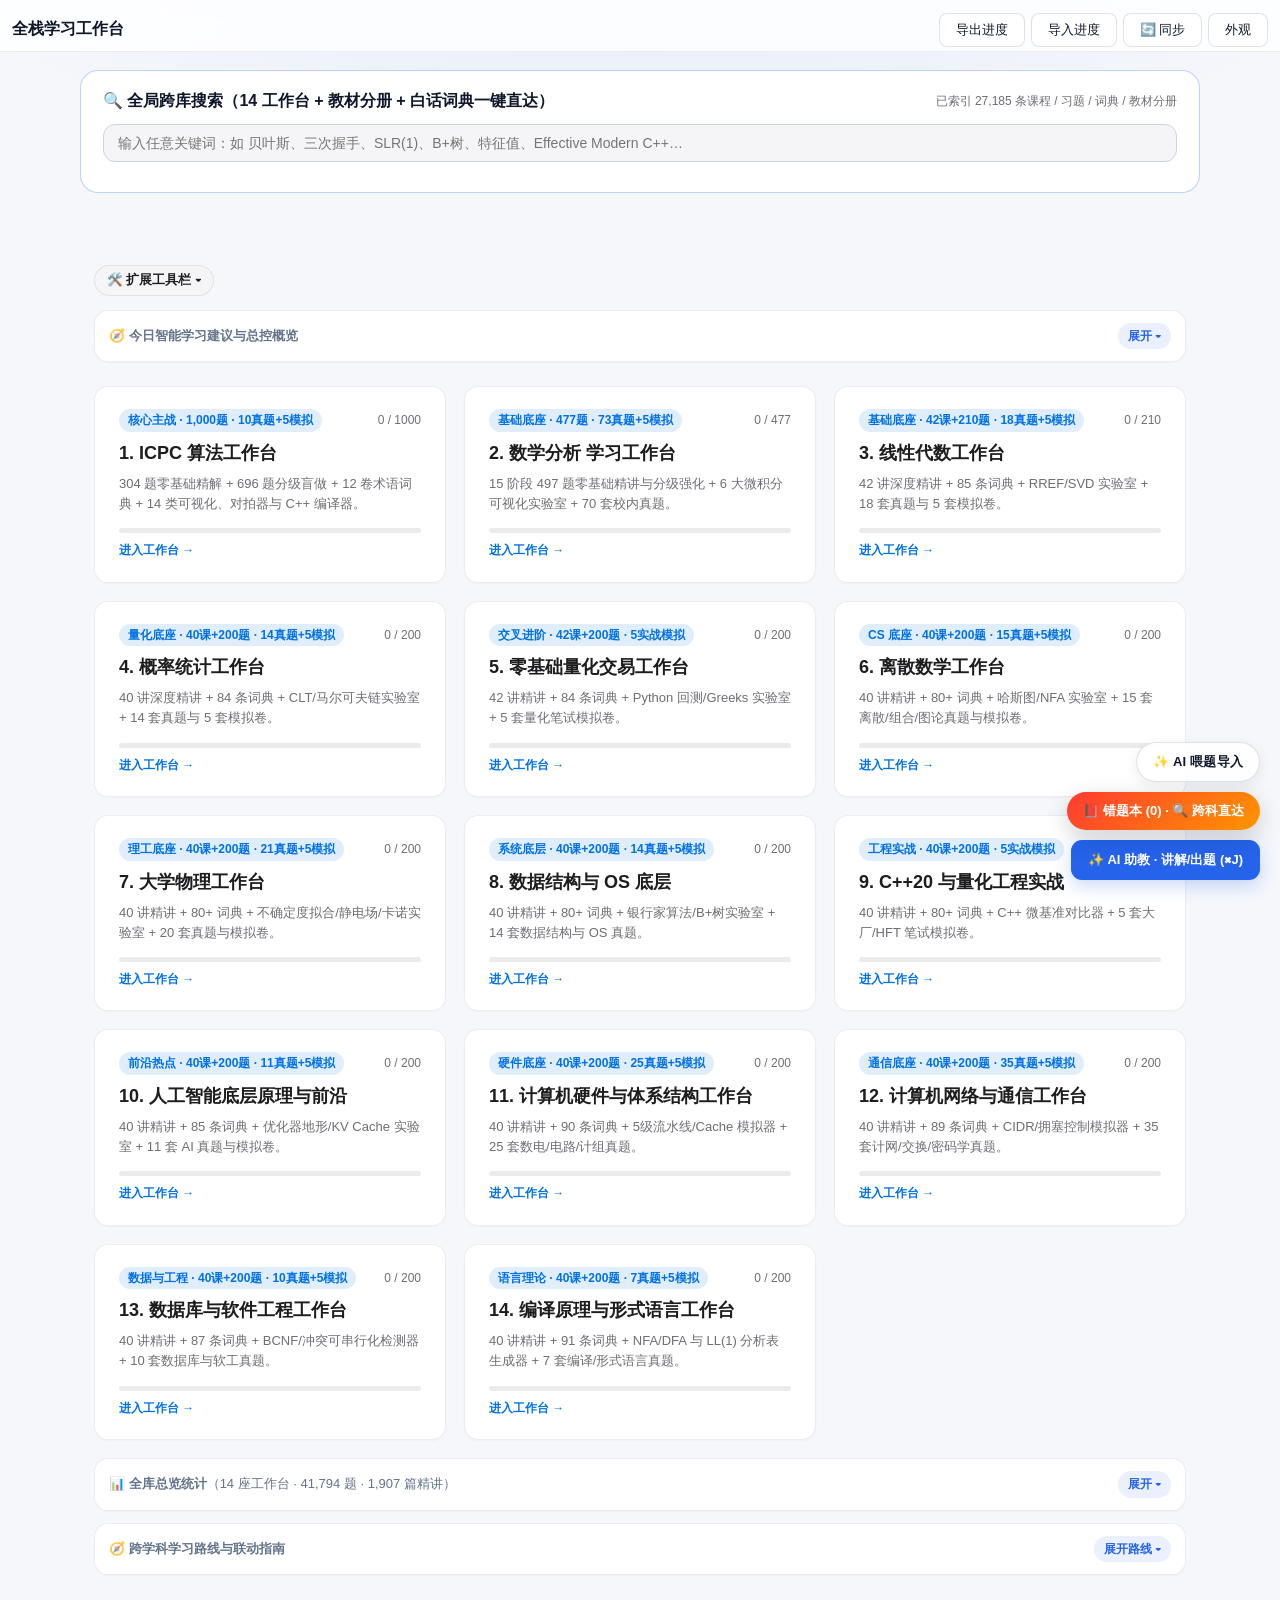
<file: workbench/index.html>
<!DOCTYPE html>
<html lang="zh-CN" data-theme="light">
<head>
<script>try{var _t=localStorage.getItem("wb_theme_v1");if(_t==="dark"||_t==="light")document.documentElement.setAttribute("data-theme",_t);}catch(e){}</script>
<meta charset="UTF-8" />
<meta name="viewport" content="width=device-width, initial-scale=1.0, viewport-fit=cover" />
<title>十四合一全栈培养方案总控门户</title>

<!-- R14_UI_START -->
<!-- R14_UI_END -->
<!-- R15_UI_START -->
<!-- R15_UI_END -->
<!-- R16_FIX_CSS_START -->
<!-- R16_FIX_CSS_END -->
<!-- R17_POLISH_START -->
<!-- R17_POLISH_END -->
<!-- R18_COMPLETE_CSS_START -->
<!-- R18_COMPLETE_CSS_END -->

<!-- ITER10_POLISH_START -->
<!-- ITER10_POLISH_END -->
<!-- C4_ICPC_STD_START -->
<!-- C4_ICPC_STD_END -->
<!-- NO_OVERLAP_FAB_START --><!-- Managed centrally by shared/ui_polish.css --><!-- NO_OVERLAP_FAB_END -->
<link rel="stylesheet" href="shared/portal.css">
<link rel="stylesheet" href="shared/ui_polish.css">
<link rel="icon" href="data:image/svg+xml,<svg xmlns=%22http://www.w3.org/2000/svg%22 viewBox=%220 0 100 100%22><text y=%22.9em%22 font-size=%2290%22>📚</text></svg>">
<link rel="manifest" href="manifest.json" />
  <link rel="apple-touch-icon" href="icons/icon-192.png">
  <meta name="apple-mobile-web-app-capable" content="yes">
</head>
<body>
<header class="topbar">
  <strong>全栈学习工作台</strong>
  <div class="wb-portal-actions" style="display:flex;gap:6px;flex-wrap:nowrap;align-items:center;">
    <button class="btn" data-wb-action="export-all">导出进度</button>
    <button class="btn" data-wb-action="import-all">导入进度</button>
    <button class="btn" id="lanSyncBtn" data-wb-action="lan-sync">🔄 同步</button>
    <button class="btn" id="themeBtn" data-wb-action="toggle-theme">外观</button>
  </div>
</header>
<section id="globalSearchSection" style="max-width:1120px;margin:18px auto 24px;padding:18px 22px;border-radius:18px;border:1.5px solid rgba(59,130,246,0.35);background:var(--card,rgba(255,255,255,0.85));backdrop-filter:blur(12px);">
  <div style="display:flex;justify-content:space-between;align-items:center;flex-wrap:wrap;gap:10px;margin-bottom:10px;">
    <strong style="font-size:16px;">🔍 全局跨库搜索（14 工作台 + 教材分册 + 白话词典一键直达）</strong>
    <span id="globalSearchCount" style="font-size:12px;color:var(--muted,#64748b);">正在加载全局索引…</span>
  </div>
  <input id="globalHubSearchInput" type="search" placeholder="输入任意关键词：如 贝叶斯、三次握手、SLR(1)、B+树、特征值、Effective Modern C++…" style="width:100%;padding:10px 14px;border-radius:12px;border:1.5px solid var(--border-strong,#cbd5e1);background:var(--bg,#fff);color:var(--text,#0f172a);font-size:14px;box-sizing:border-box;" />
  <div id="globalHubSearchRes" style="margin-top:12px;display:grid;grid-template-columns:repeat(auto-fill,minmax(280px,1fr));gap:10px;max-height:360px;overflow:auto;"></div>
</section>
<main class="main" id="portalMain">

<!-- WB_V6_GLOBAL_SEARCH_START -->

<script src="books_data/global_search_meta.js"></script>
<!-- WB_V6_GLOBAL_SEARCH_END -->

<!-- UX_ROADMAP_START -->

<!-- UX_ROADMAP_END -->
<div id="portalDynamicHost"></div>

<div style="margin-top:18px;">
<details class="wb-cat-collapse" style="margin:8px 0 12px 0;">
  <summary class="wb-cat-summary">
    <span class="wb-cat-cur">📊 <strong>全库总览统计</strong>（14 座工作台 · 41,794 题 · 1,907 篇精讲）</span>
    <span class="wb-cat-toggle">展开 ▾</span>
  </summary>
  <div style="padding:10px 12px;"><!-- R5_LIVE_STATS_START -->
<div class="r5-live-stats" id="r5LiveStats">
  <div class="r5-stat-pill"><b>14 座</b><span>全栈学科交互工作台</span></div>
  <div class="r5-stat-pill"><b>41,794 道</b><span>12 科 Markdown 分层习题</span></div>
  <div class="r5-stat-pill"><b>1,907 篇</b><span>Markdown 零基础精讲</span></div>
  <div class="r5-stat-pill"><b>ICPC 母版</b><span>全库统一舒适排版</span></div>
</div>
<!-- R5_LIVE_STATS_END --></div>
</details>
<details class="wb-cat-collapse" style="margin:8px 0 14px 0;">
  <summary class="wb-cat-summary">
    <span class="wb-cat-cur">🧭 <strong>跨学科学习路线与联动指南</strong></span>
    <span class="wb-cat-toggle">展开路线 ▾</span>
  </summary>
  <div style="padding:10px 12px;"><section style="margin:0 0 28px 0;padding:22px;border-radius:22px;border:1px solid rgba(15,23,42,0.08);background:var(--card,rgba(255,255,255,0.86));box-shadow:0 10px 30px rgba(15,23,42,0.04);">
  <div style="display:flex;justify-content:space-between;align-items:center;flex-wrap:wrap;gap:10px;margin-bottom:14px;">
    <h2 style="margin:0;font-size:18px;letter-spacing:-0.02em;">🧭 大一新生全栈学习路线与跨学科联动</h2>
    <span style="font-size:12.5px;color:var(--muted,#64748b);">按阶段点击直达对应工作台，建议配合各科「🌐 3D 知识树」与「⭐ 收藏复习」使用</span>
  </div>
  <div style="display:grid;grid-template-columns:repeat(auto-fit,minmax(220px,1fr));gap:12px;">
    <div style="padding:14px;border-radius:16px;background:var(--bg,rgba(248,250,252,0.8));border:1px solid rgba(59,130,246,0.18);">
      <div style="font-size:12px;font-weight:700;color:#3b82f6;margin-bottom:6px;">阶段 1 · 数理地基</div>
      <div style="display:flex;flex-wrap:wrap;gap:6px;">
        <a class="cross-link-pill" href="./C4_%E6%95%B0%E5%AD%A6%E5%88%86%E6%9E%90%E5%AD%A6%E4%B9%A0%E5%B7%A5%E4%BD%9C%E5%8F%B0.html">数学分析 ↗</a>
        <a class="cross-link-pill" href="./%E7%BA%BF%E6%80%A7%E4%BB%A3%E6%95%B0%E5%B7%A5%E4%BD%9C%E5%8F%B0.html">线性代数 ↗</a>
        <a class="cross-link-pill" href="./%E6%A6%82%E7%8E%87%E7%BB%9F%E8%AE%A1%E5%B7%A5%E4%BD%9C%E5%8F%B0.html">概率统计 ↗</a>
        <a class="cross-link-pill" href="./%E7%A6%BB%E6%95%A3%E6%95%B0%E5%AD%A6%E5%B7%A5%E4%BD%9C%E5%8F%B0.html">离散数学 ↗</a>
      </div>
    </div>
    <div style="padding:14px;border-radius:16px;background:var(--bg,rgba(248,250,252,0.8));border:1px solid rgba(16,185,129,0.2);">
      <div style="font-size:12px;font-weight:700;color:#10b981;margin-bottom:6px;">阶段 2 · 算法与底层底座</div>
      <div style="display:flex;flex-wrap:wrap;gap:6px;">
        <a class="cross-link-pill" href="./ICPC%E5%85%A8%E5%BA%93%E5%AD%A6%E4%B9%A0%E5%B7%A5%E4%BD%9C%E5%8F%B0.html">ICPC 全库 ↗</a>
        <a class="cross-link-pill" href="./%E5%A4%A7%E5%AD%A6%E7%89%A9%E7%90%86%E5%B7%A5%E4%BD%9C%E5%8F%B0.html">大学物理 ↗</a>
        <a class="cross-link-pill" href="./%E8%AE%A1%E7%AE%97%E6%9C%BA%E7%A1%AC%E4%BB%B6%E4%B8%8E%E4%BD%93%E7%B3%BB%E7%BB%93%E6%9E%84%E5%B7%A5%E4%BD%9C%E5%8F%B0.html">硬件体系 ↗</a>
      </div>
    </div>
    <div style="padding:14px;border-radius:16px;background:var(--bg,rgba(248,250,252,0.8));border:1px solid rgba(139,92,246,0.2);">
      <div style="font-size:12px;font-weight:700;color:#8b5cf6;margin-bottom:6px;">阶段 3 · 系统与软件工程</div>
      <div style="display:flex;flex-wrap:wrap;gap:6px;">
        <a class="cross-link-pill" href="./%E6%95%B0%E6%8D%AE%E7%BB%93%E6%9E%84%E4%B8%8EOS%E5%B7%A5%E4%BD%9C%E5%8F%B0.html">数据结构与OS ↗</a>
        <a class="cross-link-pill" href="./%E8%AE%A1%E7%AE%97%E6%9C%BA%E7%BD%91%E7%BB%9C%E4%B8%8E%E9%80%9A%E4%BF%A1%E5%B7%A5%E4%BD%9C%E5%8F%B0.html">计网通信 ↗</a>
        <a class="cross-link-pill" href="./%E6%95%B0%E6%8D%AE%E5%BA%93%E4%B8%8E%E8%BD%AF%E4%BB%B6%E5%B7%A5%E7%A8%8B%E5%B7%A5%E4%BD%9C%E5%8F%B0.html">数据库软工 ↗</a>
        <a class="cross-link-pill" href="./%E7%BC%96%E8%AF%91%E5%8E%9F%E7%90%86%E4%B8%8E%E5%BD%A2%E5%BC%8F%E8%AF%AD%E8%A8%80%E5%B7%A5%E4%BD%9C%E5%8F%B0.html">编译原理 ↗</a>
      </div>
    </div>
    <div style="padding:14px;border-radius:16px;background:var(--bg,rgba(248,250,252,0.8));border:1px solid rgba(245,158,11,0.22);">
      <div style="font-size:12px;font-weight:700;color:#d97706;margin-bottom:6px;">阶段 4 · AI 与量化实战</div>
      <div style="display:flex;flex-wrap:wrap;gap:6px;">
        <a class="cross-link-pill" href="./%E4%BA%BA%E5%B7%A5%E6%99%BA%E8%83%BD%E5%B7%A5%E4%BD%9C%E5%8F%B0.html">人工智能 ↗</a>
        <a class="cross-link-pill" href="./C++20%E4%B8%8E%E9%87%8F%E5%8C%96%E5%B7%A5%E7%A8%8B%E5%B7%A5%E4%BD%9C%E5%8F%B0.html">C++20 工程 ↗</a>
        <a class="cross-link-pill" href="./%E9%87%8F%E5%8C%96%E4%BA%A4%E6%98%93%E5%B7%A5%E4%BD%9C%E5%8F%B0.html">量化交易 ↗</a>
      </div>
    </div>
  </div>
</section></div>
</details>
</div>
</main>

<!-- stem_ai_exam extracted -->

<script src="books_data/cross_search_data.js"></script>

<script id="gh-repos-data" type="application/json">[{"name": "faranten/bupt-cs-gallery", "desc": "北邮 CS 前六学期课程资料与学长避坑指南 (437★)", "url": "https://github.com/faranten/bupt-cs-gallery"}, {"name": "Yokumii/BUPT-SCS-Courses-Shared", "desc": "北邮计算机学院 23 级计科课程存档与笔记汇总", "url": "https://github.com/Yokumii/BUPT-SCS-Courses-Shared"}, {"name": "MBR000/Learning-materials", "desc": "北邮计科大二上/下与大三上往年题与复习资料", "url": "https://github.com/MBR000/Learning-materials"}, {"name": "Holour/BUPT-Learning_Materials", "desc": "北邮《数据结构与算法分析》复习笔记与代码示例", "url": "https://github.com/Holour/BUPT-Learning_Materials"}, {"name": "datawhalechina/pumpkin-book", "desc": "《南瓜书》：周志华机器学习（西瓜书）全部公式逐行推导 (26.2k★)", "url": "https://github.com/datawhalechina/pumpkin-book"}, {"name": "lydrainbowcat/tedukuri", "desc": "《算法竞赛进阶指南》（蓝书）官方标程、数据与勘误 (2.6k★)", "url": "https://github.com/lydrainbowcat/tedukuri"}, {"name": "aoapc-book/aoapc-bac2nd", "desc": "《算法竞赛入门经典 第2版》（紫书）官方源码仓库 (2.8k★)", "url": "https://github.com/aoapc-book/aoapc-bac2nd"}, {"name": "luoyongjun999/code", "desc": "罗勇军《算法竞赛》配套章节源码仓库", "url": "https://github.com/luoyongjun999/code"}]</script>
<!-- AI_FEED_IMPORTER_START -->

<button id="aiFeedFab" type="button" title="Alt+I 打开 AI 喂题自动生成标准题解并导入工作台">✨ AI 喂题导入</button>
<div id="aiFeedOverlay" role="dialog" aria-modal="true" aria-label="AI 喂题生成标准题解并自动导入工作台">
  <div id="aiFeedModal">
    <div style="display:flex;justify-content:space-between;align-items:center;margin-bottom:14px;">
      <div>
        <div style="font-size:17px;font-weight:700;">✨ AI 喂题 → 标准规范题解 → 自动导入工作台</div>
        <div style="font-size:12px;opacity:0.72;margin-top:2px;">自动按当前工作台规范生成 8 段式零基础精解（含公式/代码/易错点），直接写入左侧目录并持久化保存</div>
      </div>
      <button id="aiFeedClose" class="aif-btn aif-btn-ghost" type="button">关闭</button>
    </div>

    <div class="aif-row">
      <div class="aif-col">
        <label class="aif-label">模型接口</label>
        <select id="aifProvider" class="aif-select">
          <option value="gemini">Google Gemini (原生 REST)</option>
          <option value="openai">OpenAI 兼容 (/v1/chat/completions)</option>
        </select>
      </div>
      <div class="aif-col">
        <label class="aif-label">Base URL（OpenAI 兼容时必填）</label>
        <input id="aifBaseUrl" class="aif-input" placeholder="https://api.openai.com/v1" />
      </div>
      <div class="aif-col">
        <label class="aif-label">模型名称</label>
        <input id="aifModel" class="aif-input" placeholder="gemini-2.5-flash / gpt-4o-mini" />
      </div>
    </div>

    <div class="aif-row">
      <div class="aif-col">
        <label class="aif-label">API Key（自动同步本地浏览器配置）</label>
        <input id="aifApiKey" class="aif-input" type="password" placeholder="粘贴你的 Gemini / OpenAI API Key" />
      </div>
      <div class="aif-col">
        <label class="aif-label">导入分组 / 目标位置</label>
        <select id="aifTargetGroup" class="aif-select"></select>
      </div>
      <div class="aif-col">
        <label class="aif-label">题目截图（可选，支持图片识题）</label>
        <input id="aifImageInput" class="aif-input" type="file" accept="image/*" />
      </div>
    </div>

    <div style="margin-bottom:12px;">
      <label class="aif-label">不会的题目 / 题号 / 题面 / 你的卡壳点</label>
      <textarea id="aifPrompt" class="aif-textarea" placeholder="直接粘贴题面、截图或题号（例如：洛谷 P3372 线段树1 / 线性代数：证明实对称矩阵不同特征值的特征向量正交 / 计组：某 Cache 4路组相联计算题...），AI 将自动生成标准规范题解并直接导入当前工作台！"></textarea>
    </div>

    <div class="aif-row" style="justify-content:space-between;">
      <div style="display:flex;gap:8px;flex-wrap:wrap;">
        <button id="aifRunBtn" class="aif-btn aif-btn-primary" type="button">🚀 生成标准题解并自动导入</button>
        <button id="aifExportBtn" class="aif-btn aif-btn-ghost" type="button">导出已导入题解 (.json)</button>
      </div>
      <span style="font-size:12px;opacity:0.65;">快捷键：Alt + I</span>
    </div>

    <div id="aifStatus" class="aif-status"></div>
    <div id="aifPreviewBox" class="aif-reader-box" style="display:none;"></div>

    <div class="aif-saved-list">
      <div style="font-size:13px;font-weight:700;margin-bottom:8px;">📚 本工作台已导入的 AI 题解（<span id="aifSavedCount">0</span>）</div>
      <div id="aifSavedItems"></div>
    </div>
  </div>
</div>

<!-- AI_FEED_IMPORTER_END -->

<!-- R14_JS_START -->
<!-- R14_JS_END -->
<!-- R15_JS_START -->
<!-- R15_JS_END -->
<!-- R17_JS_START -->
<!-- R17_JS_END -->

<!-- ITER10_JS_START -->
<!-- ITER10_JS_END -->
<!-- C4_ICPC_JS_START -->
<!-- C4_ICPC_JS_END -->

<script src="shared/portal.js"></script>
<script src="shared/modules/ai_client.js" defer></script>
<script src="shared/storage_idb.js" defer></script>
<script src="shared/modules/stem_ai_exam.js" defer></script>
<script src="shared/ui_polish.js" defer></script>

</body>
</html>
</file>
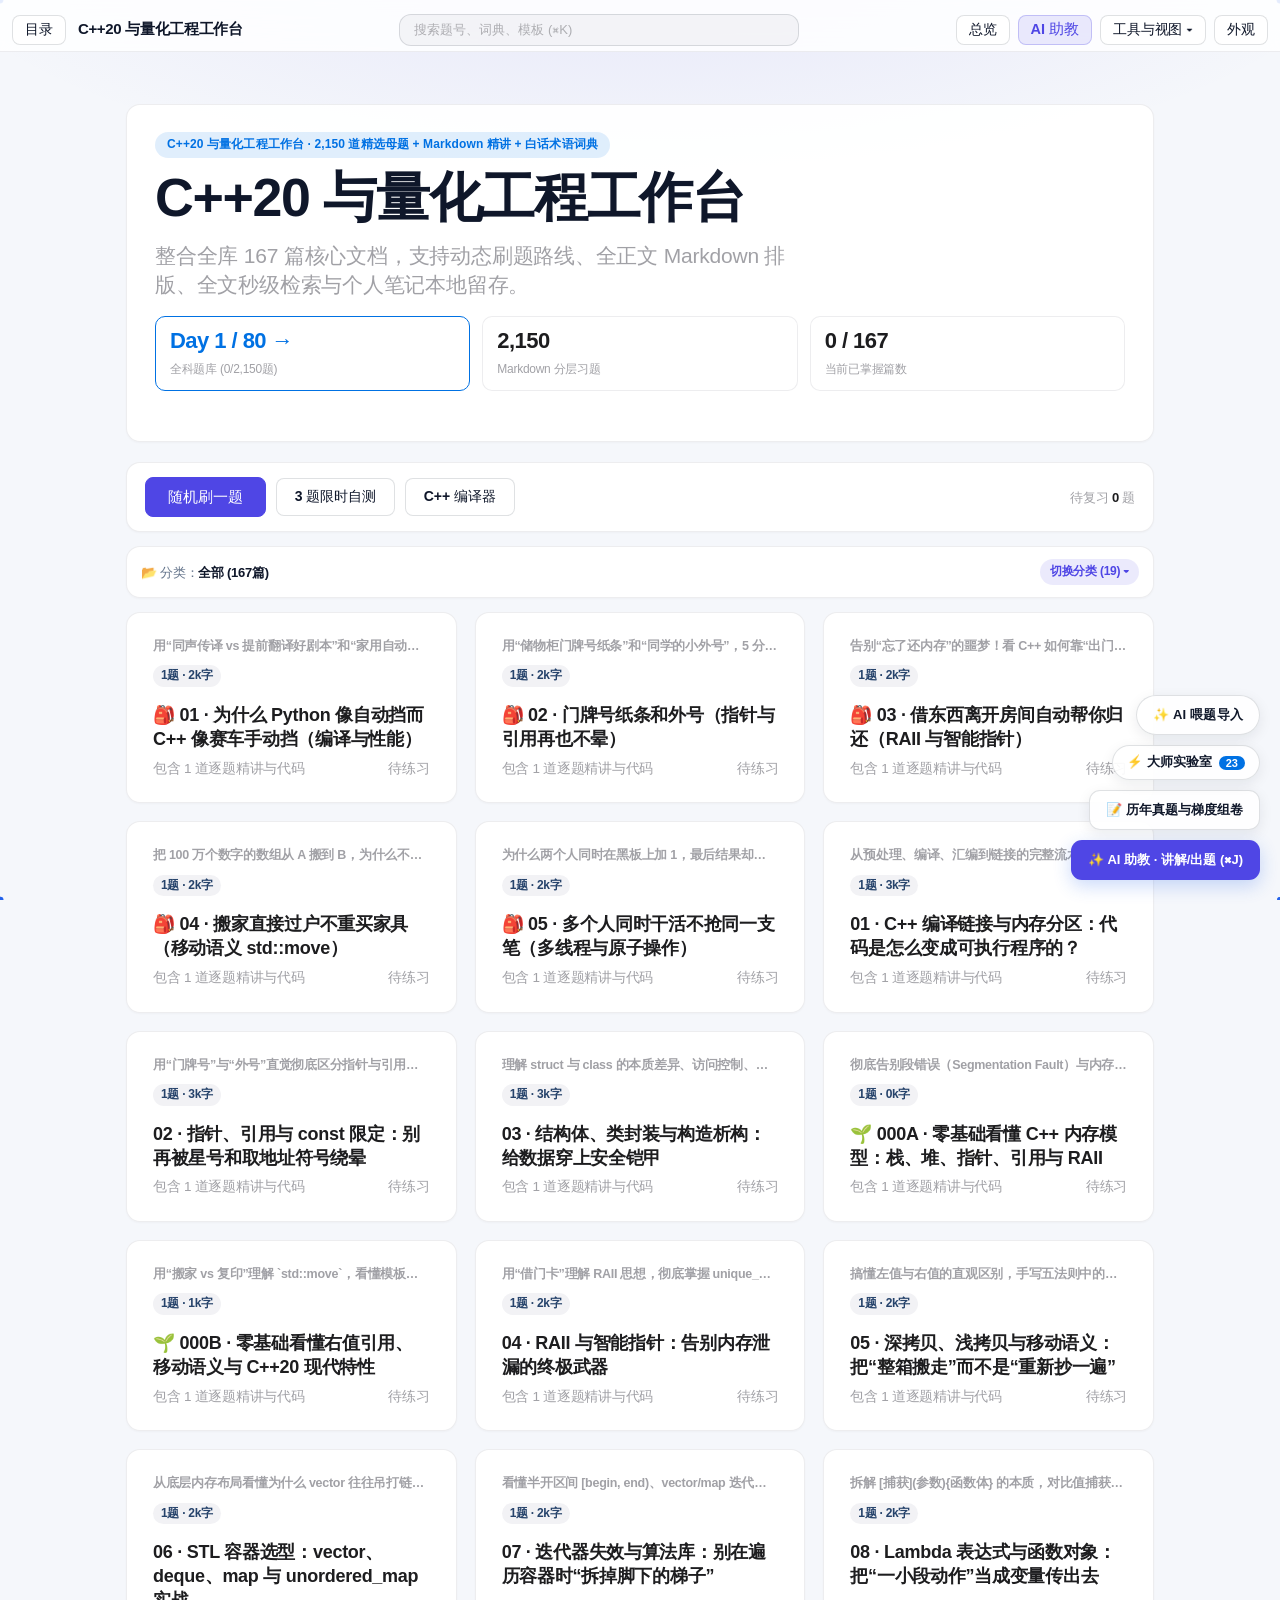
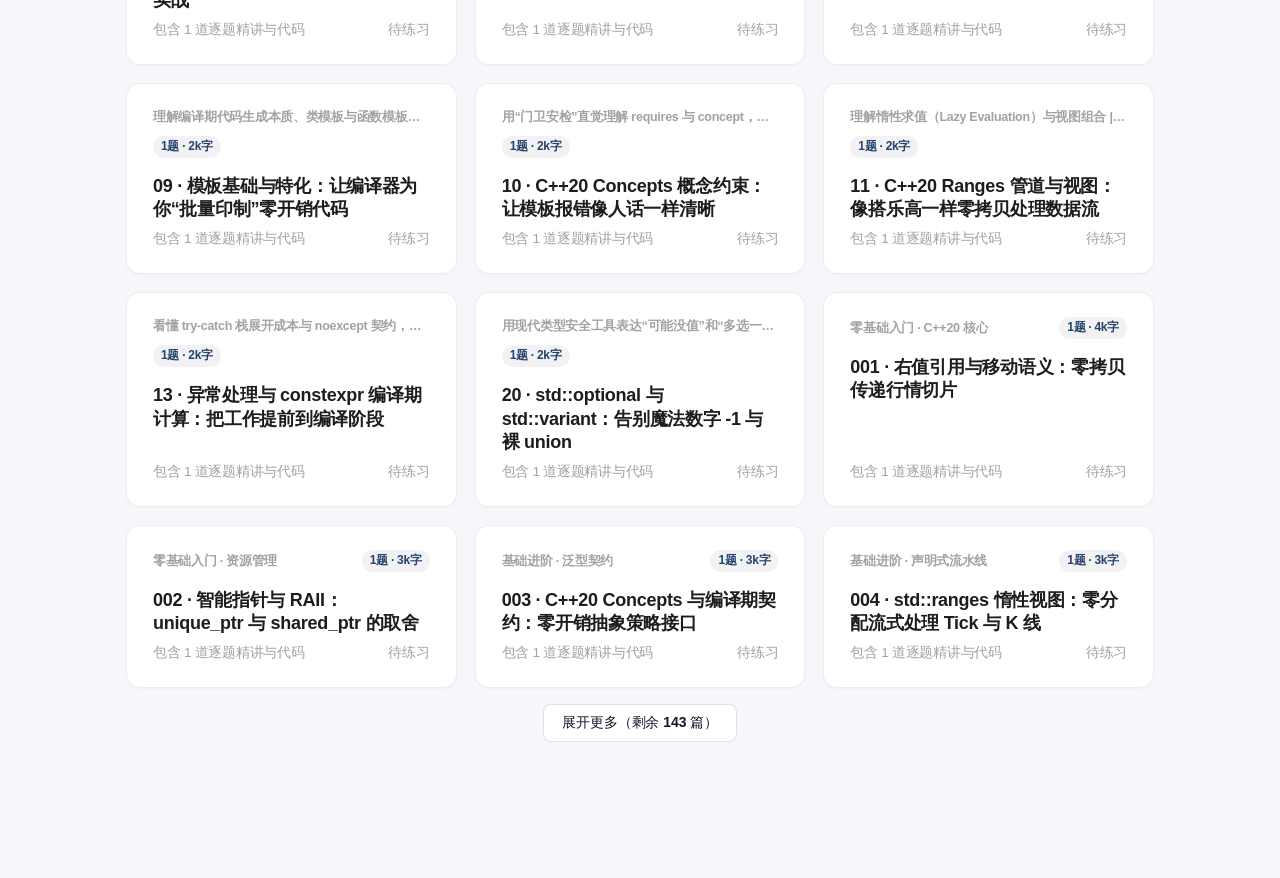
<file: workbench/C++20与量化工程工作台.html>
<!DOCTYPE html>
<html lang="zh-CN" data-theme="light">
<head>
<meta charset="UTF-8" />
<meta name="viewport" content="width=device-width, initial-scale=1.0, viewport-fit=cover" />
<meta name="apple-mobile-web-app-capable" content="yes" />
<title>C++20 与量化工程工作台</title>
<link rel="stylesheet" href="vendor/katex/katex.min.css" media="print" onload="this.media='all'" />
<script defer src="vendor/katex/katex.min.js"></script>
<script defer src="vendor/katex/auto-render.min.js"></script>
<link rel="stylesheet" href="shared/workbench.css">
<link rel="stylesheet" href="shared/ui_polish.css">
<link rel="icon" href="data:image/svg+xml,<svg xmlns=%22http://www.w3.org/2000/svg%22 viewBox=%220 0 100 100%22><text y=%22.9em%22 font-size=%2290%22>📚</text></svg>">
<link rel="manifest" href="manifest.json" />
  <link rel="apple-touch-icon" href="icons/icon-192.png">
  <meta name="apple-mobile-web-app-capable" content="yes">
</head>
<body>
<div id="readProgress"></div>
<div id="trdPrintArea"></div>
<button id="backToTop" onclick="window.scrollTo({top:0,behavior:'smooth'})">回到顶部</button>
<div id="termPopover" role="tooltip" aria-hidden="true"></div>
<div id="extModalBackdrop" class="ext-modal-backdrop" onclick="if(event.target===this)closeExtModal()">
  <div class="ext-modal">
    <div class="ext-modal-head">
      <div id="extModalTitle" style="font-weight:600;font-size:15px;"></div>
      <button class="btn" style="height:28px;padding:0 12px;" onclick="closeExtModal()">关闭</button>
    </div>
    <div class="ext-modal-body" id="extModalBody"></div>
  </div>
</div>
<canvas id="particle-canvas" style="position:fixed;inset:0;pointer-events:none;z-index:20;"></canvas>

<aside id="aiDrawer" class="ai-drawer" aria-label="AI 助教">
  <div class="ai-head">
    <div>
      <div class="ai-title" style="font-weight:600;font-size:14.5px;">AI 学科助教</div>
      <div id="aiCtxLabel" style="font-size:11.5px;color:var(--muted);">已关联当前页面上下文</div>
    </div>
    <div style="display:flex;gap:6px;">
      <button class="btn" style="height:28px;padding:0 10px;font-size:12px;" onclick="document.getElementById('aiCfgPanel').classList.toggle('open')">设置 API</button>
      <button class="btn" style="height:28px;padding:0 10px;font-size:12px;" onclick="clearAiChat()">清空</button>
      <button class="btn" style="height:28px;padding:0 10px;font-size:12px;" onclick="toggleAiDrawer(false)">关闭</button>
    </div>
  </div>
  <div id="aiCfgPanel" class="ai-cfg">
    <div style="display:flex;gap:6px;">
      <select id="aiProvider" class="calc-input" style="height:30px;" aria-label="选择 AI 服务商" onchange="saveAiConfig()">
        <option value="" disabled>请选择 AI 服务商...</option>
        <option value="gemini">服务商：Gemini 官方接口</option>
        <option value="openai">服务商：OpenAI / DeepSeek / 本地 Ollama</option>
      </select>
      <input id="aiModel" class="calc-input" style="height:30px;" placeholder="模型名 (如 gemini-2.5-flash)" onchange="saveAiConfig()" />
    </div>
    <input id="aiBaseUrl" class="calc-input" style="height:30px;" placeholder="Base URL (OpenAI兼容填如 https://api.deepseek.com/v1)" onchange="saveAiConfig()" />
    <input id="aiApiKey" class="calc-input" style="height:30px;" type="password" placeholder="API Key (仅保存在本地浏览器 localStorage)" onchange="saveAiConfig()" />
    <label style="display:flex;align-items:center;gap:6px;color:var(--muted);font-size:11.5px;">
      <input id="aiUseProxy" type="checkbox" onchange="saveAiConfig()"> 若遇跨域(CORS)拦截，通过本地/服务器 /ai_chat 代理转发
    </label>
  </div>
  <div class="ai-msgs" id="aiMsgs"></div>
  <div class="ai-quick-chips">
    <button class="ai-chip" onclick="askAiQuick('这题的推导过程我没太看懂，能用最通俗的直觉再讲一遍吗？')">通俗讲推导</button>
    <button class="ai-chip" onclick="askAiQuick('这题的时间和空间复杂度为什么是这样？有哪些常见坑点？')">复杂度与坑点</button>
    <button class="ai-chip" onclick="askAiQuick('请帮我逐步检查当前题目的推导步骤，并指出最容易出错的环节。')">检查推导步骤</button>
    <button class="ai-chip" onclick="askAiQuick('请给我出一组典型反例与极端边界条件，检验我的理解是否有漏洞。')">给一组反例与边界条件</button>
  </div>
  <div class="ai-input-bar">
    <textarea id="aiInput" class="ai-textarea" placeholder="随时问算法、公式或代码问题 (Enter 发送)..." onkeydown="if(event.key==='Enter'&&!event.shiftKey){event.preventDefault();sendAiMessage();}"></textarea>
    <button id="aiSendBtn" class="btn btn-primary" style="height:36px;padding:0 14px;" onclick="sendAiMessage()">发送</button>
  </div>
</aside>

<header class="topbar">
  <div class="topbar-left">
    <button class="btn" id="toggleSidebar" style="height:30px;padding:0 12px;">目录</button>
    <div class="brand" id="homeBtn">C++20 与量化工程工作台</div>
  </div>
  <div class="search-wrap">
    <input id="searchInput" class="search-box" type="search" placeholder="搜索题号、词典、模板 (⌘K)" />
  </div>
  <div class="topbar-right">
    <button class="btn" id="topHomeBtn" onclick="renderHome()" style="height:30px;padding:0 12px;">总览</button>
    <button class="btn" id="treeTopBtn" onclick="renderAlgoTree()" style="height:30px;padding:0 12px;">🌳 知识树状图</button>
    <button class="btn" onclick="renderIcpcTextbooks()" style="height:30px;padding:0 12px;">📚 教材与零基础</button>
    <button class="btn" id="roadmapBtn" style="height:30px;padding:0 12px;">80天路线</button>
    <button class="btn" id="dictTopBtn" onclick="openDictModal()" style="height:30px;padding:0 12px;">📖 术语词典</button>
    <button class="btn" id="vizTopBtn" style="height:30px;padding:0 12px;">可视化</button>
    <button class="btn btn-primary" onclick="toggleAiDrawer()" style="height:30px;padding:0 12px;">AI 助教</button>
    <button class="btn" onclick="openCommandPalette()" style="height:30px;padding:0 12px;">工具箱 ⌘K</button>
    <button class="btn" id="themeBtn" style="height:30px;padding:0 12px;">外观</button>
  </div>
</header>

<div class="layout">
  <aside class="sidebar collapsed" id="sidebar"></aside>
  <main class="main" id="main"></main>
  <aside class="viz-sidebar" id="vizSidebar"></aside>
</div>

<script>window.__WB_SUBJECT_NAME__ = "C++20 与量化工程";
window.__WB_CONFIG__ = {"slug": "cpp", "activeTab": "ALL", "heroEyebrow": "C++20 与量化工程工作台 · 2,150 道精选母题 + Markdown 精讲 + 白话术语词典", "heroTitle": "C++20 与量化工程工作台", "heroDesc": "整合全库 ${DOCS.length} 篇核心文档，支持动态刷题路线、全正文 Markdown 排版、全文秒级检索与个人笔记本地留存。", "docChunks": ["data/cpp/docs_c0.js", "data/cpp/docs_c1.js", "data/cpp/docs_c2.js", "data/cpp/docs_c3.js", "data/cpp/docs_c4.js", "data/cpp/docs_c5.js"], "bankChunks": ["data/cpp/bank_c0.js", "data/cpp/bank_c1.js", "data/cpp/bank_c2.js", "data/cpp/bank_c3.js", "data/cpp/bank_c4.js", "data/cpp/bank_c5.js", "data/cpp/bank_c6.js", "data/cpp/bank_c7.js", "data/cpp/bank_c8.js", "data/cpp/bank_c9.js", "data/cpp/bank_c10.js"], "stat3Label": "Markdown 分层习题", "stat3Val": "2,150", "stat3Sub": "L1零基础 · L2进阶 · L3综合"};</script>
<script src="data/cpp/core.js"></script>
<script src="shared/tree3d.js" defer></script>
<script src="shared/modules/ai_client.js" defer></script>
<script src="shared/workbench_engine.js" defer></script>
<script src="shared/modules/roadmap.js" defer></script>
<script src="shared/modules/viz_engine.js" defer></script>
<script src="shared/modules/glossary_pedagogy.js" defer></script>
<script src="shared/modules/algo_tree.js" defer></script>
<script src="shared/modules/ai_assistant.js" defer></script>
<script src="shared/modules/vp_stress.js" defer></script>

<button id="aiFeedFab" type="button" title="Alt+I 打开 AI 喂题自动生成标准题解并导入工作台">✨ AI 喂题导入</button>
<div id="aiFeedOverlay" role="dialog" aria-modal="true" aria-label="AI 喂题生成标准题解并自动导入工作台">
  <div id="aiFeedModal">
    <div style="display:flex;justify-content:space-between;align-items:center;margin-bottom:14px;">
      <div>
        <div style="font-size:17px;font-weight:700;">✨ AI 喂题 → 标准规范题解 → 自动导入工作台</div>
        <div style="font-size:12px;opacity:0.72;margin-top:2px;">自动按当前工作台规范生成 8 段式零基础精解（含公式/代码/易错点），直接写入左侧目录并持久化保存</div>
      </div>
      <button id="aiFeedClose" class="aif-btn aif-btn-ghost" type="button">关闭</button>
    </div>

    <div class="aif-row">
      <div class="aif-col">
        <label class="aif-label">模型接口</label>
        <select id="aifProvider" class="aif-select">
          <option value="gemini">Google Gemini (原生 REST)</option>
          <option value="openai">OpenAI 兼容 (/v1/chat/completions)</option>
        </select>
      </div>
      <div class="aif-col">
        <label class="aif-label">Base URL（OpenAI 兼容时必填）</label>
        <input id="aifBaseUrl" class="aif-input" placeholder="https://api.openai.com/v1" />
      </div>
      <div class="aif-col">
        <label class="aif-label">模型名称</label>
        <input id="aifModel" class="aif-input" placeholder="gemini-2.5-flash / gpt-4o-mini" />
      </div>
    </div>

    <div class="aif-row">
      <div class="aif-col">
        <label class="aif-label">API Key（自动同步本地浏览器配置）</label>
        <input id="aifApiKey" class="aif-input" type="password" placeholder="粘贴你的 Gemini / OpenAI API Key" />
      </div>
      <div class="aif-col">
        <label class="aif-label">导入分组 / 目标位置</label>
        <select id="aifTargetGroup" class="aif-select"></select>
      </div>
      <div class="aif-col">
        <label class="aif-label">题目截图（可选，支持图片识题）</label>
        <input id="aifImageInput" class="aif-input" type="file" accept="image/*" />
      </div>
    </div>

    <div style="margin-bottom:12px;">
      <label class="aif-label">不会的题目 / 题号 / 题面 / 你的卡壳点</label>
      <textarea id="aifPrompt" class="aif-textarea" placeholder="直接粘贴题面、截图或题号（例如：洛谷 P3372 线段树1 / 线性代数：证明实对称矩阵不同特征值的特征向量正交 / 计组：某 Cache 4路组相联计算题...），AI 将自动生成标准规范题解并直接导入当前工作台！"></textarea>
    </div>

    <div class="aif-row" style="justify-content:space-between;">
      <div style="display:flex;gap:8px;flex-wrap:wrap;">
        <button id="aifRunBtn" class="aif-btn aif-btn-primary" type="button">🚀 生成标准题解并自动导入</button>
        <button id="aifExportBtn" class="aif-btn aif-btn-ghost" type="button">导出已导入题解 (.json)</button>
      </div>
      <span style="font-size:12px;opacity:0.65;">快捷键：Alt + I</span>
    </div>

    <div id="aifStatus" class="aif-status"></div>
    <div id="aifPreviewBox" class="aif-reader-box" style="display:none;"></div>

    <div class="aif-saved-list">
      <div style="font-size:13px;font-weight:700;margin-bottom:8px;">📚 本工作台已导入的 AI 题解（<span id="aifSavedCount">0</span>）</div>
      <div id="aifSavedItems"></div>
    </div>
  </div>
</div>

<script src="shared/storage_idb.js" defer></script>
  <script src="shared/modules/stem_ai_exam.js" defer></script>
  <script src="shared/workbench_addons.js" defer></script>
  <script src="shared/ui_polish.js" defer></script>
<script src="books_data/catalog.js" defer></script>
<script src="shared/mastery_suite.js" defer></script>
</body>
</html>
</file>
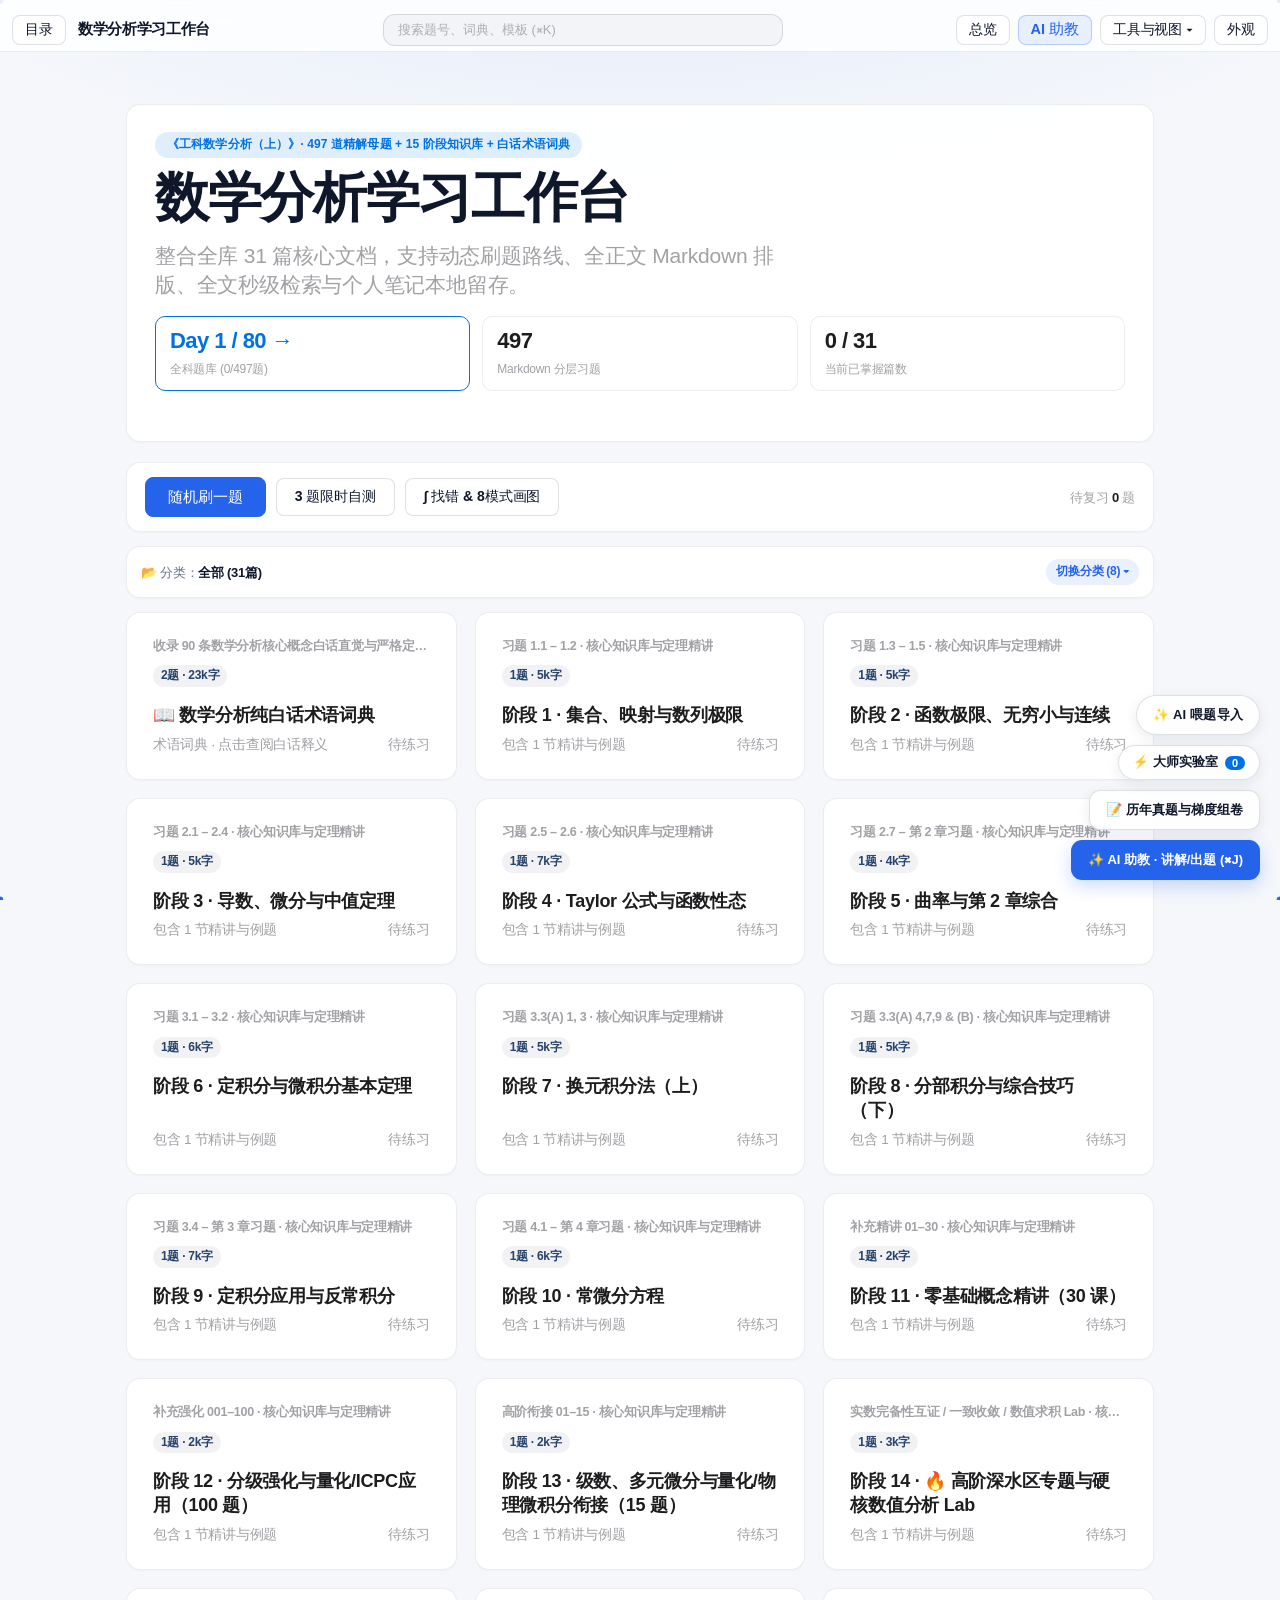
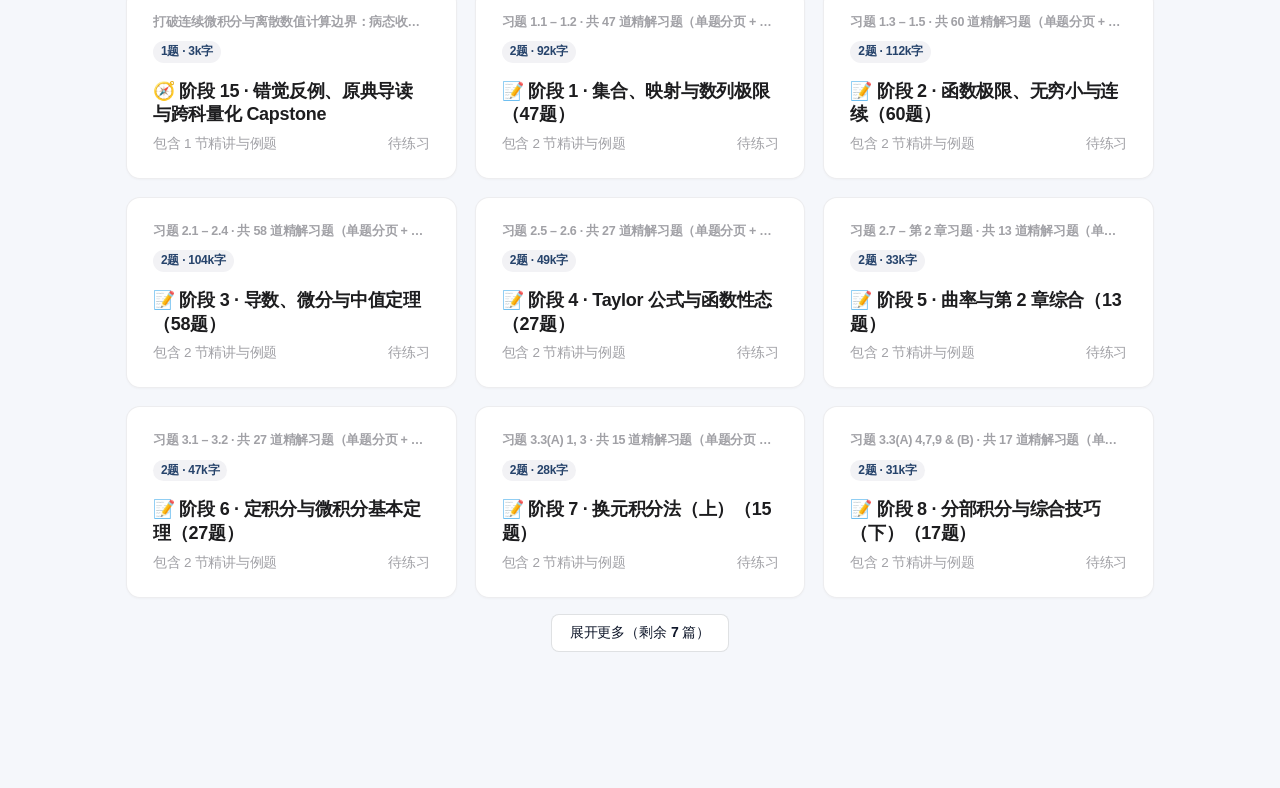
<file: workbench/C4_数学分析学习工作台.html>
<!DOCTYPE html>
<html lang="zh-CN" data-theme="light">
<head>
<meta charset="UTF-8" />
<meta name="viewport" content="width=device-width, initial-scale=1.0, viewport-fit=cover" />
<meta name="apple-mobile-web-app-capable" content="yes" />
<title>数学分析学习工作台 · 工科数学分析（上）</title>
<link rel="stylesheet" href="vendor/katex/katex.min.css" media="print" onload="this.media='all'" />
<script defer src="vendor/katex/katex.min.js"></script>
<script defer src="vendor/katex/auto-render.min.js"></script>
<link rel="stylesheet" href="shared/workbench.css">
<link rel="stylesheet" href="shared/ui_polish.css">
<link rel="icon" href="data:image/svg+xml,<svg xmlns=%22http://www.w3.org/2000/svg%22 viewBox=%220 0 100 100%22><text y=%22.9em%22 font-size=%2290%22>📚</text></svg>">
<link rel="manifest" href="manifest.json" />
  <link rel="apple-touch-icon" href="icons/icon-192.png">
  <meta name="apple-mobile-web-app-capable" content="yes">
</head>
<body>
<div id="readProgress"></div>
<div id="trdPrintArea"></div>
<button id="backToTop" onclick="window.scrollTo({top:0,behavior:'smooth'})">回到顶部</button>
<div id="termPopover" role="tooltip" aria-hidden="true"></div>
<div id="extModalBackdrop" class="ext-modal-backdrop" onclick="if(event.target===this)closeExtModal()">
  <div class="ext-modal">
    <div class="ext-modal-head">
      <div id="extModalTitle" style="font-weight:600;font-size:15px;"></div>
      <button class="btn" style="height:28px;padding:0 12px;" onclick="closeExtModal()">关闭</button>
    </div>
    <div class="ext-modal-body" id="extModalBody"></div>
  </div>
</div>
<canvas id="particle-canvas" style="position:fixed;inset:0;pointer-events:none;z-index:20;"></canvas>

<aside id="aiDrawer" class="ai-drawer" aria-label="AI 助教">
  <div class="ai-head">
    <div>
      <div class="ai-title" style="font-weight:600;font-size:14.5px;">AI 学科助教</div>
      <div id="aiCtxLabel" style="font-size:11.5px;color:var(--muted);">已关联当前页面上下文</div>
    </div>
    <div style="display:flex;gap:6px;">
      <button class="btn" style="height:28px;padding:0 10px;font-size:12px;" onclick="document.getElementById('aiCfgPanel').classList.toggle('open')">设置 API</button>
      <button class="btn" style="height:28px;padding:0 10px;font-size:12px;" onclick="clearAiChat()">清空</button>
      <button class="btn" style="height:28px;padding:0 10px;font-size:12px;" onclick="toggleAiDrawer(false)">关闭</button>
    </div>
  </div>
  <div id="aiCfgPanel" class="ai-cfg">
    <div style="display:flex;gap:6px;">
      <select id="aiProvider" class="calc-input" style="height:30px;" aria-label="选择 AI 服务商" onchange="saveAiConfig()">
        <option value="" disabled>请选择 AI 服务商...</option>
        <option value="gemini">服务商：Gemini 官方接口</option>
        <option value="openai">服务商：OpenAI / DeepSeek / 本地 Ollama</option>
      </select>
      <input id="aiModel" class="calc-input" style="height:30px;" placeholder="模型名 (如 gemini-2.5-flash)" onchange="saveAiConfig()" />
    </div>
    <input id="aiBaseUrl" class="calc-input" style="height:30px;" placeholder="Base URL (OpenAI兼容填如 https://api.deepseek.com/v1)" onchange="saveAiConfig()" />
    <input id="aiApiKey" class="calc-input" style="height:30px;" type="password" placeholder="API Key (仅保存在本地浏览器 localStorage)" onchange="saveAiConfig()" />
    <label style="display:flex;align-items:center;gap:6px;color:var(--muted);font-size:11.5px;">
      <input id="aiUseProxy" type="checkbox" onchange="saveAiConfig()"> 若遇跨域(CORS)拦截，通过本地/服务器 /ai_chat 代理转发
    </label>
  </div>
  <div class="ai-msgs" id="aiMsgs"></div>
  <div class="ai-quick-chips">
    <button class="ai-chip" onclick="askAiQuick('这题的推导过程我没太看懂，能用最通俗的直觉再讲一遍吗？')">通俗讲推导</button>
    <button class="ai-chip" onclick="askAiQuick('这道题的核心前提条件、隐含假设与常见易错坑点有哪些？')">前提条件与坑点</button>
    <button class="ai-chip" onclick="askAiQuick('请帮我逐步检查当前题目的推导步骤，并指出最容易出错的环节。')">检查推导步骤</button>
    <button class="ai-chip" onclick="askAiQuick('请给我出一组典型反例与极端边界条件，检验我的理解是否有漏洞。')">给一组反例与边界条件</button>
  </div>
  <div class="ai-input-bar">
    <textarea id="aiInput" class="ai-textarea" placeholder="随时问算法、公式或代码问题 (Enter 发送)..." onkeydown="if(event.key==='Enter'&&!event.shiftKey){event.preventDefault();sendAiMessage();}"></textarea>
    <button id="aiSendBtn" class="btn btn-primary" style="height:36px;padding:0 14px;" onclick="sendAiMessage()">发送</button>
  </div>
</aside>

<header class="topbar">
  <div class="topbar-left">
    <button class="btn" id="toggleSidebar" style="height:30px;padding:0 12px;">目录</button>
    <div class="brand" id="homeBtn">数学分析学习工作台</div>
  </div>
  <div class="search-wrap">
    <input id="searchInput" class="search-box" type="search" placeholder="搜索题号、词典、模板 (⌘K)" />
  </div>
  <div class="topbar-right">
    <button class="btn" id="topHomeBtn" onclick="renderHome()" style="height:30px;padding:0 12px;">总览</button>
    <button class="btn" id="treeTopBtn" onclick="renderAlgoTree()" style="height:30px;padding:0 12px;">🌳 知识树状图</button>
    <button class="btn" onclick="renderIcpcTextbooks()" style="height:30px;padding:0 12px;">📚 教材与零基础</button>
    <button class="btn" id="roadmapBtn" style="height:30px;padding:0 12px;">80天路线</button>
    <button class="btn" id="dictTopBtn" onclick="openDictModal()" style="height:30px;padding:0 12px;">📖 术语词典</button>
    <button class="btn" onclick="openCalculusSpecialLab('fault')" style="height:30px;padding:0 12px;">🔍 找错闯关 (18关)</button>
    <button class="btn" onclick="openCalculusSpecialLab('viz')" style="height:30px;padding:0 12px;">📊 8模式可视化实验室</button>
    <button class="btn" onclick="openCalculusSpecialLab('check')" style="height:30px;padding:0 12px;">✅ 11项严格自查</button>
        <button class="btn btn-primary" onclick="toggleAiDrawer()" style="height:30px;padding:0 12px;">AI 助教</button>
    <button class="btn" onclick="openCommandPalette()" style="height:30px;padding:0 12px;">工具箱 ⌘K</button>
    <button class="btn" id="themeBtn" style="height:30px;padding:0 12px;">外观</button>
  </div>
</header>

<div class="layout">
  <aside class="sidebar collapsed" id="sidebar"></aside>
  <main class="main" id="main"></main>
  <aside class="viz-sidebar" id="vizSidebar"></aside>
</div>

<script>window.__WB_SUBJECT_NAME__ = "数学分析";
window.__WB_CONFIG__ = {"slug":"c4","activeTab":"ALL","heroEyebrow":"《工科数学分析（上）》· 497 道精解母题 + 15 阶段知识库 + 白话术语词典","heroTitle":"数学分析学习工作台","heroDesc":"整合全库 ${DOCS.length} 篇核心知识库与分册习题，支持动态刷题路线、全正文 Markdown 排版、全文秒级检索与个人笔记本地留存。","docChunks":["data/c4/docs_c0.js","data/c4/docs_c1.js","data/c4/docs_c2.js"],"bankChunks":["data/c4/bank_c0.js","data/c4/bank_c1.js","data/c4/bank_c2.js","data/c4/bank_c3.js"],"stat3Label":"Markdown 分层习题","stat3Val":"497","stat3Sub":"L1极限连续 · L2导数微分 · L3中值与积分"};</script>
<script src="data/c4/core.js"></script>
<script src="shared/tree3d.js" defer></script>
<script src="shared/modules/ai_client.js" defer></script>
<script src="shared/workbench_engine.js" defer></script>
<script src="shared/modules/roadmap.js" defer></script>
<script src="shared/modules/viz_engine.js" defer></script>
<script src="shared/modules/glossary_pedagogy.js" defer></script>
<script src="shared/modules/algo_tree.js" defer></script>
<script src="shared/modules/ai_assistant.js" defer></script>
<script src="shared/modules/vp_stress.js" defer></script>
<script src="shared/modules/calculus_special_labs.js" defer></script>

<button id="aiFeedFab" type="button" title="Alt+I 打开 AI 喂题自动生成标准题解并导入工作台">✨ AI 喂题导入</button>
<div id="aiFeedOverlay" role="dialog" aria-modal="true" aria-label="AI 喂题生成标准题解并自动导入工作台">
  <div id="aiFeedModal">
    <div style="display:flex;justify-content:space-between;align-items:center;margin-bottom:14px;">
      <div>
        <div style="font-size:17px;font-weight:700;">✨ AI 喂题 → 标准规范题解 → 自动导入工作台</div>
        <div style="font-size:12px;opacity:0.72;margin-top:2px;">自动按当前工作台规范生成 8 段式零基础精解（含公式/代码/易错点），直接写入左侧目录并持久化保存</div>
      </div>
      <button id="aiFeedClose" class="aif-btn aif-btn-ghost" type="button">关闭</button>
    </div>

    <div class="aif-row">
      <div class="aif-col">
        <label class="aif-label">模型接口</label>
        <select id="aifProvider" class="aif-select">
          <option value="gemini">Google Gemini (原生 REST)</option>
          <option value="openai">OpenAI 兼容 (/v1/chat/completions)</option>
        </select>
      </div>
      <div class="aif-col">
        <label class="aif-label">Base URL（OpenAI 兼容时必填）</label>
        <input id="aifBaseUrl" class="aif-input" placeholder="https://api.openai.com/v1" />
      </div>
      <div class="aif-col">
        <label class="aif-label">模型名称</label>
        <input id="aifModel" class="aif-input" placeholder="gemini-2.5-flash / gpt-4o-mini" />
      </div>
    </div>

    <div class="aif-row">
      <div class="aif-col">
        <label class="aif-label">API Key（自动同步本地浏览器配置）</label>
        <input id="aifApiKey" class="aif-input" type="password" placeholder="粘贴你的 Gemini / OpenAI API Key" />
      </div>
      <div class="aif-col">
        <label class="aif-label">导入分组 / 目标位置</label>
        <select id="aifTargetGroup" class="aif-select"></select>
      </div>
      <div class="aif-col">
        <label class="aif-label">题目截图（可选，支持图片识题）</label>
        <input id="aifImageInput" class="aif-input" type="file" accept="image/*" />
      </div>
    </div>

    <div style="margin-bottom:12px;">
      <label class="aif-label">不会的题目 / 题号 / 题面 / 你的卡壳点</label>
      <textarea id="aifPrompt" class="aif-textarea" placeholder="直接粘贴题面、截图或题号（例如：洛谷 P3372 线段树1 / 数学分析：证明实对称矩阵不同特征值的特征向量正交 / 计组：某 Cache 4路组相联计算题...），AI 将自动生成标准规范题解并直接导入当前工作台！"></textarea>
    </div>

    <div class="aif-row" style="justify-content:space-between;">
      <div style="display:flex;gap:8px;flex-wrap:wrap;">
        <button id="aifRunBtn" class="aif-btn aif-btn-primary" type="button">🚀 生成标准题解并自动导入</button>
        <button id="aifExportBtn" class="aif-btn aif-btn-ghost" type="button">导出已导入题解 (.json)</button>
      </div>
      <span style="font-size:12px;opacity:0.65;">快捷键：Alt + I</span>
    </div>

    <div id="aifStatus" class="aif-status"></div>
    <div id="aifPreviewBox" class="aif-reader-box" style="display:none;"></div>

    <div class="aif-saved-list">
      <div style="font-size:13px;font-weight:700;margin-bottom:8px;">📚 本工作台已导入的 AI 题解（<span id="aifSavedCount">0</span>）</div>
      <div id="aifSavedItems"></div>
    </div>
  </div>
</div>

<script src="shared/storage_idb.js" defer></script>
  <script src="shared/modules/stem_ai_exam.js" defer></script>
  <script src="shared/workbench_addons.js" defer></script>
  <script src="shared/ui_polish.js" defer></script>
<script src="books_data/catalog.js" defer></script>
<script src="shared/mastery_suite.js" defer></script>
</body>
</html>
</file>
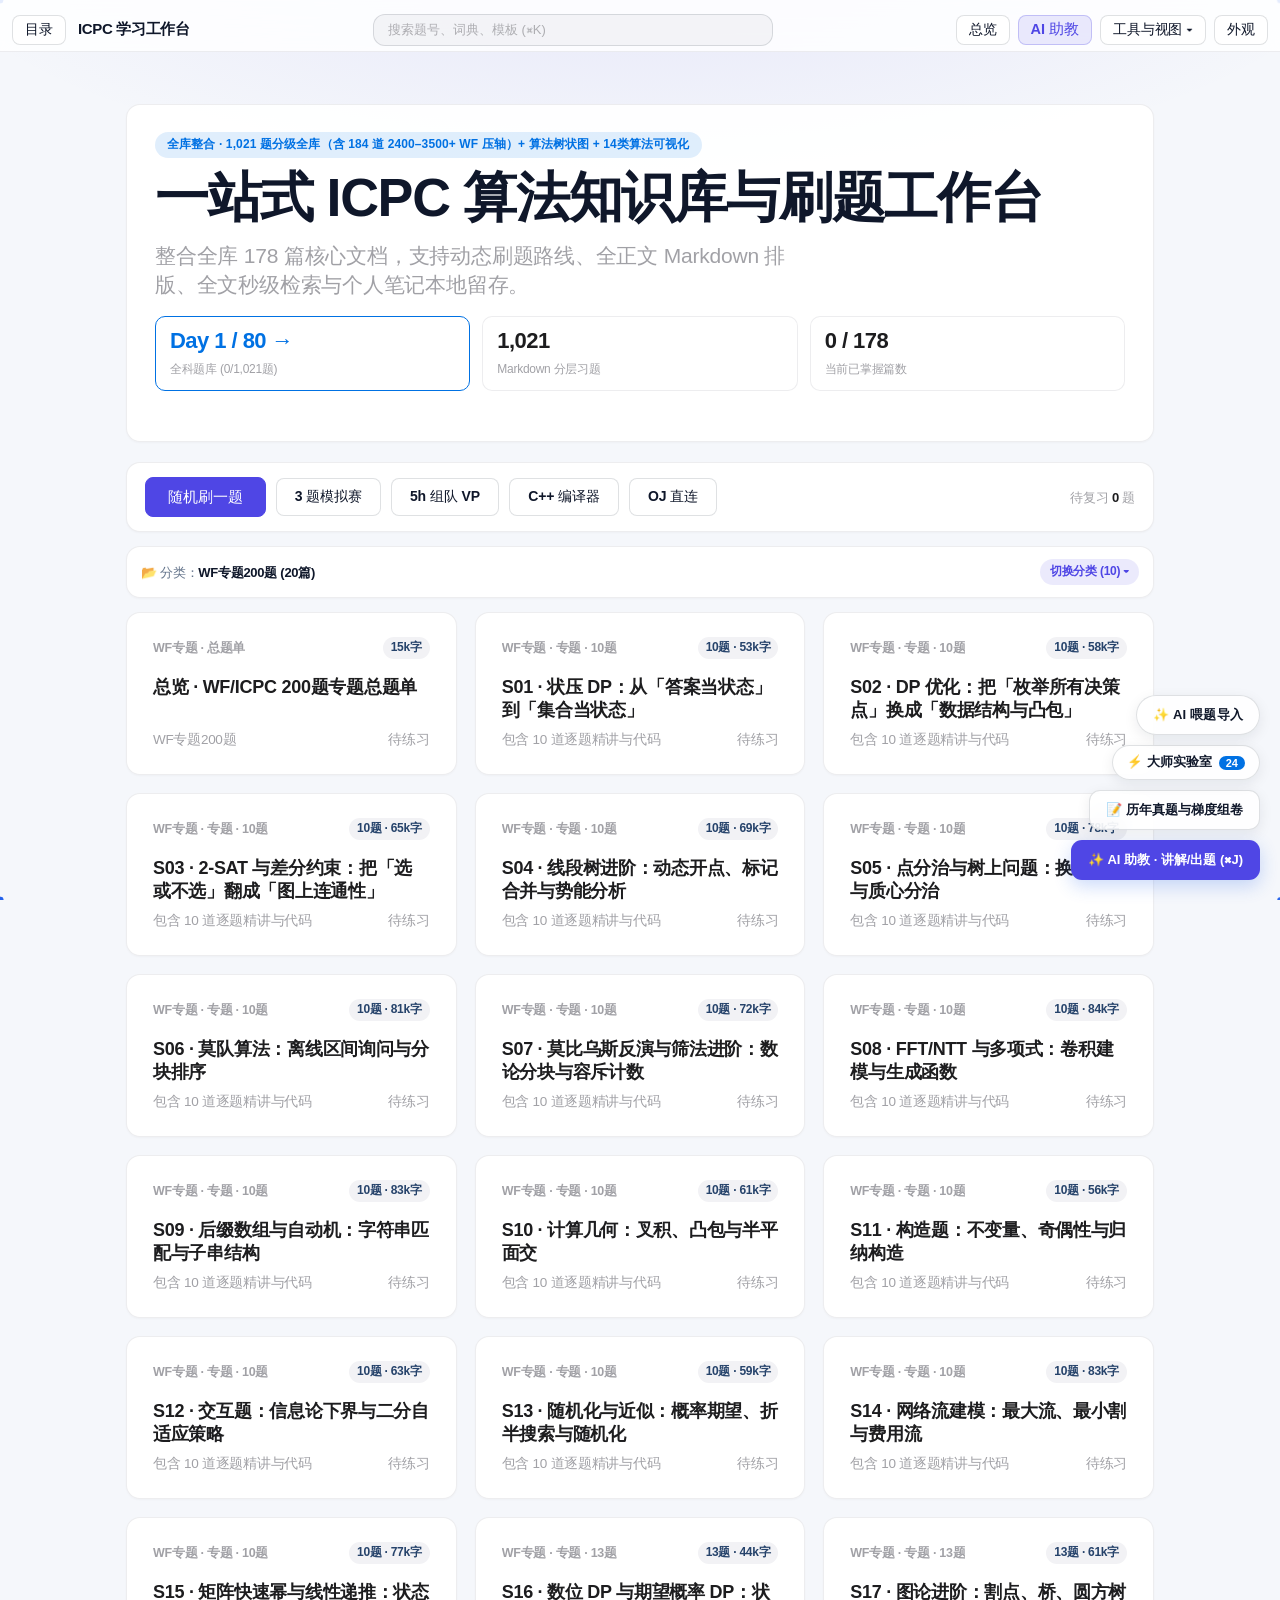
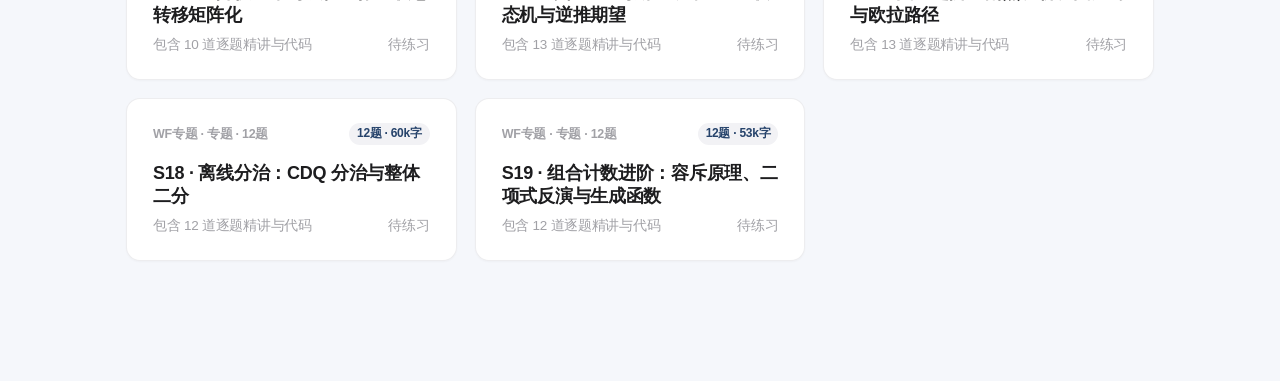
<file: workbench/ICPC全库学习工作台.html>
<!DOCTYPE html>
<html lang="zh-CN" data-theme="light">
<head>
<meta charset="UTF-8" />
<meta name="viewport" content="width=device-width, initial-scale=1.0, viewport-fit=cover" />
<meta name="apple-mobile-web-app-capable" content="yes" />
<title>ICPC 学习工作台</title>
<link rel="stylesheet" href="vendor/katex/katex.min.css" media="print" onload="this.media='all'" />
<script defer src="vendor/katex/katex.min.js"></script>
<script defer src="vendor/katex/auto-render.min.js"></script>
<link rel="stylesheet" href="shared/workbench.css">
<link rel="stylesheet" href="shared/ui_polish.css">
<link rel="icon" href="data:image/svg+xml,<svg xmlns=%22http://www.w3.org/2000/svg%22 viewBox=%220 0 100 100%22><text y=%22.9em%22 font-size=%2290%22>📚</text></svg>">
<link rel="manifest" href="manifest.json" />
  <link rel="apple-touch-icon" href="icons/icon-192.png">
  <meta name="apple-mobile-web-app-capable" content="yes">
</head>
<body>
<div id="readProgress"></div>
<div id="trdPrintArea"></div>
<button id="backToTop" onclick="window.scrollTo({top:0,behavior:'smooth'})">回到顶部</button>
<div id="termPopover" role="tooltip" aria-hidden="true"></div>
<div id="extModalBackdrop" class="ext-modal-backdrop" onclick="if(event.target===this)closeExtModal()">
  <div class="ext-modal">
    <div class="ext-modal-head">
      <div id="extModalTitle" style="font-weight:600;font-size:15px;"></div>
      <button class="btn" style="height:28px;padding:0 12px;" onclick="closeExtModal()">关闭</button>
    </div>
    <div class="ext-modal-body" id="extModalBody"></div>
  </div>
</div>
<canvas id="particle-canvas" style="position:fixed;inset:0;pointer-events:none;z-index:20;"></canvas>

<aside id="aiDrawer" class="ai-drawer" aria-label="AI 助教">
  <div class="ai-head">
    <div>
      <div class="ai-title" style="font-weight:600;font-size:14.5px;">AI 学科助教</div>
      <div id="aiCtxLabel" style="font-size:11.5px;color:var(--muted);">已关联当前页面上下文</div>
    </div>
    <div style="display:flex;gap:6px;">
      <button class="btn" style="height:28px;padding:0 10px;font-size:12px;" onclick="document.getElementById('aiCfgPanel').classList.toggle('open')">设置 API</button>
      <button class="btn" style="height:28px;padding:0 10px;font-size:12px;" onclick="clearAiChat()">清空</button>
      <button class="btn" style="height:28px;padding:0 10px;font-size:12px;" onclick="toggleAiDrawer(false)">关闭</button>
    </div>
  </div>
  <div id="aiCfgPanel" class="ai-cfg">
    <div style="display:flex;gap:6px;">
      <select id="aiProvider" class="calc-input" style="height:30px;" aria-label="选择 AI 服务商" onchange="saveAiConfig()">
        <option value="" disabled>请选择 AI 服务商...</option>
        <option value="gemini">服务商：Gemini 官方接口</option>
        <option value="openai">服务商：OpenAI / DeepSeek / 本地 Ollama</option>
      </select>
      <input id="aiModel" class="calc-input" style="height:30px;" placeholder="模型名 (如 gemini-2.5-flash)" onchange="saveAiConfig()" />
    </div>
    <input id="aiBaseUrl" class="calc-input" style="height:30px;" placeholder="Base URL (OpenAI兼容填如 https://api.deepseek.com/v1)" onchange="saveAiConfig()" />
    <input id="aiApiKey" class="calc-input" style="height:30px;" type="password" placeholder="API Key (仅保存在本地浏览器 localStorage)" onchange="saveAiConfig()" />
    <label style="display:flex;align-items:center;gap:6px;color:var(--muted);font-size:11.5px;">
      <input id="aiUseProxy" type="checkbox" onchange="saveAiConfig()"> 若遇跨域(CORS)拦截，通过本地/服务器 /ai_chat 代理转发
    </label>
  </div>
  <div class="ai-msgs" id="aiMsgs"></div>
  <div class="ai-quick-chips">
    <button class="ai-chip" onclick="askAiQuick('这题的推导过程我没太看懂，能用最通俗的直觉再讲一遍吗？')">通俗讲推导</button>
    <button class="ai-chip" onclick="askAiQuick('这题的时间和空间复杂度为什么是这样？有哪些常见坑点？')">复杂度与坑点</button>
    <button class="ai-chip" onclick="askAiQuick('帮我 debug 并分析一下我目前编译器里的代码有没有问题？')">检查代码与推导</button>
    <button class="ai-chip" onclick="askAiQuick('给我出一组容易卡掉错误写法的 Hack 样例')">给一组反例与边界条件</button>
  </div>
  <div class="ai-input-bar">
    <textarea id="aiInput" class="ai-textarea" placeholder="随时问算法、公式或代码问题 (Enter 发送)..." onkeydown="if(event.key==='Enter'&&!event.shiftKey){event.preventDefault();sendAiMessage();}"></textarea>
    <button id="aiSendBtn" class="btn btn-primary" style="height:36px;padding:0 14px;" onclick="sendAiMessage()">发送</button>
  </div>
</aside>

<header class="topbar">
  <div class="topbar-left">
    <button class="btn" id="toggleSidebar" style="height:30px;padding:0 12px;">目录</button>
    <div class="brand" id="homeBtn">ICPC 学习工作台</div>
  </div>
  <div class="search-wrap">
    <input id="searchInput" class="search-box" type="search" placeholder="搜索题号、词典、模板 (⌘K)" />
  </div>
  <div class="topbar-right">
    <button class="btn" id="topHomeBtn" onclick="renderHome()" style="height:30px;padding:0 12px;">总览</button>
    <button class="btn" id="treeTopBtn" onclick="renderAlgoTree()" style="height:30px;padding:0 12px;">🌳 算法树状图</button>
    <button class="btn" onclick="renderIcpcTextbooks()" style="height:30px;padding:0 12px;">📚 教材与零基础</button>
    <button class="btn" id="roadmapBtn" style="height:30px;padding:0 12px;">80天路线</button>
    <button class="btn" id="dictTopBtn" onclick="openDictModal()" style="height:30px;padding:0 12px;">📖 术语词典</button>
    <button class="btn" id="vizTopBtn" style="height:30px;padding:0 12px;">可视化</button>
    <button class="btn btn-primary" onclick="toggleAiDrawer()" style="height:30px;padding:0 12px;">AI 助教</button>
    <button class="btn" onclick="openCommandPalette()" style="height:30px;padding:0 12px;">工具箱 ⌘K</button>
    <button class="btn" id="themeBtn" style="height:30px;padding:0 12px;">外观</button>
  </div>
</header>

<div class="layout">
  <aside class="sidebar collapsed" id="sidebar"></aside>
  <main class="main" id="main"></main>
  <aside class="viz-sidebar" id="vizSidebar"></aside>
</div>

<script>window.__WB_SUBJECT_NAME__ = "ICPC 算法与程序设计";
window.__WB_CONFIG__ = {"slug": "icpc", "activeTab": "WF专题200题", "heroEyebrow": "全库整合 · 1,021 题分级全库（含 184 道 2400–3500+ WF 压轴）+ 算法树状图 + 14类算法可视化", "heroTitle": "一站式 ICPC 算法知识库与刷题工作台", "heroDesc": "整合全库 ${DOCS.length} 篇核心文档，支持 80 天智能动态刷题路线、做题右侧栏实时算法可视化、全文秒级检索与个人笔记本地留存。", "docChunks": ["data/icpc/docs_c0.js", "data/icpc/docs_c1.js", "data/icpc/docs_c2.js", "data/icpc/docs_c3.js", "data/icpc/docs_c4.js", "data/icpc/docs_c5.js", "data/icpc/docs_c6.js", "data/icpc/docs_c7.js", "data/icpc/docs_c8.js", "data/icpc/docs_c9.js", "data/icpc/docs_c10.js", "data/icpc/docs_c11.js", "data/icpc/docs_c12.js", "data/icpc/docs_c13.js", "data/icpc/docs_c14.js", "data/icpc/docs_c15.js"], "bankChunks": ["data/icpc/bank_c0.js", "data/icpc/bank_c1.js", "data/icpc/bank_c2.js", "data/icpc/bank_c3.js", "data/icpc/bank_c4.js"], "groups": ["WF专题200题", "算法术语词典", "模板与总纲", "学习计划与讲义", "洛谷104题", "🔥 高阶深水区专题"], "customTabs": [["WF专题200题", "WF 专题 (200题)"], ["算法术语词典", "术语词典 (12卷/403词条)"], ["模板与总纲", "赛场模板与总纲"], ["学习计划与讲义", "学习计划与讲义"], ["洛谷104题", "洛谷精解 (104题)"]], "stat3Label": "14 类右侧算法可视化引擎", "stat3Val": "1,021", "stat3Sub": "1,021 精选全库（含 WF 2400+ 专项）"};</script>
<script src="data/icpc/core.js"></script>
<script src="shared/tree3d.js" defer></script>
<script src="shared/modules/ai_client.js" defer></script>
<script src="shared/workbench_engine.js" defer></script>
<script src="shared/modules/roadmap.js" defer></script>
<script src="shared/modules/viz_engine.js" defer></script>
<script src="shared/modules/glossary_pedagogy.js" defer></script>
<script src="shared/modules/algo_tree.js" defer></script>
<script src="shared/modules/ai_assistant.js" defer></script>
<script src="shared/modules/vp_stress.js" defer></script>

<button id="aiFeedFab" type="button" title="Alt+I 打开 AI 喂题自动生成标准题解并导入工作台">✨ AI 喂题导入</button>
<div id="aiFeedOverlay" role="dialog" aria-modal="true" aria-label="AI 喂题生成标准题解并自动导入工作台">
  <div id="aiFeedModal">
    <div style="display:flex;justify-content:space-between;align-items:center;margin-bottom:14px;">
      <div>
        <div style="font-size:17px;font-weight:700;">✨ AI 喂题 → 标准规范题解 → 自动导入工作台</div>
        <div style="font-size:12px;opacity:0.72;margin-top:2px;">自动按当前工作台规范生成 8 段式零基础精解（含公式/代码/易错点），直接写入左侧目录并持久化保存</div>
      </div>
      <button id="aiFeedClose" class="aif-btn aif-btn-ghost" type="button">关闭</button>
    </div>

    <div class="aif-row">
      <div class="aif-col">
        <label class="aif-label">模型接口</label>
        <select id="aifProvider" class="aif-select">
          <option value="gemini">Google Gemini (原生 REST)</option>
          <option value="openai">OpenAI 兼容 (/v1/chat/completions)</option>
        </select>
      </div>
      <div class="aif-col">
        <label class="aif-label">Base URL（OpenAI 兼容时必填）</label>
        <input id="aifBaseUrl" class="aif-input" placeholder="https://api.openai.com/v1" />
      </div>
      <div class="aif-col">
        <label class="aif-label">模型名称</label>
        <input id="aifModel" class="aif-input" placeholder="gemini-2.5-flash / gpt-4o-mini" />
      </div>
    </div>

    <div class="aif-row">
      <div class="aif-col">
        <label class="aif-label">API Key（自动同步本地浏览器配置）</label>
        <input id="aifApiKey" class="aif-input" type="password" placeholder="粘贴你的 Gemini / OpenAI API Key" />
      </div>
      <div class="aif-col">
        <label class="aif-label">导入分组 / 目标位置</label>
        <select id="aifTargetGroup" class="aif-select"></select>
      </div>
      <div class="aif-col">
        <label class="aif-label">题目截图（可选，支持图片识题）</label>
        <input id="aifImageInput" class="aif-input" type="file" accept="image/*" />
      </div>
    </div>

    <div style="margin-bottom:12px;">
      <label class="aif-label">不会的题目 / 题号 / 题面 / 你的卡壳点</label>
      <textarea id="aifPrompt" class="aif-textarea" placeholder="直接粘贴题面、截图或题号（例如：洛谷 P3372 线段树1 / 线性代数：证明实对称矩阵不同特征值的特征向量正交 / 计组：某 Cache 4路组相联计算题...），AI 将自动生成标准规范题解并直接导入当前工作台！"></textarea>
    </div>

    <div class="aif-row" style="justify-content:space-between;">
      <div style="display:flex;gap:8px;flex-wrap:wrap;">
        <button id="aifRunBtn" class="aif-btn aif-btn-primary" type="button">🚀 生成标准题解并自动导入</button>
        <button id="aifExportBtn" class="aif-btn aif-btn-ghost" type="button">导出已导入题解 (.json)</button>
      </div>
      <span style="font-size:12px;opacity:0.65;">快捷键：Alt + I</span>
    </div>

    <div id="aifStatus" class="aif-status"></div>
    <div id="aifPreviewBox" class="aif-reader-box" style="display:none;"></div>

    <div class="aif-saved-list">
      <div style="font-size:13px;font-weight:700;margin-bottom:8px;">📚 本工作台已导入的 AI 题解（<span id="aifSavedCount">0</span>）</div>
      <div id="aifSavedItems"></div>
    </div>
  </div>
</div>

<script src="shared/storage_idb.js" defer></script>
  <script src="shared/modules/stem_ai_exam.js" defer></script>
  <script src="shared/workbench_addons.js" defer></script>
  <script src="shared/ui_polish.js" defer></script>
<script src="books_data/catalog.js" defer></script>
<script src="shared/mastery_suite.js" defer></script>
</body>
</html>
</file>
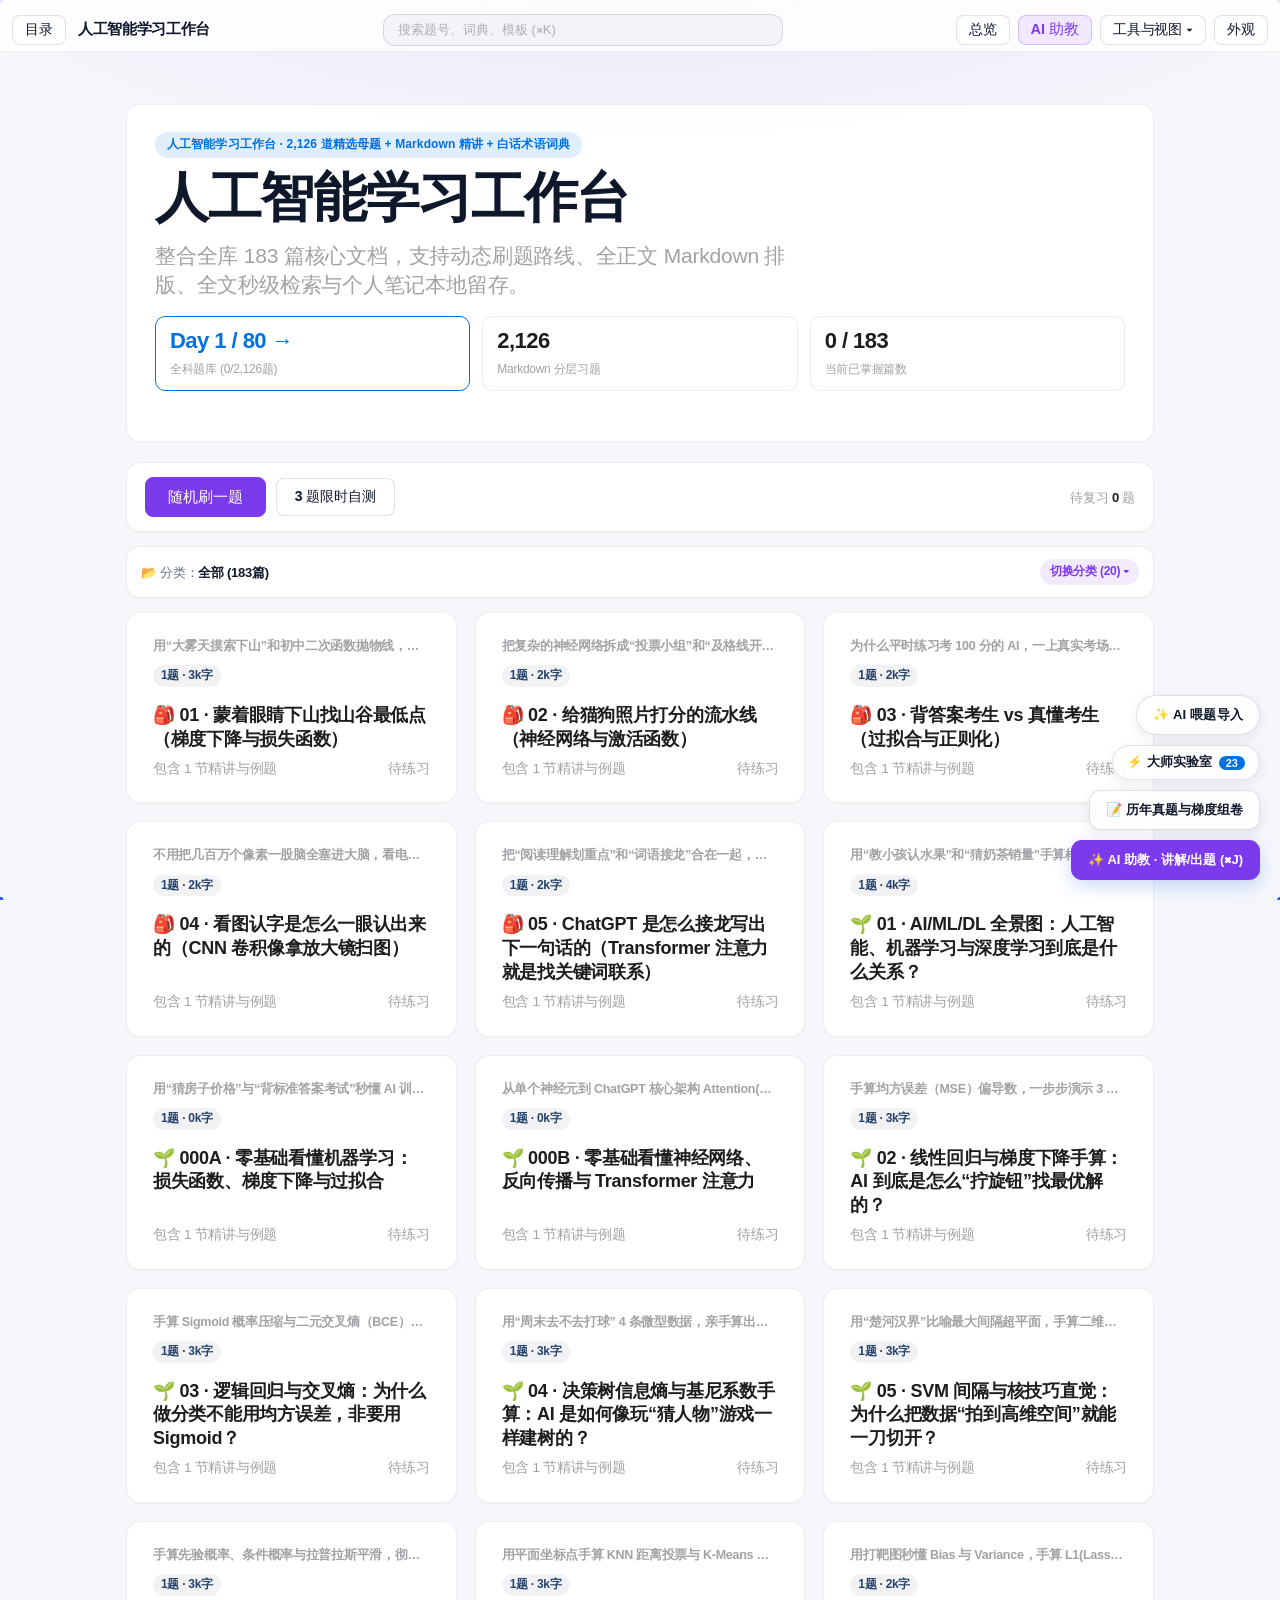
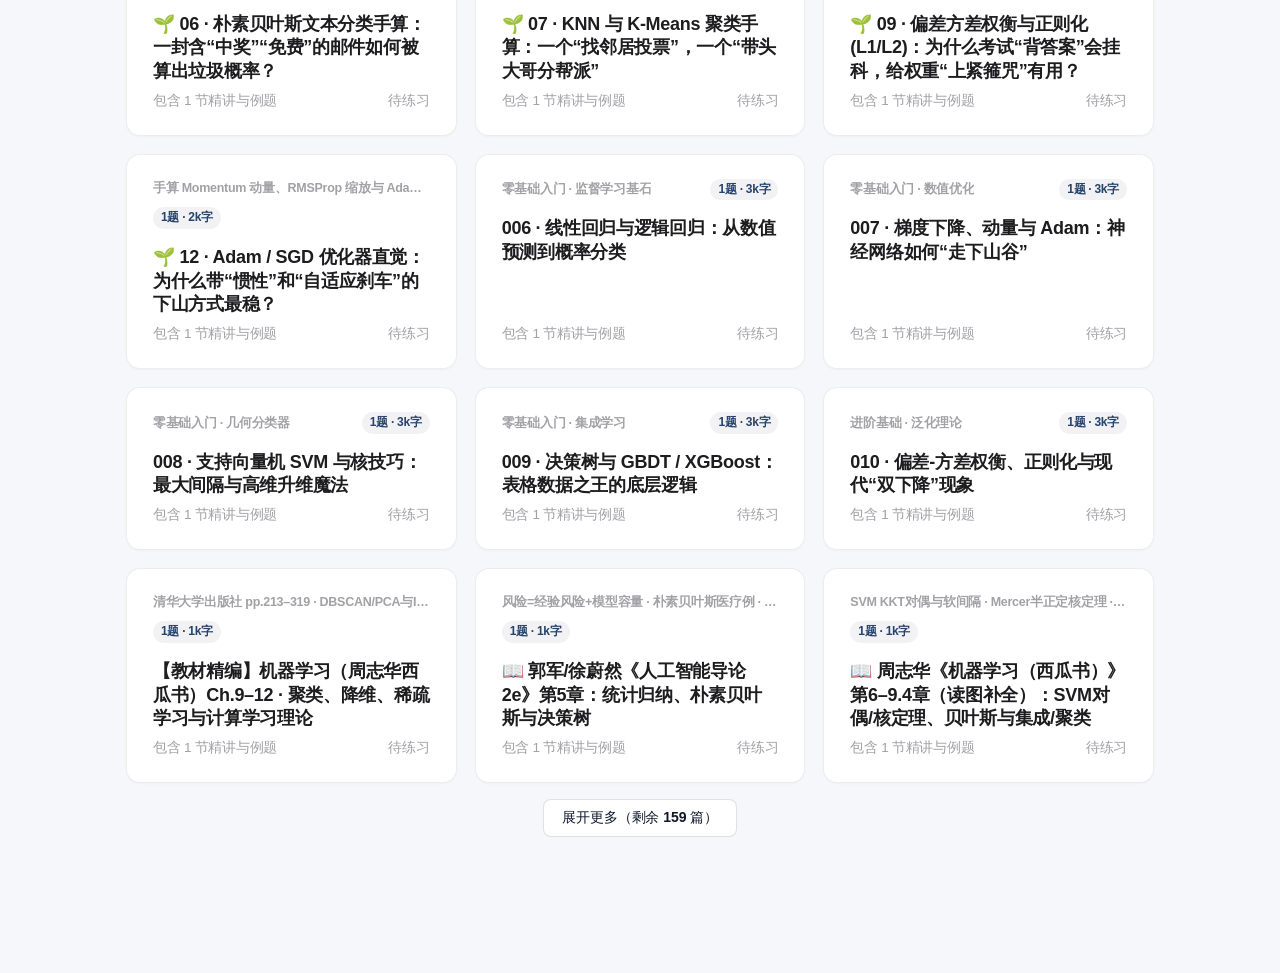
<file: workbench/人工智能工作台.html>
<!DOCTYPE html>
<html lang="zh-CN" data-theme="light">
<head>
<meta charset="UTF-8" />
<meta name="viewport" content="width=device-width, initial-scale=1.0, viewport-fit=cover" />
<meta name="apple-mobile-web-app-capable" content="yes" />
<title>人工智能学习工作台</title>
<link rel="stylesheet" href="vendor/katex/katex.min.css" media="print" onload="this.media='all'" />
<script defer src="vendor/katex/katex.min.js"></script>
<script defer src="vendor/katex/auto-render.min.js"></script>
<link rel="stylesheet" href="shared/workbench.css">
<link rel="stylesheet" href="shared/ui_polish.css">
<link rel="icon" href="data:image/svg+xml,<svg xmlns=%22http://www.w3.org/2000/svg%22 viewBox=%220 0 100 100%22><text y=%22.9em%22 font-size=%2290%22>📚</text></svg>">
<link rel="manifest" href="manifest.json" />
  <link rel="apple-touch-icon" href="icons/icon-192.png">
  <meta name="apple-mobile-web-app-capable" content="yes">
</head>
<body>
<div id="readProgress"></div>
<div id="trdPrintArea"></div>
<button id="backToTop" onclick="window.scrollTo({top:0,behavior:'smooth'})">回到顶部</button>
<div id="termPopover" role="tooltip" aria-hidden="true"></div>
<div id="extModalBackdrop" class="ext-modal-backdrop" onclick="if(event.target===this)closeExtModal()">
  <div class="ext-modal">
    <div class="ext-modal-head">
      <div id="extModalTitle" style="font-weight:600;font-size:15px;"></div>
      <button class="btn" style="height:28px;padding:0 12px;" onclick="closeExtModal()">关闭</button>
    </div>
    <div class="ext-modal-body" id="extModalBody"></div>
  </div>
</div>
<canvas id="particle-canvas" style="position:fixed;inset:0;pointer-events:none;z-index:20;"></canvas>

<aside id="aiDrawer" class="ai-drawer" aria-label="AI 助教">
  <div class="ai-head">
    <div>
      <div class="ai-title" style="font-weight:600;font-size:14.5px;">AI 学科助教</div>
      <div id="aiCtxLabel" style="font-size:11.5px;color:var(--muted);">已关联当前页面上下文</div>
    </div>
    <div style="display:flex;gap:6px;">
      <button class="btn" style="height:28px;padding:0 10px;font-size:12px;" onclick="document.getElementById('aiCfgPanel').classList.toggle('open')">设置 API</button>
      <button class="btn" style="height:28px;padding:0 10px;font-size:12px;" onclick="clearAiChat()">清空</button>
      <button class="btn" style="height:28px;padding:0 10px;font-size:12px;" onclick="toggleAiDrawer(false)">关闭</button>
    </div>
  </div>
  <div id="aiCfgPanel" class="ai-cfg">
    <div style="display:flex;gap:6px;">
      <select id="aiProvider" class="calc-input" style="height:30px;" aria-label="选择 AI 服务商" onchange="saveAiConfig()">
        <option value="" disabled>请选择 AI 服务商...</option>
        <option value="gemini">服务商：Gemini 官方接口</option>
        <option value="openai">服务商：OpenAI / DeepSeek / 本地 Ollama</option>
      </select>
      <input id="aiModel" class="calc-input" style="height:30px;" placeholder="模型名 (如 gemini-2.5-flash)" onchange="saveAiConfig()" />
    </div>
    <input id="aiBaseUrl" class="calc-input" style="height:30px;" placeholder="Base URL (OpenAI兼容填如 https://api.deepseek.com/v1)" onchange="saveAiConfig()" />
    <input id="aiApiKey" class="calc-input" style="height:30px;" type="password" placeholder="API Key (仅保存在本地浏览器 localStorage)" onchange="saveAiConfig()" />
    <label style="display:flex;align-items:center;gap:6px;color:var(--muted);font-size:11.5px;">
      <input id="aiUseProxy" type="checkbox" onchange="saveAiConfig()"> 若遇跨域(CORS)拦截，通过本地/服务器 /ai_chat 代理转发
    </label>
  </div>
  <div class="ai-msgs" id="aiMsgs"></div>
  <div class="ai-quick-chips">
    <button class="ai-chip" onclick="askAiQuick('这题的推导过程我没太看懂，能用最通俗的直觉再讲一遍吗？')">通俗讲推导</button>
    <button class="ai-chip" onclick="askAiQuick('这题的时间和空间复杂度为什么是这样？有哪些常见坑点？')">复杂度与坑点</button>
    <button class="ai-chip" onclick="askAiQuick('请帮我逐步检查当前题目的推导步骤，并指出最容易出错的环节。')">检查推导步骤</button>
    <button class="ai-chip" onclick="askAiQuick('请给我出一组典型反例与极端边界条件，检验我的理解是否有漏洞。')">给一组反例与边界条件</button>
  </div>
  <div class="ai-input-bar">
    <textarea id="aiInput" class="ai-textarea" placeholder="随时问算法、公式或代码问题 (Enter 发送)..." onkeydown="if(event.key==='Enter'&&!event.shiftKey){event.preventDefault();sendAiMessage();}"></textarea>
    <button id="aiSendBtn" class="btn btn-primary" style="height:36px;padding:0 14px;" onclick="sendAiMessage()">发送</button>
  </div>
</aside>

<header class="topbar">
  <div class="topbar-left">
    <button class="btn" id="toggleSidebar" style="height:30px;padding:0 12px;">目录</button>
    <div class="brand" id="homeBtn">人工智能学习工作台</div>
  </div>
  <div class="search-wrap">
    <input id="searchInput" class="search-box" type="search" placeholder="搜索题号、词典、模板 (⌘K)" />
  </div>
  <div class="topbar-right">
    <button class="btn" id="topHomeBtn" onclick="renderHome()" style="height:30px;padding:0 12px;">总览</button>
    <button class="btn" id="treeTopBtn" onclick="renderAlgoTree()" style="height:30px;padding:0 12px;">🌳 知识树状图</button>
    <button class="btn" onclick="renderIcpcTextbooks()" style="height:30px;padding:0 12px;">📚 教材与零基础</button>
    <button class="btn" id="roadmapBtn" style="height:30px;padding:0 12px;">80天路线</button>
    <button class="btn" id="dictTopBtn" onclick="openDictModal()" style="height:30px;padding:0 12px;">📖 术语词典</button>
    <button class="btn" id="vizTopBtn" style="height:30px;padding:0 12px;">可视化</button>
    <button class="btn btn-primary" onclick="toggleAiDrawer()" style="height:30px;padding:0 12px;">AI 助教</button>
    <button class="btn" onclick="openCommandPalette()" style="height:30px;padding:0 12px;">工具箱 ⌘K</button>
    <button class="btn" id="themeBtn" style="height:30px;padding:0 12px;">外观</button>
  </div>
</header>

<div class="layout">
  <aside class="sidebar collapsed" id="sidebar"></aside>
  <main class="main" id="main"></main>
  <aside class="viz-sidebar" id="vizSidebar"></aside>
</div>

<script>window.__WB_SUBJECT_NAME__ = "人工智能";
window.__WB_CONFIG__ = {"slug": "ai", "activeTab": "ALL", "heroEyebrow": "人工智能学习工作台 · 2,126 道精选母题 + Markdown 精讲 + 白话术语词典", "heroTitle": "人工智能学习工作台", "heroDesc": "整合全库 ${DOCS.length} 篇核心文档，支持动态刷题路线、全正文 Markdown 排版、全文秒级检索与个人笔记本地留存。", "docChunks": ["data/ai/docs_c0.js", "data/ai/docs_c1.js", "data/ai/docs_c2.js", "data/ai/docs_c3.js", "data/ai/docs_c4.js", "data/ai/docs_c5.js", "data/ai/docs_c6.js", "data/ai/docs_c7.js"], "bankChunks": ["data/ai/bank_c0.js", "data/ai/bank_c1.js", "data/ai/bank_c2.js", "data/ai/bank_c3.js", "data/ai/bank_c4.js", "data/ai/bank_c5.js", "data/ai/bank_c6.js", "data/ai/bank_c7.js", "data/ai/bank_c8.js"], "stat3Label": "Markdown 分层习题", "stat3Val": "2,126", "stat3Sub": "L1零基础 · L2进阶 · L3综合"};</script>
<script src="data/ai/core.js"></script>
<script src="shared/tree3d.js" defer></script>
<script src="shared/modules/ai_client.js" defer></script>
<script src="shared/workbench_engine.js" defer></script>
<script src="shared/modules/roadmap.js" defer></script>
<script src="shared/modules/viz_engine.js" defer></script>
<script src="shared/modules/glossary_pedagogy.js" defer></script>
<script src="shared/modules/algo_tree.js" defer></script>
<script src="shared/modules/ai_assistant.js" defer></script>
<script src="shared/modules/vp_stress.js" defer></script>

<button id="aiFeedFab" type="button" title="Alt+I 打开 AI 喂题自动生成标准题解并导入工作台">✨ AI 喂题导入</button>
<div id="aiFeedOverlay" role="dialog" aria-modal="true" aria-label="AI 喂题生成标准题解并自动导入工作台">
  <div id="aiFeedModal">
    <div style="display:flex;justify-content:space-between;align-items:center;margin-bottom:14px;">
      <div>
        <div style="font-size:17px;font-weight:700;">✨ AI 喂题 → 标准规范题解 → 自动导入工作台</div>
        <div style="font-size:12px;opacity:0.72;margin-top:2px;">自动按当前工作台规范生成 8 段式零基础精解（含公式/代码/易错点），直接写入左侧目录并持久化保存</div>
      </div>
      <button id="aiFeedClose" class="aif-btn aif-btn-ghost" type="button">关闭</button>
    </div>

    <div class="aif-row">
      <div class="aif-col">
        <label class="aif-label">模型接口</label>
        <select id="aifProvider" class="aif-select">
          <option value="gemini">Google Gemini (原生 REST)</option>
          <option value="openai">OpenAI 兼容 (/v1/chat/completions)</option>
        </select>
      </div>
      <div class="aif-col">
        <label class="aif-label">Base URL（OpenAI 兼容时必填）</label>
        <input id="aifBaseUrl" class="aif-input" placeholder="https://api.openai.com/v1" />
      </div>
      <div class="aif-col">
        <label class="aif-label">模型名称</label>
        <input id="aifModel" class="aif-input" placeholder="gemini-2.5-flash / gpt-4o-mini" />
      </div>
    </div>

    <div class="aif-row">
      <div class="aif-col">
        <label class="aif-label">API Key（自动同步本地浏览器配置）</label>
        <input id="aifApiKey" class="aif-input" type="password" placeholder="粘贴你的 Gemini / OpenAI API Key" />
      </div>
      <div class="aif-col">
        <label class="aif-label">导入分组 / 目标位置</label>
        <select id="aifTargetGroup" class="aif-select"></select>
      </div>
      <div class="aif-col">
        <label class="aif-label">题目截图（可选，支持图片识题）</label>
        <input id="aifImageInput" class="aif-input" type="file" accept="image/*" />
      </div>
    </div>

    <div style="margin-bottom:12px;">
      <label class="aif-label">不会的题目 / 题号 / 题面 / 你的卡壳点</label>
      <textarea id="aifPrompt" class="aif-textarea" placeholder="直接粘贴题面、截图或题号（例如：洛谷 P3372 线段树1 / 线性代数：证明实对称矩阵不同特征值的特征向量正交 / 计组：某 Cache 4路组相联计算题...），AI 将自动生成标准规范题解并直接导入当前工作台！"></textarea>
    </div>

    <div class="aif-row" style="justify-content:space-between;">
      <div style="display:flex;gap:8px;flex-wrap:wrap;">
        <button id="aifRunBtn" class="aif-btn aif-btn-primary" type="button">🚀 生成标准题解并自动导入</button>
        <button id="aifExportBtn" class="aif-btn aif-btn-ghost" type="button">导出已导入题解 (.json)</button>
      </div>
      <span style="font-size:12px;opacity:0.65;">快捷键：Alt + I</span>
    </div>

    <div id="aifStatus" class="aif-status"></div>
    <div id="aifPreviewBox" class="aif-reader-box" style="display:none;"></div>

    <div class="aif-saved-list">
      <div style="font-size:13px;font-weight:700;margin-bottom:8px;">📚 本工作台已导入的 AI 题解（<span id="aifSavedCount">0</span>）</div>
      <div id="aifSavedItems"></div>
    </div>
  </div>
</div>

<script src="shared/storage_idb.js" defer></script>
  <script src="shared/modules/stem_ai_exam.js" defer></script>
  <script src="shared/workbench_addons.js" defer></script>
  <script src="shared/ui_polish.js" defer></script>
<script src="books_data/catalog.js" defer></script>
<script src="shared/mastery_suite.js" defer></script>
</body>
</html>
</file>
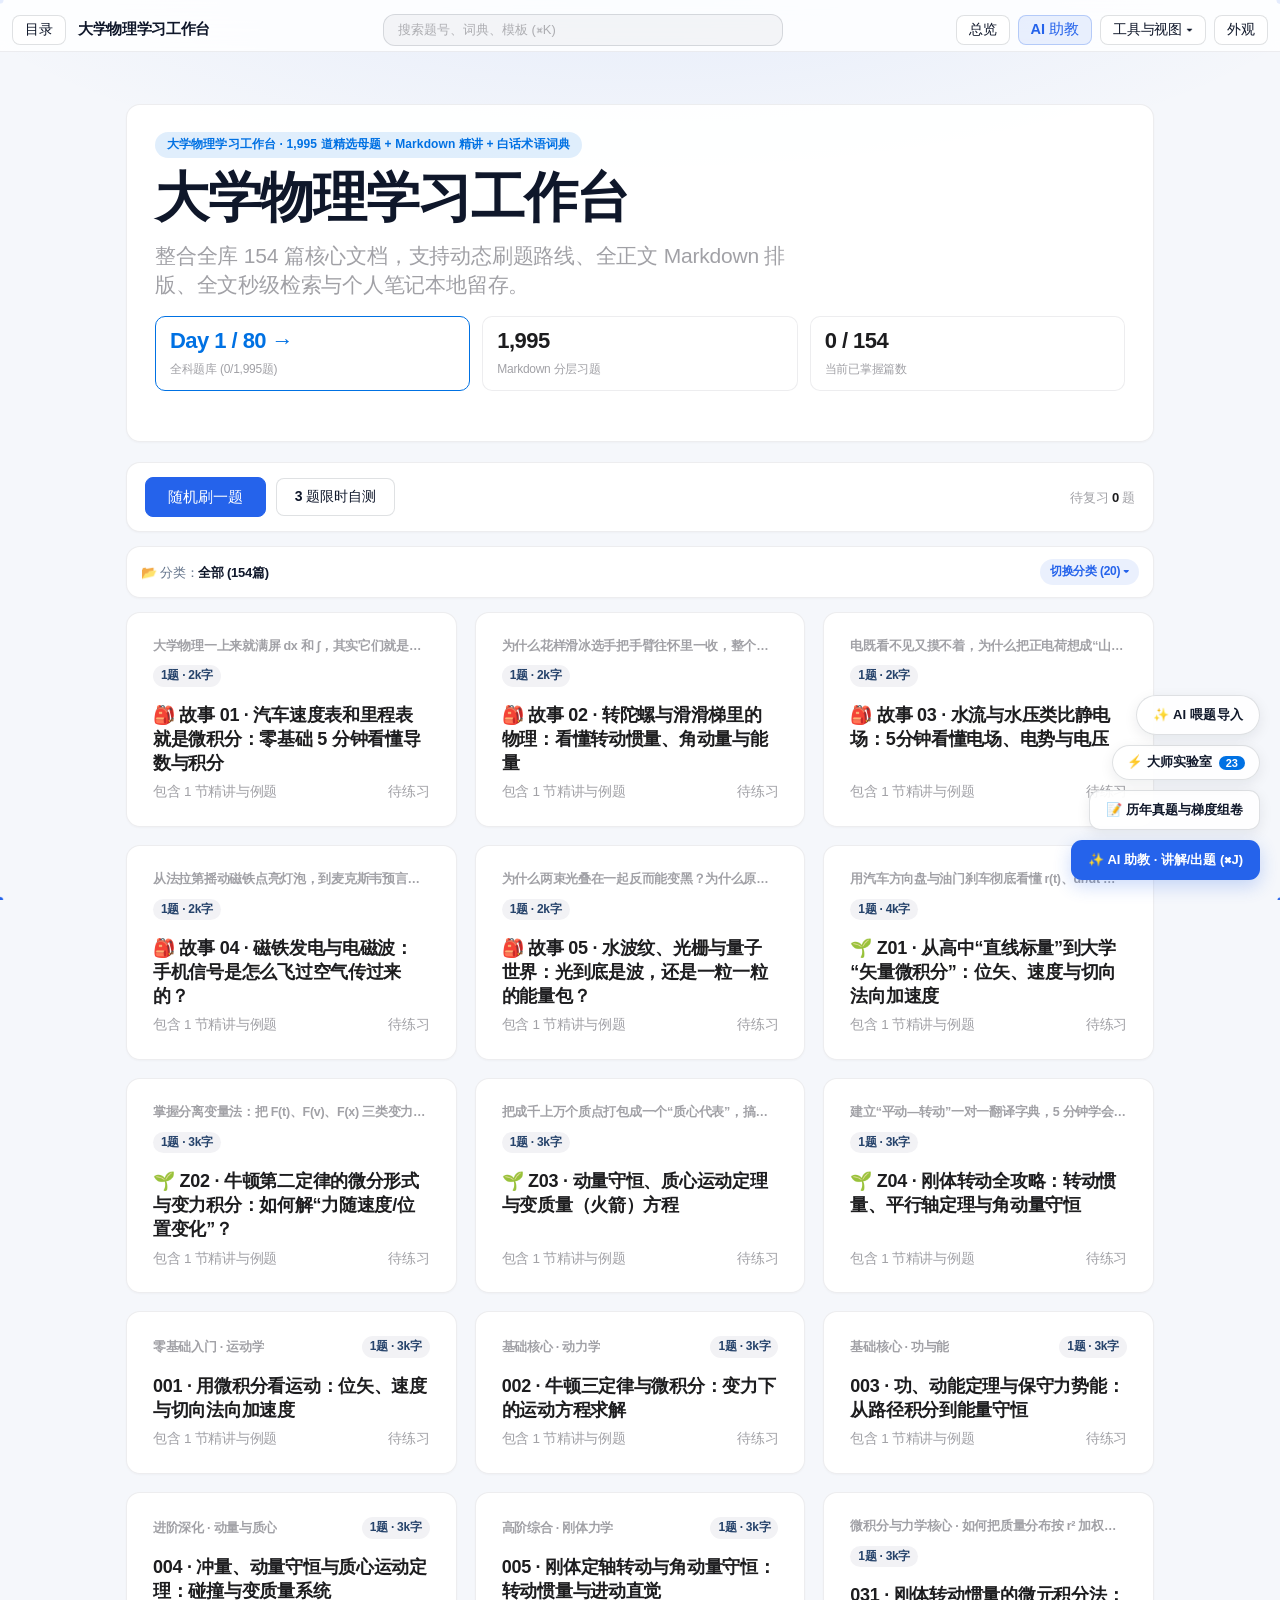
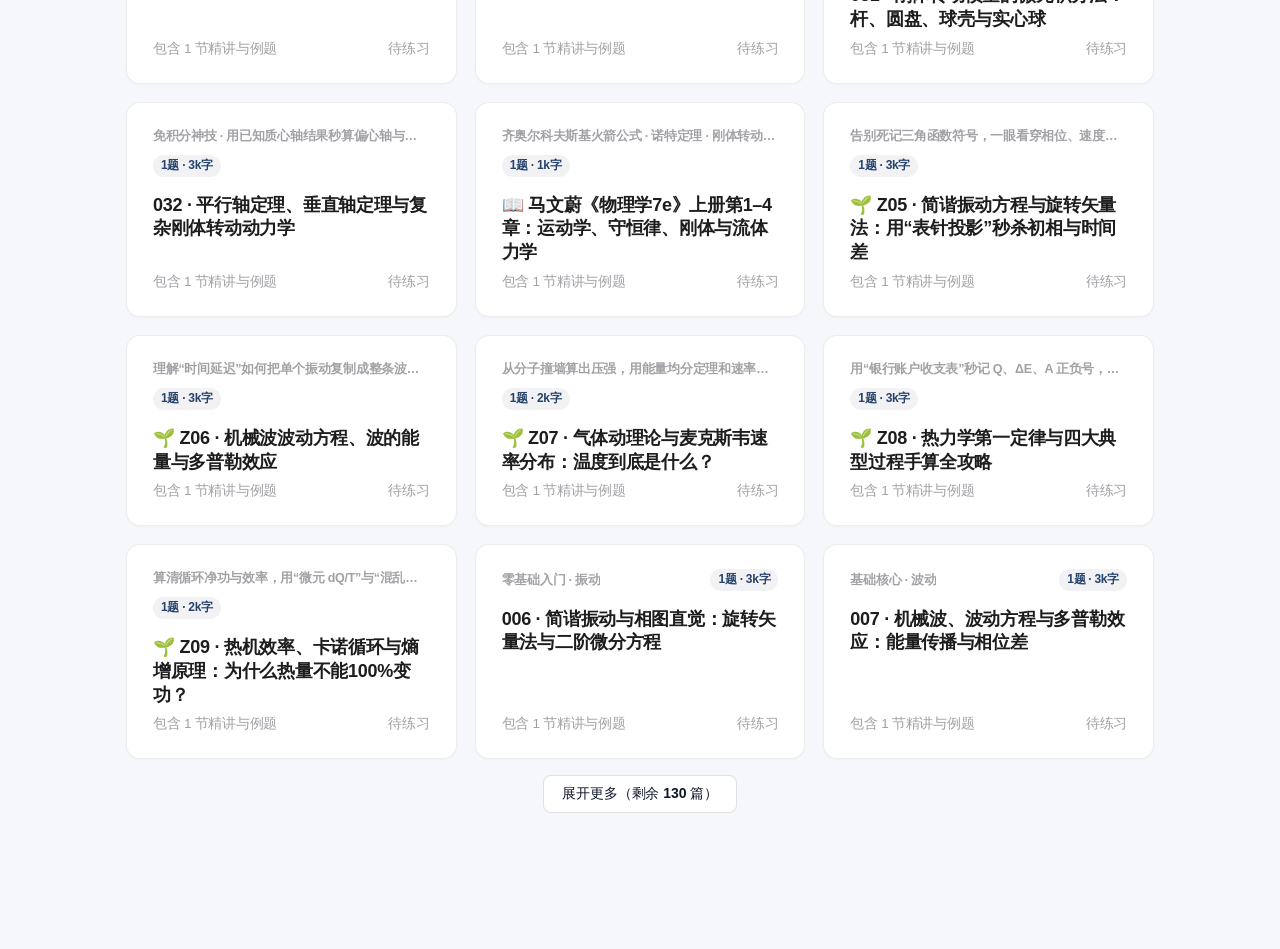
<file: workbench/大学物理工作台.html>
<!DOCTYPE html>
<html lang="zh-CN" data-theme="light">
<head>
<meta charset="UTF-8" />
<meta name="viewport" content="width=device-width, initial-scale=1.0, viewport-fit=cover" />
<meta name="apple-mobile-web-app-capable" content="yes" />
<title>大学物理学习工作台</title>
<link rel="stylesheet" href="vendor/katex/katex.min.css" media="print" onload="this.media='all'" />
<script defer src="vendor/katex/katex.min.js"></script>
<script defer src="vendor/katex/auto-render.min.js"></script>
<link rel="stylesheet" href="shared/workbench.css">
<link rel="stylesheet" href="shared/ui_polish.css">
<link rel="icon" href="data:image/svg+xml,<svg xmlns=%22http://www.w3.org/2000/svg%22 viewBox=%220 0 100 100%22><text y=%22.9em%22 font-size=%2290%22>📚</text></svg>">
<link rel="manifest" href="manifest.json" />
  <link rel="apple-touch-icon" href="icons/icon-192.png">
  <meta name="apple-mobile-web-app-capable" content="yes">
</head>
<body>
<div id="readProgress"></div>
<div id="trdPrintArea"></div>
<button id="backToTop" onclick="window.scrollTo({top:0,behavior:'smooth'})">回到顶部</button>
<div id="termPopover" role="tooltip" aria-hidden="true"></div>
<div id="extModalBackdrop" class="ext-modal-backdrop" onclick="if(event.target===this)closeExtModal()">
  <div class="ext-modal">
    <div class="ext-modal-head">
      <div id="extModalTitle" style="font-weight:600;font-size:15px;"></div>
      <button class="btn" style="height:28px;padding:0 12px;" onclick="closeExtModal()">关闭</button>
    </div>
    <div class="ext-modal-body" id="extModalBody"></div>
  </div>
</div>
<canvas id="particle-canvas" style="position:fixed;inset:0;pointer-events:none;z-index:20;"></canvas>

<aside id="aiDrawer" class="ai-drawer" aria-label="AI 助教">
  <div class="ai-head">
    <div>
      <div class="ai-title" style="font-weight:600;font-size:14.5px;">AI 学科助教</div>
      <div id="aiCtxLabel" style="font-size:11.5px;color:var(--muted);">已关联当前页面上下文</div>
    </div>
    <div style="display:flex;gap:6px;">
      <button class="btn" style="height:28px;padding:0 10px;font-size:12px;" onclick="document.getElementById('aiCfgPanel').classList.toggle('open')">设置 API</button>
      <button class="btn" style="height:28px;padding:0 10px;font-size:12px;" onclick="clearAiChat()">清空</button>
      <button class="btn" style="height:28px;padding:0 10px;font-size:12px;" onclick="toggleAiDrawer(false)">关闭</button>
    </div>
  </div>
  <div id="aiCfgPanel" class="ai-cfg">
    <div style="display:flex;gap:6px;">
      <select id="aiProvider" class="calc-input" style="height:30px;" aria-label="选择 AI 服务商" onchange="saveAiConfig()">
        <option value="" disabled>请选择 AI 服务商...</option>
        <option value="gemini">服务商：Gemini 官方接口</option>
        <option value="openai">服务商：OpenAI / DeepSeek / 本地 Ollama</option>
      </select>
      <input id="aiModel" class="calc-input" style="height:30px;" placeholder="模型名 (如 gemini-2.5-flash)" onchange="saveAiConfig()" />
    </div>
    <input id="aiBaseUrl" class="calc-input" style="height:30px;" placeholder="Base URL (OpenAI兼容填如 https://api.deepseek.com/v1)" onchange="saveAiConfig()" />
    <input id="aiApiKey" class="calc-input" style="height:30px;" type="password" placeholder="API Key (仅保存在本地浏览器 localStorage)" onchange="saveAiConfig()" />
    <label style="display:flex;align-items:center;gap:6px;color:var(--muted);font-size:11.5px;">
      <input id="aiUseProxy" type="checkbox" onchange="saveAiConfig()"> 若遇跨域(CORS)拦截，通过本地/服务器 /ai_chat 代理转发
    </label>
  </div>
  <div class="ai-msgs" id="aiMsgs"></div>
  <div class="ai-quick-chips">
    <button class="ai-chip" onclick="askAiQuick('这题的推导过程我没太看懂，能用最通俗的直觉再讲一遍吗？')">通俗讲推导</button>
    <button class="ai-chip" onclick="askAiQuick('这道题的核心前提条件、隐含假设与常见易错坑点有哪些？')">前提条件与坑点</button>
    <button class="ai-chip" onclick="askAiQuick('请帮我逐步检查当前题目的推导步骤，并指出最容易出错的环节。')">检查推导步骤</button>
    <button class="ai-chip" onclick="askAiQuick('请给我出一组典型反例与极端边界条件，检验我的理解是否有漏洞。')">给一组反例与边界条件</button>
  </div>
  <div class="ai-input-bar">
    <textarea id="aiInput" class="ai-textarea" placeholder="随时问算法、公式或代码问题 (Enter 发送)..." onkeydown="if(event.key==='Enter'&&!event.shiftKey){event.preventDefault();sendAiMessage();}"></textarea>
    <button id="aiSendBtn" class="btn btn-primary" style="height:36px;padding:0 14px;" onclick="sendAiMessage()">发送</button>
  </div>
</aside>

<header class="topbar">
  <div class="topbar-left">
    <button class="btn" id="toggleSidebar" style="height:30px;padding:0 12px;">目录</button>
    <div class="brand" id="homeBtn">大学物理学习工作台</div>
  </div>
  <div class="search-wrap">
    <input id="searchInput" class="search-box" type="search" placeholder="搜索题号、词典、模板 (⌘K)" />
  </div>
  <div class="topbar-right">
    <button class="btn" id="topHomeBtn" onclick="renderHome()" style="height:30px;padding:0 12px;">总览</button>
    <button class="btn" id="treeTopBtn" onclick="renderAlgoTree()" style="height:30px;padding:0 12px;">🌳 知识树状图</button>
    <button class="btn" onclick="renderIcpcTextbooks()" style="height:30px;padding:0 12px;">📚 教材与零基础</button>
    <button class="btn" id="roadmapBtn" style="height:30px;padding:0 12px;">80天路线</button>
    <button class="btn" id="dictTopBtn" onclick="openDictModal()" style="height:30px;padding:0 12px;">📖 术语词典</button>
    <button class="btn" id="vizTopBtn" style="height:30px;padding:0 12px;">可视化</button>
    <button class="btn btn-primary" onclick="toggleAiDrawer()" style="height:30px;padding:0 12px;">AI 助教</button>
    <button class="btn" onclick="openCommandPalette()" style="height:30px;padding:0 12px;">工具箱 ⌘K</button>
    <button class="btn" id="themeBtn" style="height:30px;padding:0 12px;">外观</button>
  </div>
</header>

<div class="layout">
  <aside class="sidebar collapsed" id="sidebar"></aside>
  <main class="main" id="main"></main>
  <aside class="viz-sidebar" id="vizSidebar"></aside>
</div>

<script>window.__WB_SUBJECT_NAME__ = "大学物理";
window.__WB_CONFIG__ = {"slug": "phys", "activeTab": "ALL", "heroEyebrow": "大学物理学习工作台 · 1,995 道精选母题 + Markdown 精讲 + 白话术语词典", "heroTitle": "大学物理学习工作台", "heroDesc": "整合全库 ${DOCS.length} 篇核心文档，支持动态刷题路线、全正文 Markdown 排版、全文秒级检索与个人笔记本地留存。", "docChunks": ["data/phys/docs_c0.js", "data/phys/docs_c1.js", "data/phys/docs_c2.js", "data/phys/docs_c3.js", "data/phys/docs_c4.js", "data/phys/docs_c5.js"], "bankChunks": ["data/phys/bank_c0.js", "data/phys/bank_c1.js", "data/phys/bank_c2.js", "data/phys/bank_c3.js", "data/phys/bank_c4.js", "data/phys/bank_c5.js", "data/phys/bank_c6.js", "data/phys/bank_c7.js", "data/phys/bank_c8.js", "data/phys/bank_c9.js", "data/phys/bank_c10.js"], "stat3Label": "Markdown 分层习题", "stat3Val": "1,995", "stat3Sub": "L1零基础 · L2进阶 · L3综合"};</script>
<script src="data/phys/core.js"></script>
<script src="shared/tree3d.js" defer></script>
<script src="shared/modules/ai_client.js" defer></script>
<script src="shared/workbench_engine.js" defer></script>
<script src="shared/modules/roadmap.js" defer></script>
<script src="shared/modules/viz_engine.js" defer></script>
<script src="shared/modules/glossary_pedagogy.js" defer></script>
<script src="shared/modules/algo_tree.js" defer></script>
<script src="shared/modules/ai_assistant.js" defer></script>
<script src="shared/modules/vp_stress.js" defer></script>

<button id="aiFeedFab" type="button" title="Alt+I 打开 AI 喂题自动生成标准题解并导入工作台">✨ AI 喂题导入</button>
<div id="aiFeedOverlay" role="dialog" aria-modal="true" aria-label="AI 喂题生成标准题解并自动导入工作台">
  <div id="aiFeedModal">
    <div style="display:flex;justify-content:space-between;align-items:center;margin-bottom:14px;">
      <div>
        <div style="font-size:17px;font-weight:700;">✨ AI 喂题 → 标准规范题解 → 自动导入工作台</div>
        <div style="font-size:12px;opacity:0.72;margin-top:2px;">自动按当前工作台规范生成 8 段式零基础精解（含公式/代码/易错点），直接写入左侧目录并持久化保存</div>
      </div>
      <button id="aiFeedClose" class="aif-btn aif-btn-ghost" type="button">关闭</button>
    </div>

    <div class="aif-row">
      <div class="aif-col">
        <label class="aif-label">模型接口</label>
        <select id="aifProvider" class="aif-select">
          <option value="gemini">Google Gemini (原生 REST)</option>
          <option value="openai">OpenAI 兼容 (/v1/chat/completions)</option>
        </select>
      </div>
      <div class="aif-col">
        <label class="aif-label">Base URL（OpenAI 兼容时必填）</label>
        <input id="aifBaseUrl" class="aif-input" placeholder="https://api.openai.com/v1" />
      </div>
      <div class="aif-col">
        <label class="aif-label">模型名称</label>
        <input id="aifModel" class="aif-input" placeholder="gemini-2.5-flash / gpt-4o-mini" />
      </div>
    </div>

    <div class="aif-row">
      <div class="aif-col">
        <label class="aif-label">API Key（自动同步本地浏览器配置）</label>
        <input id="aifApiKey" class="aif-input" type="password" placeholder="粘贴你的 Gemini / OpenAI API Key" />
      </div>
      <div class="aif-col">
        <label class="aif-label">导入分组 / 目标位置</label>
        <select id="aifTargetGroup" class="aif-select"></select>
      </div>
      <div class="aif-col">
        <label class="aif-label">题目截图（可选，支持图片识题）</label>
        <input id="aifImageInput" class="aif-input" type="file" accept="image/*" />
      </div>
    </div>

    <div style="margin-bottom:12px;">
      <label class="aif-label">不会的题目 / 题号 / 题面 / 你的卡壳点</label>
      <textarea id="aifPrompt" class="aif-textarea" placeholder="直接粘贴题面、截图或题号（例如：洛谷 P3372 线段树1 / 线性代数：证明实对称矩阵不同特征值的特征向量正交 / 计组：某 Cache 4路组相联计算题...），AI 将自动生成标准规范题解并直接导入当前工作台！"></textarea>
    </div>

    <div class="aif-row" style="justify-content:space-between;">
      <div style="display:flex;gap:8px;flex-wrap:wrap;">
        <button id="aifRunBtn" class="aif-btn aif-btn-primary" type="button">🚀 生成标准题解并自动导入</button>
        <button id="aifExportBtn" class="aif-btn aif-btn-ghost" type="button">导出已导入题解 (.json)</button>
      </div>
      <span style="font-size:12px;opacity:0.65;">快捷键：Alt + I</span>
    </div>

    <div id="aifStatus" class="aif-status"></div>
    <div id="aifPreviewBox" class="aif-reader-box" style="display:none;"></div>

    <div class="aif-saved-list">
      <div style="font-size:13px;font-weight:700;margin-bottom:8px;">📚 本工作台已导入的 AI 题解（<span id="aifSavedCount">0</span>）</div>
      <div id="aifSavedItems"></div>
    </div>
  </div>
</div>

<script src="shared/storage_idb.js" defer></script>
  <script src="shared/modules/stem_ai_exam.js" defer></script>
  <script src="shared/workbench_addons.js" defer></script>
  <script src="shared/ui_polish.js" defer></script>
<script src="books_data/catalog.js" defer></script>
<script src="shared/mastery_suite.js" defer></script>
</body>
</html>
</file>
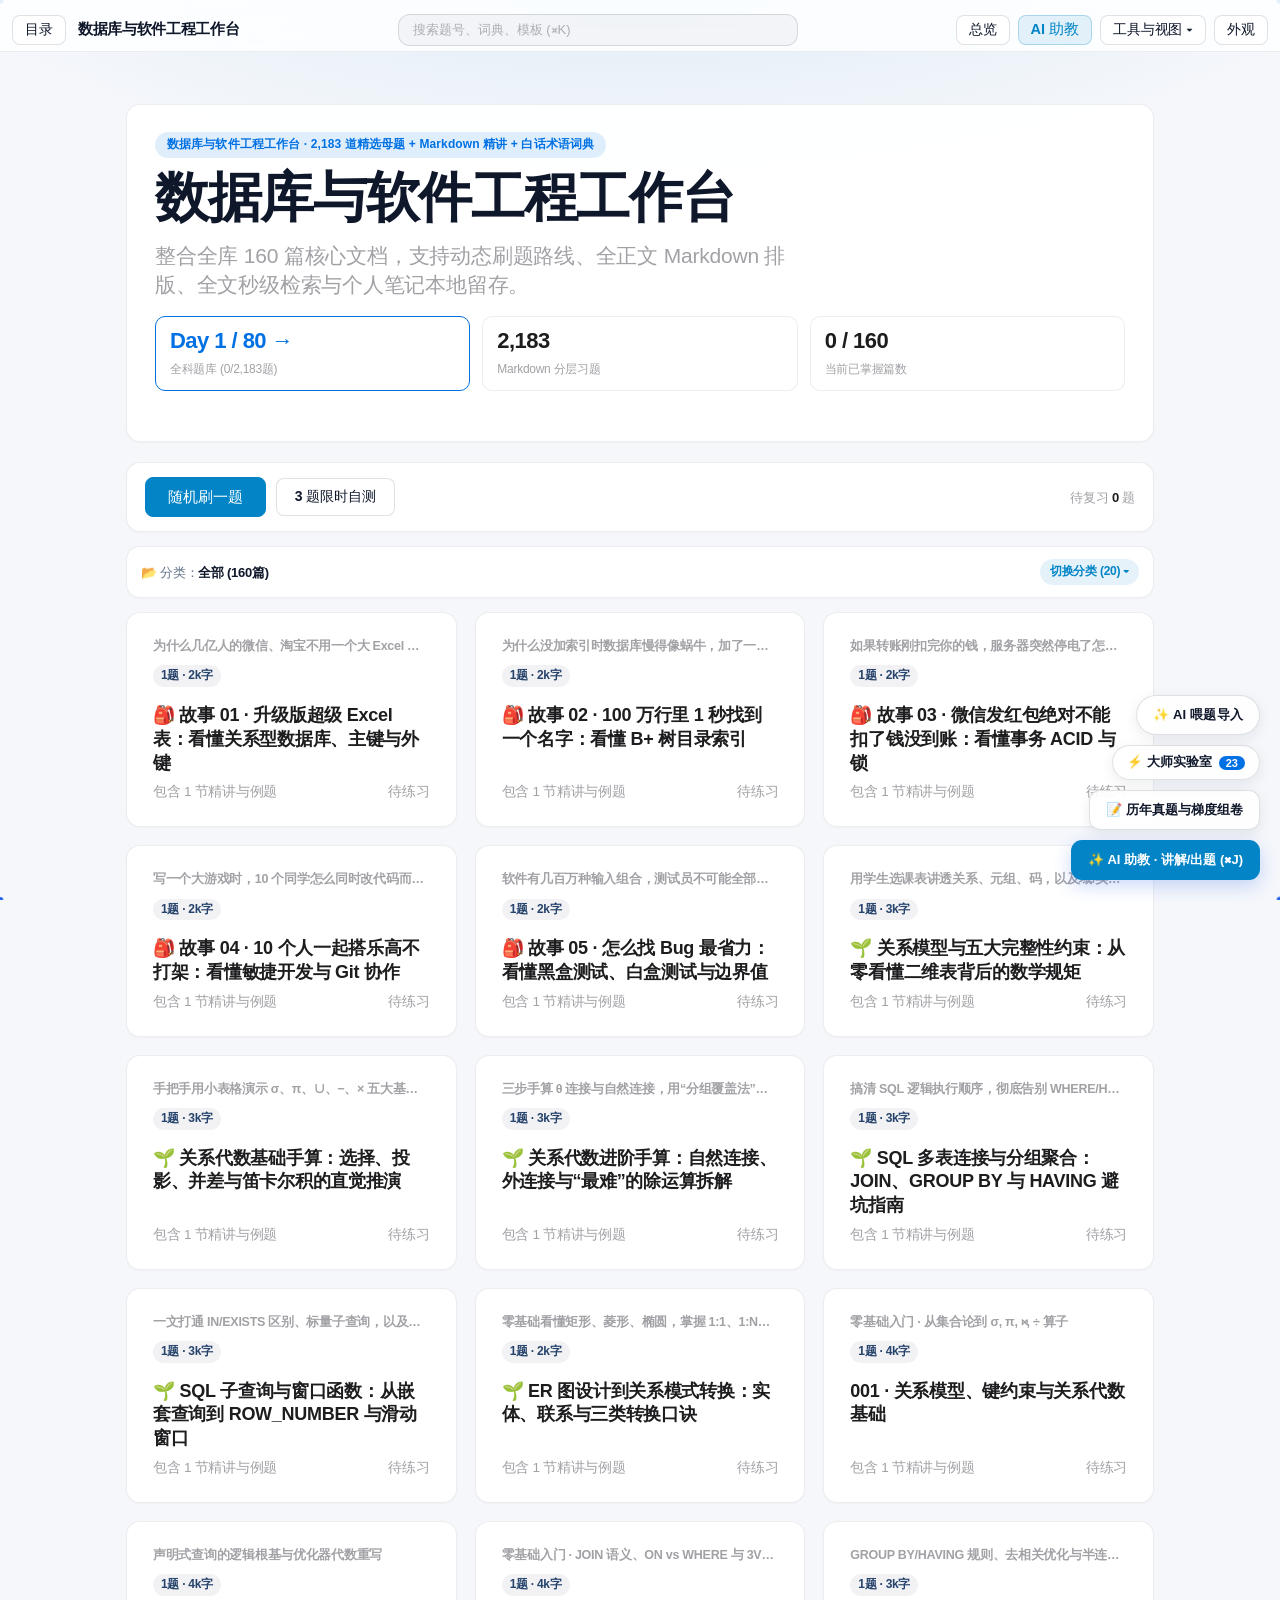
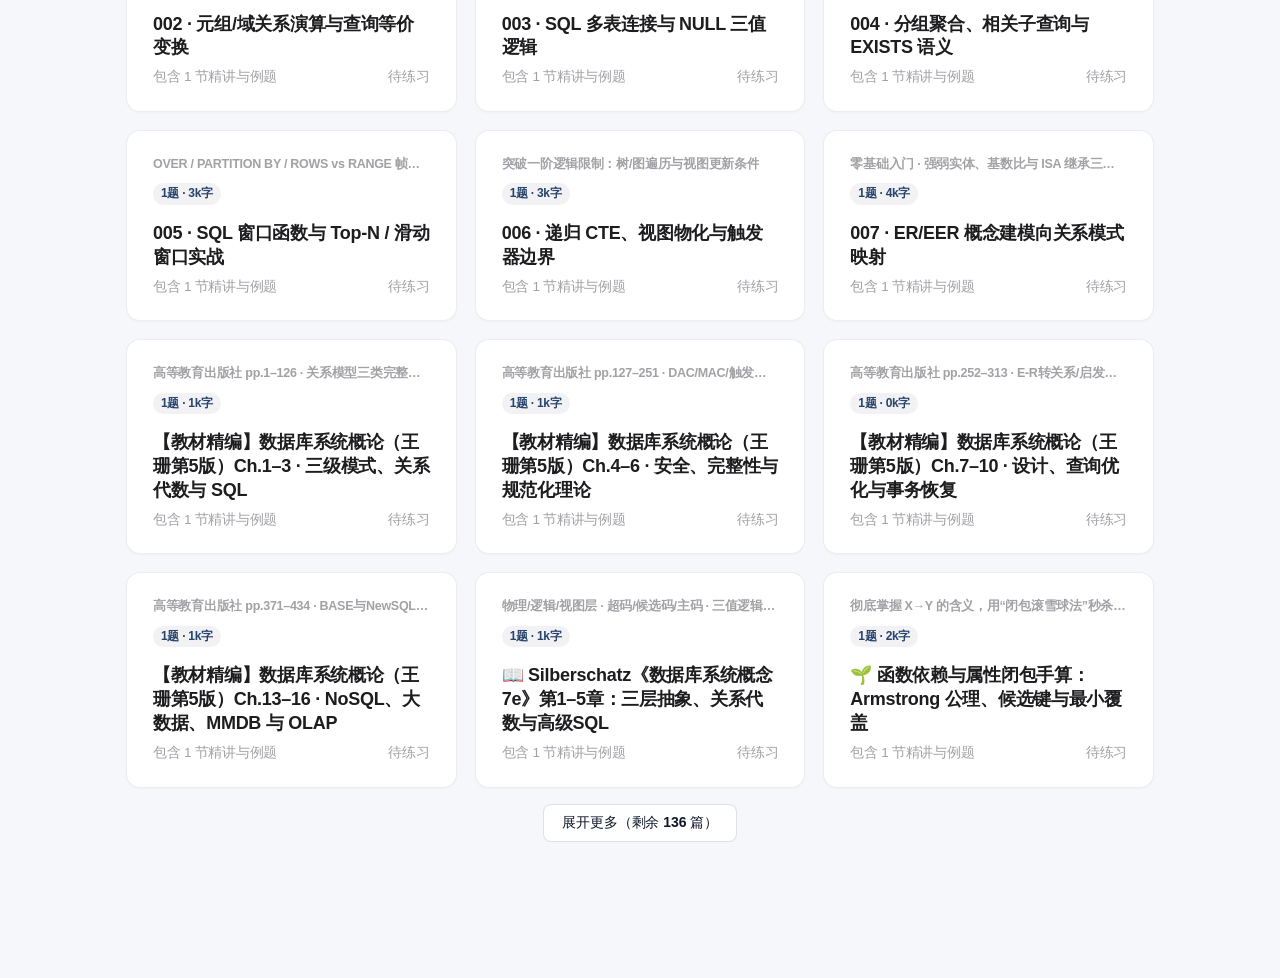
<file: workbench/数据库与软件工程工作台.html>
<!DOCTYPE html>
<html lang="zh-CN" data-theme="light">
<head>
<meta charset="UTF-8" />
<meta name="viewport" content="width=device-width, initial-scale=1.0, viewport-fit=cover" />
<meta name="apple-mobile-web-app-capable" content="yes" />
<title>数据库与软件工程工作台</title>
<link rel="stylesheet" href="vendor/katex/katex.min.css" media="print" onload="this.media='all'" />
<script defer src="vendor/katex/katex.min.js"></script>
<script defer src="vendor/katex/auto-render.min.js"></script>
<link rel="stylesheet" href="shared/workbench.css">
<link rel="stylesheet" href="shared/ui_polish.css">
<link rel="icon" href="data:image/svg+xml,<svg xmlns=%22http://www.w3.org/2000/svg%22 viewBox=%220 0 100 100%22><text y=%22.9em%22 font-size=%2290%22>📚</text></svg>">
<link rel="manifest" href="manifest.json" />
  <link rel="apple-touch-icon" href="icons/icon-192.png">
  <meta name="apple-mobile-web-app-capable" content="yes">
</head>
<body>
<div id="readProgress"></div>
<div id="trdPrintArea"></div>
<button id="backToTop" onclick="window.scrollTo({top:0,behavior:'smooth'})">回到顶部</button>
<div id="termPopover" role="tooltip" aria-hidden="true"></div>
<div id="extModalBackdrop" class="ext-modal-backdrop" onclick="if(event.target===this)closeExtModal()">
  <div class="ext-modal">
    <div class="ext-modal-head">
      <div id="extModalTitle" style="font-weight:600;font-size:15px;"></div>
      <button class="btn" style="height:28px;padding:0 12px;" onclick="closeExtModal()">关闭</button>
    </div>
    <div class="ext-modal-body" id="extModalBody"></div>
  </div>
</div>
<canvas id="particle-canvas" style="position:fixed;inset:0;pointer-events:none;z-index:20;"></canvas>

<aside id="aiDrawer" class="ai-drawer" aria-label="AI 助教">
  <div class="ai-head">
    <div>
      <div class="ai-title" style="font-weight:600;font-size:14.5px;">AI 学科助教</div>
      <div id="aiCtxLabel" style="font-size:11.5px;color:var(--muted);">已关联当前页面上下文</div>
    </div>
    <div style="display:flex;gap:6px;">
      <button class="btn" style="height:28px;padding:0 10px;font-size:12px;" onclick="document.getElementById('aiCfgPanel').classList.toggle('open')">设置 API</button>
      <button class="btn" style="height:28px;padding:0 10px;font-size:12px;" onclick="clearAiChat()">清空</button>
      <button class="btn" style="height:28px;padding:0 10px;font-size:12px;" onclick="toggleAiDrawer(false)">关闭</button>
    </div>
  </div>
  <div id="aiCfgPanel" class="ai-cfg">
    <div style="display:flex;gap:6px;">
      <select id="aiProvider" class="calc-input" style="height:30px;" aria-label="选择 AI 服务商" onchange="saveAiConfig()">
        <option value="" disabled>请选择 AI 服务商...</option>
        <option value="gemini">服务商：Gemini 官方接口</option>
        <option value="openai">服务商：OpenAI / DeepSeek / 本地 Ollama</option>
      </select>
      <input id="aiModel" class="calc-input" style="height:30px;" placeholder="模型名 (如 gemini-2.5-flash)" onchange="saveAiConfig()" />
    </div>
    <input id="aiBaseUrl" class="calc-input" style="height:30px;" placeholder="Base URL (OpenAI兼容填如 https://api.deepseek.com/v1)" onchange="saveAiConfig()" />
    <input id="aiApiKey" class="calc-input" style="height:30px;" type="password" placeholder="API Key (仅保存在本地浏览器 localStorage)" onchange="saveAiConfig()" />
    <label style="display:flex;align-items:center;gap:6px;color:var(--muted);font-size:11.5px;">
      <input id="aiUseProxy" type="checkbox" onchange="saveAiConfig()"> 若遇跨域(CORS)拦截，通过本地/服务器 /ai_chat 代理转发
    </label>
  </div>
  <div class="ai-msgs" id="aiMsgs"></div>
  <div class="ai-quick-chips">
    <button class="ai-chip" onclick="askAiQuick('这题的推导过程我没太看懂，能用最通俗的直觉再讲一遍吗？')">通俗讲推导</button>
    <button class="ai-chip" onclick="askAiQuick('这题的时间和空间复杂度为什么是这样？有哪些常见坑点？')">复杂度与坑点</button>
    <button class="ai-chip" onclick="askAiQuick('请帮我逐步检查当前题目的推导步骤，并指出最容易出错的环节。')">检查推导步骤</button>
    <button class="ai-chip" onclick="askAiQuick('请给我出一组典型反例与极端边界条件，检验我的理解是否有漏洞。')">给一组反例与边界条件</button>
  </div>
  <div class="ai-input-bar">
    <textarea id="aiInput" class="ai-textarea" placeholder="随时问算法、公式或代码问题 (Enter 发送)..." onkeydown="if(event.key==='Enter'&&!event.shiftKey){event.preventDefault();sendAiMessage();}"></textarea>
    <button id="aiSendBtn" class="btn btn-primary" style="height:36px;padding:0 14px;" onclick="sendAiMessage()">发送</button>
  </div>
</aside>

<header class="topbar">
  <div class="topbar-left">
    <button class="btn" id="toggleSidebar" style="height:30px;padding:0 12px;">目录</button>
    <div class="brand" id="homeBtn">数据库与软件工程工作台</div>
  </div>
  <div class="search-wrap">
    <input id="searchInput" class="search-box" type="search" placeholder="搜索题号、词典、模板 (⌘K)" />
  </div>
  <div class="topbar-right">
    <button class="btn" id="topHomeBtn" onclick="renderHome()" style="height:30px;padding:0 12px;">总览</button>
    <button class="btn" id="treeTopBtn" onclick="renderAlgoTree()" style="height:30px;padding:0 12px;">🌳 知识树状图</button>
    <button class="btn" onclick="renderIcpcTextbooks()" style="height:30px;padding:0 12px;">📚 教材与零基础</button>
    <button class="btn" id="roadmapBtn" style="height:30px;padding:0 12px;">80天路线</button>
    <button class="btn" id="dictTopBtn" onclick="openDictModal()" style="height:30px;padding:0 12px;">📖 术语词典</button>
    <button class="btn" id="vizTopBtn" style="height:30px;padding:0 12px;">可视化</button>
    <button class="btn btn-primary" onclick="toggleAiDrawer()" style="height:30px;padding:0 12px;">AI 助教</button>
    <button class="btn" onclick="openCommandPalette()" style="height:30px;padding:0 12px;">工具箱 ⌘K</button>
    <button class="btn" id="themeBtn" style="height:30px;padding:0 12px;">外观</button>
  </div>
</header>

<div class="layout">
  <aside class="sidebar collapsed" id="sidebar"></aside>
  <main class="main" id="main"></main>
  <aside class="viz-sidebar" id="vizSidebar"></aside>
</div>

<script>window.__WB_SUBJECT_NAME__ = "数据库与软件工程";
window.__WB_CONFIG__ = {"slug": "dbse", "activeTab": "ALL", "heroEyebrow": "数据库与软件工程工作台 · 2,183 道精选母题 + Markdown 精讲 + 白话术语词典", "heroTitle": "数据库与软件工程工作台", "heroDesc": "整合全库 ${DOCS.length} 篇核心文档，支持动态刷题路线、全正文 Markdown 排版、全文秒级检索与个人笔记本地留存。", "docChunks": ["data/dbse/docs_c0.js", "data/dbse/docs_c1.js", "data/dbse/docs_c2.js", "data/dbse/docs_c3.js", "data/dbse/docs_c4.js", "data/dbse/docs_c5.js", "data/dbse/docs_c6.js", "data/dbse/docs_c7.js"], "bankChunks": ["data/dbse/bank_c0.js", "data/dbse/bank_c1.js", "data/dbse/bank_c2.js", "data/dbse/bank_c3.js", "data/dbse/bank_c4.js", "data/dbse/bank_c5.js", "data/dbse/bank_c6.js", "data/dbse/bank_c7.js", "data/dbse/bank_c8.js", "data/dbse/bank_c9.js", "data/dbse/bank_c10.js", "data/dbse/bank_c11.js"], "stat3Label": "Markdown 分层习题", "stat3Val": "2,183", "stat3Sub": "L1零基础 · L2进阶 · L3综合"};</script>
<script src="data/dbse/core.js"></script>
<script src="shared/tree3d.js" defer></script>
<script src="shared/modules/ai_client.js" defer></script>
<script src="shared/workbench_engine.js" defer></script>
<script src="shared/modules/roadmap.js" defer></script>
<script src="shared/modules/viz_engine.js" defer></script>
<script src="shared/modules/glossary_pedagogy.js" defer></script>
<script src="shared/modules/algo_tree.js" defer></script>
<script src="shared/modules/ai_assistant.js" defer></script>
<script src="shared/modules/vp_stress.js" defer></script>

<button id="aiFeedFab" type="button" title="Alt+I 打开 AI 喂题自动生成标准题解并导入工作台">✨ AI 喂题导入</button>
<div id="aiFeedOverlay" role="dialog" aria-modal="true" aria-label="AI 喂题生成标准题解并自动导入工作台">
  <div id="aiFeedModal">
    <div style="display:flex;justify-content:space-between;align-items:center;margin-bottom:14px;">
      <div>
        <div style="font-size:17px;font-weight:700;">✨ AI 喂题 → 标准规范题解 → 自动导入工作台</div>
        <div style="font-size:12px;opacity:0.72;margin-top:2px;">自动按当前工作台规范生成 8 段式零基础精解（含公式/代码/易错点），直接写入左侧目录并持久化保存</div>
      </div>
      <button id="aiFeedClose" class="aif-btn aif-btn-ghost" type="button">关闭</button>
    </div>

    <div class="aif-row">
      <div class="aif-col">
        <label class="aif-label">模型接口</label>
        <select id="aifProvider" class="aif-select">
          <option value="gemini">Google Gemini (原生 REST)</option>
          <option value="openai">OpenAI 兼容 (/v1/chat/completions)</option>
        </select>
      </div>
      <div class="aif-col">
        <label class="aif-label">Base URL（OpenAI 兼容时必填）</label>
        <input id="aifBaseUrl" class="aif-input" placeholder="https://api.openai.com/v1" />
      </div>
      <div class="aif-col">
        <label class="aif-label">模型名称</label>
        <input id="aifModel" class="aif-input" placeholder="gemini-2.5-flash / gpt-4o-mini" />
      </div>
    </div>

    <div class="aif-row">
      <div class="aif-col">
        <label class="aif-label">API Key（自动同步本地浏览器配置）</label>
        <input id="aifApiKey" class="aif-input" type="password" placeholder="粘贴你的 Gemini / OpenAI API Key" />
      </div>
      <div class="aif-col">
        <label class="aif-label">导入分组 / 目标位置</label>
        <select id="aifTargetGroup" class="aif-select"></select>
      </div>
      <div class="aif-col">
        <label class="aif-label">题目截图（可选，支持图片识题）</label>
        <input id="aifImageInput" class="aif-input" type="file" accept="image/*" />
      </div>
    </div>

    <div style="margin-bottom:12px;">
      <label class="aif-label">不会的题目 / 题号 / 题面 / 你的卡壳点</label>
      <textarea id="aifPrompt" class="aif-textarea" placeholder="直接粘贴题面、截图或题号（例如：洛谷 P3372 线段树1 / 线性代数：证明实对称矩阵不同特征值的特征向量正交 / 计组：某 Cache 4路组相联计算题...），AI 将自动生成标准规范题解并直接导入当前工作台！"></textarea>
    </div>

    <div class="aif-row" style="justify-content:space-between;">
      <div style="display:flex;gap:8px;flex-wrap:wrap;">
        <button id="aifRunBtn" class="aif-btn aif-btn-primary" type="button">🚀 生成标准题解并自动导入</button>
        <button id="aifExportBtn" class="aif-btn aif-btn-ghost" type="button">导出已导入题解 (.json)</button>
      </div>
      <span style="font-size:12px;opacity:0.65;">快捷键：Alt + I</span>
    </div>

    <div id="aifStatus" class="aif-status"></div>
    <div id="aifPreviewBox" class="aif-reader-box" style="display:none;"></div>

    <div class="aif-saved-list">
      <div style="font-size:13px;font-weight:700;margin-bottom:8px;">📚 本工作台已导入的 AI 题解（<span id="aifSavedCount">0</span>）</div>
      <div id="aifSavedItems"></div>
    </div>
  </div>
</div>

<script src="shared/storage_idb.js" defer></script>
  <script src="shared/modules/stem_ai_exam.js" defer></script>
  <script src="shared/workbench_addons.js" defer></script>
  <script src="shared/ui_polish.js" defer></script>
<script src="books_data/catalog.js" defer></script>
<script src="shared/mastery_suite.js" defer></script>
</body>
</html>
</file>
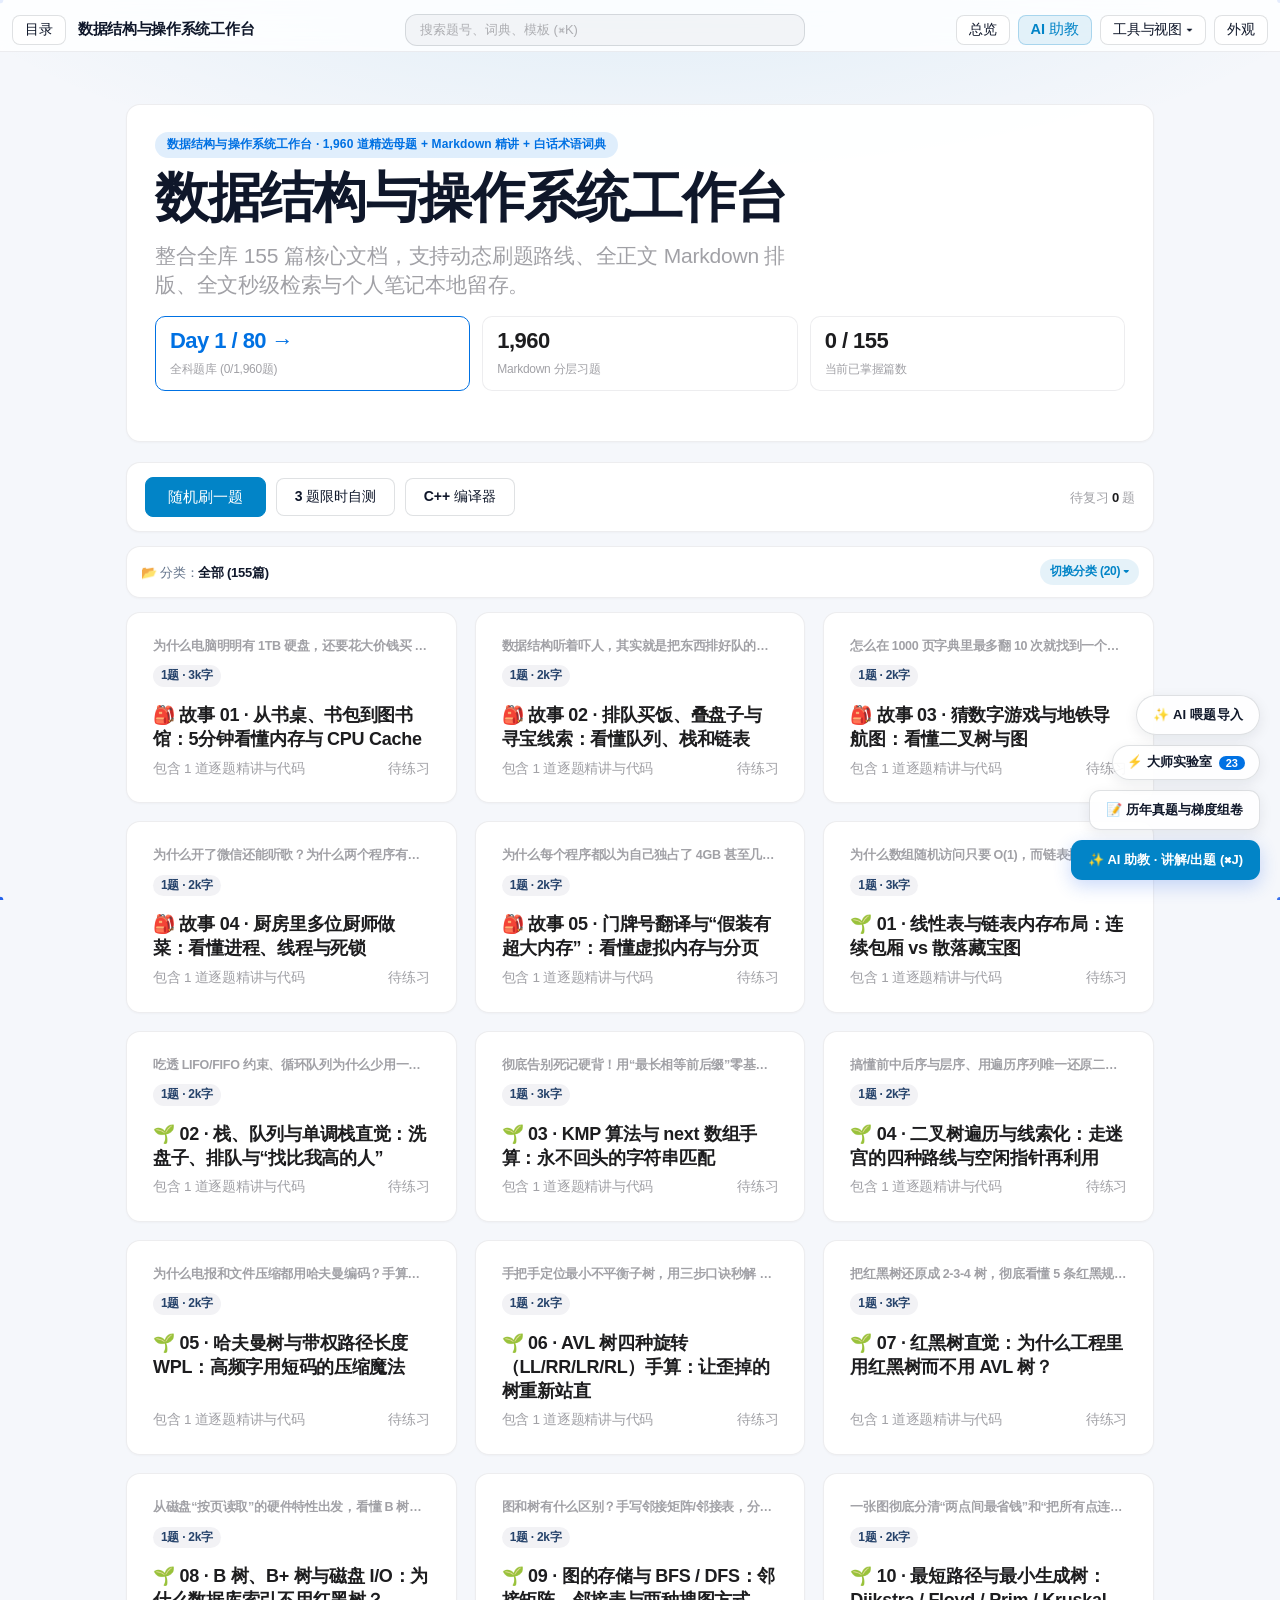
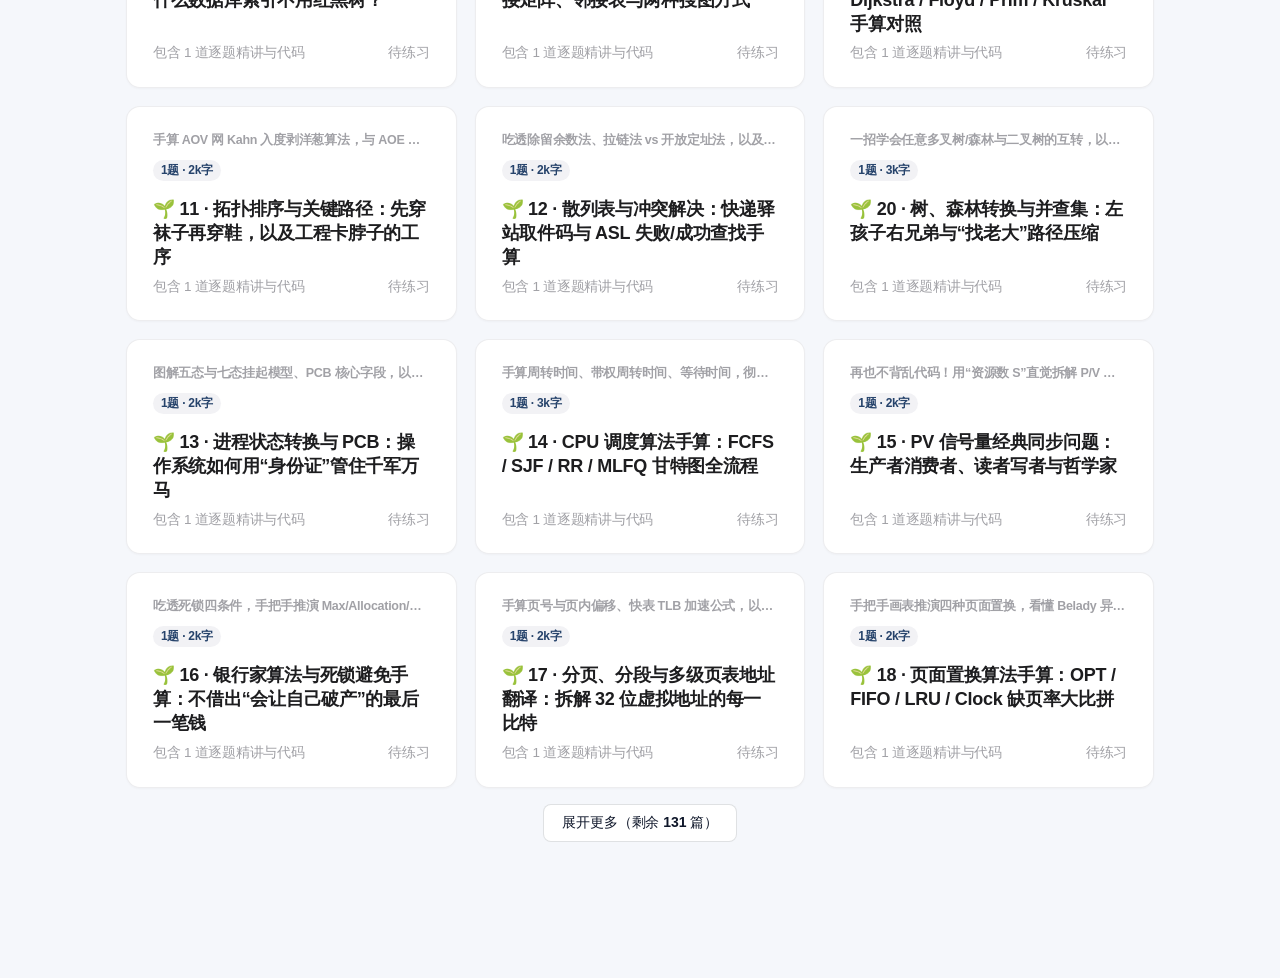
<file: workbench/数据结构与OS工作台.html>
<!DOCTYPE html>
<html lang="zh-CN" data-theme="light">
<head>
<meta charset="UTF-8" />
<meta name="viewport" content="width=device-width, initial-scale=1.0, viewport-fit=cover" />
<meta name="apple-mobile-web-app-capable" content="yes" />
<title>数据结构与操作系统工作台</title>
<link rel="stylesheet" href="vendor/katex/katex.min.css" media="print" onload="this.media='all'" />
<script defer src="vendor/katex/katex.min.js"></script>
<script defer src="vendor/katex/auto-render.min.js"></script>
<link rel="stylesheet" href="shared/workbench.css">
<link rel="stylesheet" href="shared/ui_polish.css">
<link rel="icon" href="data:image/svg+xml,<svg xmlns=%22http://www.w3.org/2000/svg%22 viewBox=%220 0 100 100%22><text y=%22.9em%22 font-size=%2290%22>📚</text></svg>">
<link rel="manifest" href="manifest.json" />
  <link rel="apple-touch-icon" href="icons/icon-192.png">
  <meta name="apple-mobile-web-app-capable" content="yes">
</head>
<body>
<div id="readProgress"></div>
<div id="trdPrintArea"></div>
<button id="backToTop" onclick="window.scrollTo({top:0,behavior:'smooth'})">回到顶部</button>
<div id="termPopover" role="tooltip" aria-hidden="true"></div>
<div id="extModalBackdrop" class="ext-modal-backdrop" onclick="if(event.target===this)closeExtModal()">
  <div class="ext-modal">
    <div class="ext-modal-head">
      <div id="extModalTitle" style="font-weight:600;font-size:15px;"></div>
      <button class="btn" style="height:28px;padding:0 12px;" onclick="closeExtModal()">关闭</button>
    </div>
    <div class="ext-modal-body" id="extModalBody"></div>
  </div>
</div>
<canvas id="particle-canvas" style="position:fixed;inset:0;pointer-events:none;z-index:20;"></canvas>

<aside id="aiDrawer" class="ai-drawer" aria-label="AI 助教">
  <div class="ai-head">
    <div>
      <div class="ai-title" style="font-weight:600;font-size:14.5px;">AI 学科助教</div>
      <div id="aiCtxLabel" style="font-size:11.5px;color:var(--muted);">已关联当前页面上下文</div>
    </div>
    <div style="display:flex;gap:6px;">
      <button class="btn" style="height:28px;padding:0 10px;font-size:12px;" onclick="document.getElementById('aiCfgPanel').classList.toggle('open')">设置 API</button>
      <button class="btn" style="height:28px;padding:0 10px;font-size:12px;" onclick="clearAiChat()">清空</button>
      <button class="btn" style="height:28px;padding:0 10px;font-size:12px;" onclick="toggleAiDrawer(false)">关闭</button>
    </div>
  </div>
  <div id="aiCfgPanel" class="ai-cfg">
    <div style="display:flex;gap:6px;">
      <select id="aiProvider" class="calc-input" style="height:30px;" aria-label="选择 AI 服务商" onchange="saveAiConfig()">
        <option value="" disabled>请选择 AI 服务商...</option>
        <option value="gemini">服务商：Gemini 官方接口</option>
        <option value="openai">服务商：OpenAI / DeepSeek / 本地 Ollama</option>
      </select>
      <input id="aiModel" class="calc-input" style="height:30px;" placeholder="模型名 (如 gemini-2.5-flash)" onchange="saveAiConfig()" />
    </div>
    <input id="aiBaseUrl" class="calc-input" style="height:30px;" placeholder="Base URL (OpenAI兼容填如 https://api.deepseek.com/v1)" onchange="saveAiConfig()" />
    <input id="aiApiKey" class="calc-input" style="height:30px;" type="password" placeholder="API Key (仅保存在本地浏览器 localStorage)" onchange="saveAiConfig()" />
    <label style="display:flex;align-items:center;gap:6px;color:var(--muted);font-size:11.5px;">
      <input id="aiUseProxy" type="checkbox" onchange="saveAiConfig()"> 若遇跨域(CORS)拦截，通过本地/服务器 /ai_chat 代理转发
    </label>
  </div>
  <div class="ai-msgs" id="aiMsgs"></div>
  <div class="ai-quick-chips">
    <button class="ai-chip" onclick="askAiQuick('这题的推导过程我没太看懂，能用最通俗的直觉再讲一遍吗？')">通俗讲推导</button>
    <button class="ai-chip" onclick="askAiQuick('这题的时间和空间复杂度为什么是这样？有哪些常见坑点？')">复杂度与坑点</button>
    <button class="ai-chip" onclick="askAiQuick('请帮我逐步检查当前题目的推导步骤，并指出最容易出错的环节。')">检查推导步骤</button>
    <button class="ai-chip" onclick="askAiQuick('请给我出一组典型反例与极端边界条件，检验我的理解是否有漏洞。')">给一组反例与边界条件</button>
  </div>
  <div class="ai-input-bar">
    <textarea id="aiInput" class="ai-textarea" placeholder="随时问算法、公式或代码问题 (Enter 发送)..." onkeydown="if(event.key==='Enter'&&!event.shiftKey){event.preventDefault();sendAiMessage();}"></textarea>
    <button id="aiSendBtn" class="btn btn-primary" style="height:36px;padding:0 14px;" onclick="sendAiMessage()">发送</button>
  </div>
</aside>

<header class="topbar">
  <div class="topbar-left">
    <button class="btn" id="toggleSidebar" style="height:30px;padding:0 12px;">目录</button>
    <div class="brand" id="homeBtn">数据结构与操作系统工作台</div>
  </div>
  <div class="search-wrap">
    <input id="searchInput" class="search-box" type="search" placeholder="搜索题号、词典、模板 (⌘K)" />
  </div>
  <div class="topbar-right">
    <button class="btn" id="topHomeBtn" onclick="renderHome()" style="height:30px;padding:0 12px;">总览</button>
    <button class="btn" id="treeTopBtn" onclick="renderAlgoTree()" style="height:30px;padding:0 12px;">🌳 知识树状图</button>
    <button class="btn" onclick="renderIcpcTextbooks()" style="height:30px;padding:0 12px;">📚 教材与零基础</button>
    <button class="btn" id="roadmapBtn" style="height:30px;padding:0 12px;">80天路线</button>
    <button class="btn" id="dictTopBtn" onclick="openDictModal()" style="height:30px;padding:0 12px;">📖 术语词典</button>
    <button class="btn" id="vizTopBtn" style="height:30px;padding:0 12px;">可视化</button>
    <button class="btn btn-primary" onclick="toggleAiDrawer()" style="height:30px;padding:0 12px;">AI 助教</button>
    <button class="btn" onclick="openCommandPalette()" style="height:30px;padding:0 12px;">工具箱 ⌘K</button>
    <button class="btn" id="themeBtn" style="height:30px;padding:0 12px;">外观</button>
  </div>
</header>

<div class="layout">
  <aside class="sidebar collapsed" id="sidebar"></aside>
  <main class="main" id="main"></main>
  <aside class="viz-sidebar" id="vizSidebar"></aside>
</div>

<script>window.__WB_SUBJECT_NAME__ = "数据结构与操作系统";
window.__WB_CONFIG__ = {"slug": "dsos", "activeTab": "ALL", "heroEyebrow": "数据结构与操作系统工作台 · 1,960 道精选母题 + Markdown 精讲 + 白话术语词典", "heroTitle": "数据结构与操作系统工作台", "heroDesc": "整合全库 ${DOCS.length} 篇核心文档，支持动态刷题路线、全正文 Markdown 排版、全文秒级检索与个人笔记本地留存。", "docChunks": ["data/dsos/docs_c0.js", "data/dsos/docs_c1.js", "data/dsos/docs_c2.js", "data/dsos/docs_c3.js", "data/dsos/docs_c4.js", "data/dsos/docs_c5.js", "data/dsos/docs_c6.js", "data/dsos/docs_c7.js"], "bankChunks": ["data/dsos/bank_c0.js", "data/dsos/bank_c1.js", "data/dsos/bank_c2.js", "data/dsos/bank_c3.js", "data/dsos/bank_c4.js", "data/dsos/bank_c5.js", "data/dsos/bank_c6.js", "data/dsos/bank_c7.js", "data/dsos/bank_c8.js", "data/dsos/bank_c9.js"], "stat3Label": "Markdown 分层习题", "stat3Val": "1,960", "stat3Sub": "L1零基础 · L2进阶 · L3综合"};</script>
<script src="data/dsos/core.js"></script>
<script src="shared/tree3d.js" defer></script>
<script src="shared/modules/ai_client.js" defer></script>
<script src="shared/workbench_engine.js" defer></script>
<script src="shared/modules/roadmap.js" defer></script>
<script src="shared/modules/viz_engine.js" defer></script>
<script src="shared/modules/glossary_pedagogy.js" defer></script>
<script src="shared/modules/algo_tree.js" defer></script>
<script src="shared/modules/ai_assistant.js" defer></script>
<script src="shared/modules/vp_stress.js" defer></script>

<button id="aiFeedFab" type="button" title="Alt+I 打开 AI 喂题自动生成标准题解并导入工作台">✨ AI 喂题导入</button>
<div id="aiFeedOverlay" role="dialog" aria-modal="true" aria-label="AI 喂题生成标准题解并自动导入工作台">
  <div id="aiFeedModal">
    <div style="display:flex;justify-content:space-between;align-items:center;margin-bottom:14px;">
      <div>
        <div style="font-size:17px;font-weight:700;">✨ AI 喂题 → 标准规范题解 → 自动导入工作台</div>
        <div style="font-size:12px;opacity:0.72;margin-top:2px;">自动按当前工作台规范生成 8 段式零基础精解（含公式/代码/易错点），直接写入左侧目录并持久化保存</div>
      </div>
      <button id="aiFeedClose" class="aif-btn aif-btn-ghost" type="button">关闭</button>
    </div>

    <div class="aif-row">
      <div class="aif-col">
        <label class="aif-label">模型接口</label>
        <select id="aifProvider" class="aif-select">
          <option value="gemini">Google Gemini (原生 REST)</option>
          <option value="openai">OpenAI 兼容 (/v1/chat/completions)</option>
        </select>
      </div>
      <div class="aif-col">
        <label class="aif-label">Base URL（OpenAI 兼容时必填）</label>
        <input id="aifBaseUrl" class="aif-input" placeholder="https://api.openai.com/v1" />
      </div>
      <div class="aif-col">
        <label class="aif-label">模型名称</label>
        <input id="aifModel" class="aif-input" placeholder="gemini-2.5-flash / gpt-4o-mini" />
      </div>
    </div>

    <div class="aif-row">
      <div class="aif-col">
        <label class="aif-label">API Key（自动同步本地浏览器配置）</label>
        <input id="aifApiKey" class="aif-input" type="password" placeholder="粘贴你的 Gemini / OpenAI API Key" />
      </div>
      <div class="aif-col">
        <label class="aif-label">导入分组 / 目标位置</label>
        <select id="aifTargetGroup" class="aif-select"></select>
      </div>
      <div class="aif-col">
        <label class="aif-label">题目截图（可选，支持图片识题）</label>
        <input id="aifImageInput" class="aif-input" type="file" accept="image/*" />
      </div>
    </div>

    <div style="margin-bottom:12px;">
      <label class="aif-label">不会的题目 / 题号 / 题面 / 你的卡壳点</label>
      <textarea id="aifPrompt" class="aif-textarea" placeholder="直接粘贴题面、截图或题号（例如：洛谷 P3372 线段树1 / 线性代数：证明实对称矩阵不同特征值的特征向量正交 / 计组：某 Cache 4路组相联计算题...），AI 将自动生成标准规范题解并直接导入当前工作台！"></textarea>
    </div>

    <div class="aif-row" style="justify-content:space-between;">
      <div style="display:flex;gap:8px;flex-wrap:wrap;">
        <button id="aifRunBtn" class="aif-btn aif-btn-primary" type="button">🚀 生成标准题解并自动导入</button>
        <button id="aifExportBtn" class="aif-btn aif-btn-ghost" type="button">导出已导入题解 (.json)</button>
      </div>
      <span style="font-size:12px;opacity:0.65;">快捷键：Alt + I</span>
    </div>

    <div id="aifStatus" class="aif-status"></div>
    <div id="aifPreviewBox" class="aif-reader-box" style="display:none;"></div>

    <div class="aif-saved-list">
      <div style="font-size:13px;font-weight:700;margin-bottom:8px;">📚 本工作台已导入的 AI 题解（<span id="aifSavedCount">0</span>）</div>
      <div id="aifSavedItems"></div>
    </div>
  </div>
</div>

<script src="shared/storage_idb.js" defer></script>
  <script src="shared/modules/stem_ai_exam.js" defer></script>
  <script src="shared/workbench_addons.js" defer></script>
  <script src="shared/ui_polish.js" defer></script>
<script src="books_data/catalog.js" defer></script>
<script src="shared/mastery_suite.js" defer></script>
</body>
</html>
</file>
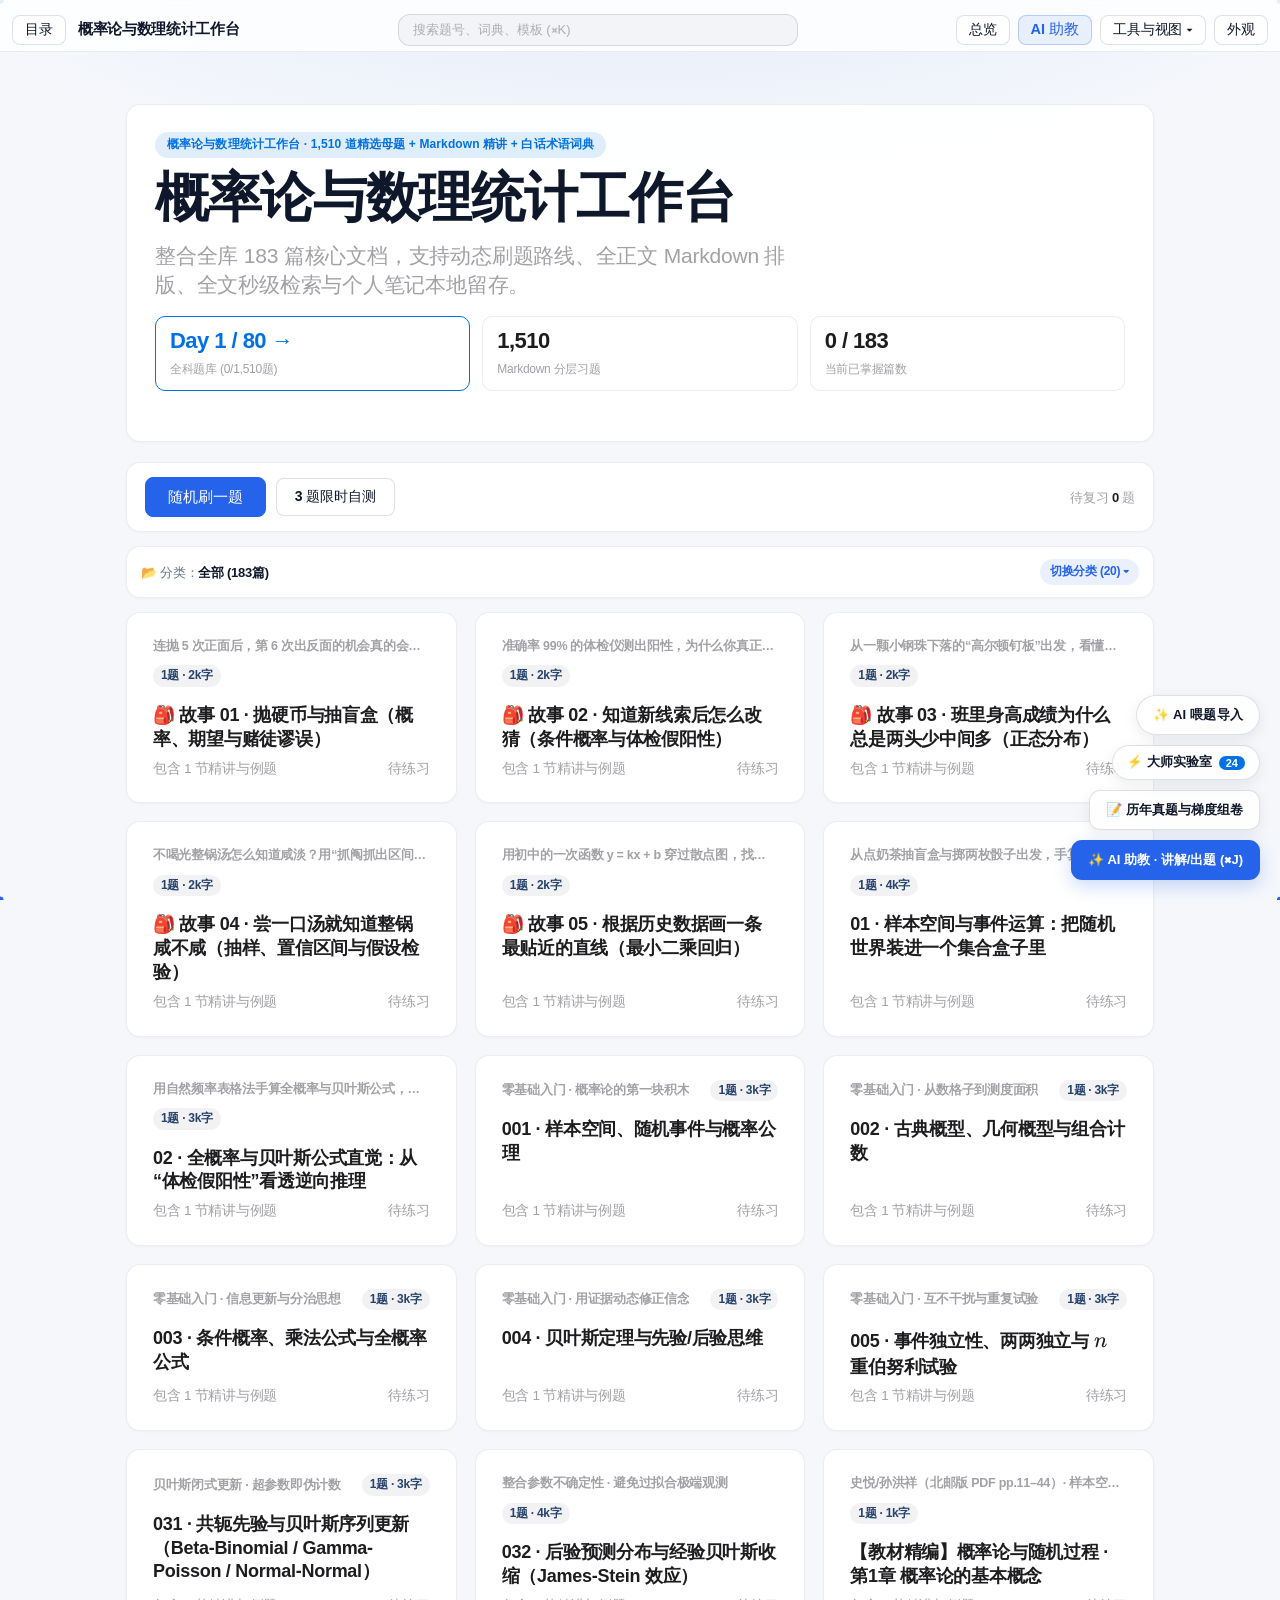
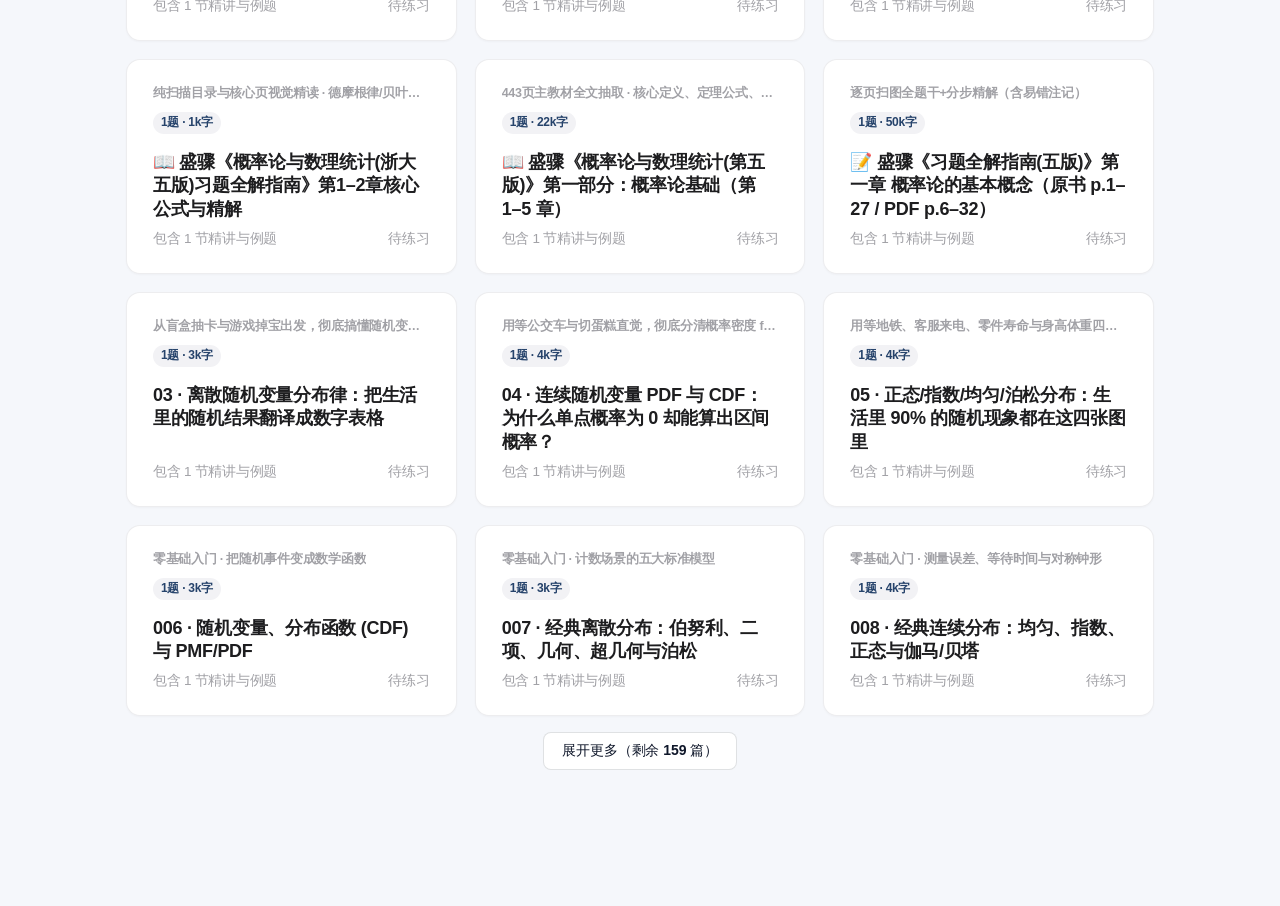
<file: workbench/概率统计工作台.html>
<!DOCTYPE html>
<html lang="zh-CN" data-theme="light">
<head>
<meta charset="UTF-8" />
<meta name="viewport" content="width=device-width, initial-scale=1.0, viewport-fit=cover" />
<meta name="apple-mobile-web-app-capable" content="yes" />
<title>概率论与数理统计工作台</title>
<link rel="stylesheet" href="vendor/katex/katex.min.css" media="print" onload="this.media='all'" />
<script defer src="vendor/katex/katex.min.js"></script>
<script defer src="vendor/katex/auto-render.min.js"></script>
<link rel="stylesheet" href="shared/workbench.css">
<link rel="stylesheet" href="shared/ui_polish.css">
<link rel="icon" href="data:image/svg+xml,<svg xmlns=%22http://www.w3.org/2000/svg%22 viewBox=%220 0 100 100%22><text y=%22.9em%22 font-size=%2290%22>📚</text></svg>">
<link rel="manifest" href="manifest.json" />
  <link rel="apple-touch-icon" href="icons/icon-192.png">
  <meta name="apple-mobile-web-app-capable" content="yes">
</head>
<body>
<div id="readProgress"></div>
<div id="trdPrintArea"></div>
<button id="backToTop" onclick="window.scrollTo({top:0,behavior:'smooth'})">回到顶部</button>
<div id="termPopover" role="tooltip" aria-hidden="true"></div>
<div id="extModalBackdrop" class="ext-modal-backdrop" onclick="if(event.target===this)closeExtModal()">
  <div class="ext-modal">
    <div class="ext-modal-head">
      <div id="extModalTitle" style="font-weight:600;font-size:15px;"></div>
      <button class="btn" style="height:28px;padding:0 12px;" onclick="closeExtModal()">关闭</button>
    </div>
    <div class="ext-modal-body" id="extModalBody"></div>
  </div>
</div>
<canvas id="particle-canvas" style="position:fixed;inset:0;pointer-events:none;z-index:20;"></canvas>

<aside id="aiDrawer" class="ai-drawer" aria-label="AI 助教">
  <div class="ai-head">
    <div>
      <div class="ai-title" style="font-weight:600;font-size:14.5px;">AI 学科助教</div>
      <div id="aiCtxLabel" style="font-size:11.5px;color:var(--muted);">已关联当前页面上下文</div>
    </div>
    <div style="display:flex;gap:6px;">
      <button class="btn" style="height:28px;padding:0 10px;font-size:12px;" onclick="document.getElementById('aiCfgPanel').classList.toggle('open')">设置 API</button>
      <button class="btn" style="height:28px;padding:0 10px;font-size:12px;" onclick="clearAiChat()">清空</button>
      <button class="btn" style="height:28px;padding:0 10px;font-size:12px;" onclick="toggleAiDrawer(false)">关闭</button>
    </div>
  </div>
  <div id="aiCfgPanel" class="ai-cfg">
    <div style="display:flex;gap:6px;">
      <select id="aiProvider" class="calc-input" style="height:30px;" aria-label="选择 AI 服务商" onchange="saveAiConfig()">
        <option value="" disabled>请选择 AI 服务商...</option>
        <option value="gemini">服务商：Gemini 官方接口</option>
        <option value="openai">服务商：OpenAI / DeepSeek / 本地 Ollama</option>
      </select>
      <input id="aiModel" class="calc-input" style="height:30px;" placeholder="模型名 (如 gemini-2.5-flash)" onchange="saveAiConfig()" />
    </div>
    <input id="aiBaseUrl" class="calc-input" style="height:30px;" placeholder="Base URL (OpenAI兼容填如 https://api.deepseek.com/v1)" onchange="saveAiConfig()" />
    <input id="aiApiKey" class="calc-input" style="height:30px;" type="password" placeholder="API Key (仅保存在本地浏览器 localStorage)" onchange="saveAiConfig()" />
    <label style="display:flex;align-items:center;gap:6px;color:var(--muted);font-size:11.5px;">
      <input id="aiUseProxy" type="checkbox" onchange="saveAiConfig()"> 若遇跨域(CORS)拦截，通过本地/服务器 /ai_chat 代理转发
    </label>
  </div>
  <div class="ai-msgs" id="aiMsgs"></div>
  <div class="ai-quick-chips">
    <button class="ai-chip" onclick="askAiQuick('这题的推导过程我没太看懂，能用最通俗的直觉再讲一遍吗？')">通俗讲推导</button>
    <button class="ai-chip" onclick="askAiQuick('这道题的核心前提条件、隐含假设与常见易错坑点有哪些？')">前提条件与坑点</button>
    <button class="ai-chip" onclick="askAiQuick('请帮我逐步检查当前题目的推导步骤，并指出最容易出错的环节。')">检查推导步骤</button>
    <button class="ai-chip" onclick="askAiQuick('请给我出一组典型反例与极端边界条件，检验我的理解是否有漏洞。')">给一组反例与边界条件</button>
  </div>
  <div class="ai-input-bar">
    <textarea id="aiInput" class="ai-textarea" placeholder="随时问算法、公式或代码问题 (Enter 发送)..." onkeydown="if(event.key==='Enter'&&!event.shiftKey){event.preventDefault();sendAiMessage();}"></textarea>
    <button id="aiSendBtn" class="btn btn-primary" style="height:36px;padding:0 14px;" onclick="sendAiMessage()">发送</button>
  </div>
</aside>

<header class="topbar">
  <div class="topbar-left">
    <button class="btn" id="toggleSidebar" style="height:30px;padding:0 12px;">目录</button>
    <div class="brand" id="homeBtn">概率论与数理统计工作台</div>
  </div>
  <div class="search-wrap">
    <input id="searchInput" class="search-box" type="search" placeholder="搜索题号、词典、模板 (⌘K)" />
  </div>
  <div class="topbar-right">
    <button class="btn" id="topHomeBtn" onclick="renderHome()" style="height:30px;padding:0 12px;">总览</button>
    <button class="btn" id="treeTopBtn" onclick="renderAlgoTree()" style="height:30px;padding:0 12px;">🌳 知识树状图</button>
    <button class="btn" onclick="renderIcpcTextbooks()" style="height:30px;padding:0 12px;">📚 教材与零基础</button>
    <button class="btn" id="roadmapBtn" style="height:30px;padding:0 12px;">80天路线</button>
    <button class="btn" id="dictTopBtn" onclick="openDictModal()" style="height:30px;padding:0 12px;">📖 术语词典</button>
    <button class="btn" id="vizTopBtn" style="height:30px;padding:0 12px;">可视化</button>
    <button class="btn btn-primary" onclick="toggleAiDrawer()" style="height:30px;padding:0 12px;">AI 助教</button>
    <button class="btn" onclick="openCommandPalette()" style="height:30px;padding:0 12px;">工具箱 ⌘K</button>
    <button class="btn" id="themeBtn" style="height:30px;padding:0 12px;">外观</button>
  </div>
</header>

<div class="layout">
  <aside class="sidebar collapsed" id="sidebar"></aside>
  <main class="main" id="main"></main>
  <aside class="viz-sidebar" id="vizSidebar"></aside>
</div>

<script>window.__WB_SUBJECT_NAME__ = "概率论与数理统计";
window.__WB_CONFIG__ = {"slug": "prob", "activeTab": "ALL", "heroEyebrow": "概率论与数理统计工作台 · 1,510 道精选母题 + Markdown 精讲 + 白话术语词典", "heroTitle": "概率论与数理统计工作台", "heroDesc": "整合全库 ${DOCS.length} 篇核心文档，支持动态刷题路线、全正文 Markdown 排版、全文秒级检索与个人笔记本地留存。", "docChunks": ["data/prob/docs_c0.js", "data/prob/docs_c1.js", "data/prob/docs_c2.js", "data/prob/docs_c3.js", "data/prob/docs_c4.js", "data/prob/docs_c5.js", "data/prob/docs_c6.js", "data/prob/docs_c7.js", "data/prob/docs_c8.js"], "bankChunks": ["data/prob/bank_c0.js", "data/prob/bank_c1.js", "data/prob/bank_c2.js", "data/prob/bank_c3.js", "data/prob/bank_c4.js", "data/prob/bank_c5.js"], "stat3Label": "Markdown 分层习题", "stat3Val": "1,510", "stat3Sub": "L1零基础 · L2进阶 · L3综合"};</script>
<script src="data/prob/core.js"></script>
<script src="shared/tree3d.js" defer></script>
<script src="shared/modules/ai_client.js" defer></script>
<script src="shared/workbench_engine.js" defer></script>
<script src="shared/modules/roadmap.js" defer></script>
<script src="shared/modules/viz_engine.js" defer></script>
<script src="shared/modules/glossary_pedagogy.js" defer></script>
<script src="shared/modules/algo_tree.js" defer></script>
<script src="shared/modules/ai_assistant.js" defer></script>
<script src="shared/modules/vp_stress.js" defer></script>

<button id="aiFeedFab" type="button" title="Alt+I 打开 AI 喂题自动生成标准题解并导入工作台">✨ AI 喂题导入</button>
<div id="aiFeedOverlay" role="dialog" aria-modal="true" aria-label="AI 喂题生成标准题解并自动导入工作台">
  <div id="aiFeedModal">
    <div style="display:flex;justify-content:space-between;align-items:center;margin-bottom:14px;">
      <div>
        <div style="font-size:17px;font-weight:700;">✨ AI 喂题 → 标准规范题解 → 自动导入工作台</div>
        <div style="font-size:12px;opacity:0.72;margin-top:2px;">自动按当前工作台规范生成 8 段式零基础精解（含公式/代码/易错点），直接写入左侧目录并持久化保存</div>
      </div>
      <button id="aiFeedClose" class="aif-btn aif-btn-ghost" type="button">关闭</button>
    </div>

    <div class="aif-row">
      <div class="aif-col">
        <label class="aif-label">模型接口</label>
        <select id="aifProvider" class="aif-select">
          <option value="gemini">Google Gemini (原生 REST)</option>
          <option value="openai">OpenAI 兼容 (/v1/chat/completions)</option>
        </select>
      </div>
      <div class="aif-col">
        <label class="aif-label">Base URL（OpenAI 兼容时必填）</label>
        <input id="aifBaseUrl" class="aif-input" placeholder="https://api.openai.com/v1" />
      </div>
      <div class="aif-col">
        <label class="aif-label">模型名称</label>
        <input id="aifModel" class="aif-input" placeholder="gemini-2.5-flash / gpt-4o-mini" />
      </div>
    </div>

    <div class="aif-row">
      <div class="aif-col">
        <label class="aif-label">API Key（自动同步本地浏览器配置）</label>
        <input id="aifApiKey" class="aif-input" type="password" placeholder="粘贴你的 Gemini / OpenAI API Key" />
      </div>
      <div class="aif-col">
        <label class="aif-label">导入分组 / 目标位置</label>
        <select id="aifTargetGroup" class="aif-select"></select>
      </div>
      <div class="aif-col">
        <label class="aif-label">题目截图（可选，支持图片识题）</label>
        <input id="aifImageInput" class="aif-input" type="file" accept="image/*" />
      </div>
    </div>

    <div style="margin-bottom:12px;">
      <label class="aif-label">不会的题目 / 题号 / 题面 / 你的卡壳点</label>
      <textarea id="aifPrompt" class="aif-textarea" placeholder="直接粘贴题面、截图或题号（例如：洛谷 P3372 线段树1 / 线性代数：证明实对称矩阵不同特征值的特征向量正交 / 计组：某 Cache 4路组相联计算题...），AI 将自动生成标准规范题解并直接导入当前工作台！"></textarea>
    </div>

    <div class="aif-row" style="justify-content:space-between;">
      <div style="display:flex;gap:8px;flex-wrap:wrap;">
        <button id="aifRunBtn" class="aif-btn aif-btn-primary" type="button">🚀 生成标准题解并自动导入</button>
        <button id="aifExportBtn" class="aif-btn aif-btn-ghost" type="button">导出已导入题解 (.json)</button>
      </div>
      <span style="font-size:12px;opacity:0.65;">快捷键：Alt + I</span>
    </div>

    <div id="aifStatus" class="aif-status"></div>
    <div id="aifPreviewBox" class="aif-reader-box" style="display:none;"></div>

    <div class="aif-saved-list">
      <div style="font-size:13px;font-weight:700;margin-bottom:8px;">📚 本工作台已导入的 AI 题解（<span id="aifSavedCount">0</span>）</div>
      <div id="aifSavedItems"></div>
    </div>
  </div>
</div>

<script src="shared/storage_idb.js" defer></script>
  <script src="shared/modules/stem_ai_exam.js" defer></script>
  <script src="shared/workbench_addons.js" defer></script>
  <script src="shared/ui_polish.js" defer></script>
<script src="books_data/catalog.js" defer></script>
<script src="shared/mastery_suite.js" defer></script>
</body>
</html>
</file>
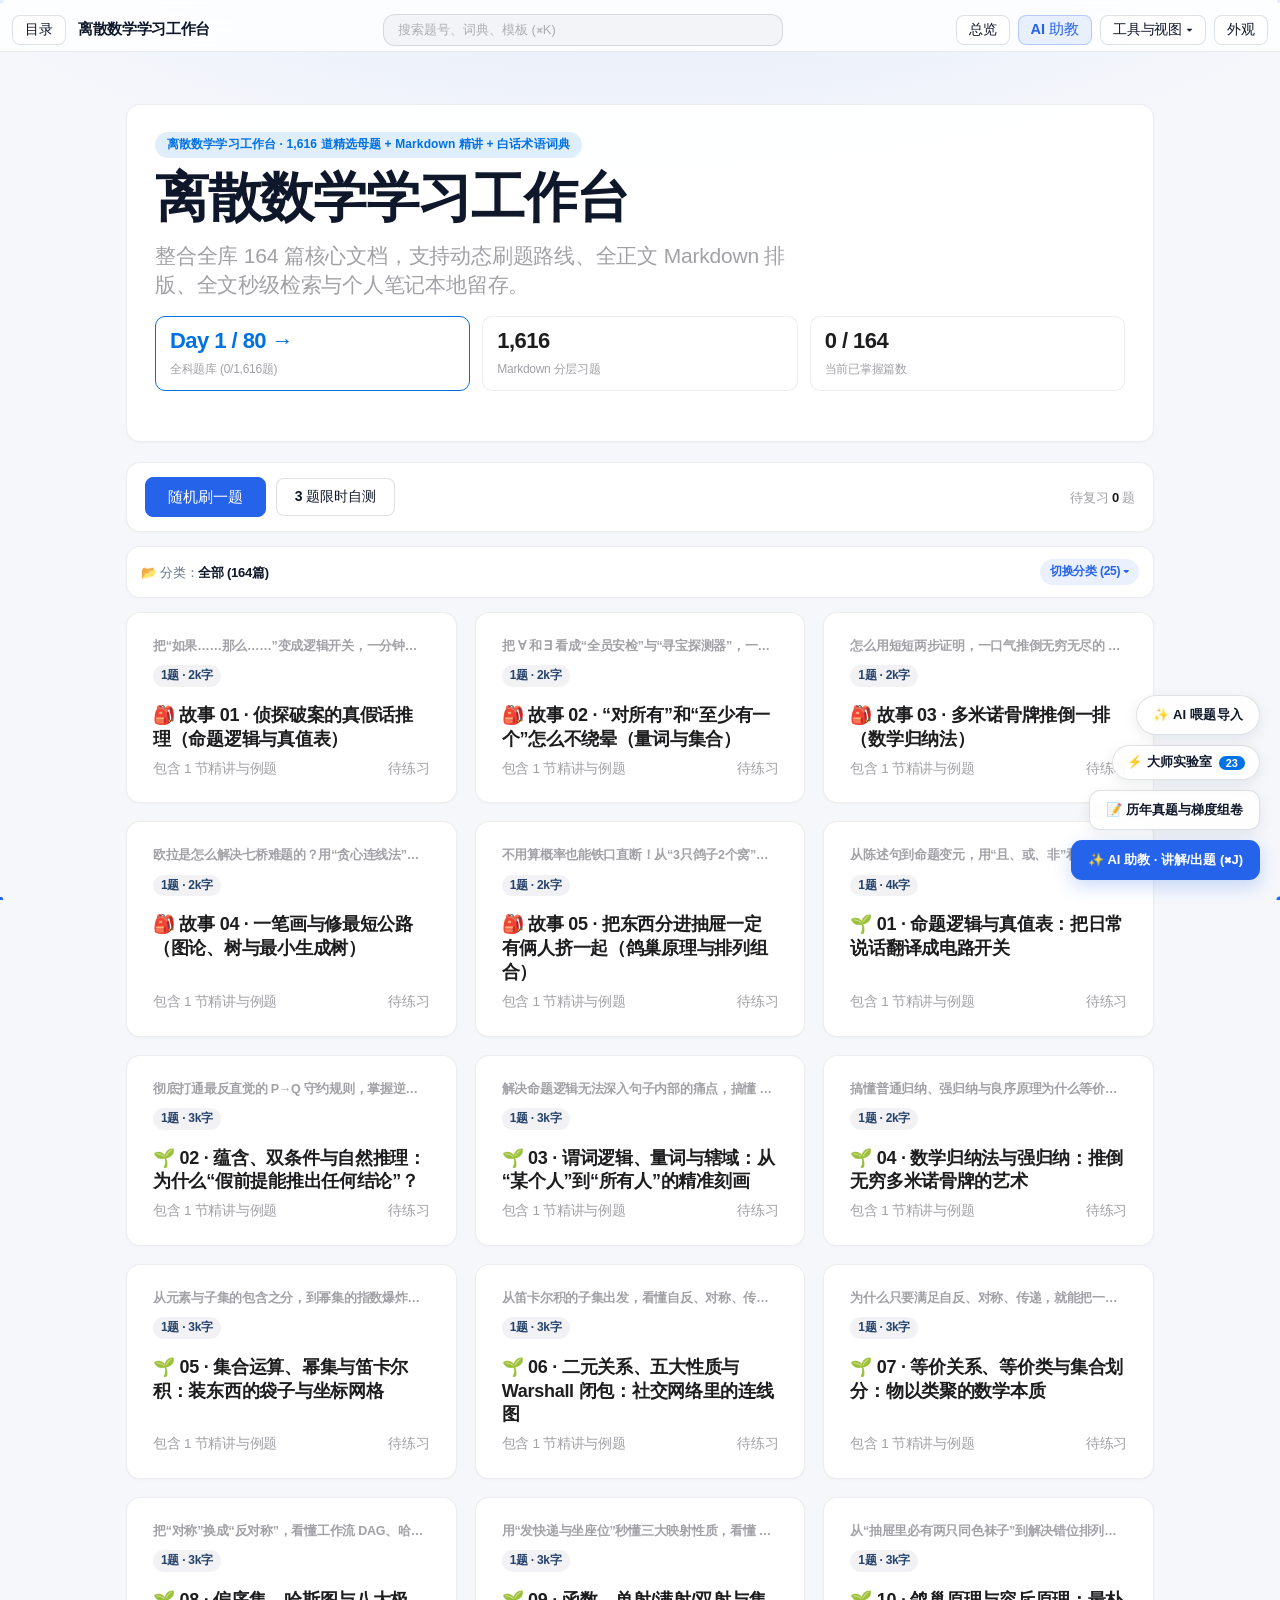
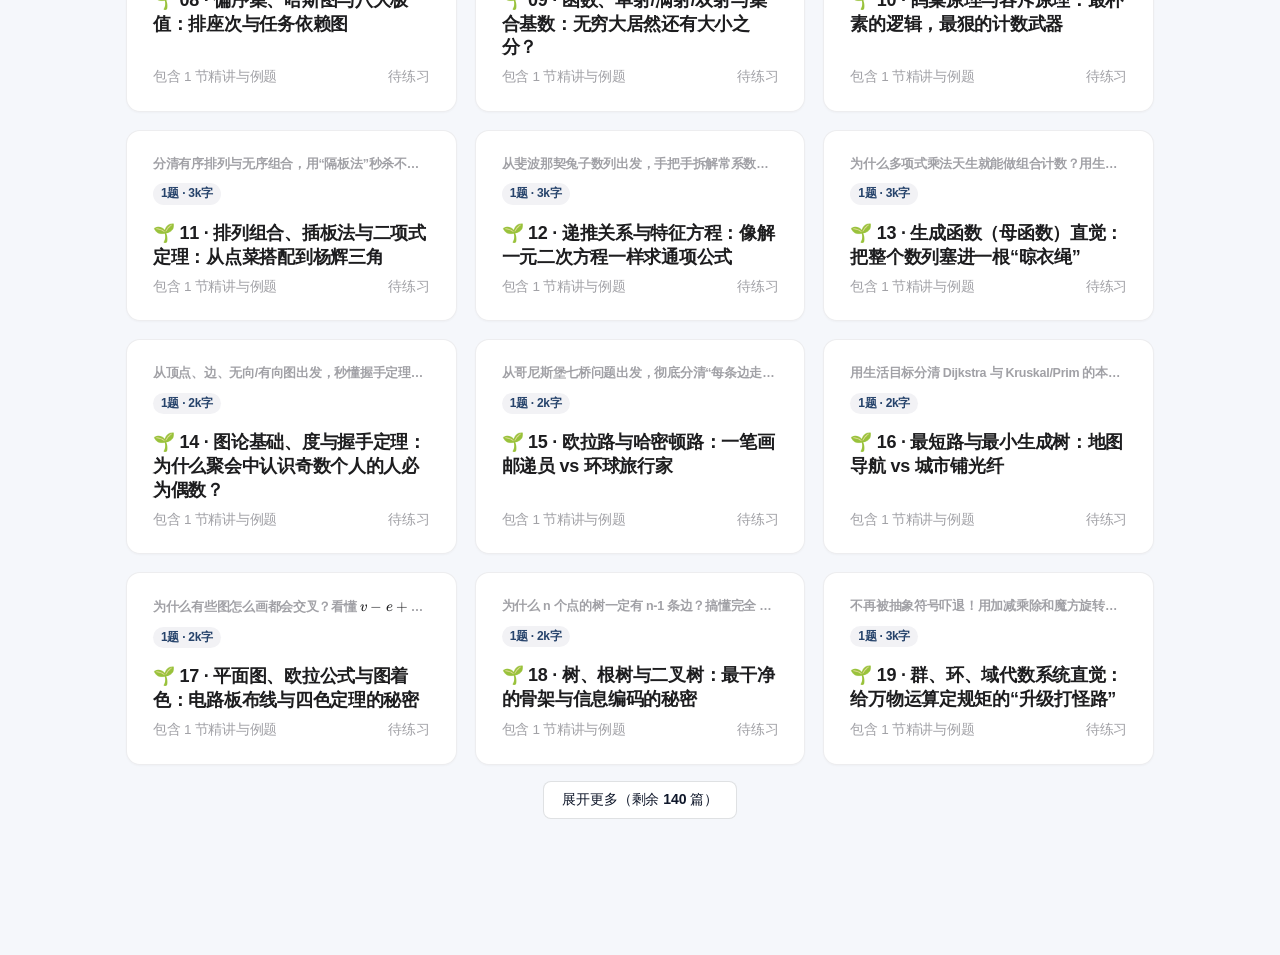
<file: workbench/离散数学工作台.html>
<!DOCTYPE html>
<html lang="zh-CN" data-theme="light">
<head>
<meta charset="UTF-8" />
<meta name="viewport" content="width=device-width, initial-scale=1.0, viewport-fit=cover" />
<meta name="apple-mobile-web-app-capable" content="yes" />
<title>离散数学学习工作台</title>
<link rel="stylesheet" href="vendor/katex/katex.min.css" media="print" onload="this.media='all'" />
<script defer src="vendor/katex/katex.min.js"></script>
<script defer src="vendor/katex/auto-render.min.js"></script>
<link rel="stylesheet" href="shared/workbench.css">
<link rel="stylesheet" href="shared/ui_polish.css">
<link rel="icon" href="data:image/svg+xml,<svg xmlns=%22http://www.w3.org/2000/svg%22 viewBox=%220 0 100 100%22><text y=%22.9em%22 font-size=%2290%22>📚</text></svg>">
<link rel="manifest" href="manifest.json" />
  <link rel="apple-touch-icon" href="icons/icon-192.png">
  <meta name="apple-mobile-web-app-capable" content="yes">
</head>
<body>
<div id="readProgress"></div>
<div id="trdPrintArea"></div>
<button id="backToTop" onclick="window.scrollTo({top:0,behavior:'smooth'})">回到顶部</button>
<div id="termPopover" role="tooltip" aria-hidden="true"></div>
<div id="extModalBackdrop" class="ext-modal-backdrop" onclick="if(event.target===this)closeExtModal()">
  <div class="ext-modal">
    <div class="ext-modal-head">
      <div id="extModalTitle" style="font-weight:600;font-size:15px;"></div>
      <button class="btn" style="height:28px;padding:0 12px;" onclick="closeExtModal()">关闭</button>
    </div>
    <div class="ext-modal-body" id="extModalBody"></div>
  </div>
</div>
<canvas id="particle-canvas" style="position:fixed;inset:0;pointer-events:none;z-index:20;"></canvas>

<aside id="aiDrawer" class="ai-drawer" aria-label="AI 助教">
  <div class="ai-head">
    <div>
      <div class="ai-title" style="font-weight:600;font-size:14.5px;">AI 学科助教</div>
      <div id="aiCtxLabel" style="font-size:11.5px;color:var(--muted);">已关联当前页面上下文</div>
    </div>
    <div style="display:flex;gap:6px;">
      <button class="btn" style="height:28px;padding:0 10px;font-size:12px;" onclick="document.getElementById('aiCfgPanel').classList.toggle('open')">设置 API</button>
      <button class="btn" style="height:28px;padding:0 10px;font-size:12px;" onclick="clearAiChat()">清空</button>
      <button class="btn" style="height:28px;padding:0 10px;font-size:12px;" onclick="toggleAiDrawer(false)">关闭</button>
    </div>
  </div>
  <div id="aiCfgPanel" class="ai-cfg">
    <div style="display:flex;gap:6px;">
      <select id="aiProvider" class="calc-input" style="height:30px;" aria-label="选择 AI 服务商" onchange="saveAiConfig()">
        <option value="" disabled>请选择 AI 服务商...</option>
        <option value="gemini">服务商：Gemini 官方接口</option>
        <option value="openai">服务商：OpenAI / DeepSeek / 本地 Ollama</option>
      </select>
      <input id="aiModel" class="calc-input" style="height:30px;" placeholder="模型名 (如 gemini-2.5-flash)" onchange="saveAiConfig()" />
    </div>
    <input id="aiBaseUrl" class="calc-input" style="height:30px;" placeholder="Base URL (OpenAI兼容填如 https://api.deepseek.com/v1)" onchange="saveAiConfig()" />
    <input id="aiApiKey" class="calc-input" style="height:30px;" type="password" placeholder="API Key (仅保存在本地浏览器 localStorage)" onchange="saveAiConfig()" />
    <label style="display:flex;align-items:center;gap:6px;color:var(--muted);font-size:11.5px;">
      <input id="aiUseProxy" type="checkbox" onchange="saveAiConfig()"> 若遇跨域(CORS)拦截，通过本地/服务器 /ai_chat 代理转发
    </label>
  </div>
  <div class="ai-msgs" id="aiMsgs"></div>
  <div class="ai-quick-chips">
    <button class="ai-chip" onclick="askAiQuick('这题的推导过程我没太看懂，能用最通俗的直觉再讲一遍吗？')">通俗讲推导</button>
    <button class="ai-chip" onclick="askAiQuick('这题的时间和空间复杂度为什么是这样？有哪些常见坑点？')">复杂度与坑点</button>
    <button class="ai-chip" onclick="askAiQuick('请帮我逐步检查当前题目的推导步骤，并指出最容易出错的环节。')">检查推导步骤</button>
    <button class="ai-chip" onclick="askAiQuick('请给我出一组典型反例与极端边界条件，检验我的理解是否有漏洞。')">给一组反例与边界条件</button>
  </div>
  <div class="ai-input-bar">
    <textarea id="aiInput" class="ai-textarea" placeholder="随时问算法、公式或代码问题 (Enter 发送)..." onkeydown="if(event.key==='Enter'&&!event.shiftKey){event.preventDefault();sendAiMessage();}"></textarea>
    <button id="aiSendBtn" class="btn btn-primary" style="height:36px;padding:0 14px;" onclick="sendAiMessage()">发送</button>
  </div>
</aside>

<header class="topbar">
  <div class="topbar-left">
    <button class="btn" id="toggleSidebar" style="height:30px;padding:0 12px;">目录</button>
    <div class="brand" id="homeBtn">离散数学学习工作台</div>
  </div>
  <div class="search-wrap">
    <input id="searchInput" class="search-box" type="search" placeholder="搜索题号、词典、模板 (⌘K)" />
  </div>
  <div class="topbar-right">
    <button class="btn" id="topHomeBtn" onclick="renderHome()" style="height:30px;padding:0 12px;">总览</button>
    <button class="btn" id="treeTopBtn" onclick="renderAlgoTree()" style="height:30px;padding:0 12px;">🌳 知识树状图</button>
    <button class="btn" onclick="renderIcpcTextbooks()" style="height:30px;padding:0 12px;">📚 教材与零基础</button>
    <button class="btn" id="roadmapBtn" style="height:30px;padding:0 12px;">80天路线</button>
    <button class="btn" id="dictTopBtn" onclick="openDictModal()" style="height:30px;padding:0 12px;">📖 术语词典</button>
    <button class="btn" id="vizTopBtn" style="height:30px;padding:0 12px;">可视化</button>
    <button class="btn btn-primary" onclick="toggleAiDrawer()" style="height:30px;padding:0 12px;">AI 助教</button>
    <button class="btn" onclick="openCommandPalette()" style="height:30px;padding:0 12px;">工具箱 ⌘K</button>
    <button class="btn" id="themeBtn" style="height:30px;padding:0 12px;">外观</button>
  </div>
</header>

<div class="layout">
  <aside class="sidebar collapsed" id="sidebar"></aside>
  <main class="main" id="main"></main>
  <aside class="viz-sidebar" id="vizSidebar"></aside>
</div>

<script>window.__WB_SUBJECT_NAME__ = "离散数学";
window.__WB_CONFIG__ = {"slug": "dm", "activeTab": "ALL", "heroEyebrow": "离散数学学习工作台 · 1,616 道精选母题 + Markdown 精讲 + 白话术语词典", "heroTitle": "离散数学学习工作台", "heroDesc": "整合全库 ${DOCS.length} 篇核心文档，支持动态刷题路线、全正文 Markdown 排版、全文秒级检索与个人笔记本地留存。", "docChunks": ["data/dm/docs_c0.js", "data/dm/docs_c1.js", "data/dm/docs_c2.js", "data/dm/docs_c3.js", "data/dm/docs_c4.js", "data/dm/docs_c5.js"], "bankChunks": ["data/dm/bank_c0.js", "data/dm/bank_c1.js", "data/dm/bank_c2.js", "data/dm/bank_c3.js", "data/dm/bank_c4.js", "data/dm/bank_c5.js"], "stat3Label": "Markdown 分层习题", "stat3Val": "1,616", "stat3Sub": "L1零基础 · L2进阶 · L3综合"};</script>
<script src="data/dm/core.js"></script>
<script src="shared/tree3d.js" defer></script>
<script src="shared/modules/ai_client.js" defer></script>
<script src="shared/workbench_engine.js" defer></script>
<script src="shared/modules/roadmap.js" defer></script>
<script src="shared/modules/viz_engine.js" defer></script>
<script src="shared/modules/glossary_pedagogy.js" defer></script>
<script src="shared/modules/algo_tree.js" defer></script>
<script src="shared/modules/ai_assistant.js" defer></script>
<script src="shared/modules/vp_stress.js" defer></script>

<button id="aiFeedFab" type="button" title="Alt+I 打开 AI 喂题自动生成标准题解并导入工作台">✨ AI 喂题导入</button>
<div id="aiFeedOverlay" role="dialog" aria-modal="true" aria-label="AI 喂题生成标准题解并自动导入工作台">
  <div id="aiFeedModal">
    <div style="display:flex;justify-content:space-between;align-items:center;margin-bottom:14px;">
      <div>
        <div style="font-size:17px;font-weight:700;">✨ AI 喂题 → 标准规范题解 → 自动导入工作台</div>
        <div style="font-size:12px;opacity:0.72;margin-top:2px;">自动按当前工作台规范生成 8 段式零基础精解（含公式/代码/易错点），直接写入左侧目录并持久化保存</div>
      </div>
      <button id="aiFeedClose" class="aif-btn aif-btn-ghost" type="button">关闭</button>
    </div>

    <div class="aif-row">
      <div class="aif-col">
        <label class="aif-label">模型接口</label>
        <select id="aifProvider" class="aif-select">
          <option value="gemini">Google Gemini (原生 REST)</option>
          <option value="openai">OpenAI 兼容 (/v1/chat/completions)</option>
        </select>
      </div>
      <div class="aif-col">
        <label class="aif-label">Base URL（OpenAI 兼容时必填）</label>
        <input id="aifBaseUrl" class="aif-input" placeholder="https://api.openai.com/v1" />
      </div>
      <div class="aif-col">
        <label class="aif-label">模型名称</label>
        <input id="aifModel" class="aif-input" placeholder="gemini-2.5-flash / gpt-4o-mini" />
      </div>
    </div>

    <div class="aif-row">
      <div class="aif-col">
        <label class="aif-label">API Key（自动同步本地浏览器配置）</label>
        <input id="aifApiKey" class="aif-input" type="password" placeholder="粘贴你的 Gemini / OpenAI API Key" />
      </div>
      <div class="aif-col">
        <label class="aif-label">导入分组 / 目标位置</label>
        <select id="aifTargetGroup" class="aif-select"></select>
      </div>
      <div class="aif-col">
        <label class="aif-label">题目截图（可选，支持图片识题）</label>
        <input id="aifImageInput" class="aif-input" type="file" accept="image/*" />
      </div>
    </div>

    <div style="margin-bottom:12px;">
      <label class="aif-label">不会的题目 / 题号 / 题面 / 你的卡壳点</label>
      <textarea id="aifPrompt" class="aif-textarea" placeholder="直接粘贴题面、截图或题号（例如：洛谷 P3372 线段树1 / 线性代数：证明实对称矩阵不同特征值的特征向量正交 / 计组：某 Cache 4路组相联计算题...），AI 将自动生成标准规范题解并直接导入当前工作台！"></textarea>
    </div>

    <div class="aif-row" style="justify-content:space-between;">
      <div style="display:flex;gap:8px;flex-wrap:wrap;">
        <button id="aifRunBtn" class="aif-btn aif-btn-primary" type="button">🚀 生成标准题解并自动导入</button>
        <button id="aifExportBtn" class="aif-btn aif-btn-ghost" type="button">导出已导入题解 (.json)</button>
      </div>
      <span style="font-size:12px;opacity:0.65;">快捷键：Alt + I</span>
    </div>

    <div id="aifStatus" class="aif-status"></div>
    <div id="aifPreviewBox" class="aif-reader-box" style="display:none;"></div>

    <div class="aif-saved-list">
      <div style="font-size:13px;font-weight:700;margin-bottom:8px;">📚 本工作台已导入的 AI 题解（<span id="aifSavedCount">0</span>）</div>
      <div id="aifSavedItems"></div>
    </div>
  </div>
</div>

<script src="shared/storage_idb.js" defer></script>
  <script src="shared/modules/stem_ai_exam.js" defer></script>
  <script src="shared/workbench_addons.js" defer></script>
  <script src="shared/ui_polish.js" defer></script>
<script src="books_data/catalog.js" defer></script>
<script src="shared/mastery_suite.js" defer></script>
</body>
</html>
</file>
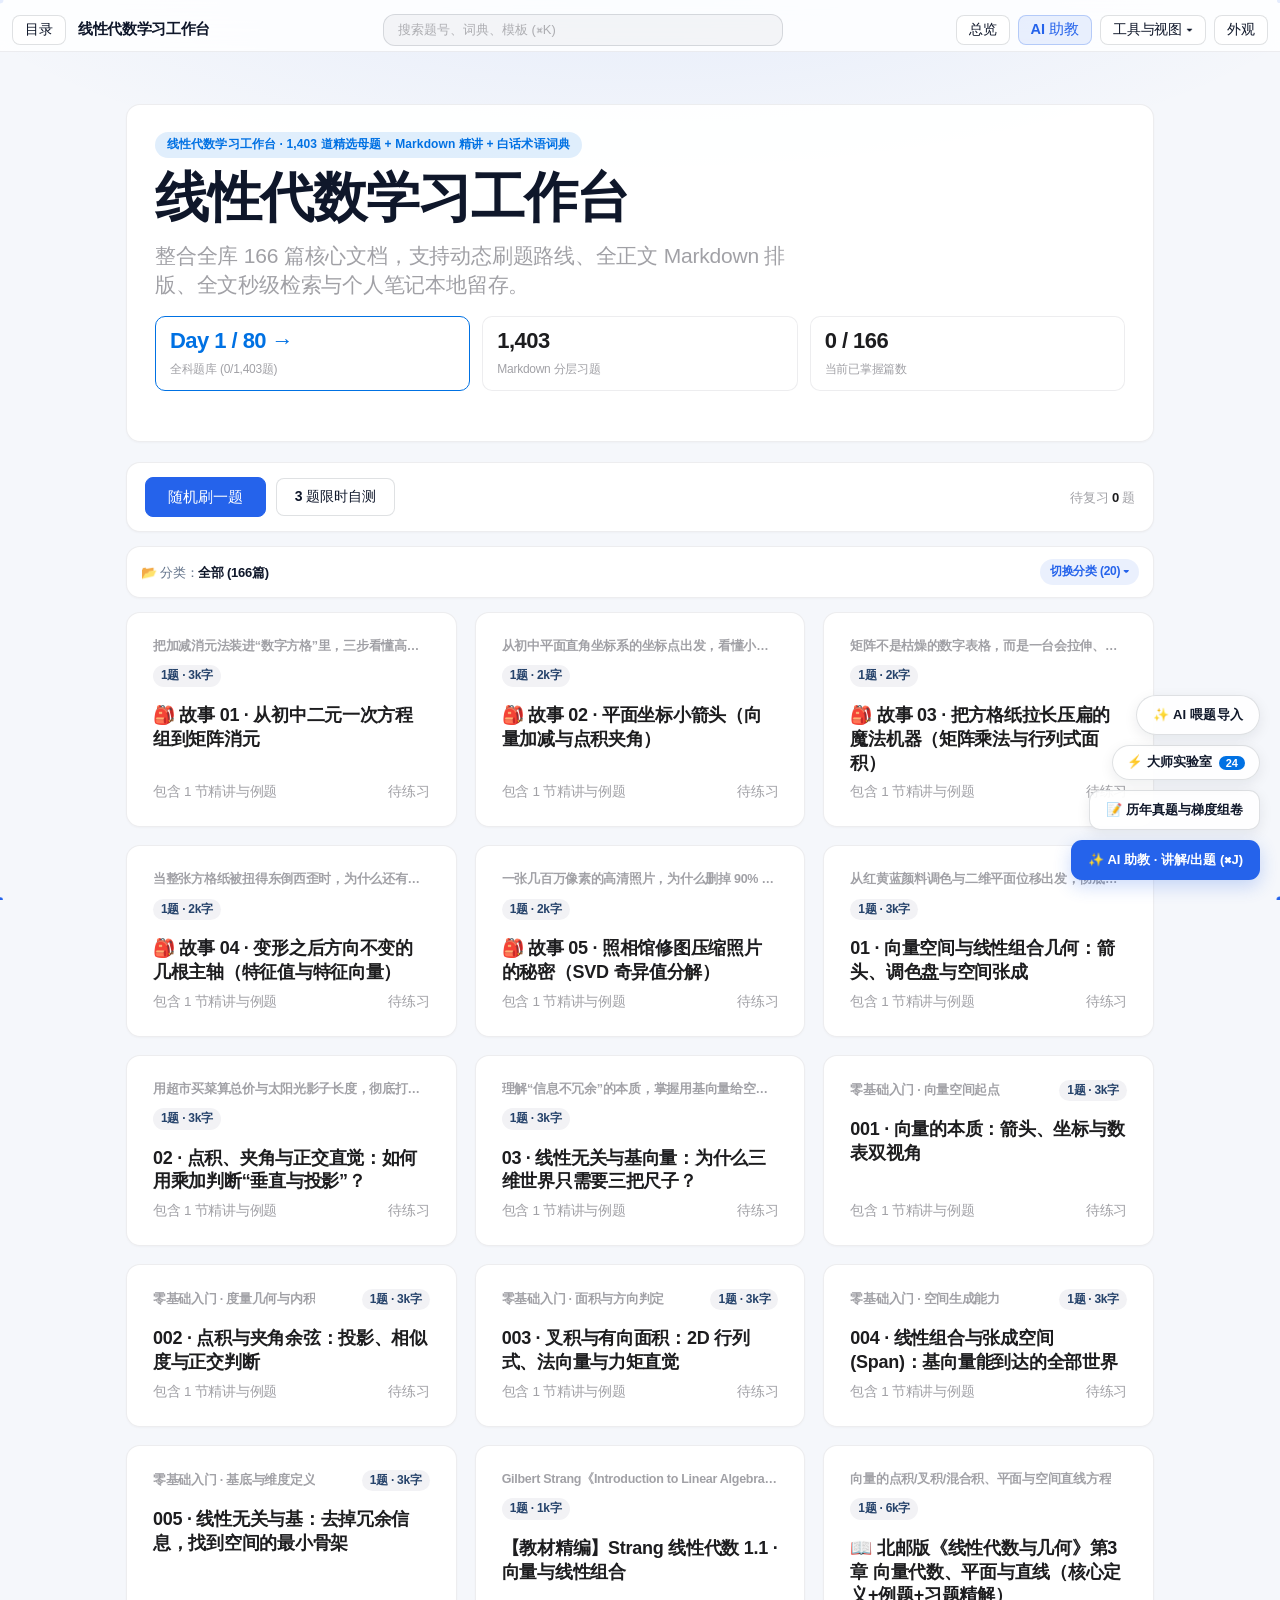
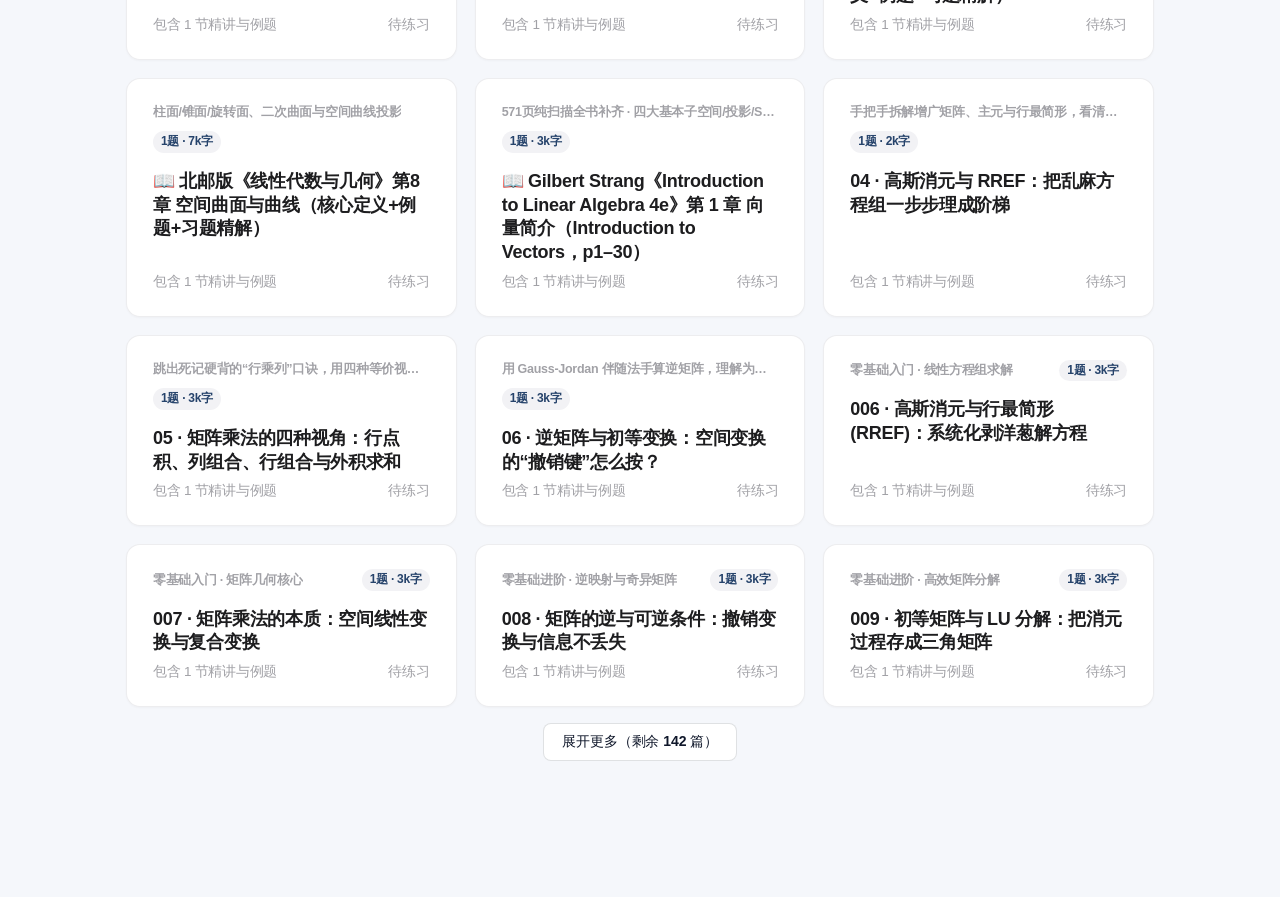
<file: workbench/线性代数工作台.html>
<!DOCTYPE html>
<html lang="zh-CN" data-theme="light">
<head>
<meta charset="UTF-8" />
<meta name="viewport" content="width=device-width, initial-scale=1.0, viewport-fit=cover" />
<meta name="apple-mobile-web-app-capable" content="yes" />
<title>线性代数学习工作台</title>
<link rel="stylesheet" href="vendor/katex/katex.min.css" media="print" onload="this.media='all'" />
<script defer src="vendor/katex/katex.min.js"></script>
<script defer src="vendor/katex/auto-render.min.js"></script>
<link rel="stylesheet" href="shared/workbench.css">
<link rel="stylesheet" href="shared/ui_polish.css">
<link rel="icon" href="data:image/svg+xml,<svg xmlns=%22http://www.w3.org/2000/svg%22 viewBox=%220 0 100 100%22><text y=%22.9em%22 font-size=%2290%22>📚</text></svg>">
<link rel="manifest" href="manifest.json" />
  <link rel="apple-touch-icon" href="icons/icon-192.png">
  <meta name="apple-mobile-web-app-capable" content="yes">
</head>
<body>
<div id="readProgress"></div>
<div id="trdPrintArea"></div>
<button id="backToTop" onclick="window.scrollTo({top:0,behavior:'smooth'})">回到顶部</button>
<div id="termPopover" role="tooltip" aria-hidden="true"></div>
<div id="extModalBackdrop" class="ext-modal-backdrop" onclick="if(event.target===this)closeExtModal()">
  <div class="ext-modal">
    <div class="ext-modal-head">
      <div id="extModalTitle" style="font-weight:600;font-size:15px;"></div>
      <button class="btn" style="height:28px;padding:0 12px;" onclick="closeExtModal()">关闭</button>
    </div>
    <div class="ext-modal-body" id="extModalBody"></div>
  </div>
</div>
<canvas id="particle-canvas" style="position:fixed;inset:0;pointer-events:none;z-index:20;"></canvas>

<aside id="aiDrawer" class="ai-drawer" aria-label="AI 助教">
  <div class="ai-head">
    <div>
      <div class="ai-title" style="font-weight:600;font-size:14.5px;">AI 学科助教</div>
      <div id="aiCtxLabel" style="font-size:11.5px;color:var(--muted);">已关联当前页面上下文</div>
    </div>
    <div style="display:flex;gap:6px;">
      <button class="btn" style="height:28px;padding:0 10px;font-size:12px;" onclick="document.getElementById('aiCfgPanel').classList.toggle('open')">设置 API</button>
      <button class="btn" style="height:28px;padding:0 10px;font-size:12px;" onclick="clearAiChat()">清空</button>
      <button class="btn" style="height:28px;padding:0 10px;font-size:12px;" onclick="toggleAiDrawer(false)">关闭</button>
    </div>
  </div>
  <div id="aiCfgPanel" class="ai-cfg">
    <div style="display:flex;gap:6px;">
      <select id="aiProvider" class="calc-input" style="height:30px;" aria-label="选择 AI 服务商" onchange="saveAiConfig()">
        <option value="" disabled>请选择 AI 服务商...</option>
        <option value="gemini">服务商：Gemini 官方接口</option>
        <option value="openai">服务商：OpenAI / DeepSeek / 本地 Ollama</option>
      </select>
      <input id="aiModel" class="calc-input" style="height:30px;" placeholder="模型名 (如 gemini-2.5-flash)" onchange="saveAiConfig()" />
    </div>
    <input id="aiBaseUrl" class="calc-input" style="height:30px;" placeholder="Base URL (OpenAI兼容填如 https://api.deepseek.com/v1)" onchange="saveAiConfig()" />
    <input id="aiApiKey" class="calc-input" style="height:30px;" type="password" placeholder="API Key (仅保存在本地浏览器 localStorage)" onchange="saveAiConfig()" />
    <label style="display:flex;align-items:center;gap:6px;color:var(--muted);font-size:11.5px;">
      <input id="aiUseProxy" type="checkbox" onchange="saveAiConfig()"> 若遇跨域(CORS)拦截，通过本地/服务器 /ai_chat 代理转发
    </label>
  </div>
  <div class="ai-msgs" id="aiMsgs"></div>
  <div class="ai-quick-chips">
    <button class="ai-chip" onclick="askAiQuick('这题的推导过程我没太看懂，能用最通俗的直觉再讲一遍吗？')">通俗讲推导</button>
    <button class="ai-chip" onclick="askAiQuick('这道题的核心前提条件、隐含假设与常见易错坑点有哪些？')">前提条件与坑点</button>
    <button class="ai-chip" onclick="askAiQuick('请帮我逐步检查当前题目的推导步骤，并指出最容易出错的环节。')">检查推导步骤</button>
    <button class="ai-chip" onclick="askAiQuick('请给我出一组典型反例与极端边界条件，检验我的理解是否有漏洞。')">给一组反例与边界条件</button>
  </div>
  <div class="ai-input-bar">
    <textarea id="aiInput" class="ai-textarea" placeholder="随时问算法、公式或代码问题 (Enter 发送)..." onkeydown="if(event.key==='Enter'&&!event.shiftKey){event.preventDefault();sendAiMessage();}"></textarea>
    <button id="aiSendBtn" class="btn btn-primary" style="height:36px;padding:0 14px;" onclick="sendAiMessage()">发送</button>
  </div>
</aside>

<header class="topbar">
  <div class="topbar-left">
    <button class="btn" id="toggleSidebar" style="height:30px;padding:0 12px;">目录</button>
    <div class="brand" id="homeBtn">线性代数学习工作台</div>
  </div>
  <div class="search-wrap">
    <input id="searchInput" class="search-box" type="search" placeholder="搜索题号、词典、模板 (⌘K)" />
  </div>
  <div class="topbar-right">
    <button class="btn" id="topHomeBtn" onclick="renderHome()" style="height:30px;padding:0 12px;">总览</button>
    <button class="btn" id="treeTopBtn" onclick="renderAlgoTree()" style="height:30px;padding:0 12px;">🌳 知识树状图</button>
    <button class="btn" onclick="renderIcpcTextbooks()" style="height:30px;padding:0 12px;">📚 教材与零基础</button>
    <button class="btn" id="roadmapBtn" style="height:30px;padding:0 12px;">80天路线</button>
    <button class="btn" id="dictTopBtn" onclick="openDictModal()" style="height:30px;padding:0 12px;">📖 术语词典</button>
    <button class="btn" id="vizTopBtn" style="height:30px;padding:0 12px;">可视化</button>
    <button class="btn btn-primary" onclick="toggleAiDrawer()" style="height:30px;padding:0 12px;">AI 助教</button>
    <button class="btn" onclick="openCommandPalette()" style="height:30px;padding:0 12px;">工具箱 ⌘K</button>
    <button class="btn" id="themeBtn" style="height:30px;padding:0 12px;">外观</button>
  </div>
</header>

<div class="layout">
  <aside class="sidebar collapsed" id="sidebar"></aside>
  <main class="main" id="main"></main>
  <aside class="viz-sidebar" id="vizSidebar"></aside>
</div>

<script>window.__WB_SUBJECT_NAME__ = "线性代数";
window.__WB_CONFIG__ = {"slug": "la", "activeTab": "ALL", "heroEyebrow": "线性代数学习工作台 · 1,403 道精选母题 + Markdown 精讲 + 白话术语词典", "heroTitle": "线性代数学习工作台", "heroDesc": "整合全库 ${DOCS.length} 篇核心文档，支持动态刷题路线、全正文 Markdown 排版、全文秒级检索与个人笔记本地留存。", "docChunks": ["data/la/docs_c0.js", "data/la/docs_c1.js", "data/la/docs_c2.js", "data/la/docs_c3.js", "data/la/docs_c4.js", "data/la/docs_c5.js", "data/la/docs_c6.js"], "bankChunks": ["data/la/bank_c0.js", "data/la/bank_c1.js", "data/la/bank_c2.js", "data/la/bank_c3.js", "data/la/bank_c4.js", "data/la/bank_c5.js"], "stat3Label": "Markdown 分层习题", "stat3Val": "1,403", "stat3Sub": "L1零基础 · L2进阶 · L3综合"};</script>
<script src="data/la/core.js"></script>
<script src="shared/tree3d.js" defer></script>
<script src="shared/modules/ai_client.js" defer></script>
<script src="shared/workbench_engine.js" defer></script>
<script src="shared/modules/roadmap.js" defer></script>
<script src="shared/modules/viz_engine.js" defer></script>
<script src="shared/modules/glossary_pedagogy.js" defer></script>
<script src="shared/modules/algo_tree.js" defer></script>
<script src="shared/modules/ai_assistant.js" defer></script>
<script src="shared/modules/vp_stress.js" defer></script>

<button id="aiFeedFab" type="button" title="Alt+I 打开 AI 喂题自动生成标准题解并导入工作台">✨ AI 喂题导入</button>
<div id="aiFeedOverlay" role="dialog" aria-modal="true" aria-label="AI 喂题生成标准题解并自动导入工作台">
  <div id="aiFeedModal">
    <div style="display:flex;justify-content:space-between;align-items:center;margin-bottom:14px;">
      <div>
        <div style="font-size:17px;font-weight:700;">✨ AI 喂题 → 标准规范题解 → 自动导入工作台</div>
        <div style="font-size:12px;opacity:0.72;margin-top:2px;">自动按当前工作台规范生成 8 段式零基础精解（含公式/代码/易错点），直接写入左侧目录并持久化保存</div>
      </div>
      <button id="aiFeedClose" class="aif-btn aif-btn-ghost" type="button">关闭</button>
    </div>

    <div class="aif-row">
      <div class="aif-col">
        <label class="aif-label">模型接口</label>
        <select id="aifProvider" class="aif-select">
          <option value="gemini">Google Gemini (原生 REST)</option>
          <option value="openai">OpenAI 兼容 (/v1/chat/completions)</option>
        </select>
      </div>
      <div class="aif-col">
        <label class="aif-label">Base URL（OpenAI 兼容时必填）</label>
        <input id="aifBaseUrl" class="aif-input" placeholder="https://api.openai.com/v1" />
      </div>
      <div class="aif-col">
        <label class="aif-label">模型名称</label>
        <input id="aifModel" class="aif-input" placeholder="gemini-2.5-flash / gpt-4o-mini" />
      </div>
    </div>

    <div class="aif-row">
      <div class="aif-col">
        <label class="aif-label">API Key（自动同步本地浏览器配置）</label>
        <input id="aifApiKey" class="aif-input" type="password" placeholder="粘贴你的 Gemini / OpenAI API Key" />
      </div>
      <div class="aif-col">
        <label class="aif-label">导入分组 / 目标位置</label>
        <select id="aifTargetGroup" class="aif-select"></select>
      </div>
      <div class="aif-col">
        <label class="aif-label">题目截图（可选，支持图片识题）</label>
        <input id="aifImageInput" class="aif-input" type="file" accept="image/*" />
      </div>
    </div>

    <div style="margin-bottom:12px;">
      <label class="aif-label">不会的题目 / 题号 / 题面 / 你的卡壳点</label>
      <textarea id="aifPrompt" class="aif-textarea" placeholder="直接粘贴题面、截图或题号（例如：洛谷 P3372 线段树1 / 线性代数：证明实对称矩阵不同特征值的特征向量正交 / 计组：某 Cache 4路组相联计算题...），AI 将自动生成标准规范题解并直接导入当前工作台！"></textarea>
    </div>

    <div class="aif-row" style="justify-content:space-between;">
      <div style="display:flex;gap:8px;flex-wrap:wrap;">
        <button id="aifRunBtn" class="aif-btn aif-btn-primary" type="button">🚀 生成标准题解并自动导入</button>
        <button id="aifExportBtn" class="aif-btn aif-btn-ghost" type="button">导出已导入题解 (.json)</button>
      </div>
      <span style="font-size:12px;opacity:0.65;">快捷键：Alt + I</span>
    </div>

    <div id="aifStatus" class="aif-status"></div>
    <div id="aifPreviewBox" class="aif-reader-box" style="display:none;"></div>

    <div class="aif-saved-list">
      <div style="font-size:13px;font-weight:700;margin-bottom:8px;">📚 本工作台已导入的 AI 题解（<span id="aifSavedCount">0</span>）</div>
      <div id="aifSavedItems"></div>
    </div>
  </div>
</div>

<script src="shared/storage_idb.js" defer></script>
  <script src="shared/modules/stem_ai_exam.js" defer></script>
  <script src="shared/workbench_addons.js" defer></script>
  <script src="shared/ui_polish.js" defer></script>
<script src="books_data/catalog.js" defer></script>
<script src="shared/mastery_suite.js" defer></script>
</body>
</html>
</file>
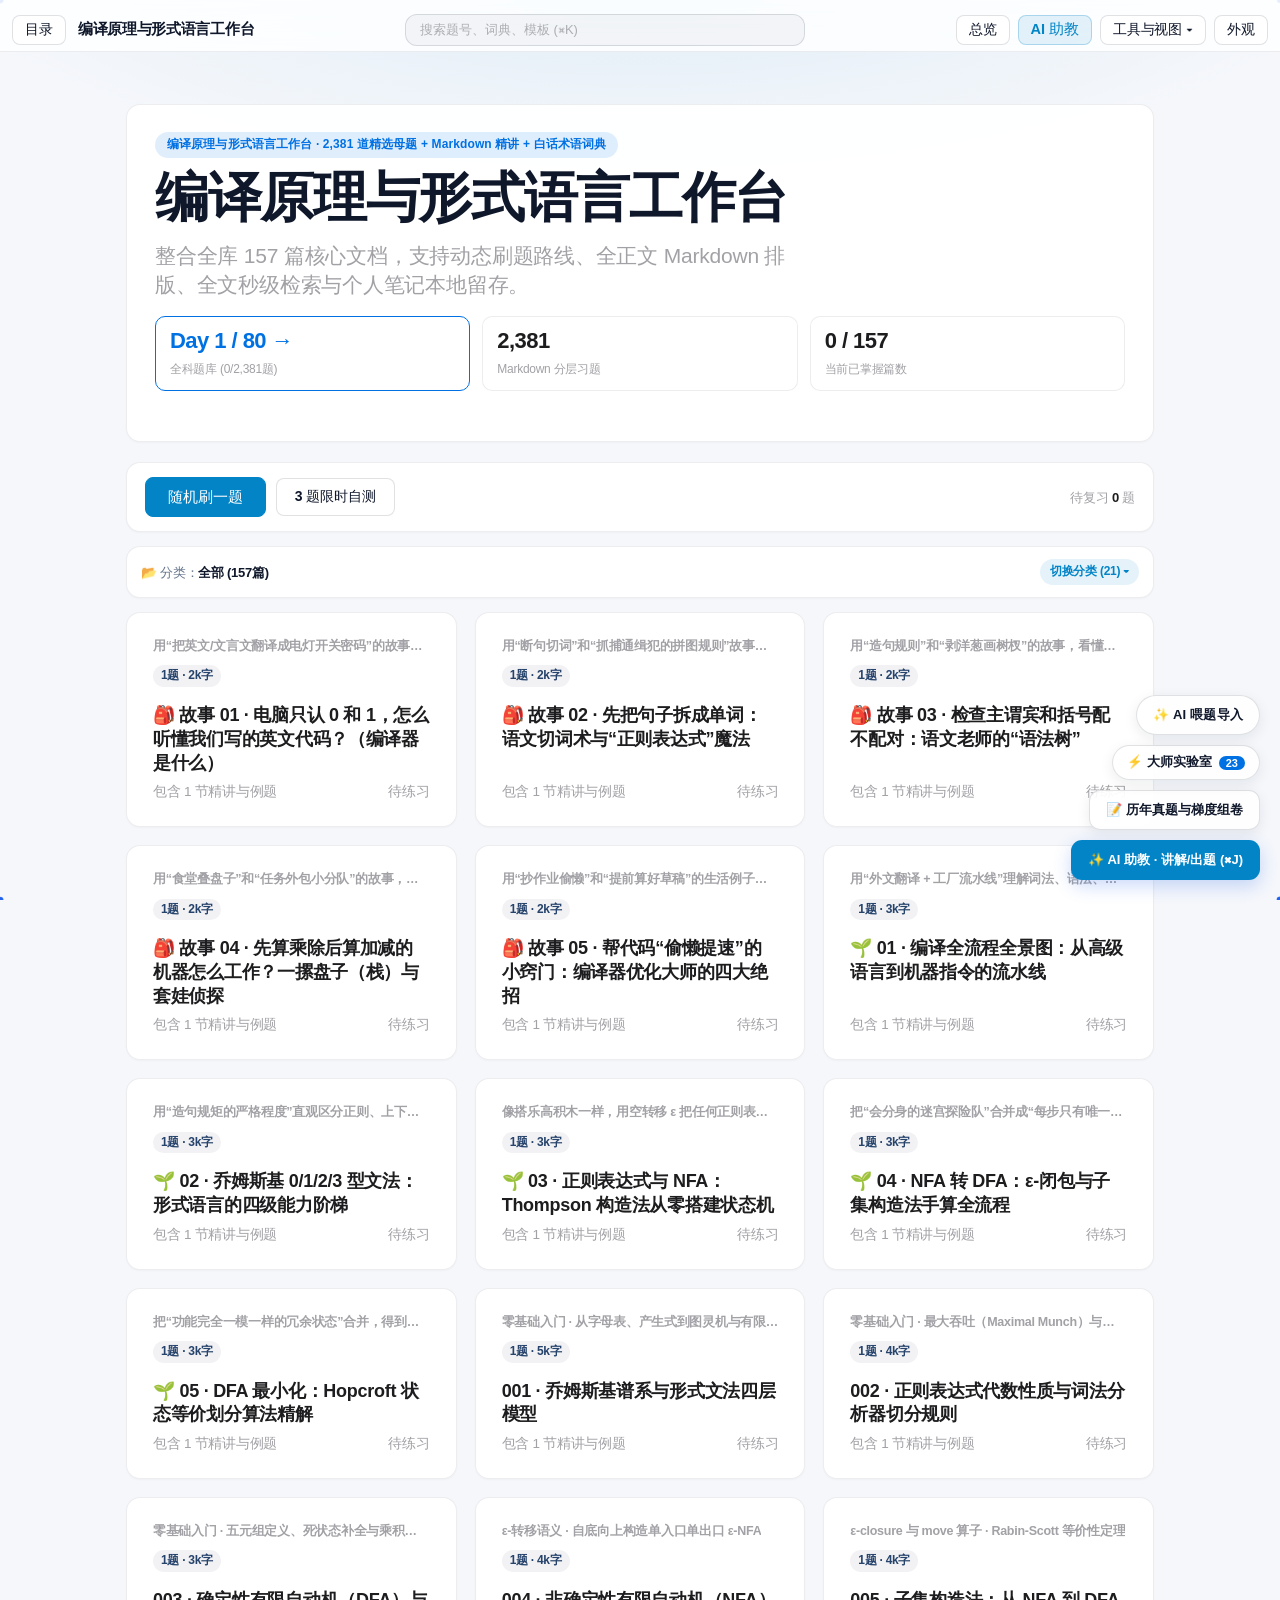
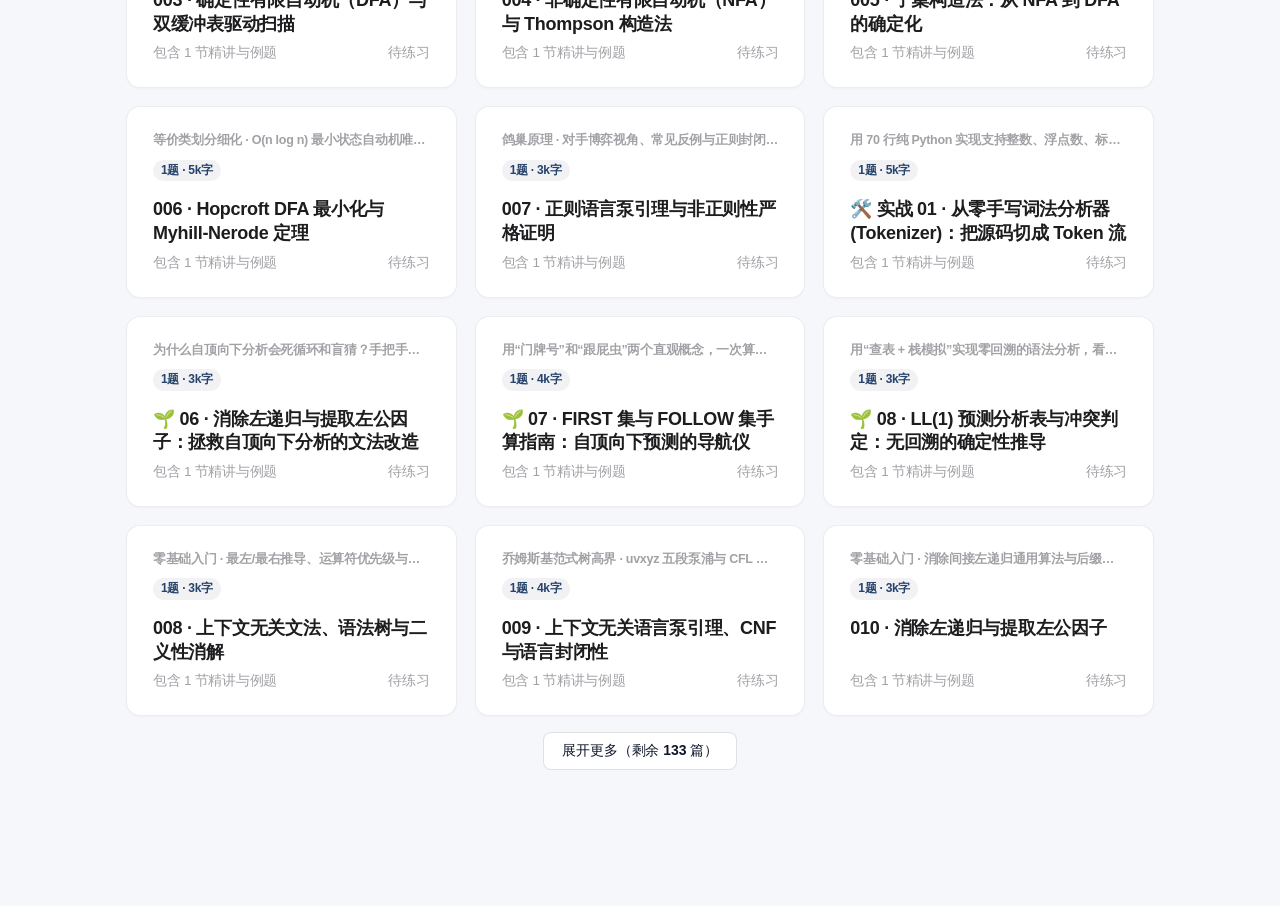
<file: workbench/编译原理与形式语言工作台.html>
<!DOCTYPE html>
<html lang="zh-CN" data-theme="light">
<head>
<meta charset="UTF-8" />
<meta name="viewport" content="width=device-width, initial-scale=1.0, viewport-fit=cover" />
<meta name="apple-mobile-web-app-capable" content="yes" />
<title>编译原理与形式语言工作台</title>
<link rel="stylesheet" href="vendor/katex/katex.min.css" media="print" onload="this.media='all'" />
<script defer src="vendor/katex/katex.min.js"></script>
<script defer src="vendor/katex/auto-render.min.js"></script>
<link rel="stylesheet" href="shared/workbench.css">
<link rel="stylesheet" href="shared/ui_polish.css">
<link rel="icon" href="data:image/svg+xml,<svg xmlns=%22http://www.w3.org/2000/svg%22 viewBox=%220 0 100 100%22><text y=%22.9em%22 font-size=%2290%22>📚</text></svg>">
<link rel="manifest" href="manifest.json" />
  <link rel="apple-touch-icon" href="icons/icon-192.png">
  <meta name="apple-mobile-web-app-capable" content="yes">
</head>
<body>
<div id="readProgress"></div>
<div id="trdPrintArea"></div>
<button id="backToTop" onclick="window.scrollTo({top:0,behavior:'smooth'})">回到顶部</button>
<div id="termPopover" role="tooltip" aria-hidden="true"></div>
<div id="extModalBackdrop" class="ext-modal-backdrop" onclick="if(event.target===this)closeExtModal()">
  <div class="ext-modal">
    <div class="ext-modal-head">
      <div id="extModalTitle" style="font-weight:600;font-size:15px;"></div>
      <button class="btn" style="height:28px;padding:0 12px;" onclick="closeExtModal()">关闭</button>
    </div>
    <div class="ext-modal-body" id="extModalBody"></div>
  </div>
</div>
<canvas id="particle-canvas" style="position:fixed;inset:0;pointer-events:none;z-index:20;"></canvas>

<aside id="aiDrawer" class="ai-drawer" aria-label="AI 助教">
  <div class="ai-head">
    <div>
      <div class="ai-title" style="font-weight:600;font-size:14.5px;">AI 学科助教</div>
      <div id="aiCtxLabel" style="font-size:11.5px;color:var(--muted);">已关联当前页面上下文</div>
    </div>
    <div style="display:flex;gap:6px;">
      <button class="btn" style="height:28px;padding:0 10px;font-size:12px;" onclick="document.getElementById('aiCfgPanel').classList.toggle('open')">设置 API</button>
      <button class="btn" style="height:28px;padding:0 10px;font-size:12px;" onclick="clearAiChat()">清空</button>
      <button class="btn" style="height:28px;padding:0 10px;font-size:12px;" onclick="toggleAiDrawer(false)">关闭</button>
    </div>
  </div>
  <div id="aiCfgPanel" class="ai-cfg">
    <div style="display:flex;gap:6px;">
      <select id="aiProvider" class="calc-input" style="height:30px;" aria-label="选择 AI 服务商" onchange="saveAiConfig()">
        <option value="" disabled>请选择 AI 服务商...</option>
        <option value="gemini">服务商：Gemini 官方接口</option>
        <option value="openai">服务商：OpenAI / DeepSeek / 本地 Ollama</option>
      </select>
      <input id="aiModel" class="calc-input" style="height:30px;" placeholder="模型名 (如 gemini-2.5-flash)" onchange="saveAiConfig()" />
    </div>
    <input id="aiBaseUrl" class="calc-input" style="height:30px;" placeholder="Base URL (OpenAI兼容填如 https://api.deepseek.com/v1)" onchange="saveAiConfig()" />
    <input id="aiApiKey" class="calc-input" style="height:30px;" type="password" placeholder="API Key (仅保存在本地浏览器 localStorage)" onchange="saveAiConfig()" />
    <label style="display:flex;align-items:center;gap:6px;color:var(--muted);font-size:11.5px;">
      <input id="aiUseProxy" type="checkbox" onchange="saveAiConfig()"> 若遇跨域(CORS)拦截，通过本地/服务器 /ai_chat 代理转发
    </label>
  </div>
  <div class="ai-msgs" id="aiMsgs"></div>
  <div class="ai-quick-chips">
    <button class="ai-chip" onclick="askAiQuick('这题的推导过程我没太看懂，能用最通俗的直觉再讲一遍吗？')">通俗讲推导</button>
    <button class="ai-chip" onclick="askAiQuick('这题的时间和空间复杂度为什么是这样？有哪些常见坑点？')">复杂度与坑点</button>
    <button class="ai-chip" onclick="askAiQuick('请帮我逐步检查当前题目的推导步骤，并指出最容易出错的环节。')">检查推导步骤</button>
    <button class="ai-chip" onclick="askAiQuick('请给我出一组典型反例与极端边界条件，检验我的理解是否有漏洞。')">给一组反例与边界条件</button>
  </div>
  <div class="ai-input-bar">
    <textarea id="aiInput" class="ai-textarea" placeholder="随时问算法、公式或代码问题 (Enter 发送)..." onkeydown="if(event.key==='Enter'&&!event.shiftKey){event.preventDefault();sendAiMessage();}"></textarea>
    <button id="aiSendBtn" class="btn btn-primary" style="height:36px;padding:0 14px;" onclick="sendAiMessage()">发送</button>
  </div>
</aside>

<header class="topbar">
  <div class="topbar-left">
    <button class="btn" id="toggleSidebar" style="height:30px;padding:0 12px;">目录</button>
    <div class="brand" id="homeBtn">编译原理与形式语言工作台</div>
  </div>
  <div class="search-wrap">
    <input id="searchInput" class="search-box" type="search" placeholder="搜索题号、词典、模板 (⌘K)" />
  </div>
  <div class="topbar-right">
    <button class="btn" id="topHomeBtn" onclick="renderHome()" style="height:30px;padding:0 12px;">总览</button>
    <button class="btn" id="treeTopBtn" onclick="renderAlgoTree()" style="height:30px;padding:0 12px;">🌳 知识树状图</button>
    <button class="btn" onclick="renderIcpcTextbooks()" style="height:30px;padding:0 12px;">📚 教材与零基础</button>
    <button class="btn" id="roadmapBtn" style="height:30px;padding:0 12px;">80天路线</button>
    <button class="btn" id="dictTopBtn" onclick="openDictModal()" style="height:30px;padding:0 12px;">📖 术语词典</button>
    <button class="btn" id="vizTopBtn" style="height:30px;padding:0 12px;">可视化</button>
    <button class="btn btn-primary" onclick="toggleAiDrawer()" style="height:30px;padding:0 12px;">AI 助教</button>
    <button class="btn" onclick="openCommandPalette()" style="height:30px;padding:0 12px;">工具箱 ⌘K</button>
    <button class="btn" id="themeBtn" style="height:30px;padding:0 12px;">外观</button>
  </div>
</header>

<div class="layout">
  <aside class="sidebar collapsed" id="sidebar"></aside>
  <main class="main" id="main"></main>
  <aside class="viz-sidebar" id="vizSidebar"></aside>
</div>

<script>window.__WB_SUBJECT_NAME__ = "编译原理与形式语言";
window.__WB_CONFIG__ = {"slug": "comp", "activeTab": "ALL", "heroEyebrow": "编译原理与形式语言工作台 · 2,381 道精选母题 + Markdown 精讲 + 白话术语词典", "heroTitle": "编译原理与形式语言工作台", "heroDesc": "整合全库 ${DOCS.length} 篇核心文档，支持动态刷题路线、全正文 Markdown 排版、全文秒级检索与个人笔记本地留存。", "docChunks": ["data/comp/docs_c0.js", "data/comp/docs_c1.js", "data/comp/docs_c2.js", "data/comp/docs_c3.js", "data/comp/docs_c4.js", "data/comp/docs_c5.js"], "bankChunks": ["data/comp/bank_c0.js", "data/comp/bank_c1.js", "data/comp/bank_c2.js", "data/comp/bank_c3.js", "data/comp/bank_c4.js", "data/comp/bank_c5.js", "data/comp/bank_c6.js", "data/comp/bank_c7.js", "data/comp/bank_c8.js", "data/comp/bank_c9.js", "data/comp/bank_c10.js", "data/comp/bank_c11.js", "data/comp/bank_c12.js"], "stat3Label": "Markdown 分层习题", "stat3Val": "2,381", "stat3Sub": "L1零基础 · L2进阶 · L3综合"};</script>
<script src="data/comp/core.js"></script>
<script src="shared/tree3d.js" defer></script>
<script src="shared/modules/ai_client.js" defer></script>
<script src="shared/workbench_engine.js" defer></script>
<script src="shared/modules/roadmap.js" defer></script>
<script src="shared/modules/viz_engine.js" defer></script>
<script src="shared/modules/glossary_pedagogy.js" defer></script>
<script src="shared/modules/algo_tree.js" defer></script>
<script src="shared/modules/ai_assistant.js" defer></script>
<script src="shared/modules/vp_stress.js" defer></script>

<button id="aiFeedFab" type="button" title="Alt+I 打开 AI 喂题自动生成标准题解并导入工作台">✨ AI 喂题导入</button>
<div id="aiFeedOverlay" role="dialog" aria-modal="true" aria-label="AI 喂题生成标准题解并自动导入工作台">
  <div id="aiFeedModal">
    <div style="display:flex;justify-content:space-between;align-items:center;margin-bottom:14px;">
      <div>
        <div style="font-size:17px;font-weight:700;">✨ AI 喂题 → 标准规范题解 → 自动导入工作台</div>
        <div style="font-size:12px;opacity:0.72;margin-top:2px;">自动按当前工作台规范生成 8 段式零基础精解（含公式/代码/易错点），直接写入左侧目录并持久化保存</div>
      </div>
      <button id="aiFeedClose" class="aif-btn aif-btn-ghost" type="button">关闭</button>
    </div>

    <div class="aif-row">
      <div class="aif-col">
        <label class="aif-label">模型接口</label>
        <select id="aifProvider" class="aif-select">
          <option value="gemini">Google Gemini (原生 REST)</option>
          <option value="openai">OpenAI 兼容 (/v1/chat/completions)</option>
        </select>
      </div>
      <div class="aif-col">
        <label class="aif-label">Base URL（OpenAI 兼容时必填）</label>
        <input id="aifBaseUrl" class="aif-input" placeholder="https://api.openai.com/v1" />
      </div>
      <div class="aif-col">
        <label class="aif-label">模型名称</label>
        <input id="aifModel" class="aif-input" placeholder="gemini-2.5-flash / gpt-4o-mini" />
      </div>
    </div>

    <div class="aif-row">
      <div class="aif-col">
        <label class="aif-label">API Key（自动同步本地浏览器配置）</label>
        <input id="aifApiKey" class="aif-input" type="password" placeholder="粘贴你的 Gemini / OpenAI API Key" />
      </div>
      <div class="aif-col">
        <label class="aif-label">导入分组 / 目标位置</label>
        <select id="aifTargetGroup" class="aif-select"></select>
      </div>
      <div class="aif-col">
        <label class="aif-label">题目截图（可选，支持图片识题）</label>
        <input id="aifImageInput" class="aif-input" type="file" accept="image/*" />
      </div>
    </div>

    <div style="margin-bottom:12px;">
      <label class="aif-label">不会的题目 / 题号 / 题面 / 你的卡壳点</label>
      <textarea id="aifPrompt" class="aif-textarea" placeholder="直接粘贴题面、截图或题号（例如：洛谷 P3372 线段树1 / 线性代数：证明实对称矩阵不同特征值的特征向量正交 / 计组：某 Cache 4路组相联计算题...），AI 将自动生成标准规范题解并直接导入当前工作台！"></textarea>
    </div>

    <div class="aif-row" style="justify-content:space-between;">
      <div style="display:flex;gap:8px;flex-wrap:wrap;">
        <button id="aifRunBtn" class="aif-btn aif-btn-primary" type="button">🚀 生成标准题解并自动导入</button>
        <button id="aifExportBtn" class="aif-btn aif-btn-ghost" type="button">导出已导入题解 (.json)</button>
      </div>
      <span style="font-size:12px;opacity:0.65;">快捷键：Alt + I</span>
    </div>

    <div id="aifStatus" class="aif-status"></div>
    <div id="aifPreviewBox" class="aif-reader-box" style="display:none;"></div>

    <div class="aif-saved-list">
      <div style="font-size:13px;font-weight:700;margin-bottom:8px;">📚 本工作台已导入的 AI 题解（<span id="aifSavedCount">0</span>）</div>
      <div id="aifSavedItems"></div>
    </div>
  </div>
</div>

<script src="shared/storage_idb.js" defer></script>
  <script src="shared/modules/stem_ai_exam.js" defer></script>
  <script src="shared/workbench_addons.js" defer></script>
  <script src="shared/ui_polish.js" defer></script>
<script src="books_data/catalog.js" defer></script>
<script src="shared/mastery_suite.js" defer></script>
</body>
</html>
</file>
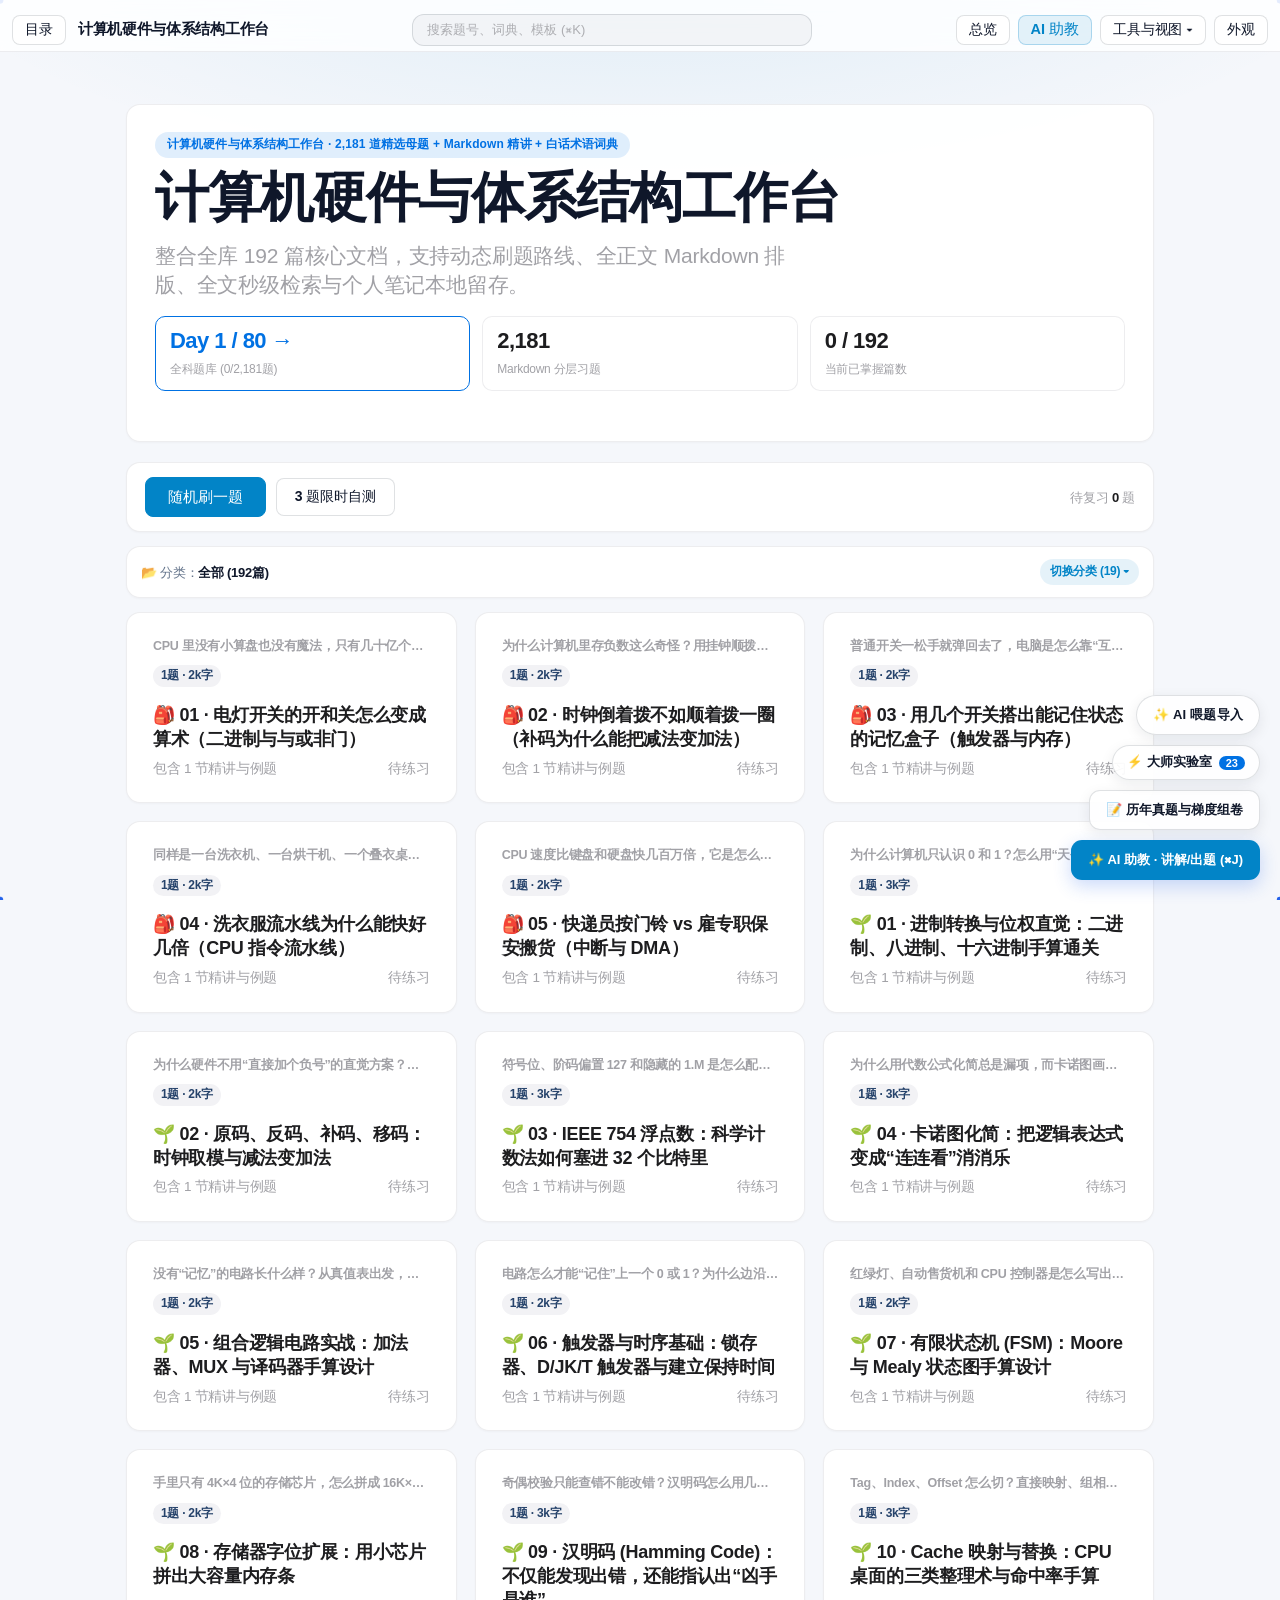
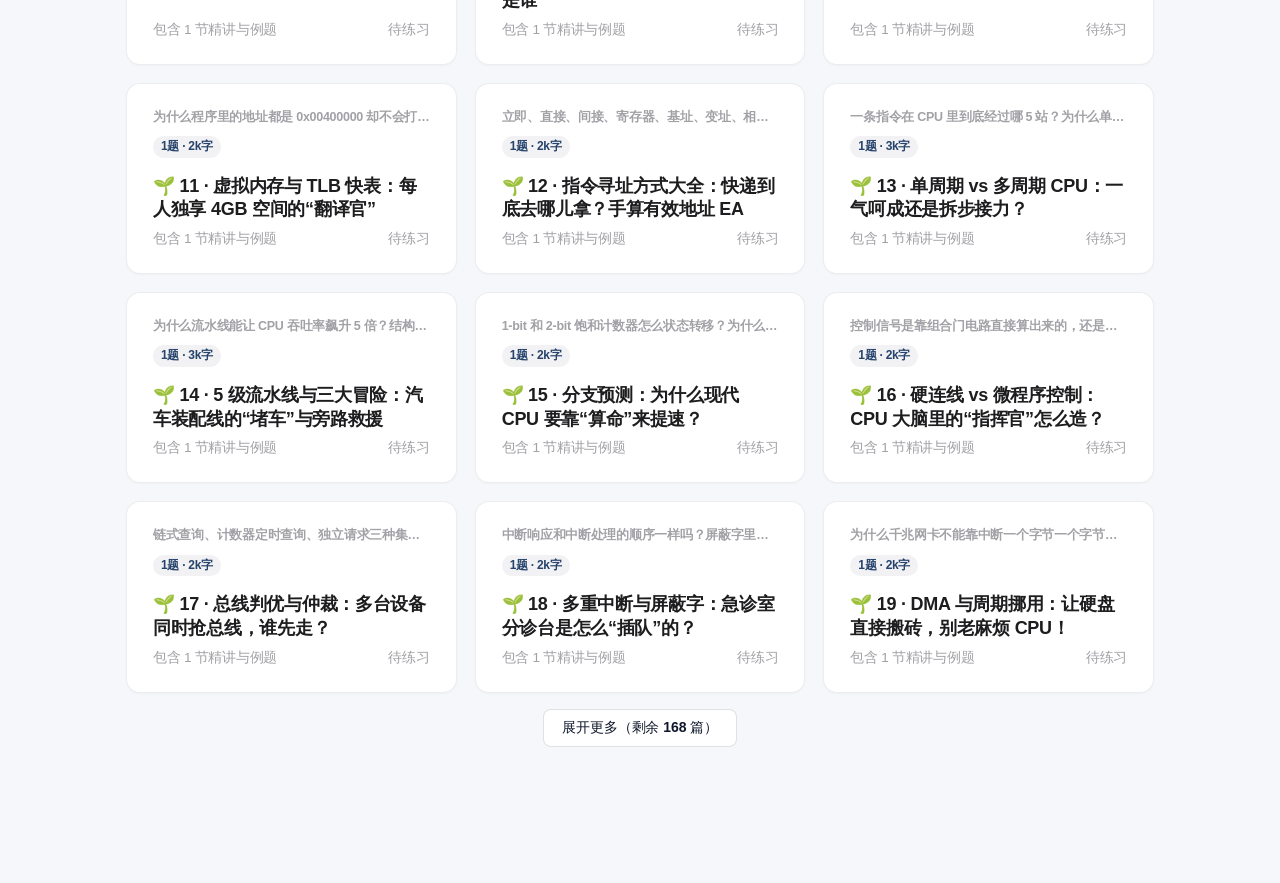
<file: workbench/计算机硬件与体系结构工作台.html>
<!DOCTYPE html>
<html lang="zh-CN" data-theme="light">
<head>
<meta charset="UTF-8" />
<meta name="viewport" content="width=device-width, initial-scale=1.0, viewport-fit=cover" />
<meta name="apple-mobile-web-app-capable" content="yes" />
<title>计算机硬件与体系结构工作台</title>
<link rel="stylesheet" href="vendor/katex/katex.min.css" media="print" onload="this.media='all'" />
<script defer src="vendor/katex/katex.min.js"></script>
<script defer src="vendor/katex/auto-render.min.js"></script>
<link rel="stylesheet" href="shared/workbench.css">
<link rel="stylesheet" href="shared/ui_polish.css">
<link rel="icon" href="data:image/svg+xml,<svg xmlns=%22http://www.w3.org/2000/svg%22 viewBox=%220 0 100 100%22><text y=%22.9em%22 font-size=%2290%22>📚</text></svg>">
<link rel="manifest" href="manifest.json" />
  <link rel="apple-touch-icon" href="icons/icon-192.png">
  <meta name="apple-mobile-web-app-capable" content="yes">
</head>
<body>
<div id="readProgress"></div>
<div id="trdPrintArea"></div>
<button id="backToTop" onclick="window.scrollTo({top:0,behavior:'smooth'})">回到顶部</button>
<div id="termPopover" role="tooltip" aria-hidden="true"></div>
<div id="extModalBackdrop" class="ext-modal-backdrop" onclick="if(event.target===this)closeExtModal()">
  <div class="ext-modal">
    <div class="ext-modal-head">
      <div id="extModalTitle" style="font-weight:600;font-size:15px;"></div>
      <button class="btn" style="height:28px;padding:0 12px;" onclick="closeExtModal()">关闭</button>
    </div>
    <div class="ext-modal-body" id="extModalBody"></div>
  </div>
</div>
<canvas id="particle-canvas" style="position:fixed;inset:0;pointer-events:none;z-index:20;"></canvas>

<aside id="aiDrawer" class="ai-drawer" aria-label="AI 助教">
  <div class="ai-head">
    <div>
      <div class="ai-title" style="font-weight:600;font-size:14.5px;">AI 学科助教</div>
      <div id="aiCtxLabel" style="font-size:11.5px;color:var(--muted);">已关联当前页面上下文</div>
    </div>
    <div style="display:flex;gap:6px;">
      <button class="btn" style="height:28px;padding:0 10px;font-size:12px;" onclick="document.getElementById('aiCfgPanel').classList.toggle('open')">设置 API</button>
      <button class="btn" style="height:28px;padding:0 10px;font-size:12px;" onclick="clearAiChat()">清空</button>
      <button class="btn" style="height:28px;padding:0 10px;font-size:12px;" onclick="toggleAiDrawer(false)">关闭</button>
    </div>
  </div>
  <div id="aiCfgPanel" class="ai-cfg">
    <div style="display:flex;gap:6px;">
      <select id="aiProvider" class="calc-input" style="height:30px;" aria-label="选择 AI 服务商" onchange="saveAiConfig()">
        <option value="" disabled>请选择 AI 服务商...</option>
        <option value="gemini">服务商：Gemini 官方接口</option>
        <option value="openai">服务商：OpenAI / DeepSeek / 本地 Ollama</option>
      </select>
      <input id="aiModel" class="calc-input" style="height:30px;" placeholder="模型名 (如 gemini-2.5-flash)" onchange="saveAiConfig()" />
    </div>
    <input id="aiBaseUrl" class="calc-input" style="height:30px;" placeholder="Base URL (OpenAI兼容填如 https://api.deepseek.com/v1)" onchange="saveAiConfig()" />
    <input id="aiApiKey" class="calc-input" style="height:30px;" type="password" placeholder="API Key (仅保存在本地浏览器 localStorage)" onchange="saveAiConfig()" />
    <label style="display:flex;align-items:center;gap:6px;color:var(--muted);font-size:11.5px;">
      <input id="aiUseProxy" type="checkbox" onchange="saveAiConfig()"> 若遇跨域(CORS)拦截，通过本地/服务器 /ai_chat 代理转发
    </label>
  </div>
  <div class="ai-msgs" id="aiMsgs"></div>
  <div class="ai-quick-chips">
    <button class="ai-chip" onclick="askAiQuick('这题的推导过程我没太看懂，能用最通俗的直觉再讲一遍吗？')">通俗讲推导</button>
    <button class="ai-chip" onclick="askAiQuick('这题的时间和空间复杂度为什么是这样？有哪些常见坑点？')">复杂度与坑点</button>
    <button class="ai-chip" onclick="askAiQuick('请帮我逐步检查当前题目的推导步骤，并指出最容易出错的环节。')">检查推导步骤</button>
    <button class="ai-chip" onclick="askAiQuick('请给我出一组典型反例与极端边界条件，检验我的理解是否有漏洞。')">给一组反例与边界条件</button>
  </div>
  <div class="ai-input-bar">
    <textarea id="aiInput" class="ai-textarea" placeholder="随时问算法、公式或代码问题 (Enter 发送)..." onkeydown="if(event.key==='Enter'&&!event.shiftKey){event.preventDefault();sendAiMessage();}"></textarea>
    <button id="aiSendBtn" class="btn btn-primary" style="height:36px;padding:0 14px;" onclick="sendAiMessage()">发送</button>
  </div>
</aside>

<header class="topbar">
  <div class="topbar-left">
    <button class="btn" id="toggleSidebar" style="height:30px;padding:0 12px;">目录</button>
    <div class="brand" id="homeBtn">计算机硬件与体系结构工作台</div>
  </div>
  <div class="search-wrap">
    <input id="searchInput" class="search-box" type="search" placeholder="搜索题号、词典、模板 (⌘K)" />
  </div>
  <div class="topbar-right">
    <button class="btn" id="topHomeBtn" onclick="renderHome()" style="height:30px;padding:0 12px;">总览</button>
    <button class="btn" id="treeTopBtn" onclick="renderAlgoTree()" style="height:30px;padding:0 12px;">🌳 知识树状图</button>
    <button class="btn" onclick="renderIcpcTextbooks()" style="height:30px;padding:0 12px;">📚 教材与零基础</button>
    <button class="btn" id="roadmapBtn" style="height:30px;padding:0 12px;">80天路线</button>
    <button class="btn" id="dictTopBtn" onclick="openDictModal()" style="height:30px;padding:0 12px;">📖 术语词典</button>
    <button class="btn" id="vizTopBtn" style="height:30px;padding:0 12px;">可视化</button>
    <button class="btn btn-primary" onclick="toggleAiDrawer()" style="height:30px;padding:0 12px;">AI 助教</button>
    <button class="btn" onclick="openCommandPalette()" style="height:30px;padding:0 12px;">工具箱 ⌘K</button>
    <button class="btn" id="themeBtn" style="height:30px;padding:0 12px;">外观</button>
  </div>
</header>

<div class="layout">
  <aside class="sidebar collapsed" id="sidebar"></aside>
  <main class="main" id="main"></main>
  <aside class="viz-sidebar" id="vizSidebar"></aside>
</div>

<script>window.__WB_SUBJECT_NAME__ = "计算机硬件与体系结构";
window.__WB_CONFIG__ = {"slug": "arch", "activeTab": "ALL", "heroEyebrow": "计算机硬件与体系结构工作台 · 2,181 道精选母题 + Markdown 精讲 + 白话术语词典", "heroTitle": "计算机硬件与体系结构工作台", "heroDesc": "整合全库 ${DOCS.length} 篇核心文档，支持动态刷题路线、全正文 Markdown 排版、全文秒级检索与个人笔记本地留存。", "docChunks": ["data/arch/docs_c0.js", "data/arch/docs_c1.js", "data/arch/docs_c2.js", "data/arch/docs_c3.js", "data/arch/docs_c4.js"], "bankChunks": ["data/arch/bank_c0.js", "data/arch/bank_c1.js", "data/arch/bank_c2.js", "data/arch/bank_c3.js", "data/arch/bank_c4.js", "data/arch/bank_c5.js", "data/arch/bank_c6.js", "data/arch/bank_c7.js", "data/arch/bank_c8.js", "data/arch/bank_c9.js", "data/arch/bank_c10.js", "data/arch/bank_c11.js"], "stat3Label": "Markdown 分层习题", "stat3Val": "2,181", "stat3Sub": "L1零基础 · L2进阶 · L3综合"};</script>
<script src="data/arch/core.js"></script>
<script src="shared/tree3d.js" defer></script>
<script src="shared/modules/ai_client.js" defer></script>
<script src="shared/workbench_engine.js" defer></script>
<script src="shared/modules/roadmap.js" defer></script>
<script src="shared/modules/viz_engine.js" defer></script>
<script src="shared/modules/glossary_pedagogy.js" defer></script>
<script src="shared/modules/algo_tree.js" defer></script>
<script src="shared/modules/ai_assistant.js" defer></script>
<script src="shared/modules/vp_stress.js" defer></script>

<button id="aiFeedFab" type="button" title="Alt+I 打开 AI 喂题自动生成标准题解并导入工作台">✨ AI 喂题导入</button>
<div id="aiFeedOverlay" role="dialog" aria-modal="true" aria-label="AI 喂题生成标准题解并自动导入工作台">
  <div id="aiFeedModal">
    <div style="display:flex;justify-content:space-between;align-items:center;margin-bottom:14px;">
      <div>
        <div style="font-size:17px;font-weight:700;">✨ AI 喂题 → 标准规范题解 → 自动导入工作台</div>
        <div style="font-size:12px;opacity:0.72;margin-top:2px;">自动按当前工作台规范生成 8 段式零基础精解（含公式/代码/易错点），直接写入左侧目录并持久化保存</div>
      </div>
      <button id="aiFeedClose" class="aif-btn aif-btn-ghost" type="button">关闭</button>
    </div>

    <div class="aif-row">
      <div class="aif-col">
        <label class="aif-label">模型接口</label>
        <select id="aifProvider" class="aif-select">
          <option value="gemini">Google Gemini (原生 REST)</option>
          <option value="openai">OpenAI 兼容 (/v1/chat/completions)</option>
        </select>
      </div>
      <div class="aif-col">
        <label class="aif-label">Base URL（OpenAI 兼容时必填）</label>
        <input id="aifBaseUrl" class="aif-input" placeholder="https://api.openai.com/v1" />
      </div>
      <div class="aif-col">
        <label class="aif-label">模型名称</label>
        <input id="aifModel" class="aif-input" placeholder="gemini-2.5-flash / gpt-4o-mini" />
      </div>
    </div>

    <div class="aif-row">
      <div class="aif-col">
        <label class="aif-label">API Key（自动同步本地浏览器配置）</label>
        <input id="aifApiKey" class="aif-input" type="password" placeholder="粘贴你的 Gemini / OpenAI API Key" />
      </div>
      <div class="aif-col">
        <label class="aif-label">导入分组 / 目标位置</label>
        <select id="aifTargetGroup" class="aif-select"></select>
      </div>
      <div class="aif-col">
        <label class="aif-label">题目截图（可选，支持图片识题）</label>
        <input id="aifImageInput" class="aif-input" type="file" accept="image/*" />
      </div>
    </div>

    <div style="margin-bottom:12px;">
      <label class="aif-label">不会的题目 / 题号 / 题面 / 你的卡壳点</label>
      <textarea id="aifPrompt" class="aif-textarea" placeholder="直接粘贴题面、截图或题号（例如：洛谷 P3372 线段树1 / 线性代数：证明实对称矩阵不同特征值的特征向量正交 / 计组：某 Cache 4路组相联计算题...），AI 将自动生成标准规范题解并直接导入当前工作台！"></textarea>
    </div>

    <div class="aif-row" style="justify-content:space-between;">
      <div style="display:flex;gap:8px;flex-wrap:wrap;">
        <button id="aifRunBtn" class="aif-btn aif-btn-primary" type="button">🚀 生成标准题解并自动导入</button>
        <button id="aifExportBtn" class="aif-btn aif-btn-ghost" type="button">导出已导入题解 (.json)</button>
      </div>
      <span style="font-size:12px;opacity:0.65;">快捷键：Alt + I</span>
    </div>

    <div id="aifStatus" class="aif-status"></div>
    <div id="aifPreviewBox" class="aif-reader-box" style="display:none;"></div>

    <div class="aif-saved-list">
      <div style="font-size:13px;font-weight:700;margin-bottom:8px;">📚 本工作台已导入的 AI 题解（<span id="aifSavedCount">0</span>）</div>
      <div id="aifSavedItems"></div>
    </div>
  </div>
</div>

<script src="shared/storage_idb.js" defer></script>
  <script src="shared/modules/stem_ai_exam.js" defer></script>
  <script src="shared/workbench_addons.js" defer></script>
  <script src="shared/ui_polish.js" defer></script>
<script src="books_data/catalog.js" defer></script>
<script src="shared/mastery_suite.js" defer></script>
</body>
</html>
</file>
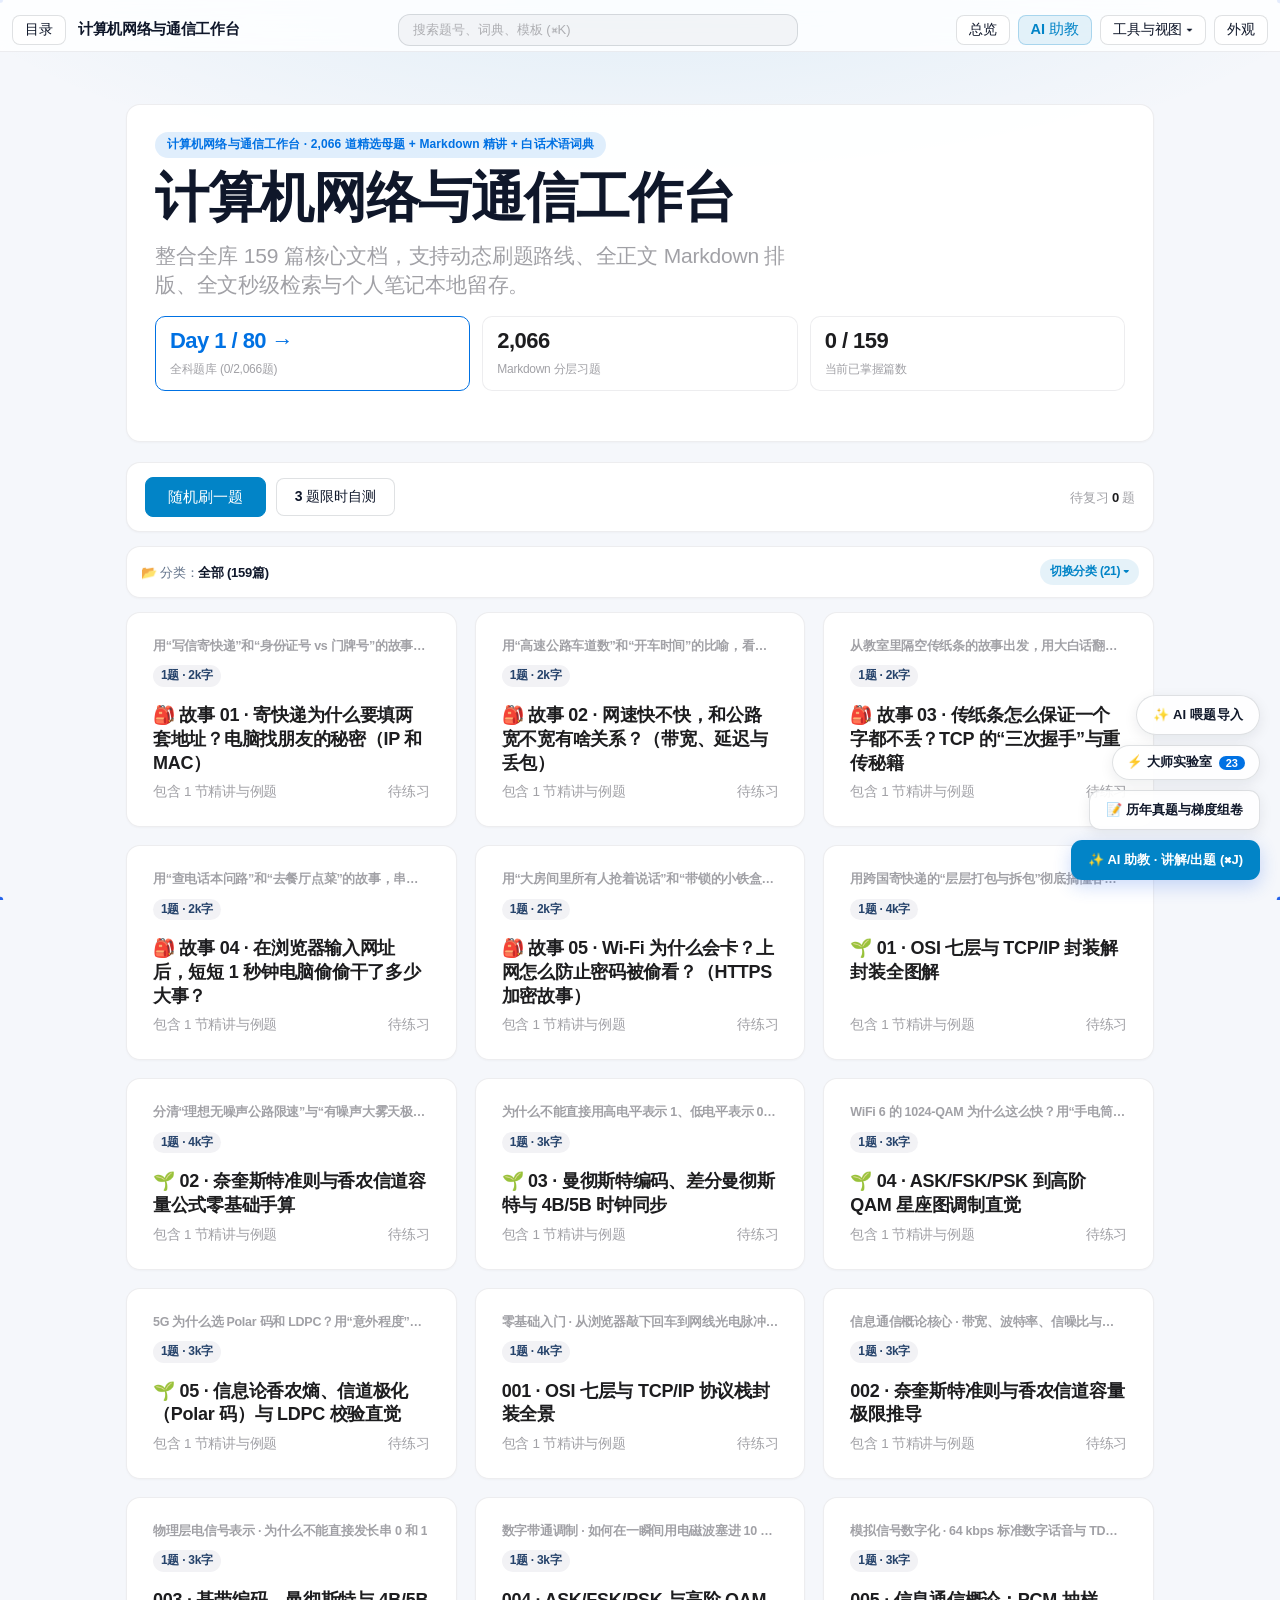
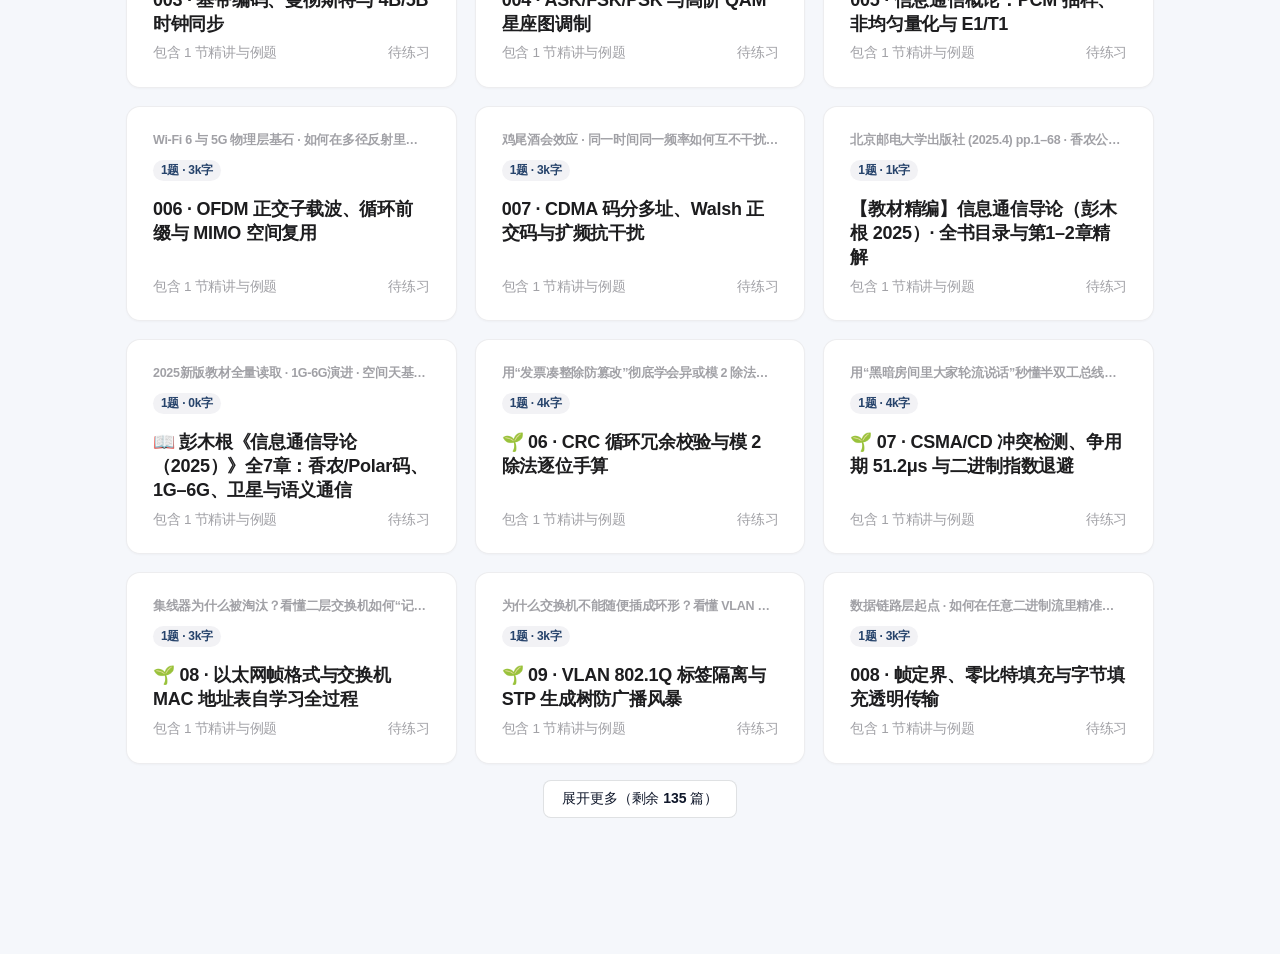
<file: workbench/计算机网络与通信工作台.html>
<!DOCTYPE html>
<html lang="zh-CN" data-theme="light">
<head>
<meta charset="UTF-8" />
<meta name="viewport" content="width=device-width, initial-scale=1.0, viewport-fit=cover" />
<meta name="apple-mobile-web-app-capable" content="yes" />
<title>计算机网络与通信工作台</title>
<link rel="stylesheet" href="vendor/katex/katex.min.css" media="print" onload="this.media='all'" />
<script defer src="vendor/katex/katex.min.js"></script>
<script defer src="vendor/katex/auto-render.min.js"></script>
<link rel="stylesheet" href="shared/workbench.css">
<link rel="stylesheet" href="shared/ui_polish.css">
<link rel="icon" href="data:image/svg+xml,<svg xmlns=%22http://www.w3.org/2000/svg%22 viewBox=%220 0 100 100%22><text y=%22.9em%22 font-size=%2290%22>📚</text></svg>">
<link rel="manifest" href="manifest.json" />
  <link rel="apple-touch-icon" href="icons/icon-192.png">
  <meta name="apple-mobile-web-app-capable" content="yes">
</head>
<body>
<div id="readProgress"></div>
<div id="trdPrintArea"></div>
<button id="backToTop" onclick="window.scrollTo({top:0,behavior:'smooth'})">回到顶部</button>
<div id="termPopover" role="tooltip" aria-hidden="true"></div>
<div id="extModalBackdrop" class="ext-modal-backdrop" onclick="if(event.target===this)closeExtModal()">
  <div class="ext-modal">
    <div class="ext-modal-head">
      <div id="extModalTitle" style="font-weight:600;font-size:15px;"></div>
      <button class="btn" style="height:28px;padding:0 12px;" onclick="closeExtModal()">关闭</button>
    </div>
    <div class="ext-modal-body" id="extModalBody"></div>
  </div>
</div>
<canvas id="particle-canvas" style="position:fixed;inset:0;pointer-events:none;z-index:20;"></canvas>

<aside id="aiDrawer" class="ai-drawer" aria-label="AI 助教">
  <div class="ai-head">
    <div>
      <div class="ai-title" style="font-weight:600;font-size:14.5px;">AI 学科助教</div>
      <div id="aiCtxLabel" style="font-size:11.5px;color:var(--muted);">已关联当前页面上下文</div>
    </div>
    <div style="display:flex;gap:6px;">
      <button class="btn" style="height:28px;padding:0 10px;font-size:12px;" onclick="document.getElementById('aiCfgPanel').classList.toggle('open')">设置 API</button>
      <button class="btn" style="height:28px;padding:0 10px;font-size:12px;" onclick="clearAiChat()">清空</button>
      <button class="btn" style="height:28px;padding:0 10px;font-size:12px;" onclick="toggleAiDrawer(false)">关闭</button>
    </div>
  </div>
  <div id="aiCfgPanel" class="ai-cfg">
    <div style="display:flex;gap:6px;">
      <select id="aiProvider" class="calc-input" style="height:30px;" aria-label="选择 AI 服务商" onchange="saveAiConfig()">
        <option value="" disabled>请选择 AI 服务商...</option>
        <option value="gemini">服务商：Gemini 官方接口</option>
        <option value="openai">服务商：OpenAI / DeepSeek / 本地 Ollama</option>
      </select>
      <input id="aiModel" class="calc-input" style="height:30px;" placeholder="模型名 (如 gemini-2.5-flash)" onchange="saveAiConfig()" />
    </div>
    <input id="aiBaseUrl" class="calc-input" style="height:30px;" placeholder="Base URL (OpenAI兼容填如 https://api.deepseek.com/v1)" onchange="saveAiConfig()" />
    <input id="aiApiKey" class="calc-input" style="height:30px;" type="password" placeholder="API Key (仅保存在本地浏览器 localStorage)" onchange="saveAiConfig()" />
    <label style="display:flex;align-items:center;gap:6px;color:var(--muted);font-size:11.5px;">
      <input id="aiUseProxy" type="checkbox" onchange="saveAiConfig()"> 若遇跨域(CORS)拦截，通过本地/服务器 /ai_chat 代理转发
    </label>
  </div>
  <div class="ai-msgs" id="aiMsgs"></div>
  <div class="ai-quick-chips">
    <button class="ai-chip" onclick="askAiQuick('这题的推导过程我没太看懂，能用最通俗的直觉再讲一遍吗？')">通俗讲推导</button>
    <button class="ai-chip" onclick="askAiQuick('这题的时间和空间复杂度为什么是这样？有哪些常见坑点？')">复杂度与坑点</button>
    <button class="ai-chip" onclick="askAiQuick('请帮我逐步检查当前题目的推导步骤，并指出最容易出错的环节。')">检查推导步骤</button>
    <button class="ai-chip" onclick="askAiQuick('请给我出一组典型反例与极端边界条件，检验我的理解是否有漏洞。')">给一组反例与边界条件</button>
  </div>
  <div class="ai-input-bar">
    <textarea id="aiInput" class="ai-textarea" placeholder="随时问算法、公式或代码问题 (Enter 发送)..." onkeydown="if(event.key==='Enter'&&!event.shiftKey){event.preventDefault();sendAiMessage();}"></textarea>
    <button id="aiSendBtn" class="btn btn-primary" style="height:36px;padding:0 14px;" onclick="sendAiMessage()">发送</button>
  </div>
</aside>

<header class="topbar">
  <div class="topbar-left">
    <button class="btn" id="toggleSidebar" style="height:30px;padding:0 12px;">目录</button>
    <div class="brand" id="homeBtn">计算机网络与通信工作台</div>
  </div>
  <div class="search-wrap">
    <input id="searchInput" class="search-box" type="search" placeholder="搜索题号、词典、模板 (⌘K)" />
  </div>
  <div class="topbar-right">
    <button class="btn" id="topHomeBtn" onclick="renderHome()" style="height:30px;padding:0 12px;">总览</button>
    <button class="btn" id="treeTopBtn" onclick="renderAlgoTree()" style="height:30px;padding:0 12px;">🌳 知识树状图</button>
    <button class="btn" onclick="renderIcpcTextbooks()" style="height:30px;padding:0 12px;">📚 教材与零基础</button>
    <button class="btn" id="roadmapBtn" style="height:30px;padding:0 12px;">80天路线</button>
    <button class="btn" id="dictTopBtn" onclick="openDictModal()" style="height:30px;padding:0 12px;">📖 术语词典</button>
    <button class="btn" id="vizTopBtn" style="height:30px;padding:0 12px;">可视化</button>
    <button class="btn btn-primary" onclick="toggleAiDrawer()" style="height:30px;padding:0 12px;">AI 助教</button>
    <button class="btn" onclick="openCommandPalette()" style="height:30px;padding:0 12px;">工具箱 ⌘K</button>
    <button class="btn" id="themeBtn" style="height:30px;padding:0 12px;">外观</button>
  </div>
</header>

<div class="layout">
  <aside class="sidebar collapsed" id="sidebar"></aside>
  <main class="main" id="main"></main>
  <aside class="viz-sidebar" id="vizSidebar"></aside>
</div>

<script>window.__WB_SUBJECT_NAME__ = "计算机网络与通信";
window.__WB_CONFIG__ = {"slug": "net", "activeTab": "ALL", "heroEyebrow": "计算机网络与通信工作台 · 2,066 道精选母题 + Markdown 精讲 + 白话术语词典", "heroTitle": "计算机网络与通信工作台", "heroDesc": "整合全库 ${DOCS.length} 篇核心文档，支持动态刷题路线、全正文 Markdown 排版、全文秒级检索与个人笔记本地留存。", "docChunks": ["data/net/docs_c0.js", "data/net/docs_c1.js", "data/net/docs_c2.js", "data/net/docs_c3.js", "data/net/docs_c4.js", "data/net/docs_c5.js"], "bankChunks": ["data/net/bank_c0.js", "data/net/bank_c1.js", "data/net/bank_c2.js", "data/net/bank_c3.js", "data/net/bank_c4.js", "data/net/bank_c5.js", "data/net/bank_c6.js", "data/net/bank_c7.js", "data/net/bank_c8.js", "data/net/bank_c9.js", "data/net/bank_c10.js"], "stat3Label": "Markdown 分层习题", "stat3Val": "2,066", "stat3Sub": "L1零基础 · L2进阶 · L3综合"};</script>
<script src="data/net/core.js"></script>
<script src="shared/tree3d.js" defer></script>
<script src="shared/modules/ai_client.js" defer></script>
<script src="shared/workbench_engine.js" defer></script>
<script src="shared/modules/roadmap.js" defer></script>
<script src="shared/modules/viz_engine.js" defer></script>
<script src="shared/modules/glossary_pedagogy.js" defer></script>
<script src="shared/modules/algo_tree.js" defer></script>
<script src="shared/modules/ai_assistant.js" defer></script>
<script src="shared/modules/vp_stress.js" defer></script>

<button id="aiFeedFab" type="button" title="Alt+I 打开 AI 喂题自动生成标准题解并导入工作台">✨ AI 喂题导入</button>
<div id="aiFeedOverlay" role="dialog" aria-modal="true" aria-label="AI 喂题生成标准题解并自动导入工作台">
  <div id="aiFeedModal">
    <div style="display:flex;justify-content:space-between;align-items:center;margin-bottom:14px;">
      <div>
        <div style="font-size:17px;font-weight:700;">✨ AI 喂题 → 标准规范题解 → 自动导入工作台</div>
        <div style="font-size:12px;opacity:0.72;margin-top:2px;">自动按当前工作台规范生成 8 段式零基础精解（含公式/代码/易错点），直接写入左侧目录并持久化保存</div>
      </div>
      <button id="aiFeedClose" class="aif-btn aif-btn-ghost" type="button">关闭</button>
    </div>

    <div class="aif-row">
      <div class="aif-col">
        <label class="aif-label">模型接口</label>
        <select id="aifProvider" class="aif-select">
          <option value="gemini">Google Gemini (原生 REST)</option>
          <option value="openai">OpenAI 兼容 (/v1/chat/completions)</option>
        </select>
      </div>
      <div class="aif-col">
        <label class="aif-label">Base URL（OpenAI 兼容时必填）</label>
        <input id="aifBaseUrl" class="aif-input" placeholder="https://api.openai.com/v1" />
      </div>
      <div class="aif-col">
        <label class="aif-label">模型名称</label>
        <input id="aifModel" class="aif-input" placeholder="gemini-2.5-flash / gpt-4o-mini" />
      </div>
    </div>

    <div class="aif-row">
      <div class="aif-col">
        <label class="aif-label">API Key（自动同步本地浏览器配置）</label>
        <input id="aifApiKey" class="aif-input" type="password" placeholder="粘贴你的 Gemini / OpenAI API Key" />
      </div>
      <div class="aif-col">
        <label class="aif-label">导入分组 / 目标位置</label>
        <select id="aifTargetGroup" class="aif-select"></select>
      </div>
      <div class="aif-col">
        <label class="aif-label">题目截图（可选，支持图片识题）</label>
        <input id="aifImageInput" class="aif-input" type="file" accept="image/*" />
      </div>
    </div>

    <div style="margin-bottom:12px;">
      <label class="aif-label">不会的题目 / 题号 / 题面 / 你的卡壳点</label>
      <textarea id="aifPrompt" class="aif-textarea" placeholder="直接粘贴题面、截图或题号（例如：洛谷 P3372 线段树1 / 线性代数：证明实对称矩阵不同特征值的特征向量正交 / 计组：某 Cache 4路组相联计算题...），AI 将自动生成标准规范题解并直接导入当前工作台！"></textarea>
    </div>

    <div class="aif-row" style="justify-content:space-between;">
      <div style="display:flex;gap:8px;flex-wrap:wrap;">
        <button id="aifRunBtn" class="aif-btn aif-btn-primary" type="button">🚀 生成标准题解并自动导入</button>
        <button id="aifExportBtn" class="aif-btn aif-btn-ghost" type="button">导出已导入题解 (.json)</button>
      </div>
      <span style="font-size:12px;opacity:0.65;">快捷键：Alt + I</span>
    </div>

    <div id="aifStatus" class="aif-status"></div>
    <div id="aifPreviewBox" class="aif-reader-box" style="display:none;"></div>

    <div class="aif-saved-list">
      <div style="font-size:13px;font-weight:700;margin-bottom:8px;">📚 本工作台已导入的 AI 题解（<span id="aifSavedCount">0</span>）</div>
      <div id="aifSavedItems"></div>
    </div>
  </div>
</div>

<script src="shared/storage_idb.js" defer></script>
  <script src="shared/modules/stem_ai_exam.js" defer></script>
  <script src="shared/workbench_addons.js" defer></script>
  <script src="shared/ui_polish.js" defer></script>
<script src="books_data/catalog.js" defer></script>
<script src="shared/mastery_suite.js" defer></script>
</body>
</html>
</file>
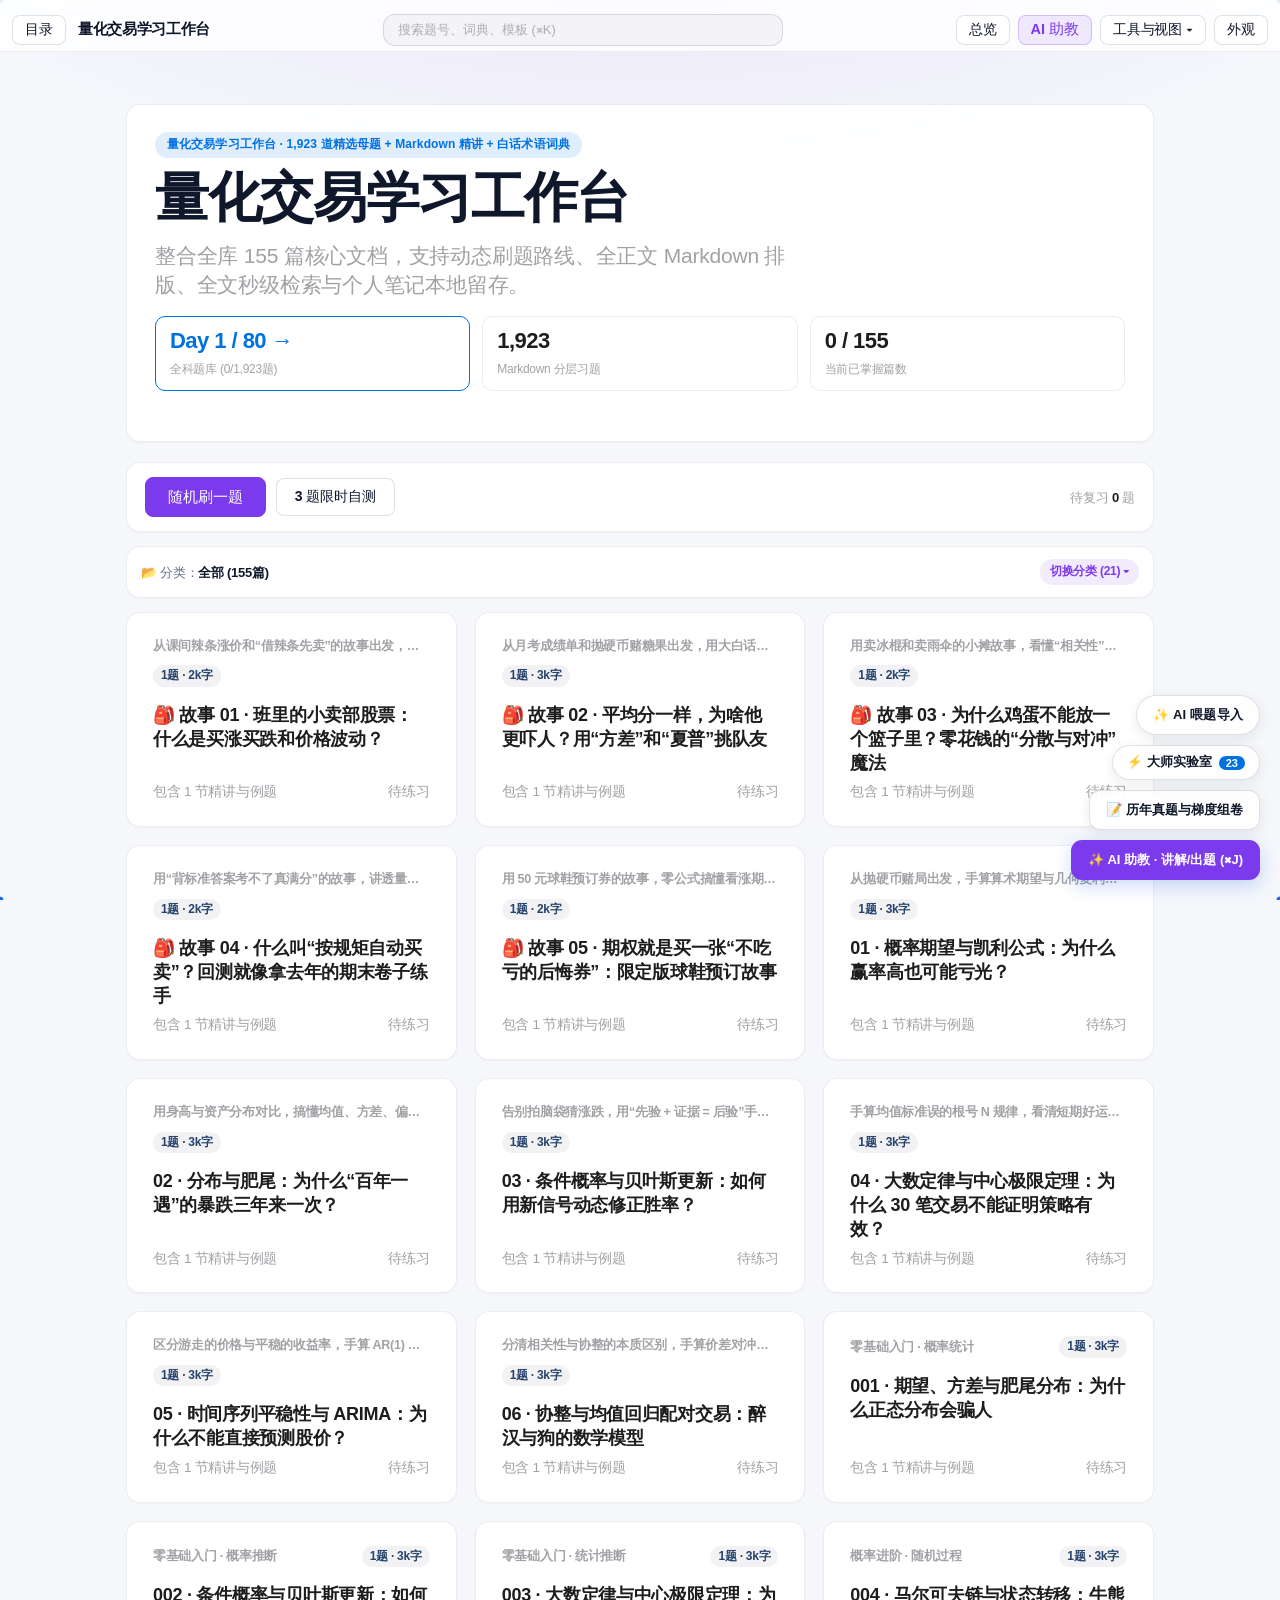
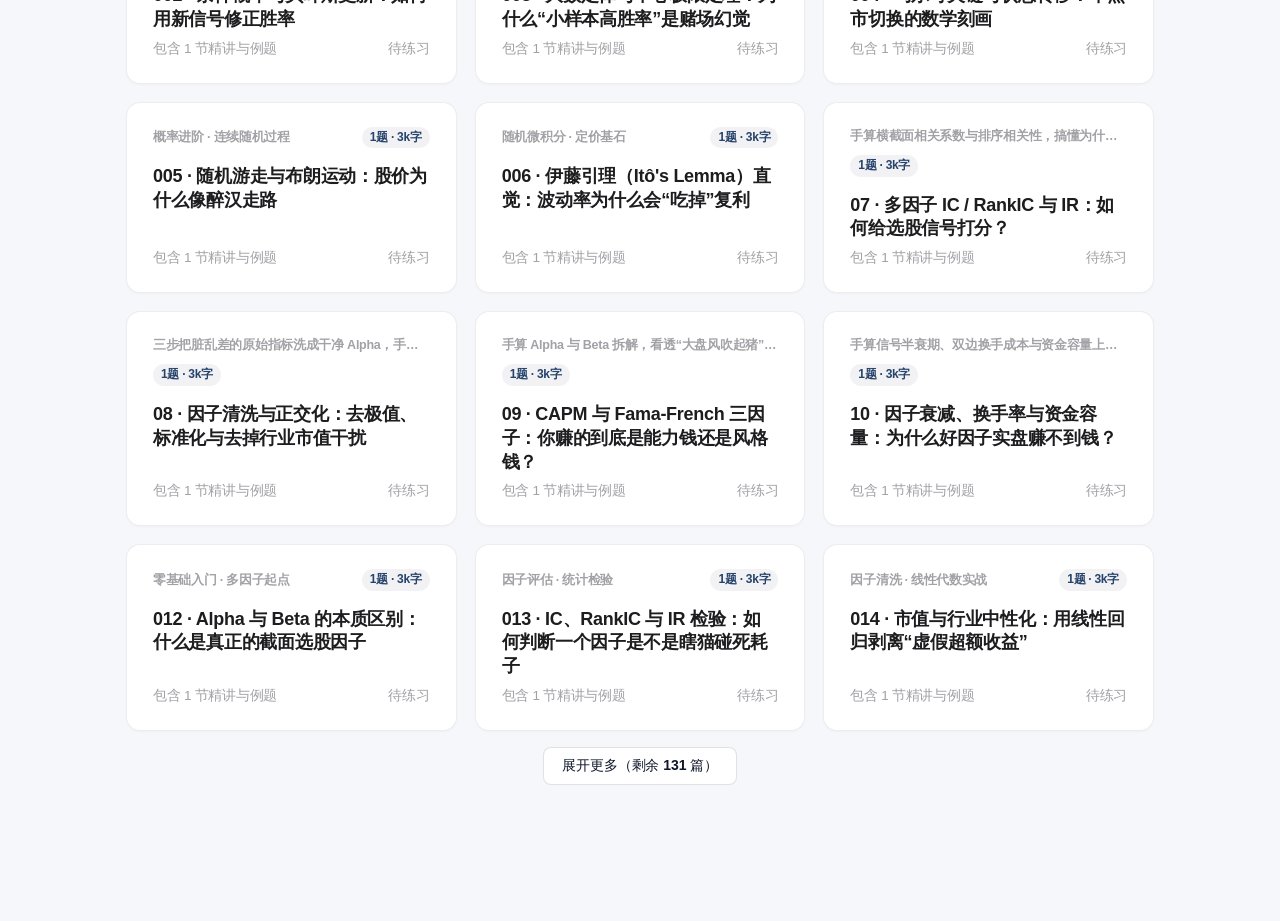
<file: workbench/量化交易工作台.html>
<!DOCTYPE html>
<html lang="zh-CN" data-theme="light">
<head>
<meta charset="UTF-8" />
<meta name="viewport" content="width=device-width, initial-scale=1.0, viewport-fit=cover" />
<meta name="apple-mobile-web-app-capable" content="yes" />
<title>量化交易学习工作台</title>
<link rel="stylesheet" href="vendor/katex/katex.min.css" media="print" onload="this.media='all'" />
<script defer src="vendor/katex/katex.min.js"></script>
<script defer src="vendor/katex/auto-render.min.js"></script>
<link rel="stylesheet" href="shared/workbench.css">
<link rel="stylesheet" href="shared/ui_polish.css">
<link rel="icon" href="data:image/svg+xml,<svg xmlns=%22http://www.w3.org/2000/svg%22 viewBox=%220 0 100 100%22><text y=%22.9em%22 font-size=%2290%22>📚</text></svg>">
<link rel="manifest" href="manifest.json" />
  <link rel="apple-touch-icon" href="icons/icon-192.png">
  <meta name="apple-mobile-web-app-capable" content="yes">
</head>
<body>
<div id="readProgress"></div>
<div id="trdPrintArea"></div>
<button id="backToTop" onclick="window.scrollTo({top:0,behavior:'smooth'})">回到顶部</button>
<div id="termPopover" role="tooltip" aria-hidden="true"></div>
<div id="extModalBackdrop" class="ext-modal-backdrop" onclick="if(event.target===this)closeExtModal()">
  <div class="ext-modal">
    <div class="ext-modal-head">
      <div id="extModalTitle" style="font-weight:600;font-size:15px;"></div>
      <button class="btn" style="height:28px;padding:0 12px;" onclick="closeExtModal()">关闭</button>
    </div>
    <div class="ext-modal-body" id="extModalBody"></div>
  </div>
</div>
<canvas id="particle-canvas" style="position:fixed;inset:0;pointer-events:none;z-index:20;"></canvas>

<aside id="aiDrawer" class="ai-drawer" aria-label="AI 助教">
  <div class="ai-head">
    <div>
      <div class="ai-title" style="font-weight:600;font-size:14.5px;">AI 学科助教</div>
      <div id="aiCtxLabel" style="font-size:11.5px;color:var(--muted);">已关联当前页面上下文</div>
    </div>
    <div style="display:flex;gap:6px;">
      <button class="btn" style="height:28px;padding:0 10px;font-size:12px;" onclick="document.getElementById('aiCfgPanel').classList.toggle('open')">设置 API</button>
      <button class="btn" style="height:28px;padding:0 10px;font-size:12px;" onclick="clearAiChat()">清空</button>
      <button class="btn" style="height:28px;padding:0 10px;font-size:12px;" onclick="toggleAiDrawer(false)">关闭</button>
    </div>
  </div>
  <div id="aiCfgPanel" class="ai-cfg">
    <div style="display:flex;gap:6px;">
      <select id="aiProvider" class="calc-input" style="height:30px;" aria-label="选择 AI 服务商" onchange="saveAiConfig()">
        <option value="" disabled>请选择 AI 服务商...</option>
        <option value="gemini">服务商：Gemini 官方接口</option>
        <option value="openai">服务商：OpenAI / DeepSeek / 本地 Ollama</option>
      </select>
      <input id="aiModel" class="calc-input" style="height:30px;" placeholder="模型名 (如 gemini-2.5-flash)" onchange="saveAiConfig()" />
    </div>
    <input id="aiBaseUrl" class="calc-input" style="height:30px;" placeholder="Base URL (OpenAI兼容填如 https://api.deepseek.com/v1)" onchange="saveAiConfig()" />
    <input id="aiApiKey" class="calc-input" style="height:30px;" type="password" placeholder="API Key (仅保存在本地浏览器 localStorage)" onchange="saveAiConfig()" />
    <label style="display:flex;align-items:center;gap:6px;color:var(--muted);font-size:11.5px;">
      <input id="aiUseProxy" type="checkbox" onchange="saveAiConfig()"> 若遇跨域(CORS)拦截，通过本地/服务器 /ai_chat 代理转发
    </label>
  </div>
  <div class="ai-msgs" id="aiMsgs"></div>
  <div class="ai-quick-chips">
    <button class="ai-chip" onclick="askAiQuick('这题的推导过程我没太看懂，能用最通俗的直觉再讲一遍吗？')">通俗讲推导</button>
    <button class="ai-chip" onclick="askAiQuick('这道题的核心前提条件、隐含假设与常见易错坑点有哪些？')">前提条件与坑点</button>
    <button class="ai-chip" onclick="askAiQuick('请帮我逐步检查当前题目的推导步骤，并指出最容易出错的环节。')">检查推导步骤</button>
    <button class="ai-chip" onclick="askAiQuick('请给我出一组典型反例与极端边界条件，检验我的理解是否有漏洞。')">给一组反例与边界条件</button>
  </div>
  <div class="ai-input-bar">
    <textarea id="aiInput" class="ai-textarea" placeholder="随时问算法、公式或代码问题 (Enter 发送)..." onkeydown="if(event.key==='Enter'&&!event.shiftKey){event.preventDefault();sendAiMessage();}"></textarea>
    <button id="aiSendBtn" class="btn btn-primary" style="height:36px;padding:0 14px;" onclick="sendAiMessage()">发送</button>
  </div>
</aside>

<header class="topbar">
  <div class="topbar-left">
    <button class="btn" id="toggleSidebar" style="height:30px;padding:0 12px;">目录</button>
    <div class="brand" id="homeBtn">量化交易学习工作台</div>
  </div>
  <div class="search-wrap">
    <input id="searchInput" class="search-box" type="search" placeholder="搜索题号、词典、模板 (⌘K)" />
  </div>
  <div class="topbar-right">
    <button class="btn" id="topHomeBtn" onclick="renderHome()" style="height:30px;padding:0 12px;">总览</button>
    <button class="btn" id="treeTopBtn" onclick="renderAlgoTree()" style="height:30px;padding:0 12px;">🌳 知识树状图</button>
    <button class="btn" onclick="renderIcpcTextbooks()" style="height:30px;padding:0 12px;">📚 教材与零基础</button>
    <button class="btn" id="roadmapBtn" style="height:30px;padding:0 12px;">80天路线</button>
    <button class="btn" id="dictTopBtn" onclick="openDictModal()" style="height:30px;padding:0 12px;">📖 术语词典</button>
    <button class="btn" id="vizTopBtn" style="height:30px;padding:0 12px;">可视化</button>
    <button class="btn btn-primary" onclick="toggleAiDrawer()" style="height:30px;padding:0 12px;">AI 助教</button>
    <button class="btn" onclick="openCommandPalette()" style="height:30px;padding:0 12px;">工具箱 ⌘K</button>
    <button class="btn" id="themeBtn" style="height:30px;padding:0 12px;">外观</button>
  </div>
</header>

<div class="layout">
  <aside class="sidebar collapsed" id="sidebar"></aside>
  <main class="main" id="main"></main>
  <aside class="viz-sidebar" id="vizSidebar"></aside>
</div>

<script>window.__WB_SUBJECT_NAME__ = "量化交易";
window.__WB_CONFIG__ = {"slug": "quant", "activeTab": "ALL", "heroEyebrow": "量化交易学习工作台 · 1,923 道精选母题 + Markdown 精讲 + 白话术语词典", "heroTitle": "量化交易学习工作台", "heroDesc": "整合全库 ${DOCS.length} 篇核心文档，支持动态刷题路线、全正文 Markdown 排版、全文秒级检索与个人笔记本地留存。", "docChunks": ["data/quant/docs_c0.js", "data/quant/docs_c1.js", "data/quant/docs_c2.js", "data/quant/docs_c3.js", "data/quant/docs_c4.js", "data/quant/docs_c5.js", "data/quant/docs_c6.js"], "bankChunks": ["data/quant/bank_c0.js", "data/quant/bank_c1.js", "data/quant/bank_c2.js", "data/quant/bank_c3.js", "data/quant/bank_c4.js", "data/quant/bank_c5.js", "data/quant/bank_c6.js", "data/quant/bank_c7.js"], "stat3Label": "Markdown 分层习题", "stat3Val": "1,923", "stat3Sub": "L1零基础 · L2进阶 · L3综合"};</script>
<script src="data/quant/core.js"></script>
<script src="shared/tree3d.js" defer></script>
<script src="shared/modules/ai_client.js" defer></script>
<script src="shared/workbench_engine.js" defer></script>
<script src="shared/modules/roadmap.js" defer></script>
<script src="shared/modules/viz_engine.js" defer></script>
<script src="shared/modules/glossary_pedagogy.js" defer></script>
<script src="shared/modules/algo_tree.js" defer></script>
<script src="shared/modules/ai_assistant.js" defer></script>
<script src="shared/modules/vp_stress.js" defer></script>

<button id="aiFeedFab" type="button" title="Alt+I 打开 AI 喂题自动生成标准题解并导入工作台">✨ AI 喂题导入</button>
<div id="aiFeedOverlay" role="dialog" aria-modal="true" aria-label="AI 喂题生成标准题解并自动导入工作台">
  <div id="aiFeedModal">
    <div style="display:flex;justify-content:space-between;align-items:center;margin-bottom:14px;">
      <div>
        <div style="font-size:17px;font-weight:700;">✨ AI 喂题 → 标准规范题解 → 自动导入工作台</div>
        <div style="font-size:12px;opacity:0.72;margin-top:2px;">自动按当前工作台规范生成 8 段式零基础精解（含公式/代码/易错点），直接写入左侧目录并持久化保存</div>
      </div>
      <button id="aiFeedClose" class="aif-btn aif-btn-ghost" type="button">关闭</button>
    </div>

    <div class="aif-row">
      <div class="aif-col">
        <label class="aif-label">模型接口</label>
        <select id="aifProvider" class="aif-select">
          <option value="gemini">Google Gemini (原生 REST)</option>
          <option value="openai">OpenAI 兼容 (/v1/chat/completions)</option>
        </select>
      </div>
      <div class="aif-col">
        <label class="aif-label">Base URL（OpenAI 兼容时必填）</label>
        <input id="aifBaseUrl" class="aif-input" placeholder="https://api.openai.com/v1" />
      </div>
      <div class="aif-col">
        <label class="aif-label">模型名称</label>
        <input id="aifModel" class="aif-input" placeholder="gemini-2.5-flash / gpt-4o-mini" />
      </div>
    </div>

    <div class="aif-row">
      <div class="aif-col">
        <label class="aif-label">API Key（自动同步本地浏览器配置）</label>
        <input id="aifApiKey" class="aif-input" type="password" placeholder="粘贴你的 Gemini / OpenAI API Key" />
      </div>
      <div class="aif-col">
        <label class="aif-label">导入分组 / 目标位置</label>
        <select id="aifTargetGroup" class="aif-select"></select>
      </div>
      <div class="aif-col">
        <label class="aif-label">题目截图（可选，支持图片识题）</label>
        <input id="aifImageInput" class="aif-input" type="file" accept="image/*" />
      </div>
    </div>

    <div style="margin-bottom:12px;">
      <label class="aif-label">不会的题目 / 题号 / 题面 / 你的卡壳点</label>
      <textarea id="aifPrompt" class="aif-textarea" placeholder="直接粘贴题面、截图或题号（例如：洛谷 P3372 线段树1 / 线性代数：证明实对称矩阵不同特征值的特征向量正交 / 计组：某 Cache 4路组相联计算题...），AI 将自动生成标准规范题解并直接导入当前工作台！"></textarea>
    </div>

    <div class="aif-row" style="justify-content:space-between;">
      <div style="display:flex;gap:8px;flex-wrap:wrap;">
        <button id="aifRunBtn" class="aif-btn aif-btn-primary" type="button">🚀 生成标准题解并自动导入</button>
        <button id="aifExportBtn" class="aif-btn aif-btn-ghost" type="button">导出已导入题解 (.json)</button>
      </div>
      <span style="font-size:12px;opacity:0.65;">快捷键：Alt + I</span>
    </div>

    <div id="aifStatus" class="aif-status"></div>
    <div id="aifPreviewBox" class="aif-reader-box" style="display:none;"></div>

    <div class="aif-saved-list">
      <div style="font-size:13px;font-weight:700;margin-bottom:8px;">📚 本工作台已导入的 AI 题解（<span id="aifSavedCount">0</span>）</div>
      <div id="aifSavedItems"></div>
    </div>
  </div>
</div>

<script src="shared/storage_idb.js" defer></script>
  <script src="shared/modules/stem_ai_exam.js" defer></script>
  <script src="shared/workbench_addons.js" defer></script>
  <script src="shared/ui_polish.js" defer></script>
<script src="books_data/catalog.js" defer></script>
<script src="shared/mastery_suite.js" defer></script>
</body>
</html>
</file>
<file: workbench/shared/portal.css>
@layer wb-base {
/* === Portal Styles (extracted & de-duplicated in R14 Step 2) === */

/* --- base --- */
:root { color-scheme: dark; --bg:#000; --surface:#141416; --card:#1c1c1e; --card-hover:#262629; --border:rgba(255,255,255,0.1); --text:#f5f5f7; --muted:#a1a1a6; --accent:#2997ff; --accent-glow:rgba(41,151,255,0.16); --green:#30d158; --ease:cubic-bezier(0.22,1,0.36,1); }
[data-theme="light"] { color-scheme: light; --bg:#f5f5f7; --surface:#fff; --card:#fff; --card-hover:#f2f2f5; --border:rgba(0,0,0,0.08); --text:#1d1d1f; --muted:#6e6e73; --accent:#0071e3; --accent-glow:rgba(0,113,227,0.12); --green:#248a3d; }
* { box-sizing: border-box; }
body { margin:0; font-family:"SF Pro Text","PingFang SC","Microsoft YaHei",sans-serif; background:var(--bg); color:var(--text); line-height:1.55; }
.topbar { position:sticky; top:0; z-index:40; height:52px; display:flex; align-items:center; justify-content:space-between; padding:0 24px; background:color-mix(in srgb,var(--surface) 88%,transparent); backdrop-filter:blur(12px); border-bottom:1px solid var(--border); }
.main { max-width:1140px; margin:0 auto; padding:42px 24px 96px; }
.btn { display:inline-flex; align-items:center; justify-content:center; height:34px; padding:0 16px; border-radius:999px; border:none; background:var(--card-hover); color:var(--text); font-family:inherit; font-size:13px; font-weight:600; cursor:pointer; text-decoration:none; transition:transform 240ms var(--ease), background 200ms ease, color 200ms ease; }
.btn:active { transform:scale(0.96); }
.btn-primary { background:var(--accent); color:#fff; }
.hero h1 { font-size:clamp(32px,4vw,52px); font-weight:600; letter-spacing:-0.022em; margin:8px 0 12px; line-height:1.1; }
.hero p { font-size:18px; color:var(--muted); max-width:62ch; margin:0 0 24px; }
.grid { display:grid; grid-template-columns:repeat(3,minmax(0,1fr)); gap:18px; margin-top:24px; }
.intel-grid { display:grid; grid-template-columns:repeat(2,minmax(0,1fr)); gap:18px; margin-top:18px; }
@media (max-width:960px){ .grid { grid-template-columns:repeat(2,minmax(0,1fr)); } .intel-grid { grid-template-columns:1fr; } }
@media (max-width:640px){ .grid { grid-template-columns:1fr; } }
.card { display:flex; flex-direction:column; justify-content:space-between; gap:10px; padding:22px 24px; border-radius:22px; background:var(--card); border:1px solid var(--border); text-decoration:none; color:var(--text); box-shadow:0 4px 20px rgba(0,0,0,0.04); transition:transform 280ms var(--ease), border-color 260ms ease; }
.card:hover { transform:translateY(-3px); border-color:var(--accent); }
.panel-card { padding:20px 22px; border-radius:22px; background:var(--card); border:1px solid var(--border); box-shadow:0 4px 20px rgba(0,0,0,0.04); display:flex; flex-direction:column; gap:12px; }
.panel-head { display:flex; justify-content:space-between; align-items:center; gap:10px; flex-wrap:wrap; }
.panel-title { font-size:16px; font-weight:700; margin:0; }
.rec-list { display:flex; flex-direction:column; gap:9px; }
.rec-item { display:flex; align-items:center; justify-content:space-between; gap:12px; padding:11px 14px; border-radius:14px; background:var(--bg); border:1px solid var(--border); text-decoration:none; color:var(--text); transition:border-color 200ms ease, transform 200ms var(--ease); }
.rec-item:hover { border-color:var(--accent); transform:translateX(2px); }
.pill-row { display:flex; flex-wrap:wrap; gap:8px; }
.concept-pill { padding:6px 13px; border-radius:999px; border:1px solid var(--border); background:var(--bg); color:var(--text); font-family:inherit; font-size:12.5px; font-weight:600; cursor:pointer; transition:all 200ms var(--ease); }
.concept-pill:hover { border-color:var(--accent); }
.concept-pill.active { background:var(--accent); color:#fff; border-color:var(--accent); }
.kg-links { display:grid; grid-template-columns:repeat(2,minmax(0,1fr)); gap:8px; }
@media (max-width:640px){ .kg-links { grid-template-columns:1fr; } }
.kg-node { display:flex; flex-direction:column; gap:4px; padding:10px 12px; border-radius:14px; background:var(--bg); border:1px solid var(--border); text-decoration:none; color:var(--text); transition:border-color 200ms ease; }
.kg-node:hover { border-color:var(--accent); }
.badge { display:inline-flex; padding:2px 9px; border-radius:999px; font-size: 12px; font-weight:700; background:var(--accent-glow); color:var(--accent); }
.bar { height:5px; border-radius:999px; background:var(--border); overflow:hidden; margin-top:4px; }
.bar > i { display:block; height:100%; background:var(--green); border-radius:999px; }
.inno-card { margin-top:18px; }
.inno-form { display:grid; grid-template-columns:1.2fr 1.6fr 0.7fr auto; gap:8px; align-items:center; }
@media (max-width:860px){ .inno-form { grid-template-columns:1fr 1fr; } }
@media (max-width:520px){ .inno-form { grid-template-columns:1fr; } }
.inno-input, .inno-select { width:100%; height:36px; padding:0 11px; border-radius:10px; border:1px solid var(--border); background:var(--bg); color:var(--text); font-family:inherit; font-size:13px; }
.inno-list { display:flex; flex-direction:column; gap:7px; max-height:240px; overflow:auto; }
.inno-row { display:flex; align-items:center; justify-content:space-between; gap:10px; padding:9px 12px; border-radius:12px; background:var(--bg); border:1px solid var(--border); font-size:13px; }
.rating-pill { display:inline-flex; align-items:center; gap:6px; padding:4px 12px; border-radius:999px; font-size:12.5px; font-weight:700; }
.rating-ex { background:rgba(48,209,88,0.16); color:var(--green); }
.rating-gd { background:var(--accent-glow); color:var(--accent); }
.rating-md { background:rgba(255,159,10,0.16); color:#d97706; }
.rating-ps { background:rgba(94,92,230,0.16); color:#5e5ce6; }
.rating-fl { background:rgba(255,59,48,0.14); color:#e11d48; }

/* --- id="wb-unified-ui" --- */
:root { --ease-fluid: cubic-bezier(0.22, 1, 0.36, 1); }
.topbar, header, nav { backdrop-filter: blur(20px) saturate(180%); -webkit-backdrop-filter: blur(20px) saturate(180%); }
.card, .bento-card, .problem-card, .stage-card, .r5-stat-pill {
  border-radius: 20px;
  transition: transform 220ms var(--ease-fluid), box-shadow 220ms var(--ease-fluid);
}
.btn:active { transform: scale(0.97); }
.r5-live-stats { display: grid; grid-template-columns: repeat(auto-fit, minmax(165px, 1fr)); gap: 14px; margin: 20px 0 26px 0; }
.r5-stat-pill { padding: 18px 20px; border: 1px solid rgba(15,23,42,0.08); background: var(--card, rgba(255,255,255,0.9)); box-shadow: 0 8px 24px rgba(15,23,42,0.04); }
[data-theme="dark"] .r5-stat-pill { border-color: rgba(255,255,255,0.09); background: rgba(18,18,22,0.85); }
.r5-stat-pill b { display: block; font-size: 25px; font-variant-numeric: tabular-nums; letter-spacing: -0.025em; margin-bottom: 4px; }
.r5-stat-pill span { font-size: 12.5px; color: var(--muted, #71717a); }
.cross-link-pill { display: inline-flex; align-items: center; gap: 4px; font-size: 12.5px; padding: 5px 12px; border-radius: 999px; border: 1px solid rgba(37,99,235,0.22); background: rgba(37,99,235,0.07); color: var(--accent, #2563eb); text-decoration: none; font-weight: 600; }
.cross-link-pill:hover { background: rgba(37,99,235,0.16); }
@media (max-width: 768px) {
  .bento-grid, .stats-grid, .grid-2, .grid-3 { grid-template-columns: 1fr; }
  main { padding: 16px; }
}

/* --- id="r14-ui-upgrade" --- */
.r14-toolbar {
  display: flex; flex-wrap: wrap; align-items: center; gap: 8px;
  margin: 10px 0 18px; padding: 10px 14px; border-radius: 14px;
  background: var(--card); border: 1px solid var(--border);
  box-shadow: var(--shadow);
}
.r14-chip {
  display: inline-flex; align-items: center; gap: 6px;
  padding: 6px 12px; border-radius: 999px; font-size: 12.5px; font-weight: 600;
  border: 1px solid var(--border); background: var(--bg); color: var(--text);
  cursor: pointer; transition: transform 150ms cubic-bezier(0.22,1,0.36,1), border-color 150ms ease;
}
.r14-chip:hover { border-color: var(--accent); transform: translateY(-1px); }
.r14-chip:active { transform: scale(0.97); }
.r14-chip.active { background: var(--accent); color: #fff; border-color: transparent; }
body.r14-focus-mode .sidebar { display: none !important; }
body.r14-focus-mode .main { max-width: 78ch !important; margin: 0 auto !important; }
.r14-mobile-dock {
  display: none; position: fixed; bottom: 12px; left: 12px; right: 12px; z-index: 60;
  padding: 8px 10px; border-radius: 18px;
  background: var(--surface); backdrop-filter: blur(18px) saturate(180%);
  border: 1px solid var(--border-strong); box-shadow: 0 12px 32px rgba(0,0,0,0.16);
  justify-content: space-around; align-items: center; gap: 6px;
}
.r14-mobile-dock button {
  flex: 1; padding: 7px 4px; border-radius: 12px; border: none;
  background: transparent; color: var(--text); font-size: 12px; font-weight: 600; cursor: pointer;
}
@media (max-width: 768px) {
  .r14-mobile-dock { display: flex; }
  body { padding-bottom: 72px; }
}

/* --- id="r15-ui-upgrade" --- */
.r15-skin-sel {
  height: 30px; padding: 0 10px; border-radius: 999px; font-size: 12px; font-weight: 600;
  border: 1px solid var(--border); background: var(--bg); color: var(--text); cursor: pointer;
}

/* --- id="r16-ui-polish-fix" --- */
/* 1. Schedule D1-D30 Grid (.rm-grid / .rm-cell) */
.rm-grid {
  display: grid;
  grid-template-columns: repeat(auto-fill, minmax(84px, 1fr));
  gap: 10px;
  margin-top: 8px;
}
.rm-cell {
  display: flex; flex-direction: column; align-items: center; justify-content: center;
  gap: 3px; padding: 10px 8px; min-height: 58px;
  border-radius: 12px; border: 1px solid var(--border);
  background: var(--bg); color: var(--text);
  font-size: 13.5px; cursor: pointer;
  transition: transform 150ms ease, border-color 150ms ease, background-color 150ms ease;
}
.rm-cell:hover { border-color: var(--accent); transform: translateY(-1px); background: var(--card-hover); }
.rm-cell.selected { border: 2px solid var(--accent); background: var(--accent-glow); }
.rm-cell.done { border-color: var(--green); background: rgba(5, 150, 105, 0.10); }
.rm-cell.rest { opacity: 0.6; }

/* 2. AI 助教 Drawer & Inputs */
.ai-drawer {
  position: fixed; top: 64px; right: 16px; bottom: 16px; height: auto; max-height: none;
  width: min(410px, calc(100vw - 32px)); z-index: 10020;
  background: var(--card); color: var(--text);
  border: 1px solid var(--border-strong); border-radius: 20px;
  box-shadow: 0 24px 60px rgba(0, 0, 0, 0.22);
  padding: 16px 18px; display: none; flex-direction: column; gap: 12px;
}
.ai-drawer.open { display: flex; }
.ai-head {
  display: flex; justify-content: space-between; align-items: center;
  padding-bottom: 10px; border-bottom: 1px solid var(--border);
}
.ai-cfg {
  display: none; flex-direction: column; gap: 8px; padding: 12px;
  border-radius: 12px; background: var(--bg); border: 1px solid var(--border);
}
.ai-cfg.open { display: flex; }
.ai-drawer select, .ai-drawer input, .ai-drawer textarea, .calc-input {
  width: 100%; padding: 9px 12px; border-radius: 10px;
  border: 1px solid var(--border-strong); background: var(--card);
  color: var(--text); font-family: inherit; font-size: 13.5px;
  outline: none; appearance: auto;
}
.ai-drawer select:focus, .ai-drawer input:focus, .ai-drawer textarea:focus {
  border-color: var(--accent); box-shadow: 0 0 0 3px var(--accent-glow);
}
.copy-btn {
  display: inline-flex; align-items: center; justify-content: center; gap: 4px;
  padding: 6px 12px; border-radius: 999px; border: 1px solid var(--border);
  background: var(--card-hover); color: var(--text); font-size: 12.5px; font-weight: 600; cursor: pointer;
}
.copy-btn:hover { border-color: var(--accent); color: var(--accent); }

/* 3. Docs, Exercises, Badges & Zero-Foundation Cards */
.z2h-card, .doc-card {
  background: var(--card); border: 1px solid var(--border); border-radius: 16px;
  padding: 16px 18px; margin-bottom: 14px; box-shadow: var(--shadow);
}
.doc-grid, .z2h-grid { display: grid; grid-template-columns: repeat(auto-fill, minmax(290px, 1fr)); gap: 14px; }
.zero-badge, .tier-tag, .hint-chip {
  display: inline-flex; align-items: center; gap: 4px;
  padding: 2px 9px; border-radius: 999px; font-size: 12px; font-weight: 600;
  background: var(--accent-glow); color: var(--accent); border: 1px solid var(--border);
  margin: 2px 4px 2px 0;
}
.ex-row {
  display: flex; flex-wrap: wrap; align-items: center; justify-content: space-between; gap: 10px;
  padding: 12px 16px; margin-bottom: 8px; border-radius: 14px;
  background: var(--card); border: 1px solid var(--border); cursor: pointer;
  transition: border-color 160ms ease, transform 160ms ease;
}
.ex-row:hover { border-color: var(--accent); transform: translateX(2px); }
.home-quick-bar {
  display: flex; flex-wrap: wrap; justify-content: space-between; align-items: center; gap: 10px;
  padding: 14px 18px; margin-bottom: 14px; border-radius: 16px;
  background: var(--card); border: 1px solid var(--border);
}

/* --- id="r17-complete-polish" --- */
/* Modal & Popover (fixes top-of-page inline dump & duplicate close) */
.ext-modal-backdrop {
  position: fixed; inset: 0; z-index: 10050;
  background: rgba(9, 9, 11, 0.48); backdrop-filter: blur(6px);
  display: none; align-items: center; justify-content: center; padding: 20px;
}
.ext-modal-backdrop.open { display: flex; }
.ext-modal {
  width: min(760px, 100%); max-height: 84dvh; overflow-y: auto;
  background: var(--card); color: var(--text);
  border: 1px solid var(--border-strong); border-radius: 20px;
  padding: 20px 24px; box-shadow: 0 28px 70px rgba(0,0,0,0.32);
}
.ext-modal-head {
  display: flex; justify-content: space-between; align-items: center;
  padding-bottom: 12px; margin-bottom: 14px; border-bottom: 1px solid var(--border);
}
#termPopover {
  position: fixed; z-index: 115; max-width: 360px;
  padding: 12px 14px; border-radius: 14px;
  background: var(--card); color: var(--text);
  border: 1px solid var(--border-strong); box-shadow: 0 18px 44px rgba(0,0,0,0.24);
  display: none; font-size: 13px; line-height: 1.6;
}
#termPopover.open, #termPopover.show { display: block; }

/* Non-overlapping Bottom-Right Floating Stack */
.stem-fab {
  position: fixed; right: 18px; bottom: 18px; z-index: 65;
  display: flex; flex-direction: column; align-items: flex-end; gap: 8px;
  pointer-events: none;
}
.stem-fab > * { pointer-events: auto; position: static; margin: 0; }
.stem-pill-btn {
  display: inline-flex; align-items: center; gap: 6px;
  padding: 9px 15px; border-radius: 999px; font-size: 13px; font-weight: 600;
  border: 1px solid var(--border-strong); background: var(--card); color: var(--text);
  box-shadow: 0 8px 24px rgba(0,0,0,0.14); cursor: pointer;
}
.stem-ai-btn { background: var(--accent); color: #fff; border-color: transparent; }

/* Collapsible Top Utility Bar */
.r14-toolbar { padding: 8px 12px; margin: 6px 0 14px; }
.r14-toolbar.r17-collapsed { width: fit-content; padding: 0; border: none; background: transparent; box-shadow: none; }
.r14-toolbar.r17-collapsed .r17-hideable { display: none; }

/* Doc Card Typography Hierarchy */
.doc-card { display: flex; flex-direction: column; gap: 6px; }
.doc-card .card-title { font-weight: 700; font-size: 15px; color: var(--text); line-height: 1.4; }
.doc-card .card-sub { font-size: 12.5px; color: var(--muted); display: flex; justify-content: space-between; gap: 8px; }

/* True Structural Skin Overrides */

/* --- id="r18-complete-icpc-parity" --- */
/* Hero & Stats Row */
.hero {
  background: linear-gradient(135deg, var(--accent-glow), transparent 72%), var(--card);
  border: 1px solid var(--border); border-radius: 22px; padding: 26px 28px;
  margin-bottom: 20px; box-shadow: var(--shadow);
}
.hero-eyebrow {
  display: inline-block; font-size: 12px; font-weight: 700; color: var(--accent);
  background: var(--accent-glow); padding: 4px 12px; border-radius: 999px; margin-bottom: 10px;
}
.stats-row { display: grid; grid-template-columns: repeat(auto-fit, minmax(150px, 1fr)); gap: 12px; margin-top: 16px; }
.stat-pill {
  padding: 12px 14px; border-radius: 14px; background: var(--bg);
  border: 1px solid var(--border); display: flex; flex-direction: column; gap: 2px;
}
.stat-val { font-size: 22px; font-weight: 800; color: var(--text); font-variant-numeric: tabular-nums; }
.stat-lbl { font-size: 12px; color: var(--muted); }

/* Filter Tabs, Badges & Cards */
.filter-tabs, .lab-tabs, .stem-tabs, .stem-mtabs, .z2h-pill-row, .glossary-chip-row, .toolbar-group {
  display: flex; flex-wrap: wrap; gap: 8px; align-items: center; margin: 10px 0;
}
.r7-tier-btn, .tier-badge, .glossary-chip, .prereq-pill {
  display: inline-flex; align-items: center; gap: 4px; padding: 5px 12px; border-radius: 999px;
  font-size: 12.5px; font-weight: 600; border: 1px solid var(--border);
  background: var(--card); color: var(--text); cursor: pointer; transition: all 150ms ease;
}
.r7-tier-btn:hover, .glossary-chip:hover, .prereq-pill:hover { border-color: var(--accent); color: var(--accent); }
.r7-tier-btn.active { background: var(--accent); color: #fff; border-color: transparent; }
.card-head-row, .z2h-head, .zero-guide-head, .reader-toolbar {
  display: flex; flex-wrap: wrap; justify-content: space-between; align-items: center; gap: 10px; margin-bottom: 10px;
}
.z2h-title { font-weight: 700; font-size: 16px; }
.card-meta, .card-source { font-size: 12.5px; color: var(--muted); }
.prereq-detail-box, .flashcard-box, .stage-step-body {
  padding: 14px 16px; border-radius: 14px; background: var(--bg);
  border: 1px solid var(--border); margin: 10px 0;
}

/* Reader, Code Blocks, Hints & Quizzes */
.md-body { line-height: 1.78; font-size: 15px; }
.md-body h2, .md-body h3 { margin: 18px 0 8px; }
.code-wrap { margin: 12px 0; border-radius: 14px; overflow: hidden; border: 1px solid var(--border); background: var(--code-bg); }
.code-head {
  display: flex; justify-content: space-between; align-items: center; padding: 8px 14px;
  background: var(--card-hover); border-bottom: 1px solid var(--border); font-size: 12px;
}
.code-lang-badge { font-weight: 700; color: var(--accent); text-transform: uppercase; }
.hint-card {
  border-radius: 14px; border: 1px solid var(--border); background: var(--accent-glow);
  padding: 12px 16px; margin: 10px 0;
}
.hint-card-body { font-size: 14px; line-height: 1.65; margin-top: 6px; }
.quiz-opt-btn {
  display: block; width: 100%; text-align: left; padding: 10px 14px; margin: 6px 0;
  border-radius: 12px; border: 1px solid var(--border); background: var(--card); color: var(--text);
  font-size: 14px; cursor: pointer; transition: all 150ms ease;
}
.quiz-opt-btn:hover { border-color: var(--accent); background: var(--accent-glow); }
.quiz-feedback { font-size: 13.5px; font-weight: 600; margin-top: 8px; }

/* AI Drawer Messages & Input Bar */
.ai-msgs {
  flex: 1; overflow-y: auto; display: flex; flex-direction: column; gap: 10px;
  padding: 8px 2px; min-height: 160px;
}
.ai-msg { padding: 10px 14px; border-radius: 14px; font-size: 13.5px; line-height: 1.6; max-width: 92%; }
.ai-msg.user { align-self: flex-end; background: var(--accent); color: #fff; }
.ai-msg.bot { align-self: flex-start; background: var(--bg); border: 1px solid var(--border); color: var(--text); }
.ai-input-bar { display: flex; gap: 8px; align-items: flex-end; padding-top: 8px; border-top: 1px solid var(--border); }
.ai-textarea { min-height: 44px; max-height: 120px; resize: vertical; }

/* STEM Modal & AIF Importer */
.stem-modal {
  position: fixed; inset: 0; z-index: 125; background: rgba(9, 9, 11, 0.5);
  backdrop-filter: blur(6px); display: none; align-items: center; justify-content: center; padding: 18px;
}
.stem-modal.open { display: flex; }
.stem-mhead {
  display: flex; justify-content: space-between; align-items: center; padding-bottom: 10px;
  margin-bottom: 12px; border-bottom: 1px solid var(--border); font-weight: 700;
}
.stem-mbody {
  width: min(860px, 100%); max-height: 86dvh; overflow-y: auto; background: var(--card);
  border: 1px solid var(--border-strong); border-radius: 20px; padding: 20px 24px;
  box-shadow: 0 28px 70px rgba(0,0,0,0.3);
}
.stem-tab { padding: 6px 14px; border-radius: 999px; border: 1px solid var(--border); background: var(--bg); color: var(--text); cursor: pointer; font-size: 13px; font-weight: 600; }
.stem-tab.active { background: var(--accent); color: #fff; border-color: transparent; }
.stem-btn, .aif-btn {
  display: inline-flex; align-items: center; justify-content: center; gap: 6px;
  padding: 8px 14px; border-radius: 10px; border: 1px solid var(--border);
  background: var(--card); color: var(--text); font-size: 13px; font-weight: 600; cursor: pointer;
}
.aif-btn-primary { background: var(--accent); color: #fff; border-color: transparent; }
.aif-btn-ghost { background: transparent; }
.aif-btn-danger { background: rgba(220,38,38,0.12); color: #dc2626; border-color: rgba(220,38,38,0.3); }
.stem-close { border: 1px solid var(--border); background: var(--card-hover); color: var(--text); border-radius: 999px; padding: 4px 12px; cursor: pointer; }
.stem-input, .stem-select, .stem-textarea, .aif-input, .aif-select, .aif-textarea, .lab-num-in {
  width: 100%; padding: 8px 12px; border-radius: 10px; border: 1px solid var(--border-strong);
  background: var(--card); color: var(--text); font: inherit; font-size: 13.5px;
}
.stem-grid-2, .aif-row { display: grid; grid-template-columns: repeat(auto-fit, minmax(220px, 1fr)); gap: 12px; }
.stem-list-col, .aif-col, .aif-saved-list { display: flex; flex-direction: column; gap: 10px; }
.stem-q-card, .stem-sol-box, .stem-ai-out, .aif-reader-box, .aif-saved-item {
  padding: 14px 16px; border-radius: 14px; border: 1px solid var(--border); background: var(--bg);
}
.stem-q-meta, .stem-opt-row, .stem-score-bar { display: flex; flex-wrap: wrap; gap: 8px; align-items: center; justify-content: space-between; }
.stem-badge { padding: 2px 9px; border-radius: 999px; font-size: 12px; font-weight: 700; background: var(--accent-glow); color: var(--accent); }
.aif-label { font-size: 12.5px; font-weight: 600; color: var(--muted); }
.aif-status { font-size: 12.5px; color: var(--green); }

/* SVG Tree, Textbook Center, Labs & Drawers */
.svg-tree-wrap { background: var(--card); border: 1px solid var(--border); border-radius: 20px; padding: 16px; box-shadow: var(--shadow); }
.svg-tree-toolbar { display: flex; flex-wrap: wrap; justify-content: space-between; align-items: center; gap: 10px; margin-bottom: 12px; }
.svg-tree-viewport { overflow: auto; border-radius: 14px; border: 1px solid var(--border); background: var(--bg); padding: 10px; }
.svg-tree-node { cursor: pointer; transition: opacity 150ms ease; }
.tb-hero-stats { display: grid; grid-template-columns: repeat(auto-fit, minmax(140px, 1fr)); gap: 12px; margin: 14px 0; }
.tb-stat-box, .tb-book-card, .tb-outline-box {
  padding: 14px 16px; border-radius: 16px; border: 1px solid var(--border); background: var(--card); margin-bottom: 12px;
}
.tb-stat-val { font-size: 22px; font-weight: 800; color: var(--accent); }
.tb-stat-lbl, .tb-chap-meta { font-size: 12px; color: var(--muted); }
.tb-jump-bar, .tb-book-head { display: flex; flex-wrap: wrap; justify-content: space-between; align-items: center; gap: 8px; margin-bottom: 10px; }
.tb-chap-list-full { display: grid; grid-template-columns: repeat(auto-fill, minmax(260px, 1fr)); gap: 10px; }
.tb-chap-item { padding: 10px 14px; border-radius: 12px; border: 1px solid var(--border); background: var(--bg); cursor: pointer; }
.tb-chap-item:hover { border-color: var(--accent); }
.tb-progress-bar, .mc-bar-track { height: 8px; border-radius: 999px; background: var(--card-hover); overflow: hidden; }
.tb-progress-fill, .mc-bar-fill { height: 100%; background: var(--accent); border-radius: 999px; }
.mc-bar-row { display: grid; grid-template-columns: 110px 1fr 56px; gap: 10px; align-items: center; margin: 6px 0; font-size: 12.5px; }
.lab-matrix-grid { display: grid; grid-template-columns: repeat(auto-fit, minmax(70px, 1fr)); gap: 8px; }
.glossary-pop { position: fixed; z-index: 115; max-width: 340px; padding: 12px 14px; border-radius: 14px; background: var(--card); border: 1px solid var(--border-strong); box-shadow: var(--shadow); }
.term-pop-layer-tag { font-size: 12px; font-weight: 700; color: var(--accent); }
.note-drawer { position: fixed; right: 16px; bottom: 16px; z-index: 80; width: min(380px, calc(100vw - 32px)); background: var(--card); border: 1px solid var(--border-strong); border-radius: 18px; padding: 16px; box-shadow: 0 20px 50px rgba(0,0,0,0.22); }
.exam-fig { max-width: 100%; border-radius: 12px; border: 1px solid var(--border); margin: 10px 0; }
.ghost { opacity: 0.7; }
.math-num { font-variant-numeric: tabular-nums; font-weight: 600; }
.math-var { font-style: italic; }

/* --- id="iter10-craft-polish" --- */
/* Iter 1: ext-modal-body + clean scroll */
.ext-modal-body { font-size: 14.5px; line-height: 1.72; color: var(--text); }

/* Iter 3: Card typography & 2-line clamp */
.doc-card .card-sub, .z2h-card p.muted {
  display: -webkit-box; -webkit-line-clamp: 2; -webkit-box-orient: vertical; overflow: hidden;
}
.stat-val, .tb-stat-val, .rm-cell strong { font-variant-numeric: tabular-nums; }

/* Iter 5: Accessible focus-visible rings */
button:focus-visible, a:focus-visible, input:focus-visible, select:focus-visible, textarea:focus-visible {
  outline: 2px solid var(--accent); outline-offset: 2px;
}

/* Iter 8: Dark mode & code block contrast */
[data-theme="dark"] .doc-card, [data-theme="dark"] .z2h-card, [data-theme="dark"] .ex-row {
  background: #141418; border-color: rgba(255,255,255,0.10);
}

/* Iter 9: Responsive mobile/tablet layout */
@media (max-width: 768px) {
  .r4-tree3d-shell, .lab-grid, .stem-grid-2, .aif-row { grid-template-columns: 1fr; }
  .doc-grid, .z2h-grid, .tb-chap-list-full { grid-template-columns: 1fr; }
  .main { padding: 18px 14px 96px; }
  .hero { padding: 16px 15px; }
}

/* Straggler domain classes -> 0 missing CSS across all 15 HTMLs */
.ide-editor, .py-editor, .py-console { width: 100%; min-height: 180px; padding: 12px 14px; border-radius: 12px; border: 1px solid var(--border); background: var(--code-bg); color: var(--text); font-family: "JetBrains Mono", monospace; font-size: 13px; }
.rref-mat, .heatmap-table, .trace-tbl { width: 100%; border-collapse: collapse; margin: 10px 0; font-variant-numeric: tabular-nums; }
.carnot-kpi-grid { display: grid; grid-template-columns: repeat(auto-fit, minmax(140px, 1fr)); gap: 10px; margin: 10px 0; }
.carnot-kpi { padding: 12px; border-radius: 12px; border: 1px solid var(--border); background: var(--bg); }
.k-val { font-size: 20px; font-weight: 800; color: var(--accent); }
.k-lbl { font-size: 12px; color: var(--muted); }
.callout { padding: 12px 16px; border-radius: 14px; border-left: 4px solid var(--accent); background: var(--accent-glow); margin: 12px 0; }
.btn-sm { height: 28px; padding: 0 10px; font-size: 12px; }
.load-more-wrap { display: flex; justify-content: center; margin: 16px 0; }
.rm-phases-wrap { display: flex; flex-direction: column; gap: 14px; }

/* --- id="c4-icpc-standard" --- */
/* C4/ICPC Card Order: Badges -> Title -> 2-line Subtitle -> Footer */
.doc-grid .card, .bento-grid .card, .doc-card {
  display: flex; flex-direction: column; gap: 7px;
}
.doc-grid .card .card-head-row, .doc-card .card-head-row { order: 0; margin-bottom: 2px; }
.doc-grid .card .card-title, .doc-card .card-title {
  order: 1; font-weight: 700; font-size: 15.5px;
  line-height: 1.4; color: var(--text);
}
.doc-grid .card .card-sub, .doc-card .card-sub {
  order: 2; font-size: 12.5px; color: var(--muted);
  display: -webkit-box; -webkit-line-clamp: 2; -webkit-box-orient: vertical;
  overflow: hidden; line-height: 1.5;
}
.doc-grid .card .card-meta, .doc-card .card-meta {
  order: 3; margin-top: auto; padding-top: 8px;
  border-top: 1px solid var(--border); font-size: 12px;
}

/* C4/ICPC Markdown Reader Section Rhythm */
.md-body h2 { font-size: 19px; padding-bottom: 6px; border-bottom: 1px solid var(--border); }
.md-body h3 {
  font-size: 16px; padding-left: 10px; border-left: 3px solid var(--accent);
  margin: 18px 0 8px; line-height: 1.35;
}
.md-body blockquote {
  margin: 12px 0; padding: 10px 14px; border-left: 3px solid var(--accent);
  background: var(--accent-glow); border-radius: 0 12px 12px 0;
}
.c4-md-copy-btn {
  display: inline-flex; align-items: center; gap: 5px;
  padding: 5px 12px; border-radius: 999px; font-size: 12px; font-weight: 600;
  border: 1px solid var(--border); background: var(--card); color: var(--text);
  cursor: pointer; margin-left: 6px;
}
.c4-md-copy-btn:hover { border-color: var(--accent); color: var(--accent); }

/* --- id="stem-injected-css" --- */
.stem-fab-wrap{position:fixed;right:20px;bottom:20px;z-index:9995;display:flex;gap:10px;align-items:center;font-family:-apple-system,BlinkMacSystemFont,"SF Pro Text","PingFang SC",sans-serif}
.stem-pill-btn{border:none;border-radius:999px;padding:10px 16px;font-size:13px;font-weight:600;cursor:pointer;display:inline-flex;align-items:center;gap:6px;box-shadow:0 8px 24px rgba(0,0,0,.14);transition:transform .22s cubic-bezier(.22,1,.36,1),box-shadow .22s ease;backdrop-filter:blur(14px)}
.stem-pill-btn:hover{transform:translateY(-2px);box-shadow:0 12px 28px rgba(0,0,0,.18)}
.stem-ai-btn{background:linear-gradient(135deg,#0071e3,#5e5ce6);color:#fff}
.stem-exam-btn{background:var(--card,#ffffff);color:var(--text,#1d1d1f);border:1px solid var(--border,rgba(0,0,0,.12))}
.stem-overlay{position:fixed;inset:0;z-index:9998;background:rgba(0,0,0,.38);backdrop-filter:blur(8px);display:none;align-items:center;justify-content:center;padding:18px}
.stem-overlay.open{display:flex}
.stem-modal{width:min(1160px,96vw);height:min(88dvh,900px);background:var(--bg,#f5f5f7);color:var(--text,#1d1d1f);border-radius:20px;box-shadow:0 24px 64px rgba(0,0,0,.28);border:1px solid var(--border,rgba(0,0,0,.1));display:flex;flex-direction:column;overflow:hidden}
.stem-mhead{padding:14px 20px;background:var(--card,#fff);border-bottom:1px solid var(--border,rgba(0,0,0,.08));display:flex;align-items:center;justify-content:space-between;gap:12px;flex-wrap:wrap}
.stem-mhead h3{margin:0;font-size:16px;font-weight:700}
.stem-mtabs{display:flex;gap:8px;flex-wrap:wrap}
.stem-tab{border:1px solid var(--border,rgba(0,0,0,.12));background:transparent;color:var(--text,#1d1d1f);padding:6px 13px;border-radius:999px;font-size:12.5px;font-weight:600;cursor:pointer}
.stem-tab.active{background:#0071e3;color:#fff;border-color:#0071e3}
.stem-close{border:none;background:rgba(128,128,128,.14);color:var(--text,#1d1d1f);width:32px;height:32px;border-radius:999px;font-size:16px;cursor:pointer}
.stem-mbody{flex:1;overflow:auto;padding:18px 22px}
.stem-grid-2{display:grid;grid-template-columns:300px 1fr;gap:16px;min-height:100%}
@media(max-width:860px){.stem-grid-2{grid-template-columns:1fr}}
.stem-list-col{background:var(--card,#fff);border-radius:14px;padding:12px;border:1px solid var(--border,rgba(0,0,0,.08));max-height:72dvh;overflow:auto}
.stem-paper-item{padding:10px 12px;border-radius:10px;cursor:pointer;margin-bottom:6px;border:1px solid transparent;transition:background .15s}
.stem-paper-item:hover{background:rgba(0,113,227,.07)}
.stem-paper-item.active{background:rgba(0,113,227,.12);border-color:rgba(0,113,227,.35)}
.stem-q-card{background:var(--card,#fff);border-radius:14px;padding:16px 18px;margin-bottom:14px;border:1px solid var(--border,rgba(0,0,0,.08));box-shadow:0 2px 8px rgba(0,0,0,.03)}
.stem-q-meta{display:flex;gap:8px;align-items:center;flex-wrap:wrap;margin-bottom:8px;font-size:12px}
.stem-badge{padding:2px 8px;border-radius:999px;font-weight:600;font-size: 12px;background:rgba(0,113,227,.1);color:#0071e3}
.stem-badge.diff-基础{background:rgba(52,199,89,.14);color:#1d8f3a}
.stem-badge.diff-中档{background:rgba(255,159,10,.15);color:#b26a00}
.stem-badge.diff-压轴{background:rgba(255,59,48,.14);color:#c92a2a}
.stem-sol-box{margin-top:10px;padding:12px 14px;border-radius:10px;background:rgba(128,128,128,.06);border-left:3px solid #0071e3;font-size:13.5px;line-height:1.68}
.exam-fig{margin:10px 0;padding:10px;background:#fff;border-radius:10px;border:1px solid rgba(0,0,0,.08);text-align:center}
.exam-fig img{max-width:100%;max-height:280px;display:block;margin:0 auto}
.exam-fig span{display:block;font-size: 12px;color:#6e6e73;margin-top:4px}
.stem-input,.stem-select,.stem-textarea{width:100%;box-sizing:border-box;padding:8px 11px;border-radius:10px;border:1px solid var(--border,rgba(0,0,0,.15));background:var(--card,#fff);color:var(--text,#1d1d1f);font-size:13px;font-family:inherit}
.stem-btn{border:none;border-radius:10px;padding:8px 14px;font-size:12.5px;font-weight:600;cursor:pointer;background:#0071e3;color:#fff}
.stem-btn.ghost{background:rgba(128,128,128,.12);color:var(--text,#1d1d1f)}
.stem-ai-out{background:var(--card,#fff);border-radius:14px;padding:16px;border:1px solid var(--border,rgba(0,0,0,.08));line-height:1.72;font-size:13.5px;min-height:160px;white-space:pre-wrap}

/* --- base --- */
#aiFeedFab{
  position:fixed;right:22px;bottom:22px;z-index:9990;
  display:flex;align-items:center;gap:8px;
  padding:10px 16px;border-radius:999px;border:1px solid rgba(99,102,241,0.35);
  background:linear-gradient(135deg,#4f46e5,#2563eb);color:#fff;
  font-size:13px;font-weight:600;letter-spacing:0.2px;cursor:pointer;
  box-shadow:0 10px 28px rgba(37,99,235,0.32);transition:transform .18s ease,box-shadow .18s ease;
}
#aiFeedFab:hover{transform:translateY(-2px);box-shadow:0 14px 34px rgba(37,99,235,0.42);}
#aiFeedOverlay{
  position:fixed;inset:0;z-index:9995;display:none;align-items:center;justify-content:center;
  background:rgba(15,23,42,0.58);backdrop-filter:blur(8px);padding:16px;
}
#aiFeedOverlay.open{display:flex;}
#aiFeedModal{
  width:min(820px,96vw);max-height:90dvh;overflow-y:auto;
  background:var(--card,#ffffff);color:var(--text,#0f172a);
  border:1px solid var(--border,#e2e8f0);border-radius:18px;
  padding:22px 24px;box-shadow:0 24px 60px rgba(0,0,0,0.28);
  font-family:inherit;
}
.aif-row{display:flex;gap:10px;flex-wrap:wrap;align-items:center;margin-bottom:12px;}
.aif-col{flex:1;min-width:180px;}
.aif-label{display:block;font-size:12px;font-weight:600;opacity:0.78;margin-bottom:4px;}
.aif-input,.aif-select,.aif-textarea{
  width:100%;box-sizing:border-box;border-radius:10px;
  border:1px solid var(--border,#cbd5e1);background:var(--bg,#f8fafc);color:var(--text,#0f172a);
  padding:9px 12px;font-size:13px;font-family:inherit;outline:none;
}
.aif-input:focus,.aif-select:focus,.aif-textarea:focus{border-color:#4f46e5;}
.aif-textarea{min-height:140px;resize:vertical;line-height:1.55;}
.aif-btn{
  padding:9px 16px;border-radius:10px;border:1px solid transparent;
  font-size:13px;font-weight:600;cursor:pointer;transition:opacity .15s ease,transform .12s ease;
}
.aif-btn:active{transform:scale(0.98);}
.aif-btn-primary{background:linear-gradient(135deg,#4f46e5,#2563eb);color:#fff;}
.aif-btn-ghost{background:transparent;border-color:var(--border,#cbd5e1);color:var(--text,#0f172a);}
.aif-btn-danger{background:#ef4444;color:#fff;}
.aif-status{font-size:12.5px;padding:8px 12px;border-radius:9px;margin-top:8px;display:none;}
.aif-status.show{display:block;}
.aif-status.info{background:rgba(59,130,246,0.12);color:#2563eb;}
.aif-status.ok{background:rgba(16,185,129,0.14);color:#059669;}
.aif-status.err{background:rgba(239,68,68,0.14);color:#dc2626;}
.aif-saved-list{margin-top:14px;border-top:1px solid var(--border,#e2e8f0);padding-top:12px;}
.aif-saved-item{
  display:flex;align-items:center;justify-content:space-between;gap:10px;
  padding:8px 10px;border-radius:10px;border:1px solid var(--border,#e2e8f0);margin-bottom:6px;
}
.aif-reader-box{
  margin-top:14px;padding:16px;border-radius:12px;
  border:1px solid var(--border,#e2e8f0);background:var(--bg,#f8fafc);
  max-height:360px;overflow-y:auto;line-height:1.7;font-size:14px;
}
}

/* Unlayered optional r15 skins */
html[data-r15-skin="swiss"] { --bg: #ffffff; --card: #f8f8f8; --text: #111111; --accent: #e11d48; --border: #d4d4d8; }
html[data-r15-skin="oled"] { --bg: #050505; --card: #0d1016; --text: #f8fafc; --accent: #10b981; --border: rgba(255,255,255,0.1); }
html[data-r15-skin="washi"] { --bg: #eef2ee; --card: #f9faf8; --text: #1f2421; --accent: #3f6212; --border: rgba(31,36,33,0.12); }
html[data-r15-skin="quant"] { --bg: #0b0f17; --card: #111827; --text: #e2e8f0; --accent: #f59e0b; --border: #1f2937; }
html[data-r15-skin="swiss"] * { border-radius: 2px; }
html[data-r15-skin="swiss"] .card, html[data-r15-skin="swiss"] .z2h-card, html[data-r15-skin="swiss"] .doc-card {
  border: 1.5px solid #111; border-top: 3px solid #111; box-shadow: none;
}
html[data-r15-skin="oled"] { --surface: rgba(13,16,22,0.9); --card-hover: #141923; --border-strong: rgba(16,185,129,0.5); }
html[data-r15-skin="oled"] .card, html[data-r15-skin="oled"] .z2h-card {
  box-shadow: 0 0 0 4px rgba(255,255,255,0.03), inset 0 1px 0 rgba(255,255,255,0.08);
}
html[data-r15-skin="quant"] body, html[data-r15-skin="quant"] { font-family: "JetBrains Mono", "PingFang SC", monospace; }
html[data-r15-skin="quant"] .card { border-radius: 6px; box-shadow: none; }
[data-theme="dark"] pre, html[data-r15-skin="oled"] pre, html[data-r15-skin="quant"] pre {
  background: #0d1117; color: #e6edf3; border-color: rgba(255,255,255,0.14);
}
</file>
<file: workbench/shared/ui_polish.css>
@layer wb-base;
/* ============================================================================
 * WORKBENCH STUDIO GLASS DESIGN SYSTEM (Unified Architecture · All 15 Pages)
 * Single source of truth for Light/Dark tokens, frosted chrome, cards, reader,
 * overlays, multi-screen responsive layout (320px–1440px+), and Dynamic Island.
 * ============================================================================ */

/* --------------------------------------------------------------------------
 * LAYER 1 · DESIGN TOKENS, Z-INDEX SCALE & SAFE-AREA VARIABLES
 * -------------------------------------------------------------------------- */
:root,
[data-theme="light"] {
  --sg-bg: #f5f7fb;
  --sg-bg-glow: radial-gradient(ellipse 85% 42% at 50% -8%, rgba(37, 99, 235, 0.085), transparent 68%);
  --sg-surface: rgba(255, 255, 255, 0.92);
  --sg-surface-solid: #ffffff;
  --sg-surface-2: rgba(15, 23, 42, 0.035);
  --sg-border: rgba(15, 23, 42, 0.075);
  --sg-border-strong: rgba(15, 23, 42, 0.13);
  --sg-text: #0f172a;
  --sg-muted: #64748b;
  --sg-accent: #2563eb;
  --sg-accent-2: #3b82f6;
  --sg-accent-soft: rgba(37, 99, 235, 0.095);
  --sg-shadow: 0 10px 30px -12px rgba(15, 23, 42, 0.07), 0 1px 3px rgba(15, 23, 42, 0.03);
  --sg-shadow-hover: 0 18px 38px -14px rgba(37, 99, 235, 0.16), 0 2px 6px rgba(15, 23, 42, 0.04);
  --sg-glass: rgba(255, 255, 255, 0.84);
  --sg-ease: cubic-bezier(0.22, 1, 0.36, 1);

  --wb-safe-top: env(safe-area-inset-top, 0px);
  --wb-safe-bottom: env(safe-area-inset-bottom, 0px);
  --wb-safe-left: env(safe-area-inset-left, 0px);
  --wb-safe-right: env(safe-area-inset-right, 0px);

  --z-fab: 95;
  --z-topbar: 10000;
  --z-dock: 10010;
  --z-drawer: 10020;
  --z-modal: 10050;
  --z-menu: 10060;
}

[data-theme="dark"] {
  --sg-bg: #070b14;
  --sg-bg-glow: radial-gradient(ellipse 85% 42% at 50% -8%, rgba(59, 130, 246, 0.16), transparent 68%);
  --sg-surface: rgba(17, 24, 39, 0.80);
  --sg-surface-solid: #111827;
  --sg-surface-2: rgba(255, 255, 255, 0.055);
  --sg-border: rgba(255, 255, 255, 0.085);
  --sg-border-strong: rgba(255, 255, 255, 0.15);
  --sg-text: #f1f5f9;
  --sg-muted: #94a3b8;
  --sg-accent: #3b82f6;
  --sg-accent-2: #60a5fa;
  --sg-accent-soft: rgba(59, 130, 246, 0.17);
  --sg-shadow: 0 14px 36px -14px rgba(0, 0, 0, 0.55), inset 0 1px 0 rgba(255, 255, 255, 0.04);
  --sg-shadow-hover: 0 20px 44px -14px rgba(37, 99, 235, 0.28), inset 0 1px 0 rgba(255, 255, 255, 0.08);
  --sg-glass: rgba(10, 15, 28, 0.82);

  /* Bridge legacy per-workbench variables cleanly */
  --bg: #070b14 !important;
  --surface: #111827 !important;
  --card: rgba(17, 24, 39, 0.82) !important;
  --text: #f1f5f9 !important;
  --text-muted: #94a3b8 !important;
  --muted: #94a3b8 !important;
  --border: rgba(255, 255, 255, 0.085) !important;
}

/* --------------------------------------------------------------------------
 * LAYER 2 · BASE CANVAS, TYPOGRAPHY & OVERFLOW GUARDS
 * -------------------------------------------------------------------------- */
*, *::before, *::after {
  box-sizing: border-box;
}

html, body {
  max-width: 100vw;
  overflow-x: clip;
  background-color: var(--sg-bg);
  background-image: var(--sg-bg-glow);
  background-attachment: fixed;
  color: var(--sg-text);
  -webkit-font-smoothing: antialiased;
  text-rendering: optimizeLegibility;
}

h1, h2, h3, .hero h1, .hero-title {
  letter-spacing: -0.025em;
  font-weight: 750;
  color: var(--sg-text);
}

.stat-val, .stat-num, .nav-pill, .badge {
  font-variant-numeric: tabular-nums;
}

.katex-display, .md-body pre, .code-wrap {
  max-width: 100%;
  overflow-x: auto;
  -webkit-overflow-scrolling: touch;
}

.md-body table {
  display: block;
  max-width: 100%;
  overflow-x: auto;
  -webkit-overflow-scrolling: touch;
}

html[data-particles="off"] #particle-canvas,
html[data-particles="off"] canvas.bg-particles,
html[data-particles="off"] canvas[id*="particle" i] {
  display: none !important;
  opacity: 0;
}

/* --------------------------------------------------------------------------
 * LAYER 3 · NAVIGATION CHROME (TOPBAR, PORTALED MENU, SIDEBAR, MOBILE DOCK)
 * -------------------------------------------------------------------------- */
header.topbar, .topbar {
  background: var(--sg-glass);
  backdrop-filter: blur(22px) saturate(185%);
  -webkit-backdrop-filter: blur(22px) saturate(185%);
  border-bottom: 1px solid var(--sg-border);
  box-shadow: none;
  padding-top: calc(var(--wb-safe-top) + 8px);
  padding-left: max(12px, var(--wb-safe-left));
  padding-right: max(12px, var(--wb-safe-right));
  z-index: var(--z-topbar);
}

.wb-more-wrap {
  position: relative;
  display: inline-flex;
  align-items: center;
}

/* Portaled directly onto document.body so topbar overflow never clips it */
body > .wb-more-menu {
  position: fixed;
  right: auto;
  display: none;
  flex-direction: column;
  gap: 6px;
  padding: 10px;
  max-height: calc(100dvh - 140px);
  overflow-y: auto;
  background: var(--sg-glass);
  backdrop-filter: blur(24px) saturate(190%);
  -webkit-backdrop-filter: blur(24px) saturate(190%);
  border: 1px solid var(--sg-border-strong);
  border-radius: 16px;
  box-shadow: 0 18px 44px rgba(0, 0, 0, 0.22);
  z-index: var(--z-menu);
}
body > .wb-more-menu.open {
  display: flex;
}
body > .wb-more-menu > .wb-menu-group-label {
  font-size: 12px;
  font-weight: 700;
  letter-spacing: 0.04em;
  color: var(--sg-muted);
  padding: 6px 8px 2px;
  margin-top: 2px;
  border-top: 1px solid var(--sg-border);
}
body > .wb-more-menu > .wb-menu-group-label:first-child {
  margin-top: 0;
  padding-top: 2px;
  border-top: none;
}
body > .wb-more-menu > button, body > .wb-more-menu > .btn, body > .wb-more-menu > a {
  width: 100%;
  justify-content: flex-start;
  text-align: left;
  min-height: 36px;
  height: auto;
  padding: 6px 10px;
  font-size: 13px;
  font-weight: 500;
  border: none;
  background: transparent;
  border-radius: 8px;
  box-shadow: none;
}
body > .wb-more-menu > button:hover, body > .wb-more-menu > .btn:hover, body > .wb-more-menu > a:hover {
  background: var(--sg-accent-soft);
  color: var(--sg-accent);
}

/* Drawers & Sidebars: NEVER bleed shadow when closed */
aside.sidebar,
.sidebar,
.drawer:not(.open),
.ai-drawer:not(.open),
[class*="drawer"]:not(.open) {
  box-shadow: none;
}
aside.sidebar, .sidebar {
  overflow-x: hidden;
}
@media (max-width: 900px) {
  aside.sidebar, .sidebar {
    top: 0;
    max-width: min(86vw, 310px);
    height: 100dvh;
    z-index: var(--z-drawer, 10020);
    padding-top: calc(var(--wb-safe-top) + 14px);
    padding-bottom: calc(var(--wb-safe-bottom) + 20px);
    padding-left: var(--wb-safe-left);
  }
  aside.sidebar.open, .sidebar.open {
    box-shadow: 12px 0 36px rgba(0, 0, 0, 0.28);
  }
}

.sidebar .nav-pill,
.sidebar .badge,
.sidebar .tag,
aside .nav-pill,
aside .badge {
  white-space: nowrap;
  flex-shrink: 0;
  padding: 2px 8px;
  font-size: 12px;
  line-height: 1.4;
}

/* Mobile Bottom Dock (hidden on desktop, frosted on <= 768px) */
#wbMobileTabbar {
  display: none;
}

/* --------------------------------------------------------------------------
 * LAYER 4 · SURFACES, CARDS, READER & NAVIGATION COMPONENTS
 * -------------------------------------------------------------------------- */
.hero, .hero-card, .panel-card, .card, .section-card, .stage-card,
.stat-card, .stat-pill, .z2h-card, .calc-box, .prob-row, .doc-card,
.reader-toolbar, .detail-header, .prob-header, .problem-header,
.detail-card, .sol-card, .q-card {
  min-width: 0;
  max-width: 100%;
  word-wrap: break-word;
  overflow-wrap: break-word;
  background: var(--sg-surface);
  border: 1px solid var(--sg-border);
  border-radius: 18px;
  box-shadow: var(--sg-shadow);
  transition: transform 200ms var(--sg-ease), box-shadow 200ms var(--sg-ease), border-color 200ms var(--sg-ease);
}

.hero, .hero-card {
  border-radius: 22px;
  padding: 26px 28px;
  position: relative;
  overflow: hidden;
}

.card:hover, .stage-card:hover, .prob-row:hover, .doc-card:hover {
  transform: translateY(-2px);
  box-shadow: var(--sg-shadow-hover);
  border-color: var(--sg-border-strong);
}

.md-body, .reader-shell {
  line-height: 1.78;
}
.md-body blockquote {
  background: var(--sg-accent-soft);
  border-left: 3.5px solid var(--sg-accent);
  border-radius: 0 12px 12px 0;
  padding: 12px 16px;
}
.md-body pre, .code-wrap {
  border-radius: 14px;
  border: 1px solid var(--sg-border);
}

/* Collapsible Category Filter Bar (Default Closed) */
.wb-cat-collapse {
  margin: 12px 0 14px 0;
  background: var(--sg-surface);
  border: 1px solid var(--sg-border);
  border-radius: 16px;
  box-shadow: var(--sg-shadow);
  overflow: hidden;
}
.wb-cat-summary {
  list-style: none;
  display: flex;
  align-items: center;
  justify-content: space-between;
  gap: 10px;
  padding: 12px 14px;
  cursor: pointer;
  user-select: none;
  font-size: 13px;
  color: var(--sg-text);
}
.wb-cat-summary::-webkit-details-marker { display: none !important; }
.wb-cat-cur {
  min-width: 0;
  overflow: hidden;
  text-overflow: ellipsis;
  white-space: nowrap;
  color: var(--sg-muted);
}
.wb-cat-cur-name {
  color: var(--sg-text);
  font-weight: 700;
}
.wb-cat-toggle {
  flex-shrink: 0;
  padding: 4px 10px;
  border-radius: 999px;
  background: var(--sg-accent-soft);
  color: var(--sg-accent);
  font-size: 12px;
  font-weight: 600;
}
.wb-cat-collapse[open] .wb-cat-toggle {
  background: var(--sg-accent);
  color: #ffffff;
}
.wb-cat-collapse .filter-tabs {
  margin: 0;
  padding: 6px 12px 12px 12px;
  border-top: 1px solid var(--sg-border);
  display: flex;
  flex-wrap: wrap;
  gap: 8px;
}

/* Chapter Prev/Next Navigation Footer */
.wb-chapter-nav {
  display: grid;
  grid-template-columns: repeat(2, minmax(0, 1fr));
  gap: 10px;
  margin-top: 22px;
  padding-top: 16px;
  border-top: 1px solid var(--sg-border);
}
.wb-chap-btn {
  display: flex;
  flex-direction: column;
  gap: 4px;
  padding: 12px 14px;
  border-radius: 14px;
  background: var(--sg-surface);
  border: 1px solid var(--sg-border-strong);
  box-shadow: var(--sg-shadow);
  color: var(--sg-text);
  cursor: pointer;
  text-align: left;
  min-width: 0;
  transition: transform 160ms var(--sg-ease), border-color 180ms ease;
}
.wb-chap-btn.wb-chap-next {
  text-align: right;
  align-items: flex-end;
}
.wb-chap-btn:hover {
  border-color: var(--sg-accent);
  transform: translateY(-1px);
}
.wb-chap-btn:active {
  transform: scale(0.975);
}
.wb-chap-dir {
  font-size: 12px;
  font-weight: 700;
  color: var(--sg-accent);
}
.wb-chap-title {
  font-size: 13px;
  font-weight: 600;
  color: var(--sg-text);
  width: 100%;
  overflow: hidden;
  text-overflow: ellipsis;
  white-space: nowrap;
}

/* --------------------------------------------------------------------------
 * LAYER 5 · INTERACTIVE CONTROLS, PILLS & INPUTS
 * -------------------------------------------------------------------------- */
.btn, button.pill, .stem-pill-btn, .prereq-pill, .nav-item {
  border-radius: 11px;
  transition: transform 140ms var(--sg-ease), background-color 180ms ease, border-color 180ms ease, box-shadow 180ms ease;
}

.btn {
  border: 1px solid var(--sg-border-strong);
  background: var(--sg-surface-solid);
  color: var(--sg-text);
  font-weight: 600;
}
.btn:hover {
  border-color: rgba(37, 99, 235, 0.35);
  background: var(--sg-accent-soft);
}

.btn-primary,
.btn.active,
#btn-toggle-sol,
html .pill.active,
html[data-theme="dark"] .pill.active,
html[data-theme="dark"] .filter-bar .pill.active {
  background: linear-gradient(135deg, var(--sg-accent), var(--sg-accent-2, #3b82f6));
  color: #ffffff;
  border-color: transparent;
  box-shadow: 0 6px 16px -6px rgba(37, 99, 235, 0.48);
  font-weight: 700;
  opacity: 1;
}

html[data-theme="dark"] .pill:not(.active) {
  background: rgba(30, 41, 59, 0.72);
  color: #cbd5e1;
  border-color: rgba(148, 163, 184, 0.22);
}

.btn:active, .pill:active, .card:active, .stage-card:active, .prob-row:active, .nav-item:active {
  transform: scale(0.975);
}

input[type="search"], input[type="text"], .search-input, .ext-search, .calc-input, select {
  background: var(--sg-surface-2);
  color: var(--sg-text);
  border: 1px solid var(--sg-border-strong);
  border-radius: 12px;
}
input:focus, select:focus, textarea:focus {
  border-color: var(--sg-accent);
  box-shadow: 0 0 0 3px var(--sg-accent-soft);
  outline: none;
}

/* --------------------------------------------------------------------------
 * LAYER 6 · OVERLAYS & MODALS (STRICT Z-INDEX ABOVE TOPBAR & DOCK)
 * -------------------------------------------------------------------------- */
.ai-drawer.open,
#aiDrawer.open {
  height: auto;
  max-height: none;
  z-index: var(--z-drawer, 10020);
}
#wb-mastery-drawer,
#dictModal,
#tplModal,
#wbTree3DOverlay,
.tree3d-overlay,
.modal-backdrop,
.modal-overlay,
.ext-modal-backdrop,
.wb-modal,
.wb-drawer {
  z-index: var(--z-modal);
}

#wb-mastery-drawer,
#wbTree3DOverlay,
.tree3d-overlay,
.modal-backdrop {
  padding-top: calc(var(--wb-safe-top) + 12px);
  padding-bottom: calc(var(--wb-safe-bottom) + 16px);
  padding-left: max(10px, var(--wb-safe-left));
  padding-right: max(10px, var(--wb-safe-right));
}

/* --------------------------------------------------------------------------
 * LAYER 7 · MULTI-SCREEN FLUID RESPONSIVE MATRIX (320px–900px & LANDSCAPE)
 * -------------------------------------------------------------------------- */
@media (max-width: 900px) {
  .hero h1, .hero-title, h1.hero-title {
    font-size: clamp(1.22rem, 5.2vw, 1.85rem);
    line-height: 1.28;
    text-wrap: balance;
  }
  .hero-sub, .hero p {
    font-size: clamp(0.84rem, 3.4vw, 0.96rem);
    line-height: 1.58;
  }
  .stat-val, .stat-num {
    font-size: clamp(1.18rem, 5.2vw, 1.68rem);
  }
  .stat-label {
    font-size: clamp(0.75rem, 2.9vw, 0.84rem);
  }
  .stage-grid, .cards-grid, .portal-grid, .grid-2, .grid-3 {
    grid-template-columns: repeat(auto-fit, minmax(min(100%, 270px), 1fr));
    gap: clamp(10px, 2.8vw, 16px);
  }
  .stats-row {
    grid-template-columns: repeat(2, minmax(0, 1fr));
    gap: clamp(8px, 2.5vw, 14px);
  }
  .main, .main-wrap, main, .container {
    padding-left: max(clamp(10px, 3.4vw, 18px), var(--wb-safe-left));
    padding-right: max(clamp(10px, 3.4vw, 18px), var(--wb-safe-right));
  }
  .modal-card, .modal-content, .dialog-box {
    max-width: calc(100vw - 20px);
    max-height: calc(100dvh - 28px);
  }
}

@media (max-width: 768px) {
  /* Single-row 52px mobile topbar (zero 3-row wrapping, zero occlusion of QBB/drawers) */
  header.topbar, .topbar {
    display: flex;
    flex-direction: row;
    flex-wrap: nowrap;
    align-items: center;
    justify-content: space-between;
    overflow-x: auto;
    overflow-y: hidden;
    height: calc(52px + var(--wb-safe-top));
    min-height: 52px;
    padding: calc(var(--wb-safe-top) + 6px) max(10px, var(--wb-safe-right)) 6px max(10px, var(--wb-safe-left));
    gap: 6px;
    scrollbar-width: none;
    -webkit-overflow-scrolling: touch;
  }
  header.topbar::-webkit-scrollbar, .topbar::-webkit-scrollbar { display: none !important; }

  header.topbar .topbar-left {
    display: flex;
    flex-direction: row;
    flex-wrap: nowrap;
    align-items: center;
    gap: 6px;
    min-width: 0;
    flex: 1 1 auto;
    order: 1;
  }
  header.topbar .topbar-right,
  header.topbar .topbar-nav,
  header.topbar .topbar-actions,
  header.topbar .wb-portal-actions {
    display: flex;
    flex-direction: row;
    flex-wrap: nowrap;
    align-items: center;
    gap: 5px;
    width: auto;
    max-width: none;
    flex: 0 0 auto;
    order: 3;
    margin-left: 0;
  }
  header.topbar > strong {
    font-size: 14px;
    white-space: nowrap;
    overflow: hidden;
    text-overflow: ellipsis;
    min-width: 0;
    flex: 1 1 auto;
  }
  header.topbar .brand,
  header.topbar .topbar-title,
  .topbar .brand {
    font-size: 13.5px;
    white-space: nowrap;
    overflow: hidden;
    text-overflow: ellipsis;
    min-width: 0;
    flex: 1 1 auto;
  }
  header.topbar .btn,
  header.topbar button,
  header.topbar a.btn {
    white-space: nowrap;
    flex-shrink: 0;
    height: 36px;
    padding: 0 10px;
    font-size: 12.5px;
    display: inline-flex;
    align-items: center;
    gap: 4px;
  }
  header.topbar .wb-portal-actions .btn {
    padding: 0 8px;
    font-size: 12px;
  }
  /* Subject mobile topbar: hide buttons already in Bottom Dock (总览 / AI助教) to keep 1 crisp row */
  header.topbar.wb-has-more-menu #topHomeBtn,
  header.topbar.wb-has-more-menu .topbar-right > .btn-primary {
    display: none;
  }
  header.topbar .search-wrap {
    order: 2;
    flex: 0 1 108px;
    width: 108px;
    min-width: 76px;
    max-width: 124px;
    margin: 0;
    transition: flex-basis 180ms ease, width 180ms ease, max-width 180ms ease;
  }
  header.topbar .search-wrap:focus-within {
    flex: 0 1 156px;
    width: 156px;
    max-width: 168px;
  }
  header.topbar .search-box,
  header.topbar .search-input {
    width: 100%;
    height: 34px;
    font-size: 12.5px;
    padding: 0 9px;
  }

  /* Native slide-over sidebar */
  aside.sidebar, .sidebar {
    top: 0;
    max-width: min(86vw, 310px);
    height: 100dvh;
    z-index: var(--z-drawer);
    padding-top: calc(var(--wb-safe-top) + 14px);
    padding-bottom: calc(var(--wb-safe-bottom) + 20px);
    padding-left: var(--wb-safe-left);
  }

  /* Frosted Bottom Dock */
  #wbMobileTabbar {
    position: fixed;
    left: 0; right: 0; bottom: 0;
    height: calc(56px + var(--wb-safe-bottom));
    padding: 4px max(6px, var(--wb-safe-right)) max(6px, var(--wb-safe-bottom)) max(6px, var(--wb-safe-left));
    display: flex;
    align-items: center;
    justify-content: space-around;
    background: var(--sg-glass);
    backdrop-filter: blur(24px) saturate(190%);
    -webkit-backdrop-filter: blur(24px) saturate(190%);
    border-top: 1px solid var(--sg-border);
    box-shadow: 0 -8px 28px rgba(0, 0, 0, 0.08);
    z-index: var(--z-dock);
  }
  .wb-mtab {
    flex: 1;
    display: flex;
    flex-direction: column;
    align-items: center;
    justify-content: center;
    gap: 2px;
    background: transparent;
    border: none;
    color: var(--sg-muted);
    font-size: 12px;
    font-weight: 600;
    border-radius: 10px;
    padding: 4px 2px;
    cursor: pointer;
    transition: color 0.15s ease, background 0.15s ease;
  }
  .wb-mtab .ico { font-size: 17px; line-height: 1; }
  .wb-mtab.active, .wb-mtab:active {
    color: var(--sg-accent);
    background: var(--sg-accent-soft);
  }

  /* Hide redundant mobile floating FAB clutter (entries live cleanly in Bottom Dock & 工具与视图 ▾) */
  #aiFeedFab, .stem-fab-wrap, #wbHubWrongBtn, #r14Toolbar, .r14-toolbar {
    display: none !important;
  }

  .hero, .hero-card { padding: 16px 15px; border-radius: 18px; }
  /* Compact Mobile Hero KPI Strip & Reader Toolbar */
  .hero .stats-row { grid-template-columns: repeat(3, minmax(0, 1fr)); gap: 6px; margin-top: 10px; }
  .hero .stat-pill, .hero .stat-card { padding: 8px 6px; border-radius: 12px; text-align: center; }
  .hero .stat-val, .hero .stat-num { font-size: clamp(0.92rem, 3.8vw, 1.16rem); white-space: nowrap; }
  .hero .stat-lbl, .hero .stat-label { font-size: 12px; }
  .reader-toolbar { padding: 10px 10px; gap: 6px; margin-bottom: 10px; }
  .reader-toolbar .btn { min-height: 38px; height: auto; padding: 6px 12px; font-size: 12.5px; }
  body > .wb-more-menu > button, body > .wb-more-menu > .btn, body > .wb-more-menu > a { min-height: 36px; padding: 5px 10px; }
  /* Mobile touch targets for QBB & Aa live in trailing @media block after base definitions */
  .section-card, .panel-card, .card, .stage-card { padding: 16px; border-radius: 16px; }
  .reader-shell, .doc-view, #docContent { padding: 16px 14px; }
  .main, .main-wrap, main { padding-bottom: 120px; }
}

/* Compact / Mini Phones (320px–374px) */
@media (max-width: 374px) {
  .hero, .hero-card { padding: 15px 13px; border-radius: 16px; }
  .section-card, .panel-card, .card, .stage-card { padding: 13px 12px; border-radius: 14px; }
  .stat-card { padding: 11px 10px; border-radius: 13px; }
  .stage-grid, .cards-grid, .portal-grid { grid-template-columns: minmax(0, 1fr); }
  header.topbar .btn, header.topbar button { height: 32px; padding: 0 8px; font-size: 12px; }
  header.topbar .wb-portal-actions .btn { padding: 0 6px; font-size: 12px; }
  #wbMobileTabbar { height: calc(52px + var(--wb-safe-bottom)); }
  .wb-mtab { font-size: 12px; gap: 1px; }
  .wb-mtab .ico { font-size: 15px; }
  .wb-chap-btn { padding: 10px 11px; }
  .wb-chap-title { font-size: 12px; }
}

/* Landscape Phones (compact height <= 500px) */
@media (orientation: landscape) and (max-height: 500px) and (max-width: 1024px) {
  header.topbar, .topbar {
    height: calc(44px + var(--wb-safe-top));
    min-height: 44px;
    padding: calc(var(--wb-safe-top) + 4px) max(14px, var(--wb-safe-right)) 4px max(14px, var(--wb-safe-left));
  }
  .ai-drawer.open, #aiDrawer.open {
    top: calc(48px + var(--wb-safe-top, 0px));
    bottom: calc(48px + var(--wb-safe-bottom, 0px));
  }
  #wbMobileTabbar {
    height: calc(44px + var(--wb-safe-bottom));
  }
  .wb-mtab { flex-direction: row; gap: 5px; font-size: 12px; }
  .wb-mtab .ico { font-size: 14px; }
  .main, .main-wrap, main { padding-bottom: 72px; }
}

/* --------------------------------------------------------------------------
 * LAYER 8 · ENTRANCE MOTION & REDUCED-MOTION ACCESSIBILITY
 * -------------------------------------------------------------------------- */
@keyframes sgFadeUp {
  from { opacity: 0; transform: translateY(8px); }
  to { opacity: 1; transform: translateY(0); }
}
.view.active, .reader-shell, #portalMain {
  animation: sgFadeUp 220ms var(--sg-ease);
}
@media (prefers-reduced-motion: reduce) {
  *, *::before, *::after {
    animation: none;
    transition-duration: 0.01ms;
  }
}

/* Reading Progress Bar (2px top hairline) */
#readProgress,
#wbReadProgress {
  position: fixed;
  top: 0;
  left: 0;
  height: 2.5px;
  width: 0%;
  background: linear-gradient(90deg, var(--sg-accent), var(--sg-accent-2, #60a5fa));
  z-index: 10070;
  pointer-events: none;
  transition: width 90ms linear;
}
html[data-wb-reading="1"] #particle-canvas {
  opacity: 0.16;
  transition: opacity 280ms ease;
}
#wb-mastery-fab.is-scrolling {
  opacity: 0.42;
  transform: scale(0.94);
}
@media (max-width: 768px) {
  /* Compact 80-Day Roadmap & Knowledge Tree headers on mobile so content fits Screen 1 */
  .rm-header, .tree-root-banner {
    padding: 14px 14px;
    margin-bottom: 10px;
  }
  .rm-header h1, .rm-header h2, .tree-root-banner h1, .tree-root-banner h2 {
    font-size: 1.15rem;
    margin: 4px 0;
  }
  .rm-header p, .tree-root-banner p {
    font-size: 12px;
    margin: 4px 0 8px 0;
  }
  .rm-shell .stats-row, .rm-header + .stats-row {
    grid-template-columns: repeat(4, minmax(0, 1fr));
    gap: 5px;
    margin: 8px 0 10px 0;
  }
  .rm-shell .stat-pill, .rm-header + .stats-row .stat-pill {
    padding: 7px 4px;
    border-radius: 11px;
    text-align: center;
  }
  .rm-shell .stat-val, .rm-header + .stats-row .stat-val {
    font-size: 0.88rem;
  }
  .rm-shell .stat-lbl, .rm-header + .stats-row .stat-lbl {
    font-size: 12px;
  }
}

/* === SUBJECT-FAMILY SUBTLE ACCENT PALETTES === */
/* Math & Physics: Royal Sapphire (default) */
[data-subject-group="algo"] {
  --sg-accent: #4f46e5;
  --sg-accent-2: #6366f1;
  --sg-accent-soft: rgba(79, 70, 229, 0.11);
  --sg-bg-glow: radial-gradient(ellipse 85% 42% at 50% -8%, rgba(79, 70, 229, 0.10), transparent 68%);
}
[data-theme="dark"][data-subject-group="algo"] {
  --sg-accent: #6366f1;
  --sg-accent-2: #818cf8;
  --sg-accent-soft: rgba(99, 102, 241, 0.18);
  --sg-bg-glow: radial-gradient(ellipse 85% 42% at 50% -8%, rgba(99, 102, 241, 0.17), transparent 68%);
}
[data-subject-group="sys"] {
  --sg-accent: #0284c7;
  --sg-accent-2: #0ea5e9;
  --sg-accent-soft: rgba(2, 132, 199, 0.10);
  --sg-bg-glow: radial-gradient(ellipse 85% 42% at 50% -8%, rgba(2, 132, 199, 0.10), transparent 68%);
}
[data-theme="dark"][data-subject-group="sys"] {
  --sg-accent: #0ea5e9;
  --sg-accent-2: #38bdf8;
  --sg-accent-soft: rgba(14, 165, 233, 0.17);
  --sg-bg-glow: radial-gradient(ellipse 85% 42% at 50% -8%, rgba(14, 165, 233, 0.16), transparent 68%);
}
[data-subject-group="aiquant"] {
  --sg-accent: #7c3aed;
  --sg-accent-2: #8b5cf6;
  --sg-accent-soft: rgba(124, 58, 237, 0.10);
  --sg-bg-glow: radial-gradient(ellipse 85% 42% at 50% -8%, rgba(124, 58, 237, 0.10), transparent 68%);
}
[data-theme="dark"][data-subject-group="aiquant"] {
  --sg-accent: #8b5cf6;
  --sg-accent-2: #a78bfa;
  --sg-accent-soft: rgba(139, 92, 246, 0.18);
  --sg-bg-glow: radial-gradient(ellipse 85% 42% at 50% -8%, rgba(139, 92, 246, 0.17), transparent 68%);
}

/* Hide empty reader containers (eliminates blank dark bar under toolbar) */
.prob-pills:empty,
#wbProblemPagerTop:empty,
#wbProblemPagerBottom:empty,
#tocContainer:empty,
.note-drawer:not(.open) {
  display: none !important;
}

/* Refined mobile reader H1 & zero floating FAB obstruction on mobile */
@media (max-width: 768px) {
  .md-body h1 {
    font-size: clamp(1.24rem, 4.8vw, 1.5rem);
    line-height: 1.36;
  }
  /* Mastery Lab is now cleanly inside 工具与视图 ▾ — zero floating overlap on mobile! */
  #wb-mastery-fab {
    display: none !important;
  }
}

/* === 2026-11-20 PRECISION FIXES: ROADMAP ALIGNMENT, PAGER SELECT & MOBILE TABLES === */
#wbProblemPagerTop select,
#wbProblemPagerBottom select,
.wb-problem-pager select,
select {
  height: 36px;
  min-height: 36px;
  line-height: 1.35;
  padding: 4px 26px 4px 10px;
  font-size: 13px;
  vertical-align: middle;
  box-sizing: border-box;
}

.rm-day-panel,
.rm-columns,
.rm-col,
.rm-box,
.rm-prob-list,
.rm-prob-row,
.rm-prob-item {
  width: 100%;
  max-width: 100%;
  min-width: 0;
  margin-left: 0;
  margin-right: 0;
  box-sizing: border-box;
}
.rm-prob-row,
.rm-prob-item {
  display: flex;
  flex-direction: column;
  align-items: stretch;
  gap: 10px;
  padding: 12px 14px;
  overflow: hidden;
}
.rm-prob-actions {
  display: flex;
  flex-wrap: wrap;
  gap: 8px;
  justify-content: flex-end;
}
.rm-prob-title {
  word-break: break-word;
  white-space: normal;
  line-height: 1.45;
}

/* Mobile tables: clean horizontal scroll with crisp readable cells */
.md-body table {
  border-collapse: collapse;
  font-size: 13px;
  line-height: 1.55;
}
.md-body th, .md-body td {
  padding: 8px 10px;
  vertical-align: middle;
  white-space: normal;
  min-width: 72px;
}
.md-body td:first-child, .md-body th:first-child {
  min-width: 64px;
  white-space: nowrap;
}

/* Straight flush full-width alignment for Roadmap .rm-prob-card */
.rm-box {
  display: flex;
  flex-direction: column;
  align-items: stretch;
  gap: 10px;
}
.rm-prob-card {
  width: 100%;
  max-width: 100%;
  min-width: 0;
  margin: 0;
  display: flex;
  flex-direction: column;
  align-items: stretch;
  gap: 10px;
  padding: 12px 14px;
  box-sizing: border-box;
}
.rm-prob-main {
  display: flex;
  align-items: flex-start;
  gap: 10px;
  width: 100%;
  min-width: 0;
}
.rm-check {
  position: relative;
  flex-shrink: 0;
  width: 26px;
  height: 26px;
  border-radius: 50%;
  border: 1.5px solid var(--sg-border-strong);
  background: var(--sg-surface-solid);
  margin-top: 2px;
}
.rm-check::after {
  content: "";
  position: absolute;
  inset: -9px;
}
.rm-check.checked {
  background: var(--green, #10b981);
  border-color: var(--green, #10b981);
  color: #ffffff;
}

/* === UNIFIED DESKTOP FAB STACK (ZERO OVERLAP) & VITEPRESS/VAUL OVERLAY SHELL === */
@media (min-width: 769px) {
  .stem-fab-wrap {
    position: fixed;
    right: 20px;
    bottom: 20px;
    z-index: var(--z-fab, 95);
    display: flex;
    flex-direction: column;
    align-items: flex-end;
    gap: 10px;
    pointer-events: none;
  }
  .stem-fab-wrap > #aiFeedFab,
  .stem-fab-wrap > #wb-mastery-fab,
  .stem-fab-wrap > #wbHubWrongBtn,
  .stem-fab-wrap > * {
    pointer-events: auto;
    position: static;
    top: auto;
    right: auto;
    bottom: auto;
    left: auto;
    margin: 0;
    flex-shrink: 0;
  }
}

#wb-mastery-drawer {
  z-index: var(--z-modal, 10050);
}

@media (max-width: 768px) {
  /* Prevent background page scroll bleed when a full-screen mobile overlay/drawer is open */
  html[data-wb-overlay-open="1"],
  html[data-wb-overlay-open="1"] body {
    overflow: hidden;
    overscroll-behavior: none;
  }

  /* Hide topbar theme toggle on mobile ONLY when 工具与视图 ▾ menu exists (preserves portal 外观 button) */
  header.topbar.wb-has-more-menu #themeBtn,
  header.topbar.wb-has-more-menu #btn-toggle-theme {
    display: none;
  }
  /* Keep AI Drawer & Back-To-Top cleanly between 52px topbar and 56px bottom dock on mobile */
  .ai-drawer.open,
  #aiDrawer.open {
    top: calc(56px + var(--wb-safe-top, 0px));
    bottom: calc(64px + var(--wb-safe-bottom, 0px));
    left: 8px;
    right: 8px;
    width: auto;
    height: auto;
    max-height: none;
    background: var(--sg-surface-solid, var(--surface));
    z-index: var(--z-drawer, 10020);
    border-radius: 16px;
  }
  #backToTop {
    left: 12px;
    right: auto;
    bottom: calc(68px + var(--wb-safe-bottom, 0px));
    z-index: var(--z-fab, 95);
  }

  .stem-fab-wrap,
  #aiFeedFab,
  #wb-mastery-fab,
  #wbHubWrongBtn {
    display: none !important;
  }

  /* Algorithm-Visualizer-inspired 3-zone mobile Viz shell: sticky header + scrollable stage/code */
  .viz-sidebar.open,
  .viz-sidebar.fullscreen {
    position: fixed;
    top: calc(52px + var(--wb-safe-top, 0px));
    left: 0;
    right: 0;
    bottom: calc(54px + var(--wb-safe-bottom, 0px));
    width: 100vw;
    max-width: 100vw;
    height: auto;
    max-height: none;
    z-index: var(--z-drawer, 10020);
    overflow-y: auto;
    overflow-x: hidden;
    -webkit-overflow-scrolling: touch;
    overscroll-behavior: contain;
    touch-action: pan-y;
    padding: 0 14px 28px;
    border-left: none;
    border-radius: 0;
    box-sizing: border-box;
    box-shadow: none;
  }
  .viz-sidebar.open .viz-head {
    position: sticky;
    top: 0;
    z-index: 12;
    background: var(--surface, var(--sg-surface));
    padding: 12px 0 10px;
    margin-bottom: 6px;
    flex-wrap: wrap;
    gap: 8px;
    flex-shrink: 0;
  }
  .viz-sidebar.open .viz-studio-grid,
  .viz-sidebar.open .viz-studio-left,
  .viz-sidebar.open .viz-studio-right {
    display: flex;
    flex-direction: column;
    flex: 0 0 auto;
    min-height: auto;
    overflow: visible;
    border-left: none;
    padding-left: 0;
  }
  .viz-sidebar.open .viz-stage {
    min-height: 220px;
    flex: 0 0 auto;
    padding: 14px 10px;
    overflow-x: auto;
    touch-action: pan-x pan-y;
  }
  .viz-sidebar.open .viz-svg {
    max-height: 230px;
  }

  /* Unified mobile safe-area scroll container for Mastery & Note drawers */
  #wb-mastery-drawer.open {
    top: calc(52px + var(--wb-safe-top, 0px));
    bottom: calc(54px + var(--wb-safe-bottom, 0px));
    left: 8px;
    right: 8px;
    width: auto;
    max-height: none;
    overflow-y: auto;
    -webkit-overflow-scrolling: touch;
    overscroll-behavior: contain;
  }
}

@media (max-height: 500px) and (max-width: 1024px) {
  .viz-sidebar.open,
  .viz-sidebar.fullscreen {
    top: calc(46px + var(--wb-safe-top, 0px));
    bottom: calc(44px + var(--wb-safe-bottom, 0px));
  }
}

/* === LAYER 9 · FUMADOCS / SHADCN / OUTLINE / READEST TYPOGRAPHY & SURFACE POLISH === */
:root {
  --wb-read-fs: 15.5px;
  --wb-read-lh: 1.78;
}

/* Readest-inspired Warm Sepia Eye-Care Theme (applied via data-read-paper="sepia" in light mode) */
html[data-read-paper="sepia"]:not([data-theme="dark"]) {
  --bg: #f6f1e4;
  --surface: #fbf8f0;
  --card: #fbf8f0;
  --card-hover: #f1ead9;
  --text: #2a241c;
  --muted: #6e6354;
  --border: rgba(92, 74, 48, 0.14);
  --border-strong: rgba(92, 74, 48, 0.24);
  --sg-bg: #f6f1e4;
  --sg-surface: #fbf8f0;
  --sg-surface-solid: #fbf8f0;
  --code-bg: #efe8d8;
  --sg-glass: rgba(251, 248, 240, 0.90);
  --sg-border: rgba(92, 74, 48, 0.14);
  --sg-border-strong: rgba(92, 74, 48, 0.24);
  --sg-text: #2a241c;
  --sg-muted: #6e6354;
  --sg-bg-glow: radial-gradient(ellipse 80% 36% at 50% -6%, rgba(180, 130, 60, 0.08), transparent 68%);
}
html[data-read-paper="sepia"]:not([data-theme="dark"]) body {
  background: #f6f1e4;
  background-color: #f6f1e4;
  color: #2a241c;
}

/* Fumadocs / shadcn flat hairline surfaces: eliminate heavy nested card-in-card shadows */
.hero, .hero-card, .section-card, .panel-card, .card, .stage-card, .rm-day-panel, .rm-grid-card, .reader-toolbar, .home-quick-bar, .wb-cat-collapse {
  border: 1px solid var(--sg-border, var(--border));
  box-shadow: 0 1px 2px rgba(15, 23, 42, 0.03);
  border-radius: 14px;
}
.rm-box, .z2h-card, .rm-item, .rm-prob-card, .prereq-detail-box, .stat-pill, .stat-card {
  box-shadow: none;
  border: 1px solid var(--sg-border, var(--border));
  border-radius: 10px;
}
.rm-box {
  background: color-mix(in srgb, var(--sg-surface, var(--card)) 65%, var(--sg-bg, var(--bg)));
  padding: 12px;
}
.rm-box .rm-item, .rm-box .rm-prob-card {
  background: var(--sg-surface, var(--card));
}

/* shadcn-style restrained button scale & single primary accent hierarchy */
.btn, button.btn {
  border-radius: 8px;
  font-weight: 550;
  letter-spacing: -0.005em;
  box-shadow: none;
}
.btn-primary, button.btn-primary {
  background: var(--sg-accent, var(--accent));
  border-color: var(--sg-accent, var(--accent));
  color: #ffffff;
}
.btn-primary:hover, button.btn-primary:hover {
  filter: brightness(1.06);
}

/* Restrained desktop FAB pills: only AI Assistant keeps accent fill; others stay crisp neutral glass */
@media (min-width: 769px) {
  .stem-fab-wrap > #aiFeedFab,
  .stem-fab-wrap > #wb-mastery-fab,
  .stem-fab-wrap > .stem-exam-btn {
    background: var(--sg-glass, rgba(255, 255, 255, 0.88));
    color: var(--sg-text, var(--text));
    border: 1px solid var(--sg-border-strong, rgba(15, 23, 42, 0.14));
    box-shadow: 0 4px 14px rgba(15, 23, 42, 0.08);
    backdrop-filter: blur(14px);
  }
  .stem-fab-wrap > .stem-ai-btn {
    background: var(--sg-accent, #2563eb);
    color: #ffffff;
    border: 1px solid transparent;
    box-shadow: 0 6px 18px rgba(37, 99, 235, 0.24);
  }
  header.topbar .topbar-right > .btn-primary {
    background: var(--sg-accent-soft);
    color: var(--sg-accent);
    border: 1px solid color-mix(in srgb, var(--sg-accent) 26%, transparent);
    box-shadow: none;
  }
  header.topbar .topbar-right > .btn-primary:hover {
    background: var(--sg-accent);
    color: #ffffff;
  }
}

/* Outline + Starlight Book-Grade Reading Typography */
.md-body {
  font-size: var(--wb-read-fs, 15.5px);
  line-height: var(--wb-read-lh, 1.78);
  letter-spacing: 0.01em;
  color: var(--sg-text, var(--text));
}
@media (min-width: 901px) {
  .md-body {
    max-width: 72ch;
    margin-left: auto;
    margin-right: auto;
  }
}
.md-body h1 {
  font-weight: 750;
  letter-spacing: -0.02em;
  padding-bottom: 0.45em;
  border-bottom: 1px solid var(--sg-border, var(--border));
  margin-bottom: 0.85em;
}
.md-body h2 {
  font-size: 1.28em;
  font-weight: 700;
  letter-spacing: -0.015em;
  margin-top: 1.85em;
  margin-bottom: 0.65em;
  padding-bottom: 0.3em;
  border-bottom: 1px solid var(--sg-border, var(--border));
}
.md-body h3 {
  font-size: 1.08em;
  font-weight: 680;
  margin-top: 1.4em;
  margin-bottom: 0.45em;
}
.md-body p {
  margin-bottom: 1.0em;
}
.md-body ul, .md-body ol {
  margin-bottom: 1.0em;
  padding-left: 1.45em;
}
.md-body li {
  margin-bottom: 0.35em;
}
/* Starlight-style semantic callout blockquote */
.md-body blockquote {
  margin: 1.1em 0;
  padding: 11px 15px;
  border-left: 3px solid var(--sg-accent, var(--accent));
  border-radius: 0 10px 10px 0;
  background: color-mix(in srgb, var(--sg-accent, #2563eb) 5%, var(--sg-surface, var(--card)));
  color: var(--sg-text, var(--text));
}
.md-body blockquote p:last-child {
  margin-bottom: 0;
}
/* Clean KaTeX display & code block breathing room */
.md-body .katex-display {
  margin: 1.15em 0;
  padding: 6px 4px;
  overflow-x: auto;
  overflow-y: hidden;
  -webkit-overflow-scrolling: touch;
}
.md-body pre {
  border: 1px solid var(--sg-border, var(--border));
  border-radius: 10px;
  padding: 13px 15px;
  box-shadow: none;
}

/* Readest-style inline Aa Typography Controls inside 工具与视图 ▾ menu */
.wb-aa-panel {
  margin-top: 2px;
  padding: 4px 6px 6px;
  display: flex;
  flex-direction: column;
  gap: 7px;
}
.wb-aa-row {
  display: flex;
  align-items: center;
  justify-content: space-between;
  gap: 6px;
  font-size: 12px;
  color: var(--sg-muted, var(--muted));
}
.wb-aa-seg {
  display: inline-flex;
  gap: 4px;
}
.wb-aa-seg button {
  height: 26px;
  min-width: 34px;
  padding: 0 8px;
  font-size: 12px;
  border-radius: 7px;
  border: 1px solid var(--sg-border-strong, var(--border));
  background: var(--sg-surface, var(--card));
  color: var(--sg-text, var(--text));
  cursor: pointer;
}
.wb-aa-seg button.active {
  background: var(--sg-accent, var(--accent));
  border-color: var(--sg-accent, var(--accent));
  color: #ffffff;
}

.wb-more-menu {
  max-height: min(78dvh, 640px);
  overflow-y: auto;
  -webkit-overflow-scrolling: touch;
}
.wb-more-menu > .btn, .wb-more-menu > button {
  padding: 6px 10px;
  min-height: 32px;
  font-size: 12.5px;
}

/* Mobile GPU optimization: replace heavy backdrop blur with clean translucent surfaces on <= 768px */
@media (max-width: 768px) {
  header.topbar, .topbar, #wbMobileTabbar, body > .wb-more-menu, .wb-card, .doc-card, .stem-modal, .ext-modal, .ext-modal-backdrop, .stem-overlay, #aiFeedOverlay, #aiDrawer {
    backdrop-filter: none;
    -webkit-backdrop-filter: none;
  }
  header.topbar, .topbar, #wbMobileTabbar, body > .wb-more-menu {
    background: var(--sg-surface-solid, #ffffff);
  }
  body > .wb-more-menu {
    gap: 2px;
    padding: 8px;
  }
}


/* Floating Quick Back Breadcrumb (appears only on subject sub-views) */
#wbQuickBackBar {
  position: fixed;
  top: calc(56px + var(--wb-safe-top, 0px));
  left: 50%;
  transform: translate(-50%, -12px);
  z-index: 9980;
  display: flex;
  align-items: center;
  gap: 10px;
  max-width: min(640px, calc(100vw - 24px));
  padding: 6px 10px;
  border-radius: 999px;
  background: var(--sg-surface-solid, #ffffff);
  border: 1px solid var(--sg-border-strong, rgba(15, 23, 42, 0.13));
  box-shadow: 0 8px 24px -10px rgba(15, 23, 42, 0.22);
  opacity: 0;
  pointer-events: none;
  transition: opacity 180ms ease, transform 180ms cubic-bezier(0.22, 1, 0.36, 1);
}
#wbQuickBackBar.visible {
  opacity: 1;
  pointer-events: auto;
  transform: translate(-50%, 0);
}
.wb-qbb-btn, .wb-qbb-home {
  border: none;
  border-radius: 999px;
  padding: 5px 12px;
  font-size: 12.5px;
  font-weight: 600;
  cursor: pointer;
  white-space: nowrap;
  background: var(--sg-accent-soft, rgba(37, 99, 235, 0.1));
  color: var(--sg-accent, #2563eb);
}
.wb-qbb-home {
  background: var(--sg-surface-2, rgba(15, 23, 42, 0.05));
  color: var(--sg-text, #0f172a);
}
.wb-qbb-title {
  font-size: 13px;
  font-weight: 600;
  color: var(--sg-text, #0f172a);
  overflow: hidden;
  text-overflow: ellipsis;
  white-space: nowrap;
  flex: 1 1 auto;
  min-width: 0;
}

/* Priority guard against late JS-injected <style> from mastery_suite.js */
@media (max-width: 768px) {
  .stem-fab-wrap, #wb-mastery-fab, #aiFeedFab, #wbHubWrongBtn { display: none !important; }
  #vizSidebar.open {
    top: calc(52px + var(--wb-safe-top, 0px)) !important;
    bottom: calc(60px + var(--wb-safe-bottom, 0px)) !important;
    height: auto !important;
    max-height: none !important;
    overflow-y: auto !important;
    -webkit-overflow-scrolling: touch !important;
  }
  .wb-qbb-btn, .wb-qbb-home {
    min-height: 36px;
    padding: 6px 12px;
  }
  .wb-aa-seg button {
    height: 34px;
    min-height: 34px;
    min-width: 42px;
  }
}

body > .wb-more-menu > .wb-aa-panel { height: auto; min-height: 0; padding: 8px 4px 2px; }

/* Mobile Sidebar Scrim Backdrop & Zen Mode Exit Pill */
#wbSidebarBackdrop {
  display: none;
  position: fixed;
  inset: 0;
  background: rgba(15, 23, 42, 0.36);
  z-index: calc(var(--z-drawer, 10020) - 1);
}
@media (max-width: 900px) {
  #wbSidebarBackdrop.open {
    display: block;
  }
}
#wbZenExitBtn {
  display: none;
  position: fixed;
  top: calc(14px + var(--wb-safe-top, 0px));
  right: max(14px, var(--wb-safe-right, 0px));
  z-index: var(--z-menu, 10060);
  height: 36px;
  padding: 0 14px;
  border-radius: 999px;
  border: 1px solid var(--sg-border-strong);
  background: var(--sg-surface-solid, #ffffff);
  color: var(--sg-text, #0f172a);
  font-size: 12.5px;
  font-weight: 600;
  box-shadow: 0 8px 24px rgba(15, 23, 42, 0.18);
  cursor: pointer;
}
body.zen-mode #wbZenExitBtn {
  display: inline-flex;
  align-items: center;
  justify-content: center;
}
body.zen-mode #wbQuickBackBar,
body.zen-mode #wbMobileTabbar,
body.zen-mode .stem-fab-wrap {
  display: none !important;
}

/* Global A11y Focus Ring & Reduced Motion Guard */
/* Global Accessible Keyboard Focus Ring */
:focus-visible, [tabindex="0"]:focus-visible {
  outline: 2.5px solid var(--sg-accent, #2563eb);
  outline-offset: 2px;
}
@media (prefers-reduced-motion: reduce) {
  *, *::before, *::after {
    scroll-behavior: auto !important;
    animation-duration: 0.01ms !important;
    transition-duration: 0.01ms !important;
  }
}
</file>
<file: workbench/shared/workbench.css>
@layer wb-base, wb-polish;
@layer wb-base {

:root {
  --bg: #000000;
  --surface: #141416;
  --card: #1c1c1e;
  --card-hover: #262629;
  --border: rgba(255, 255, 255, 0.06);
  --border-strong: rgba(255, 255, 255, 0.12);
  --text: #f5f5f7;
  --muted: #8e8e93;
  --accent: #0a84ff;
  --accent-glow: rgba(10, 132, 255, 0.14);
  --green: #30d158;
  --amber: #ff9f0a;
  --code-bg: #111113;
  --radius: 16px;
  --shadow: 0 12px 40px rgba(0, 0, 0, 0.45);
  --font-size: 16px;
}
[data-theme="light"] {
  --bg: #f5f5f7;
  --surface: #ffffff;
  --card: #ffffff;
  --card-hover: #f2f2f5;
  --border: rgba(0, 0, 0, 0.05);
  --border-strong: rgba(0, 0, 0, 0.10);
  --text: #1d1d1f;
  --muted: #6e6e73;
  --accent: #0071e3;
  --accent-glow: rgba(0, 113, 227, 0.10);
  --green: #248a3d;
  --amber: #b25000;
  --code-bg: #f2f2f5;
  --shadow: 0 6px 24px rgba(0, 0, 0, 0.06);
}
* { box-sizing: border-box; }
html { scroll-behavior: smooth; }
body {
  margin: 0;
  font-family: -apple-system, BlinkMacSystemFont, "SF Pro Text", "PingFang SC", "Microsoft YaHei", sans-serif;
  background: var(--bg);
  color: var(--text);
  font-size: var(--font-size);
  line-height: 1.65;
  -webkit-font-smoothing: antialiased;
}
::-webkit-scrollbar { width: 6px; height: 6px; }
::-webkit-scrollbar-track { background: transparent; }
::-webkit-scrollbar-thumb { background: var(--border-strong); border-radius: 999px; }

/* Apple-grade Restraint: Surface hierarchy + clean pill/squircle buttons */
.btn {
  display: inline-flex; align-items: center; justify-content: center; gap: 6px;
  height: 34px; padding: 0 14px; border-radius: 999px;
  border: none; background: var(--card-hover); color: var(--text);
  font-family: inherit; font-size: 13px; font-weight: 500; cursor: pointer; white-space: nowrap;
  transition: transform 160ms cubic-bezier(0.32, 0.72, 0, 1), background 160ms ease, opacity 160ms ease;
}
.btn:hover { opacity: 0.88; }
.btn:active { transform: scale(0.96); }
.btn-primary { background: var(--accent); color: #fff; font-weight: 600; }

/* Minimal Top Bar (52px, translucent, zero visual clutter) */
.topbar {
  position: sticky; top: 0; z-index: 40; height: 52px;
  display: flex; align-items: center; justify-content: space-between; gap: 16px;
  padding: 0 24px;
  background: color-mix(in srgb, var(--surface) 88%, transparent);
  backdrop-filter: blur(12px); -webkit-backdrop-filter: blur(12px);
  border-bottom: 1px solid var(--border);
}
.topbar-left { display: flex; align-items: center; gap: 12px; }
.brand { font-weight: 600; font-size: 15px; letter-spacing: -0.02em; cursor: pointer; white-space: nowrap; }
.search-wrap { flex: 1; max-width: 400px; }
.search-box {
  width: 100%; height: 32px; padding: 0 14px; border-radius: 999px;
  border: none; background: var(--card-hover); color: var(--text);
  font-family: inherit; font-size: 13px; outline: none;
}
.search-box:focus { box-shadow: 0 0 0 2px var(--accent); }
.topbar-right { display: flex; align-items: center; gap: 8px; }

/* Clean Layout */
.layout { display: flex; min-height: calc(100dvh - 52px); }
.sidebar {
  width: 268px; flex-shrink: 0; background: var(--surface); border-right: 1px solid var(--border);
  padding: 16px 12px 40px; overflow-y: auto; max-height: calc(100dvh - 52px); position: sticky; top: 52px;
}
.sidebar.collapsed { display: none; }
.nav-section-title { font-size: 12px; font-weight: 600; color: var(--muted); margin: 18px 10px 6px; letter-spacing: 0.02em; }
.nav-item {
  display: flex; align-items: center; justify-content: space-between; gap: 8px;
  width: 100%; text-align: left; padding: 7px 10px; border-radius: 8px;
  border: none; background: transparent; color: var(--text); font-family: inherit;
  font-size: 13px; cursor: pointer; margin-bottom: 1px;
}
.nav-item:hover { background: var(--card-hover); }
.nav-item.active { background: var(--accent-glow); color: var(--accent); font-weight: 600; }
.nav-item-text { overflow: hidden; text-overflow: ellipsis; white-space: nowrap; }
.nav-dot { width: 6px; height: 6px; border-radius: 999px; background: transparent; flex-shrink: 0; }
.nav-dot.done { background: var(--green); }

.main { flex: 1; min-width: 0; padding: 40px 56px 110px; max-width: 1080px; margin: 0 auto; width: 100%; }
.layout.viz-open-layout .main { padding: 32px 36px 96px; }

/* Apple-style Generous Whitespace Home */
.hero { padding: 8px 0 28px; }
.hero-eyebrow { font-size: 12px; font-weight: 600; color: var(--accent); margin-bottom: 8px; }
.hero h1 { font-size: 36px; line-height: 1.15; margin: 0 0 12px; letter-spacing: -0.03em; font-weight: 700; }
.hero p { margin: 0; color: var(--muted); font-size: 15px; max-width: 60ch; }
.stats-row { display: grid; grid-template-columns: repeat(4, 1fr); gap: 14px; margin: 24px 0; }
.stat-card { padding: 20px; border-radius: var(--radius); background: var(--card); }
.stat-num { font-size: 28px; font-weight: 700; font-variant-numeric: tabular-nums; letter-spacing: -0.025em; }
.stat-label { font-size: 12.5px; color: var(--muted); margin-top: 4px; }
.home-quick-bar {
  display: flex; flex-wrap: wrap; gap: 12px; margin: 0 0 28px; padding: 16px 20px;
  border-radius: var(--radius); background: var(--card); align-items: center; justify-content: space-between;
}
.mock-card { margin-bottom: 24px; padding: 18px 20px; border-radius: var(--radius); background: var(--card); border: 1px solid var(--accent); }
.tabs { display: inline-flex; flex-wrap: wrap; gap: 4px; padding: 4px; border-radius: 12px; background: var(--card); margin: 0 0 22px; }
.tab {
  height: 30px; padding: 0 14px; border-radius: 8px; border: none;
  background: transparent; color: var(--muted); font-family: inherit; font-size: 13px; cursor: pointer;
}
.tab.active { background: var(--card-hover); color: var(--text); font-weight: 600; }
.grid { display: grid; grid-template-columns: repeat(auto-fill, minmax(300px, 1fr)); gap: 14px; }
.card {
  padding: 20px 22px; border-radius: var(--radius); background: var(--card);
  cursor: pointer; display: flex; flex-direction: column; gap: 8px;
  transition: transform 180ms cubic-bezier(0.32, 0.72, 0, 1), background 180ms ease;
}
.card:hover { background: var(--card-hover); transform: translateY(-2px); }
.card-title { font-size: 15.5px; font-weight: 600; line-height: 1.4; letter-spacing: -0.01em; }
.card-meta { font-size: 12.5px; color: var(--muted); display: flex; justify-content: space-between; }

/* Reader (Calm 68ch Editorial Column) */
.reader-shell { max-width: 68ch; margin: 0 auto; }
.reader-toolbar {
  position: sticky; top: 60px; z-index: 25;
  display: flex; justify-content: space-between; align-items: center; gap: 10px; flex-wrap: wrap;
  background: color-mix(in srgb, var(--surface) 92%, transparent);
  padding: 8px 12px; margin: 0 0 24px; border-radius: 14px;
}
.toolbar-group { display: flex; gap: 6px; flex-wrap: wrap; align-items: center; }
.note-drawer { display: none; margin: 0 0 20px; padding: 16px; border-radius: var(--radius); background: var(--card); }
.note-drawer.open { display: block; }
.note-drawer textarea { width: 100%; min-height: 110px; border-radius: 10px; border: none; background: var(--bg); color: var(--text); padding: 12px; font-family: inherit; font-size: 13.5px; resize: vertical; outline: none; }
.prob-pills { display: flex; flex-wrap: nowrap; overflow-x: auto; gap: 8px; margin: 0 0 20px; padding: 10px 14px; background: var(--card); border-radius: 14px; }
.pill { flex-shrink: 0; font-size: 12.5px; padding: 4px 12px; border-radius: 999px; background: var(--card-hover); color: var(--text); text-decoration: none; }

.md-body { color: color-mix(in srgb, var(--text) 92%, transparent); line-height: 1.8; }
.md-body h1 { font-size: 28px; margin: 8px 0 20px; letter-spacing: -0.025em; }
.md-body h2 { font-size: 20px; margin: 34px 0 12px; letter-spacing: -0.02em; }
.md-body h3 { font-size: 17px; margin: 24px 0 10px; }
.md-body p { margin: 12px 0; }
.md-body ul, .md-body ol { margin: 10px 0 18px 22px; padding-left: 6px; }
.md-body li { margin: 6px 0; }
.md-body blockquote { margin: 18px 0; padding: 14px 18px; border-left: 3px solid var(--accent); background: var(--card); border-radius: 0 12px 12px 0; }
.md-body table { width: 100%; border-collapse: collapse; margin: 18px 0; font-size: 13.5px; }
.md-body th, .md-body td { border-bottom: 1px solid var(--border); padding: 10px 12px; text-align: left; }
.md-body th { color: var(--muted); font-weight: 600; }
.md-body a { color: var(--accent); text-decoration: none; }
.md-body a:hover { text-decoration: underline; }
.code-wrap { margin: 20px 0; border-radius: 14px; overflow: hidden; background: var(--code-bg); }
.code-head { display: flex; align-items: center; justify-content: space-between; padding: 8px 16px; background: var(--card); font-size: 12px; color: var(--muted); }
.copy-btn { height: 26px; padding: 0 10px; border-radius: 999px; border: none; background: var(--card-hover); color: var(--text); font-size: 12px; cursor: pointer; }
pre, code { font-family: "SF Mono", "JetBrains Mono", Consolas, monospace; }
.code-wrap pre { margin: 0; padding: 16px 18px; overflow-x: auto; font-size: 13.5px; line-height: 1.6; }
.tok-com { color: #6e7781; font-style: italic; }
.tok-pre { color: #ffa657; font-weight: 600; }
.tok-str { color: #a5d6ff; }
.tok-num { color: #79c0ff; }
.tok-kw  { color: #ff7b72; font-weight: 600; }
[data-theme="light"] .tok-pre { color: #953800; }
[data-theme="light"] .tok-str { color: #0a3069; }
[data-theme="light"] .tok-num { color: #0550ae; }
[data-theme="light"] .tok-kw  { color: #cf222e; }

/* Visualization Studio (Clean, Borderless Canvas-First) */
.viz-sidebar {
  display: none; width: 520px; flex-shrink: 0; border-left: 1px solid var(--border);
  background: var(--surface); padding: 20px 24px 28px; overflow-y: auto;
  max-height: calc(100dvh - 52px); position: sticky; top: 52px; z-index: 35; gap: 14px;
}
.viz-sidebar.open { display: flex; flex-direction: column; }
.viz-sidebar.wide { width: 680px; }
.viz-sidebar.fullscreen {
  position: fixed; inset: 64px 24px 24px 24px;
  width: auto; max-width: 1240px; margin: 0 auto; z-index: 65;
  border-radius: 22px; box-shadow: 0 24px 80px rgba(0,0,0,0.5); border: 1px solid var(--border-strong);
}
.viz-head { display: flex; justify-content: space-between; align-items: center; gap: 10px; padding-bottom: 10px; border-bottom: 1px solid var(--border); }
.viz-studio-grid { display: flex; flex-direction: column; gap: 12px; flex: 1; min-height: 0; }
.viz-studio-left { display: flex; flex-direction: column; gap: 10px; flex: 1; min-height: 0; }
.viz-studio-right { display: flex; flex-direction: column; gap: 10px; }
.viz-sidebar.fullscreen .viz-studio-grid { display: grid; grid-template-columns: 1.65fr 1fr; gap: 24px; align-items: stretch; }
.viz-sidebar.fullscreen .viz-studio-right { border-left: 1px solid var(--border); padding-left: 20px; overflow-y: auto; }
.viz-stage { background: var(--bg); border-radius: 18px; padding: 22px 18px; min-height: 300px; flex: 1; display: flex; flex-direction: column; justify-content: center; align-items: center; overflow-x: auto; }
.viz-sidebar.fullscreen .viz-stage { min-height: 410px; }
.viz-svg { width: 100%; height: auto; max-height: 290px; }
.viz-sidebar.fullscreen .viz-svg { max-height: 400px; }
.viz-msg { padding: 12px 16px; border-radius: 12px; background: var(--card); font-size: 13px; line-height: 1.6; }
.viz-player { display: flex; flex-direction: column; gap: 8px; }
.viz-player-btns { display: flex; gap: 8px; flex-wrap: wrap; justify-content: center; align-items: center; }
.viz-slider-row { display: flex; align-items: center; gap: 10px; }
.viz-slider-row input[type="range"] { flex: 1; accent-color: var(--accent); }
.viz-select, .viz-input { width: 100%; height: 34px; padding: 0 12px; border-radius: 10px; border: none; background: var(--card-hover); color: var(--text); font-size: 13px; outline: none; }
.viz-controls-top { display: flex; flex-direction: column; gap: 8px; }
.viz-mode-pills, .viz-bundle-tabs { display: flex; flex-wrap: wrap; gap: 6px; }
.viz-input-row { display: flex; gap: 8px; }
.viz-bundle-tab { height: 28px; padding: 0 12px; border-radius: 999px; font-size: 12px; border: none; background: var(--card-hover); color: var(--text); cursor: pointer; }
.viz-bundle-tab.active { background: var(--accent); color: #fff; font-weight: 600; }
.viz-bundle-why { padding: 12px 14px; border-radius: 12px; background: var(--card); font-size: 12.5px; line-height: 1.6; }
.viz-info-tabs { display: flex; gap: 6px; padding-bottom: 4px; }
.viz-info-tab { height: 28px; padding: 0 12px; font-size: 12px; border-radius: 999px; border: none; background: transparent; color: var(--muted); cursor: pointer; }
.viz-info-tab.active { background: var(--card-hover); color: var(--text); font-weight: 600; }
.viz-speed-group { display: inline-flex; gap: 2px; background: var(--card); border-radius: 999px; padding: 3px; }
.viz-speed-btn { border: none; background: transparent; color: var(--muted); font-size: 12px; padding: 3px 8px; border-radius: 999px; cursor: pointer; }
.viz-speed-btn.active { background: var(--accent); color: #fff; font-weight: 600; }
.viz-lbl { font-size: 12.5px; color: var(--muted); text-align: center; margin-bottom: 6px; }
.viz-box-row { display: flex; flex-wrap: wrap; gap: 6px; justify-content: center; }
.viz-chip { padding: 5px 10px; border-radius: 8px; background: var(--card); font-size: 12.5px; font-weight: 600; }
.viz-chip.hi { background: var(--accent-glow); color: var(--accent); }
.viz-stack { display: flex; flex-direction: column-reverse; gap: 4px; min-height: 90px; align-items: center; }
.viz-stack-item { width: 64px; text-align: center; padding: 4px; border-radius: 8px; background: var(--card); font-weight: 600; font-size: 13px; }
.viz-stack-item.top { background: var(--accent-glow); color: var(--accent); }
.viz-grid-5 { display: grid; grid-template-columns: repeat(5, 34px); gap: 4px; }
.viz-cell { width: 34px; height: 34px; border-radius: 8px; display: flex; align-items: center; justify-content: center; font-size: 12px; font-weight: 600; background: var(--card); }
.viz-cell.hi { background: var(--accent-glow); color: var(--accent); }
.viz-cell.wall { background: var(--border-strong); }
.viz-code-trace { background: var(--code-bg); border-radius: 12px; padding: 10px 12px; font-family: "SF Mono", Consolas, monospace; font-size: 12px; color: var(--muted); }
.viz-trace-line { padding: 2px 6px; border-radius: 6px; white-space: pre; }
.viz-trace-line.active { background: var(--accent-glow); color: var(--text); font-weight: 600; }
.viz-resizer { position: absolute; left: 0; top: 0; bottom: 0; width: 5px; cursor: ew-resize; z-index: 40; }

/* Supporting Modals & Utilities */
.ext-modal-backdrop { position: fixed; inset: 0; background: rgba(0,0,0,0.52); z-index: 80; display: none; align-items: center; justify-content: center; padding: 20px; }
.ext-modal-backdrop.open { display: flex; }
.ext-modal { width: min(860px, 94vw); max-height: 84dvh; background: var(--surface); border: 1px solid var(--border-strong); border-radius: 20px; box-shadow: var(--shadow); display: flex; flex-direction: column; overflow: hidden; }
.ext-modal-head { display: flex; align-items: center; justify-content: space-between; padding: 16px 20px; border-bottom: 1px solid var(--border); }
.ext-modal-body { padding: 16px 20px 22px; overflow-y: auto; flex: 1; display: flex; flex-direction: column; gap: 12px; }
.ext-search { width: 100%; height: 38px; padding: 0 14px; border-radius: 10px; border: none; background: var(--card-hover); color: var(--text); font-size: 13.5px; outline: none; }
.ext-item { padding: 14px; border-radius: 12px; background: var(--card); }
.ext-item-head { display: flex; align-items: center; justify-content: space-between; margin-bottom: 6px; }
.ext-item-title { font-weight: 600; font-size: 14px; }
.ext-item-tag { font-size: 12px; padding: 2px 8px; border-radius: 999px; background: var(--accent-glow); color: var(--accent); }
.ext-item-body { font-size: 13px; color: var(--muted); white-space: pre-wrap; max-height: 200px; overflow-y: auto; }
.sb-filter-row { display: flex; gap: 4px; margin-bottom: 10px; }
.sb-filter-btn { flex: 1; height: 28px; font-size: 12px; border-radius: 8px; border: none; background: transparent; color: var(--muted); cursor: pointer; }
.sb-filter-btn.active { background: var(--card-hover); color: var(--text); font-weight: 600; }
.toc-drawer { margin: 0 0 18px; border-radius: 12px; background: var(--card); }
.toc-drawer summary { cursor: pointer; padding: 10px 14px; font-size: 13px; font-weight: 600; color: var(--muted); list-style: none; }
.toc-list { display: flex; flex-wrap: wrap; gap: 6px; padding: 0 14px 12px; }
.toc-link { font-size: 12px; padding: 4px 10px; border-radius: 999px; background: var(--card-hover); color: var(--text); cursor: pointer; text-decoration: none; }
.ide-split { display: grid; grid-template-columns: 1.35fr 1fr; gap: 12px; min-height: 380px; }
.ide-col { display: flex; flex-direction: column; gap: 8px; }
.ide-editor, .ide-io { width: 100%; font-family: "SF Mono", Consolas, monospace; font-size: 12.5px; padding: 12px; border-radius: 12px; border: none; background: var(--code-bg); color: var(--text); resize: vertical; outline: none; }
.ide-editor { min-height: 320px; flex: 1; }
.ide-out { flex: 1; min-height: 120px; overflow: auto; font-family: "SF Mono", Consolas, monospace; font-size: 12.5px; padding: 12px; border-radius: 12px; background: var(--code-bg); white-space: pre-wrap; margin: 0; }
.ide-bar { display: flex; flex-wrap: wrap; gap: 8px; align-items: center; justify-content: space-between; }
.ide-cases-bar { display: flex; flex-wrap: wrap; gap: 6px; }
.ide-case-tab { height: 28px; padding: 0 10px; border-radius: 999px; font-size: 12px; border: none; background: var(--card-hover); color: var(--text); cursor: pointer; }
.ide-case-tab.active { background: var(--accent); color: #fff; font-weight: 600; }
.ide-case-tab.ac { color: var(--green); }
.ide-case-tab.wa { color: #ef4444; }
.calc-grid { display: grid; grid-template-columns: 1fr 1fr; gap: 14px; }
.calc-box { padding: 16px; border-radius: 14px; background: var(--card); display: flex; flex-direction: column; gap: 10px; }
.calc-row { display: flex; gap: 8px; align-items: center; flex-wrap: wrap; }
.calc-input { flex: 1; height: 34px; padding: 0 12px; border-radius: 10px; border: none; background: var(--bg); color: var(--text); font-size: 13px; }
.calc-verdict { padding: 10px 12px; border-radius: 10px; font-size: 12.5px; font-weight: 600; background: var(--bg); }
.spoiler-gate { margin: 14px 0; padding: 14px 16px; border-radius: 14px; background: var(--card); display: flex; align-items: center; justify-content: space-between; gap: 12px; }
.spoiler-hidden { display: none; }
.flashcard-box { min-height: 210px; padding: 28px; border-radius: 18px; background: var(--card); display: flex; flex-direction: column; justify-content: center; align-items: center; text-align: center; cursor: pointer; gap: 12px; }
.graph-canvas-svg { width: 100%; height: 340px; border-radius: 14px; background: var(--code-bg); }
.trd-checklist { display: grid; grid-template-columns: repeat(auto-fill, minmax(210px, 1fr)); gap: 8px; max-height: 280px; overflow-y: auto; }
.trd-chk-item { display: flex; align-items: center; gap: 6px; padding: 8px 10px; border-radius: 10px; background: var(--card); font-size: 12.5px; }
.roadmap-wrap { max-width: 960px; margin: 0 auto; }
.day-strip { display: flex; gap: 6px; overflow-x: auto; padding: 8px 0 12px; }
.day-chip { flex-shrink: 0; padding: 6px 12px; border-radius: 999px; border: none; background: var(--card); color: var(--text); font-size: 12.5px; cursor: pointer; }
.day-chip.active { background: var(--accent); color: #fff; font-weight: 600; }
.day-chip.done { color: var(--green); }
.day-card { padding: 22px; border-radius: var(--radius); background: var(--card); margin-top: 12px; }
.task-row { display: flex; align-items: center; justify-content: space-between; gap: 12px; padding: 10px 14px; border-radius: 12px; background: var(--bg); margin-top: 8px; }
.heatmap-grid { display: grid; grid-template-columns: repeat(20, 1fr); gap: 4px; margin-top: 8px; }
.hm-cell { aspect-ratio: 1; border-radius: 4px; background: var(--border); }
.hm-cell.l1 { background: color-mix(in srgb, var(--accent) 35%, transparent); }
.hm-cell.l2 { background: color-mix(in srgb, var(--accent) 68%, transparent); }
.hm-cell.l3 { background: var(--accent); }
.radar-wrap { display: flex; flex-wrap: wrap; gap: 18px; align-items: center; justify-content: center; }
.viz-quiz-card { padding: 12px 14px; border-radius: 14px; background: var(--card); font-size: 12.5px; display: flex; flex-direction: column; gap: 8px; }
.viz-quiz-opts { display: flex; flex-wrap: wrap; gap: 6px; }
#readProgress { position: fixed; top: 0; left: 0; height: 2px; width: 0%; background: var(--accent); z-index: 90; pointer-events: none; }
#backToTop { position: fixed; right: 24px; bottom: 24px; z-index: 45; height: 34px; padding: 0 14px; border-radius: 999px; border: none; background: var(--card-hover); color: var(--text); font-size: 12.5px; font-weight: 600; cursor: pointer; opacity: 0; pointer-events: none; }
#backToTop.show { opacity: 1; pointer-events: auto; }
body.zen-mode .topbar, body.zen-mode #sidebar, body.zen-mode #vizSidebar { display: none !important; }
@media print { body > *:not(#trdPrintArea) { display: none !important; } #trdPrintArea { display: block !important; column-count: 2; font-size: 10pt; color: #000; background: #fff; } }
#trdPrintArea { display: none; }
@media (max-width: 900px) { .stats-row { grid-template-columns: repeat(2, 1fr); } .sidebar { position: fixed; left: 0; top: 52px; bottom: 0; z-index: 50; } .main { padding: 24px 18px 80px; } .ide-split, .calc-grid { grid-template-columns: 1fr; } }

.math-fallback { font-family: "Cambria Math", "Times New Roman", Georgia, serif; font-style: italic; padding: 0 2px; }
.math-fallback-block { display: block; text-align: center; margin: 12px 0; font-family: "Cambria Math", "Times New Roman", Georgia, serif; font-size: 1.05em; }


/* === OpenAI / Claude-inspired Typography & Complete Roadmap Styling === */
body {
  font-family: "Inter", -apple-system, BlinkMacSystemFont, "PingFang SC", "Microsoft YaHei", sans-serif;
  font-size: 15px; line-height: 1.65;
}
h1, .hero h1 { font-size: 30px; font-weight: 600; letter-spacing: -0.02em; line-height: 1.25; }
h2 { font-size: 20px; font-weight: 600; letter-spacing: -0.015em; }
h3 { font-size: 16.5px; font-weight: 600; }

/* 80-Day Roadmap Complete Styles */
.rm-shell { max-width: 1020px; margin: 0 auto; display: flex; flex-direction: column; gap: 22px; }
.rm-header { display: flex; flex-direction: column; gap: 10px; padding-bottom: 16px; border-bottom: 1px solid var(--border); }
.rm-header h1 { margin: 0; font-size: 30px; font-weight: 600; }
.rm-header p { margin: 0; color: var(--muted); font-size: 14.5px; max-width: 66ch; }
.rm-top-actions { display: flex; gap: 10px; flex-wrap: wrap; margin-top: 6px; }
.stat-pill {
  padding: 16px 18px; border-radius: 14px; background: var(--card);
  border: 1px solid var(--border); display: flex; flex-direction: column; gap: 4px;
}
.stat-val { font-size: 24px; font-weight: 600; font-variant-numeric: tabular-nums; letter-spacing: -0.02em; color: var(--text); }
.stat-lbl { font-size: 12.5px; color: var(--muted); }

.rm-grid-card {
  padding: 20px 22px; border-radius: 16px; background: var(--card); border: 1px solid var(--border);
}
.rm-grid-head { display: flex; justify-content: space-between; align-items: center; flex-wrap: wrap; gap: 10px; margin-bottom: 14px; font-size: 14px; font-weight: 600; }
.rm-legend { display: flex; gap: 14px; font-size: 12px; color: var(--muted); font-weight: 400; align-items: center; }
.rm-legend span { display: inline-flex; align-items: center; gap: 5px; }
.dot { width: 9px; height: 9px; border-radius: 3px; display: inline-block; background: var(--border-strong); }
.dot.done { background: var(--green); }
.dot.today { background: var(--accent); }
.dot.rest { background: var(--amber); }
.dot.heavy { background: #8b5cf6; }

/* Clean intuitive 16-col compact matrix */
.rm-grid { display: grid; grid-template-columns: repeat(auto-fill, minmax(56px, 1fr)); gap: 6px; }
.rm-box {
  padding: 7px 4px; border-radius: 9px; border: 1px solid var(--border);
  background: var(--bg); color: var(--text); cursor: pointer;
  display: flex; flex-direction: column; align-items: center; gap: 2px;
  font-family: inherit; transition: transform 120ms ease, border-color 120ms ease, background 120ms ease;
}
.rm-box:hover { border-color: var(--accent); background: var(--card-hover); transform: translateY(-1px); }
.rm-box.selected { border-color: var(--accent); box-shadow: 0 0 0 2px var(--accent-glow); }
.rm-box.today { border-color: var(--accent); background: var(--accent-glow); }
.rm-box.done { border-color: color-mix(in srgb, var(--green) 50%, transparent); background: color-mix(in srgb, var(--green) 12%, var(--bg)); }
.rm-box.rest { opacity: 0.7; border-style: dashed; }
.rm-d { font-size: 12px; font-weight: 600; font-variant-numeric: tabular-nums; }
.rm-c { font-size: 12px; color: var(--muted); font-variant-numeric: tabular-nums; }

.rm-day-panel {
  padding: 22px 24px; border-radius: 16px; background: var(--card); border: 1px solid var(--border);
  display: flex; flex-direction: column; gap: 14px;
}
.rm-day-top { display: flex; justify-content: space-between; align-items: flex-start; flex-wrap: wrap; gap: 12px; }
.rm-day-top h2 { margin: 0; font-size: 22px; font-weight: 600; display: flex; align-items: center; gap: 10px; }
.rm-day-controls { display: flex; gap: 8px; flex-wrap: wrap; }
.rm-cap-bar { display: flex; align-items: center; gap: 8px; flex-wrap: wrap; padding-top: 10px; border-top: 1px solid var(--border); }
.rm-columns { display: grid; grid-template-columns: 1fr 1fr; gap: 18px; margin-top: 4px; }
@media (max-width: 820px) { .rm-columns { grid-template-columns: 1fr; } }
.rm-col { display: flex; flex-direction: column; gap: 10px; }
.rm-col h3 { margin: 0 0 4px; font-size: 15px; font-weight: 600; color: var(--muted); }

.rm-item {
  padding: 14px 16px; border-radius: 12px; background: var(--bg); border: 1px solid var(--border);
  display: flex; justify-content: space-between; align-items: center; gap: 12px; cursor: pointer;
  transition: border-color 140ms ease, background 140ms ease;
}
.rm-item:hover { border-color: var(--accent); background: var(--card-hover); }
.rm-prob-card {
  padding: 12px 14px; border-radius: 12px; background: var(--bg); border: 1px solid var(--border);
  display: flex; justify-content: space-between; align-items: center; gap: 12px;
}
.rm-prob-card.done { opacity: 0.72; border-color: color-mix(in srgb, var(--green) 40%, transparent); }
.rm-prob-main { display: flex; align-items: center; gap: 10px; min-width: 0; flex: 1; }
.rm-check {
  width: 22px; height: 22px; border-radius: 7px; border: 1.5px solid var(--border-strong);
  background: transparent; color: #fff; font-size: 12px; cursor: pointer; flex-shrink: 0;
  display: inline-flex; align-items: center; justify-content: center;
}
.rm-check.checked { background: var(--green); border-color: var(--green); }
.rm-prob-title { font-size: 14px; font-weight: 600; overflow: hidden; text-overflow: ellipsis; white-space: nowrap; }
.rm-prob-actions { display: flex; gap: 6px; flex-shrink: 0; }
.badge {
  display: inline-flex; align-items: center; padding: 2px 9px; border-radius: 999px;
  font-size: 12px; font-weight: 600; background: var(--accent-glow); color: var(--accent);
}
.badge.done { background: color-mix(in srgb, var(--green) 16%, transparent); color: var(--green); }
.muted { color: var(--muted); }


/* === Merged Apple Fluid Squircle & Ambient Surface Texture === */
.card, .stat-card, .stat-pill, .rm-grid-card, .rm-day-panel, .home-quick-bar, .mock-card {
  border-radius: 22px;
  border-color: transparent;
  box-shadow: 0 4px 24px rgba(0, 0, 0, 0.18), inset 0 1px 0 rgba(255, 255, 255, 0.06);
  transition: transform 200ms cubic-bezier(0.32, 0.72, 0, 1), background 180ms ease, box-shadow 200ms ease;
}
[data-theme="light"] .card,
[data-theme="light"] .stat-card,
[data-theme="light"] .stat-pill,
[data-theme="light"] .rm-grid-card,
[data-theme="light"] .rm-day-panel,
[data-theme="light"] .home-quick-bar,
[data-theme="light"] .mock-card {
  box-shadow: 0 4px 20px rgba(0, 0, 0, 0.045), 0 1px 3px rgba(0, 0, 0, 0.03);
}
.card:hover, .rm-item:hover {
  transform: translateY(-2px);
}
.rm-item, .rm-prob-card, .viz-msg, .viz-bundle-why, .calc-box, .ext-item, .toc-drawer, .note-drawer {
  border-radius: 16px;
  border-color: transparent;
  box-shadow: 0 2px 12px rgba(0, 0, 0, 0.12), inset 0 1px 0 rgba(255, 255, 255, 0.04);
}
[data-theme="light"] .rm-item,
[data-theme="light"] .rm-prob-card,
[data-theme="light"] .viz-msg,
[data-theme="light"] .viz-bundle-why,
[data-theme="light"] .calc-box,
[data-theme="light"] .ext-item,
[data-theme="light"] .toc-drawer,
[data-theme="light"] .note-drawer {
  box-shadow: 0 2px 10px rgba(0, 0, 0, 0.035);
}
.rm-box {
  border-radius: 11px;
  border-color: transparent;
  box-shadow: 0 1px 4px rgba(0, 0, 0, 0.12), inset 0 1px 0 rgba(255, 255, 255, 0.04);
}
[data-theme="light"] .rm-box {
  box-shadow: 0 1px 4px rgba(0, 0, 0, 0.05);
}
.rm-box.today, .rm-box.selected {
  box-shadow: 0 0 0 2px var(--accent), 0 4px 12px var(--accent-glow);
}
.viz-stage {
  border-radius: 22px;
  box-shadow: inset 0 1px 0 rgba(255, 255, 255, 0.04);
}
.ext-modal {
  border-radius: 24px;
  border-color: transparent;
  box-shadow: 0 24px 72px rgba(0, 0, 0, 0.42), inset 0 1px 0 rgba(255, 255, 255, 0.08);
}


/* === Universal All-Interaction Fluid Motion Choreography === */
body {
  transition: background-color 220ms ease, color 220ms ease;
}
.btn, .tab, .pill, .day-chip, .rm-box, .rm-check, .nav-item, .viz-info-tab, .viz-bundle-tab, .sb-filter-btn, .toc-link, .ide-case-tab, .copy-btn {
  transition: transform 150ms cubic-bezier(0.32, 0.72, 0, 1),
              background-color 180ms ease,
              color 180ms ease,
              border-color 180ms ease,
              box-shadow 180ms ease,
              opacity 180ms ease;
}
.tab:active, .pill:active, .day-chip:active, .rm-box:active, .rm-check:active, .nav-item:active, .viz-info-tab:active, .viz-bundle-tab:active, .sb-filter-btn:active, .toc-link:active, .ide-case-tab:active, .copy-btn:active {
  transform: scale(0.96);
}
@keyframes appleViewEnter {
  from { opacity: 0; transform: translateY(8px) scale(0.994); }
  to { opacity: 1; transform: translateY(0) scale(1); }
}
@keyframes appleModalIn {
  from { opacity: 0; transform: scale(0.95) translateY(10px); }
  to { opacity: 1; transform: scale(1) translateY(0); }
}
@keyframes appleBackdropIn {
  from { opacity: 0; }
  to { opacity: 1; }
}
@keyframes appleDrawerIn {
  from { opacity: 0; transform: translateY(-6px); }
  to { opacity: 1; transform: translateY(0); }
}
@keyframes appleSlideRightIn {
  from { opacity: 0; transform: translateX(18px); }
  to { opacity: 1; transform: translateX(0); }
}
@keyframes appleSlideLeftIn {
  from { opacity: 0; transform: translateX(-14px); }
  to { opacity: 1; transform: translateX(0); }
}
.view-animate { animation: appleViewEnter 230ms cubic-bezier(0.32, 0.72, 0, 1); }
.ext-modal-backdrop.open { animation: appleBackdropIn 180ms ease-out; }
.ext-modal-backdrop.open .ext-modal { animation: appleModalIn 220ms cubic-bezier(0.32, 0.72, 0, 1); }
.note-drawer.open, .toc-drawer[open] .toc-list, .viz-info-panel, .viz-quiz-card {
  animation: appleDrawerIn 200ms cubic-bezier(0.32, 0.72, 0, 1);
}
.viz-sidebar.open { animation: appleSlideRightIn 240ms cubic-bezier(0.32, 0.72, 0, 1); }
.sidebar:not(.collapsed) { animation: appleSlideLeftIn 200ms cubic-bezier(0.32, 0.72, 0, 1); }
#backToTop { transition: opacity 200ms ease, transform 200ms cubic-bezier(0.32, 0.72, 0, 1); }
@media (prefers-reduced-motion: reduce) {
  *, *::before, *::after { animation-duration: 1ms; transition-duration: 1ms; }
}


/* === Softer Fluid Transitions & Compact Apple Fluid Topic Cards === */
.grid {
  grid-template-columns: repeat(auto-fill, minmax(235px, 1fr));
  gap: 10px;
}
.card {
  padding: 12px 16px;
  border-radius: 14px;
  gap: 4px;
  transition: transform 300ms cubic-bezier(0.22, 1, 0.36, 1),
              background-color 260ms ease,
              box-shadow 300ms cubic-bezier(0.22, 1, 0.36, 1);
}
.card:hover { transform: translateY(-3px) scale(1.006); }
.card-title { font-size: 14px; line-height: 1.35; white-space: nowrap; overflow: hidden; text-overflow: ellipsis; }
.card-meta { font-size: 12px; }

.btn, .tab, .pill, .day-chip, .rm-box, .rm-check, .nav-item, .viz-info-tab, .viz-bundle-tab, .sb-filter-btn, .toc-link, .ide-case-tab, .copy-btn {
  transition: transform 240ms cubic-bezier(0.22, 1, 0.36, 1),
              background-color 240ms ease,
              color 240ms ease,
              border-color 240ms ease,
              box-shadow 240ms ease,
              opacity 240ms ease;
}
.view-animate { animation: appleViewEnter 360ms cubic-bezier(0.22, 1, 0.36, 1); }
.ext-modal-backdrop.open { animation: appleBackdropIn 260ms ease-out; }
.ext-modal-backdrop.open .ext-modal { animation: appleModalIn 340ms cubic-bezier(0.22, 1, 0.36, 1); }
.note-drawer.open, .toc-drawer[open] .toc-list, .viz-info-panel, .viz-quiz-card {
  animation: appleDrawerIn 300ms cubic-bezier(0.22, 1, 0.36, 1);
}
.viz-sidebar.open { animation: appleSlideRightIn 340ms cubic-bezier(0.22, 1, 0.36, 1); }
.sidebar:not(.collapsed) { animation: appleSlideLeftIn 300ms cubic-bezier(0.22, 1, 0.36, 1); }


/* === Exact Screenshot-Style 3-Column Apple Fluid Cards === */
.grid {
  grid-template-columns: repeat(3, minmax(0, 1fr));
  gap: 18px;
}
@media (max-width: 1020px) { .grid { grid-template-columns: repeat(2, minmax(0, 1fr)); } }
@media (max-width: 640px)  { .grid { grid-template-columns: 1fr; } }
.card {
  padding: 20px 22px;
  border-radius: 20px;
  gap: 10px;
}
.card-title {
  font-size: 16px;
  font-weight: 700;
  line-height: 1.45;
  white-space: normal;
  overflow: visible;
  text-overflow: clip;
}
.card-sub {
  font-size: 13px;
  color: var(--muted);
  margin-top: auto;
}
.badge {
  background: var(--card-hover);
  color: var(--muted);
  font-weight: 500;
}
.badge.done {
  background: color-mix(in srgb, var(--green) 15%, transparent);
  color: var(--green);
}


/* === Fix .bento-grid to 3-Column Screenshot Layout === */
.bento-grid {
  display: grid;
  grid-template-columns: repeat(3, minmax(0, 1fr));
  gap: 18px;
}
@media (max-width: 1020px) { .bento-grid { grid-template-columns: repeat(2, minmax(0, 1fr)); } }
@media (max-width: 640px)  { .bento-grid { grid-template-columns: 1fr; } }


/* === Apple.com Official Typography Scale & Grand Homepage Rhythm === */
:root {
  --font-display: "SF Pro Display", "PingFang SC", "Microsoft YaHei", -apple-system, BlinkMacSystemFont, sans-serif;
  --font-text: "SF Pro Text", "PingFang SC", "Microsoft YaHei", -apple-system, BlinkMacSystemFont, sans-serif;
  --accent: #2997ff;
  --accent-glow: rgba(41, 151, 255, 0.16);
}
[data-theme="light"] {
  --bg: #f5f5f7;
  --text: #1d1d1f;
  --muted: #6e6e73;
  --accent: #0071e3;
  --accent-glow: rgba(0, 113, 227, 0.12);
}
body {
  font-family: var(--font-text);
  font-size: 17px;
  line-height: 1.47;
  letter-spacing: -0.016em;
}
.main {
  padding: 52px 56px 120px;
  max-width: 1140px;
}
/* Hero Display: 56px / 600 / 1.07 / tight negative tracking */
.hero {
  padding: 12px 0 36px;
}
.hero-eyebrow {
  font-size: 13px;
  font-weight: 600;
  letter-spacing: 0.01em;
  margin-bottom: 12px;
}
.hero h1 {
  font-family: var(--font-display);
  font-size: clamp(36px, 4.2vw, 56px);
  font-weight: 600;
  line-height: 1.08;
  letter-spacing: -0.022em;
  margin: 0 0 16px;
}
.hero p {
  font-family: var(--font-display);
  font-size: 21px;
  font-weight: 400;
  line-height: 1.38;
  letter-spacing: -0.01em;
  max-width: 56ch;
}
/* Stat Display Numbers: 38px / 600 */
.stats-row {
  gap: 16px;
  margin: 28px 0 24px;
}
.stat-card, .stat-pill {
  padding: 22px 24px;
}
.stat-num, .stat-val {
  font-family: var(--font-display);
  font-size: 38px;
  font-weight: 600;
  line-height: 1.1;
  letter-spacing: -0.025em;
}
.stat-label, .stat-lbl {
  font-size: 13px;
  margin-top: 6px;
}
/* Home Quick Bar & Pill CTAs (Apple 17px/14px proportions) */
.home-quick-bar {
  padding: 18px 24px;
  margin: 0 0 32px;
}
.btn {
  font-family: var(--font-text);
  height: 38px;
  padding: 0 18px;
  font-size: 14px;
  letter-spacing: -0.01em;
}
.btn-primary {
  height: 40px;
  padding: 0 22px;
  font-size: 14.5px;
}
/* Segmented Tabs */
.tabs {
  padding: 5px;
  border-radius: 14px;
  margin: 0 0 26px;
}
.tab {
  height: 34px;
  padding: 0 16px;
  font-size: 13.5px;
}
/* 3-Column Cards: Apple 24px internal air & 18px-20px Display Title */
.card {
  padding: 24px 26px;
  border-radius: 20px;
  gap: 12px;
}
.card-title {
  font-family: var(--font-display);
  font-size: 18px;
  font-weight: 600;
  line-height: 1.32;
  letter-spacing: -0.015em;
}
.card-sub {
  font-size: 13.5px;
}
/* Roadmap Header */
.rm-header h1 {
  font-family: var(--font-display);
  font-size: clamp(32px, 3.6vw, 48px);
  font-weight: 600;
  line-height: 1.1;
  letter-spacing: -0.02em;
}
.rm-header p {
  font-size: 19px;
  line-height: 1.42;
}
/* Reader Headings */
.md-body {
  font-size: 17px;
  line-height: 1.65;
}
.md-body h1 {
  font-family: var(--font-display);
  font-size: 36px;
  font-weight: 600;
  line-height: 1.15;
  letter-spacing: -0.02em;
}
.md-body h2 {
  font-family: var(--font-display);
  font-size: 24px;
  font-weight: 600;
  line-height: 1.25;
  letter-spacing: -0.015em;
}


/* === Mobile & Tablet Responsive Compatibility (360px - 900px) === */
.md-body table { display: block; overflow-x: auto; -webkit-overflow-scrolling: touch; }
@media (max-width: 768px) {
  .topbar {
    height: auto; padding: 8px 12px; gap: 8px;
  }
  .topbar-left { order: 1; }
  .topbar-right { order: 2; margin-left: auto; gap: 6px; }
  .topbar-right .btn { height: 32px; padding: 0 10px; font-size: 12.5px; }
  .search-wrap { order: 2; max-width: 100%; margin: 0; }
  .main { padding: 20px 16px 96px; }
  .hero h1 { font-size: 28px; }
  .hero p { font-size: 15px; }
  .stats-row { grid-template-columns: repeat(2, 1fr); gap: 10px; }
  .stat-num, .stat-val { font-size: 22px; }
  .home-quick-bar { padding: 14px 16px; }
  .tabs { width: 100%; overflow-x: auto; flex-wrap: nowrap; }
  .tab { flex-shrink: 0; }
  .reader-toolbar { position: static; margin: 0 0 16px; padding: 8px 10px; }
  .sidebar { position: fixed; left: 0; top: 52px; bottom: 0; width: min(300px, 85vw); z-index: 60; box-shadow: 12px 0 36px rgba(0,0,0,0.4); }
  .viz-sidebar.open {
    position: fixed; inset: 0; width: 100vw; max-width: 100vw;
    max-height: 100dvh; z-index: 70; padding: 16px 16px calc(20px + env(safe-area-inset-bottom));
  }
  .viz-sidebar.fullscreen { inset: 0; border-radius: 0; }
  .viz-sidebar.fullscreen .viz-studio-grid { grid-template-columns: 1fr; }
  .viz-sidebar.fullscreen .viz-studio-right { border-left: none; padding-left: 0; }
  .viz-resizer { display: none; }
  .ext-modal { width: 96vw; max-height: 90dvh; border-radius: 18px; }
  .rm-box { padding: 6px 2px; }
  .rm-prob-card { flex-direction: column; align-items: flex-start; }
  .rm-prob-actions { width: 100%; justify-content: flex-end; }
}


/* === Non-Sticky Unobstructed Reader Toolbar === */
.reader-toolbar {
  position: static;
  margin: 0 0 22px;
  padding: 10px 14px;
  background: var(--card);
  border-radius: 16px;
  box-shadow: 0 2px 12px rgba(0,0,0,0.04);
}
.reader-more-details { position: relative; display: inline-block; }
.reader-more-details summary { list-style: none; }
.reader-more-details summary::-webkit-details-marker { display: none; }
.reader-more-menu {
  position: absolute; left: 0; top: calc(100% + 6px); z-index: 40;
  background: var(--surface); border: 1px solid var(--border-strong); border-radius: 14px;
  padding: 8px; box-shadow: var(--shadow); display: flex; flex-direction: column; gap: 4px; min-width: 140px;
}
.reader-more-menu .btn { justify-content: flex-start; width: 100%; border-radius: 9px; height: 32px; font-size: 13px; }


/* === Always-On AI Assistant Floating Drawer === */
.ai-drawer {
  position: fixed; right: 20px; bottom: 20px; width: min(440px, calc(100vw - 24px));
  height: min(620px, calc(100dvh - 84px)); z-index: 75;
  background: var(--surface); border-radius: 22px;
  box-shadow: 0 20px 60px rgba(0,0,0,0.32), inset 0 1px 0 rgba(255,255,255,0.08);
  border: 1px solid var(--border-strong);
  display: none; flex-direction: column; overflow: hidden;
  animation: appleModalIn 260ms cubic-bezier(0.22, 1, 0.36, 1);
}
.ai-drawer.open { display: flex; }
.ai-head {
  display: flex; align-items: center; justify-content: space-between; gap: 8px;
  padding: 14px 16px; border-bottom: 1px solid var(--border);
}
.ai-cfg {
  padding: 10px 14px; background: var(--card); border-bottom: 1px solid var(--border);
  display: none; flex-direction: column; gap: 8px; font-size: 12.5px;
}
.ai-cfg.open { display: flex; }
.ai-msgs {
  flex: 1; overflow-y: auto; padding: 14px 16px; display: flex; flex-direction: column; gap: 12px;
}
.ai-msg {
  max-width: 92%; padding: 10px 14px; border-radius: 14px; font-size: 13.5px; line-height: 1.6;
}
.ai-msg.user { align-self: flex-end; background: var(--accent); color: #fff; border-bottom-right-radius: 4px; }
.ai-msg.bot { align-self: flex-start; background: var(--card-hover); color: var(--text); border-bottom-left-radius: 4px; width: 100%; }
.ai-msg.bot pre { margin: 8px 0; padding: 10px; border-radius: 10px; background: var(--code-bg); overflow-x: auto; font-size: 12px; }
.ai-quick-chips { display: flex; gap: 6px; overflow-x: auto; padding: 8px 14px 0; }
.ai-chip { flex-shrink: 0; height: 26px; padding: 0 10px; border-radius: 999px; border: none; background: var(--card-hover); color: var(--muted); font-size: 12px; cursor: pointer; }
.ai-chip:hover { color: var(--text); }
.ai-input-bar { display: flex; gap: 8px; padding: 10px 14px 14px; align-items: flex-end; }
.ai-textarea {
  flex: 1; min-height: 38px; max-height: 110px; padding: 8px 12px; border-radius: 12px;
  border: none; background: var(--card-hover); color: var(--text); font-family: inherit;
  font-size: 13.5px; resize: none; outline: none;
}


/* === Dark Mode Contrast, Dropdowns, Roadmap Phases & Card Hierarchy === */
:root {
  color-scheme: dark;
  --muted: #a1a1a6;
  --border: rgba(255, 255, 255, 0.09);
  --border-strong: rgba(255, 255, 255, 0.18);
}
[data-theme="light"] {
  color-scheme: light;
}
select, option {
  background-color: var(--surface);
  color: var(--text);
}
input, textarea {
  color: var(--text);
}
input::placeholder, textarea::placeholder {
  color: var(--muted);
  opacity: 0.85;
}
.md-body, .md-body p, .md-body li, .md-body td, .md-body blockquote,
.md-body h1, .md-body h2, .md-body h3, .md-body h4 {
  color: var(--text);
}
.md-body code:not(pre code) {
  background: var(--card-hover);
  color: var(--text);
  padding: 2px 6px;
  border-radius: 6px;
  font-size: 0.9em;
}
.katex, .katex * {
  color: inherit;
}
.md-body .katex, .card .katex, .rm-prob-title .katex {
  color: var(--text);
}
svg text {
  fill: currentColor;
}
.rm-check {
  color: transparent;
}
.rm-check.checked {
  color: #ffffff;
}
.nav-item {
  color: var(--text);
}
.nav-item-text {
  color: var(--text);
}
.tab, .sb-filter-btn, .viz-info-tab {
  color: var(--muted);
}
.tab.active, .sb-filter-btn.active, .viz-info-tab.active {
  color: var(--text);
}

/* Problem Card Hierarchy */
.card-head-row {
  display: flex;
  align-items: center;
  justify-content: space-between;
  gap: 8px;
}
.card-source {
  font-size: 13px;
  font-weight: 600;
  color: var(--accent);
  overflow: hidden;
  text-overflow: ellipsis;
  white-space: nowrap;
}
.card-corner-badge {
  flex-shrink: 0;
  font-size: 12px;
  font-weight: 600;
  padding: 2px 8px;
  border-radius: 999px;
  background: var(--card-hover);
  color: var(--muted);
  font-variant-numeric: tabular-nums;
}
.card-corner-badge.done {
  background: color-mix(in srgb, var(--green) 16%, transparent);
  color: var(--green);
}
.card-title {
  color: var(--text);
}
.card-sub {
  color: var(--muted);
  display: flex;
  align-items: center;
  justify-content: space-between;
  gap: 8px;
}

/* Search Global Banner */
.search-banner {
  display: flex;
  align-items: center;
  justify-content: space-between;
  gap: 12px;
  padding: 12px 18px;
  margin: 0 0 18px;
  border-radius: 14px;
  background: var(--accent-glow);
  color: var(--text);
  font-size: 13.5px;
  font-weight: 500;
}

/* 80-Day Roadmap Phase Sections & Enlarged Badges */
.rm-phase-group {
  margin-top: 18px;
  padding-top: 16px;
  border-top: 1px solid var(--border-strong);
}
.rm-phase-group:first-child {
  margin-top: 6px;
  padding-top: 0;
  border-top: none;
}
.rm-phase-head {
  display: flex;
  align-items: center;
  justify-content: space-between;
  flex-wrap: wrap;
  gap: 8px;
  margin-bottom: 10px;
}
.rm-phase-badge {
  display: inline-flex;
  align-items: center;
  padding: 4px 12px;
  border-radius: 999px;
  font-size: 13.5px;
  font-weight: 700;
  background: var(--accent);
  color: #ffffff;
  letter-spacing: -0.01em;
}
.rm-phase-desc {
  font-size: 13px;
  color: var(--muted);
  font-weight: 500;
}
.rm-d {
  font-size: 13.5px;
  font-weight: 700;
  color: var(--text);
}
.rm-c {
  font-size: 12px;
  color: var(--muted);
}
.rm-cell {
  padding: 8px 4px;
  border-radius: 10px;
  border: 1px solid var(--border);
  background: var(--bg);
  color: var(--text);
  cursor: pointer;
  display: flex;
  flex-direction: column;
  align-items: center;
  gap: 2px;
  font-family: inherit;
  transition: transform 120ms ease, border-color 120ms ease, background 120ms ease;
}
.rm-cell:hover { border-color: var(--accent); background: var(--card-hover); transform: translateY(-1px); }
.rm-cell.selected { border-color: var(--accent); box-shadow: 0 0 0 2px var(--accent-glow); }
.rm-cell.today { border-color: var(--accent); background: var(--accent-glow); }
.rm-cell.done { border-color: color-mix(in srgb, var(--green) 50%, transparent); background: color-mix(in srgb, var(--green) 14%, var(--bg)); }
.rm-cell.rest { opacity: 0.72; border-style: dashed; }
.rm-cell.heavy { border-color: color-mix(in srgb, #8b5cf6 55%, transparent); }


/* === Complete Intuitive Visualization Styles (Tables, BIT, KMP, Sieve, Basis) === */
.viz-legend-row {
  display: flex; flex-wrap: wrap; gap: 10px; justify-content: center;
  margin-bottom: 10px; font-size: 12px; color: var(--muted);
}
.viz-legend-item { display: inline-flex; align-items: center; gap: 5px; }
.viz-legend-dot { width: 10px; height: 10px; border-radius: 3px; display: inline-block; }
.viz-legend-dot.hi { background: var(--accent); }
.viz-legend-dot.src { background: var(--amber); }
.viz-legend-dot.filled { background: color-mix(in srgb, var(--accent) 26%, var(--card)); border: 1px solid var(--border-strong); }

.viz-tbl {
  border-collapse: separate;
  border-spacing: 5px;
  margin: 0 auto;
  font-size: 13px;
  font-variant-numeric: tabular-nums;
}
.viz-tbl th {
  padding: 5px 8px;
  border-radius: 8px;
  background: var(--card-hover);
  color: var(--muted);
  font-weight: 600;
  font-size: 12px;
  text-align: center;
  white-space: nowrap;
}
.viz-tbl td {
  min-width: 34px;
  height: 32px;
  padding: 4px 6px;
  border-radius: 9px;
  background: var(--card);
  border: 1px solid var(--border-strong);
  color: var(--text);
  font-weight: 600;
  text-align: center;
  transition: transform 160ms ease, background 160ms ease, border-color 160ms ease, box-shadow 160ms ease;
}
.viz-tbl td.filled {
  background: color-mix(in srgb, var(--accent) 13%, var(--card));
  border-color: color-mix(in srgb, var(--accent) 32%, transparent);
}
.viz-tbl td.src {
  background: color-mix(in srgb, var(--amber) 22%, var(--card));
  border-color: var(--amber);
  color: var(--amber);
}
.viz-tbl td.hi {
  background: var(--accent);
  border-color: var(--accent);
  color: #ffffff;
  transform: scale(1.08);
  box-shadow: 0 4px 14px var(--accent-glow);
}

.viz-bit-table { display: flex; flex-wrap: wrap; gap: 6px; justify-content: center; }
.viz-bit-col {
  display: flex; flex-direction: column; align-items: center; gap: 2px;
  padding: 8px 10px; border-radius: 12px; background: var(--card);
  border: 1px solid var(--border-strong); min-width: 54px;
}
.viz-bit-col.active { background: var(--accent-glow); border-color: var(--accent); }
.viz-bit-val { font-size: 15px; font-weight: 700; color: var(--text); }
.viz-bit-idx { font-size: 12px; font-weight: 600; color: var(--accent); }
.viz-bit-rng { font-size: 12px; color: var(--muted); }

.viz-kmp-row { display: flex; gap: 4px; justify-content: flex-start; margin: 4px 0; font-family: "SF Mono", Consolas, monospace; }
.viz-char {
  width: 22px; height: 26px; display: inline-flex; align-items: center; justify-content: center;
  border-radius: 6px; background: var(--card); border: 1px solid var(--border-strong);
  font-size: 13px; font-weight: 600; color: var(--text);
}
.viz-char.cur { background: var(--accent); border-color: var(--accent); color: #fff; }
.viz-char.ok { background: color-mix(in srgb, var(--green) 22%, var(--card)); border-color: var(--green); color: var(--green); }
.viz-char.bad { background: color-mix(in srgb, #ef4444 22%, var(--card)); border-color: #ef4444; color: #ef4444; }

.viz-basis-row {
  display: flex; align-items: center; justify-content: space-between; gap: 12px;
  width: 100%; max-width: 340px; padding: 6px 12px; margin: 3px auto;
  border-radius: 10px; background: var(--card); font-size: 12.5px; color: var(--text);
}
.viz-basis-row code { font-family: "SF Mono", Consolas, monospace; color: var(--accent); font-weight: 600; }

.viz-sieve { display: flex; flex-wrap: wrap; gap: 5px; justify-content: center; max-width: 360px; }
.viz-num {
  width: 30px; height: 28px; display: inline-flex; align-items: center; justify-content: center;
  border-radius: 8px; font-size: 12px; font-weight: 600; background: var(--card);
  border: 1px solid var(--border-strong); color: var(--text);
}
.viz-num.pri { background: color-mix(in srgb, var(--green) 20%, var(--card)); border-color: var(--green); color: var(--green); }
.viz-num.comp { opacity: 0.42; text-decoration: line-through; }
.viz-num.cur { background: var(--accent); border-color: var(--accent); color: #fff; transform: scale(1.08); }

.viz-soft-enter, .viz-stage-enter, .viz-msg-anim, .viz-pop {
  animation: applePanelIn 220ms cubic-bezier(0.22, 1, 0.36, 1);
}


/* === Clear Code Identifiers & Scannable Reader Tables === */
.md-body code:not(pre code) {
  background: rgba(41, 151, 255, 0.14);
  border: 1px solid rgba(41, 151, 255, 0.28);
  color: #79c0ff;
  padding: 2px 6px;
  border-radius: 6px;
  font-size: 0.88em;
  font-weight: 500;
  margin: 0 2px;
}
[data-theme="light"] .md-body code:not(pre code) {
  background: rgba(0, 113, 227, 0.08);
  border: 1px solid rgba(0, 113, 227, 0.22);
  color: #0550ae;
}
.code-wrap {
  border: 1px solid var(--border-strong);
  border-left: 3.5px solid var(--accent);
  box-shadow: 0 2px 12px rgba(0, 0, 0, 0.06);
}
.code-head {
  border-bottom: 1px solid var(--border);
}
.code-lang-badge {
  display: inline-flex;
  align-items: center;
  gap: 6px;
  padding: 2px 9px;
  border-radius: 999px;
  background: var(--accent-glow);
  color: var(--accent);
  font-size: 12px;
  font-weight: 700;
  letter-spacing: 0.02em;
}
.md-body table {
  border: 1px solid var(--border-strong);
  border-radius: 10px;
  overflow: hidden;
}
.md-body th {
  background: var(--card-hover);
  color: var(--text);
  border-bottom: 1px solid var(--border-strong);
}


/* === Luogu-Style Intuitive Math Subscripts & Superscripts === */
.math-var {
  font-family: "KaTeX_Math", "Cambria Math", "Times New Roman", Georgia, serif;
  font-style: italic;
  padding: 0 1px;
}
.math-num {
  font-family: "KaTeX_Main", "Cambria Math", "Times New Roman", Georgia, serif;
  font-style: normal;
  padding: 0 1px;
}
.math-var sub, .math-var sup, .math-num sub, .math-num sup {
  font-size: 0.74em;
  line-height: 0;
  font-style: italic;
  padding-left: 1px;
}
.math-num sup { font-style: normal; }


/* === Zero-Foundation Algorithm Term Highlights & Layered Hover Popover === */
.alg-term {
  color: var(--accent);
  font-weight: 500;
  border-bottom: 1.5px dashed color-mix(in srgb, var(--accent) 55%, transparent);
  cursor: help;
  border-radius: 3px;
  padding: 0 1px;
  transition: background 140ms ease;
}
.alg-term:hover, .alg-term.active {
  background: var(--accent-glow);
}
#termPopover {
  position: fixed;
  z-index: 95;
  width: min(400px, calc(100vw - 24px));
  max-height: min(440px, 70dvh);
  overflow-y: auto;
  display: none;
  flex-direction: column;
  gap: 8px;
  padding: 14px 16px;
  border-radius: 18px;
  background: var(--surface);
  border: 1px solid var(--border-strong);
  box-shadow: 0 18px 50px rgba(0, 0, 0, 0.28);
  color: var(--text);
  font-size: 13px;
  line-height: 1.55;
  animation: applePanelIn 160ms cubic-bezier(0.22, 1, 0.36, 1);
}
#termPopover.open { display: flex; }
.term-pop-head {
  display: flex;
  align-items: center;
  justify-content: space-between;
  gap: 8px;
  padding-bottom: 6px;
  border-bottom: 1px solid var(--border);
}
.term-pop-title {
  font-size: 14.5px;
  font-weight: 700;
  color: var(--text);
}
.term-pop-layer {
  padding: 9px 11px;
  border-radius: 11px;
  background: var(--card);
  border: 1px solid var(--border);
}
.term-pop-layer.main-layer {
  background: color-mix(in srgb, var(--accent) 9%, var(--card));
  border-color: color-mix(in srgb, var(--accent) 35%, transparent);
}
.term-pop-layer-tag {
  display: inline-block;
  font-size: 12px;
  font-weight: 700;
  color: var(--accent);
  margin-bottom: 3px;
}
.term-pop-layer-desc {
  color: var(--text);
  font-size: 12.8px;
}
.term-pop-foot {
  display: flex;
  justify-content: flex-end;
  gap: 8px;
  padding-top: 2px;
}


/* === Zero-to-Hero 6-Piece Learning Suite === */
.z2h-card {
  margin: 0 0 18px;
  padding: 16px 18px;
  border-radius: 18px;
  background: var(--card);
  border: 1px solid var(--border-strong);
  box-shadow: 0 4px 16px rgba(0, 0, 0, 0.05);
}
.z2h-head {
  display: flex;
  align-items: center;
  justify-content: space-between;
  flex-wrap: wrap;
  gap: 8px;
  margin-bottom: 10px;
}
.z2h-title {
  font-size: 14px;
  font-weight: 700;
  color: var(--text);
  display: flex;
  align-items: center;
  gap: 8px;
}
.z2h-pill-row {
  display: flex;
  flex-wrap: wrap;
  align-items: center;
  gap: 6px;
}
.prereq-pill {
  display: inline-flex;
  align-items: center;
  gap: 5px;
  padding: 4px 11px;
  border-radius: 999px;
  border: 1px solid var(--border-strong);
  background: var(--bg);
  color: var(--text);
  font-size: 12.5px;
  font-weight: 600;
  cursor: pointer;
  transition: border-color 140ms ease, background 140ms ease;
}
.prereq-pill:hover, .prereq-pill.active {
  border-color: var(--accent);
  background: var(--accent-glow);
  color: var(--accent);
}
.prereq-pill.done {
  border-color: color-mix(in srgb, var(--green) 45%, transparent);
  color: var(--green);
}
.prereq-arrow {
  color: var(--muted);
  font-size: 12px;
}
.prereq-detail-box {
  margin-top: 10px;
  padding: 12px 14px;
  border-radius: 12px;
  background: var(--bg);
  border: 1px solid var(--border);
  font-size: 13px;
  line-height: 1.6;
  color: var(--text);
  display: none;
}
.prereq-detail-box.open { display: block; }

/* 4-Stage Progressive Disclosure */
.stage-step-card {
  margin: 14px 0;
  border-radius: 16px;
  background: var(--card);
  border: 1px solid var(--border-strong);
  overflow: hidden;
}
.stage-step-card summary {
  list-style: none;
  cursor: pointer;
  padding: 14px 18px;
  display: flex;
  align-items: center;
  justify-content: space-between;
  gap: 10px;
  font-weight: 700;
  font-size: 15px;
  color: var(--text);
  background: var(--card);
}
.stage-step-card summary::-webkit-details-marker { display: none; }
.stage-step-badge {
  display: inline-flex;
  align-items: center;
  padding: 2px 10px;
  border-radius: 999px;
  background: var(--accent);
  color: #fff;
  font-size: 12px;
  font-weight: 700;
}
.stage-step-body {
  padding: 6px 20px 18px;
  border-top: 1px solid var(--border);
}
.stage-next-wrap {
  display: flex;
  justify-content: flex-end;
  margin-top: 14px;
  padding-top: 10px;
  border-top: 1px dashed var(--border-strong);
}

/* Sample Trace Simulator */
.trace-table-wrap {
  overflow-x: auto;
  border-radius: 12px;
  border: 1px solid var(--border-strong);
  background: var(--bg);
}
.trace-tbl {
  width: 100%;
  border-collapse: collapse;
  font-size: 12.5px;
}
.trace-tbl th, .trace-tbl td {
  padding: 7px 10px;
  border-bottom: 1px solid var(--border);
  text-align: left;
  color: var(--text);
}
.trace-tbl th {
  background: var(--card-hover);
  font-weight: 600;
}
.trace-tbl tr.trace-active td {
  background: var(--accent-glow);
  font-weight: 600;
}
.trace-tbl tr.trace-past td {
  opacity: 0.72;
}
.trace-tbl tr.trace-future td {
  opacity: 0.25;
}

/* Code Interactive Lines, Plain Annotations & C++ Idioms */
.code-line-row {
  display: block;
  padding: 1px 6px;
  border-radius: 5px;
  cursor: pointer;
  transition: background 120ms ease;
}
.code-line-row:hover, .code-line-row.active {
  background: var(--accent-glow);
}
.code-plain-note {
  display: none;
  margin: 2px 0 4px 18px;
  padding: 3px 9px;
  border-left: 2.5px solid var(--accent);
  background: color-mix(in srgb, var(--accent) 8%, var(--card));
  color: var(--text);
  font-family: var(--font-text);
  font-size: 12px;
  border-radius: 0 6px 6px 0;
  white-space: normal;
}
.code-wrap.show-plain .code-plain-note {
  display: block;
}
.code-sync-bar {
  padding: 8px 14px;
  background: color-mix(in srgb, var(--accent) 10%, var(--card));
  border-top: 1px solid var(--border);
  font-size: 12.5px;
  color: var(--text);
  display: none;
}
.code-sync-bar.open { display: block; }
.md-body .step-sync-hi {
  background: var(--accent-glow);
  border-radius: 8px;
  padding: 2px 6px;
  transition: background 220ms ease;
}
.cpp-idiom {
  border-bottom: 1.5px dotted var(--amber);
  cursor: help;
}
.cpp-idiom:hover {
  background: color-mix(in srgb, var(--amber) 20%, transparent);
  border-radius: 3px;
}

/* Checkpoint Quiz */
.quiz-opt-btn {
  display: block;
  width: 100%;
  text-align: left;
  padding: 9px 12px;
  margin-top: 6px;
  border-radius: 10px;
  border: 1px solid var(--border-strong);
  background: var(--bg);
  color: var(--text);
  font-family: inherit;
  font-size: 13px;
  cursor: pointer;
  transition: border-color 140ms ease, background 140ms ease;
}
.quiz-opt-btn:hover { border-color: var(--accent); }
.quiz-opt-btn.correct {
  border-color: var(--green);
  background: color-mix(in srgb, var(--green) 16%, var(--bg));
  color: var(--green);
  font-weight: 600;
}
.quiz-opt-btn.wrong {
  border-color: #ef4444;
  background: color-mix(in srgb, #ef4444 14%, var(--bg));
  color: #ef4444;
}
.quiz-feedback {
  margin-top: 8px;
  padding: 9px 12px;
  border-radius: 10px;
  background: var(--bg);
  font-size: 12.8px;
  color: var(--text);
  display: none;
}
.quiz-feedback.open { display: block; }


/* === Smooth & Comfortable Motion System (300ms-480ms Apple Cubic-Bezier) === */
:root {
  --ease-fluid: cubic-bezier(0.22, 1, 0.36, 1);
}
.view-animate {
  animation: appleViewEnter 460ms var(--ease-fluid);
}
.ext-modal-backdrop.open {
  animation: appleBackdropIn 320ms ease-out;
}
.ext-modal-backdrop.open .ext-modal {
  animation: appleModalIn 420ms var(--ease-fluid);
}
.sidebar:not(.collapsed) {
  animation: appleSlideLeftIn 380ms var(--ease-fluid);
}
.viz-sidebar.open {
  animation: appleSlideRightIn 420ms var(--ease-fluid);
}
.ai-drawer.open {
  animation: appleModalIn 400ms var(--ease-fluid);
}
#termPopover.open {
  animation: applePanelIn 280ms var(--ease-fluid);
}
.stage-step-card[open] .stage-step-body {
  animation: applePanelIn 360ms var(--ease-fluid);
}
.prereq-detail-box.open, .quiz-feedback.open, .code-sync-bar.open, .note-drawer.open {
  animation: applePanelIn 320ms var(--ease-fluid);
}
.btn, .card, .rm-item, .rm-cell, .rm-box, .nav-item, .prereq-pill, .quiz-opt-btn, .alg-term, .viz-tbl td, .code-line-row {
  transition: transform 280ms var(--ease-fluid), background-color 280ms ease, border-color 280ms ease, color 260ms ease, box-shadow 300ms var(--ease-fluid), opacity 260ms ease;
}
.stage-intro-note {
  margin: 10px 0 14px;
  padding: 9px 13px;
  border-radius: 10px;
  background: color-mix(in srgb, var(--accent) 8%, var(--bg));
  border-left: 3px solid var(--accent);
  font-size: 13px;
  color: var(--muted);
}


/* === 1000-Problem Algorithm Skill Tree, Tier Badges & Hint-First Reader === */
.tree-shell { max-width: 1080px; margin: 0 auto; display: flex; flex-direction: column; gap: 20px; }
.tree-root-banner {
  padding: 20px 24px; border-radius: 20px; background: var(--card);
  border: 1px solid var(--border-strong); display: flex; flex-wrap: wrap;
  align-items: center; justify-content: space-between; gap: 14px;
}
.tree-branches { display: flex; flex-direction: column; gap: 16px; }
.tree-branch {
  padding: 18px 20px; border-radius: 20px; background: var(--card);
  border: 1px solid var(--border);
}
.tree-branch-head {
  display: flex; align-items: center; justify-content: space-between; flex-wrap: wrap;
  gap: 10px; margin-bottom: 12px; padding-bottom: 10px; border-bottom: 1px solid var(--border);
}
.tree-branch-title { font-size: 16px; font-weight: 700; color: var(--text); display: flex; align-items: center; gap: 8px; }
.tree-nodes-grid {
  display: grid; grid-template-columns: repeat(auto-fill, minmax(210px, 1fr)); gap: 10px;
}
.tree-node-card {
  position: relative; text-align: left; padding: 12px 14px; border-radius: 14px;
  background: var(--bg); border: 1.5px solid var(--border-strong); cursor: pointer;
  display: flex; flex-direction: column; gap: 6px; color: var(--text); font-family: inherit;
  transition: transform 260ms var(--ease-fluid), border-color 260ms ease, background-color 260ms ease, box-shadow 260ms ease;
}
.tree-node-card:hover { transform: translateY(-2px); border-color: var(--accent); background: var(--card-hover); }
.tree-node-card.active {
  border-color: var(--accent); background: var(--accent-glow);
  box-shadow: 0 6px 20px var(--accent-glow);
}
.tree-node-top { display: flex; align-items: center; justify-content: space-between; gap: 6px; }
.tree-node-name { font-size: 14px; font-weight: 700; color: var(--text); }
.tree-node-meta { font-size: 12px; color: var(--muted); display: flex; justify-content: space-between; align-items: center; }
.tree-node-bar { height: 4px; border-radius: 999px; background: var(--border-strong); overflow: hidden; margin-top: 2px; }
.tree-node-bar > i { display: block; height: 100%; background: var(--green); border-radius: 999px; }

.zero-badge {
  display: inline-flex; align-items: center; padding: 2px 8px; border-radius: 999px;
  font-size: 12px; font-weight: 700;
  background: color-mix(in srgb, var(--green) 16%, transparent); color: var(--green);
}
.tier-badge {
  display: inline-flex; align-items: center; padding: 2px 8px; border-radius: 999px;
  font-size: 12px; font-weight: 700; background: var(--card-hover); color: var(--text);
}
.tier-badge.L0 { background: color-mix(in srgb, var(--green) 18%, transparent); color: var(--green); }
.tier-badge.L1 { background: color-mix(in srgb, #10b981 16%, transparent); color: #10b981; }
.tier-badge.L2 { background: var(--accent-glow); color: var(--accent); }
.tier-badge.L3 { background: color-mix(in srgb, var(--amber) 18%, transparent); color: var(--amber); }
.tier-badge.L4 { background: color-mix(in srgb, #8b5cf6 18%, transparent); color: #a78bfa; }
.tier-badge.L5 { background: color-mix(in srgb, #ef4444 18%, transparent); color: #ef4444; }

.bank-list { display: flex; flex-direction: column; gap: 8px; }
.bank-row {
  display: flex; align-items: center; justify-content: space-between; gap: 12px; flex-wrap: wrap;
  padding: 12px 16px; border-radius: 14px; background: var(--card); border: 1px solid var(--border);
  cursor: pointer; transition: transform 240ms var(--ease-fluid), border-color 240ms ease, background-color 240ms ease;
}
.bank-row:hover { border-color: var(--accent); background: var(--card-hover); transform: translateY(-1px); }
.bank-row-left { display: flex; align-items: center; gap: 10px; flex-wrap: wrap; min-width: 0; flex: 1; }
.bank-order { font-size: 12.5px; font-weight: 700; color: var(--muted); font-variant-numeric: tabular-nums; min-width: 44px; }
.bank-title { font-size: 14.5px; font-weight: 600; color: var(--text); }
.hint-card {
  margin: 12px 0; border-radius: 14px; background: var(--card); border: 1px solid var(--border-strong); overflow: hidden;
}
.hint-card summary {
  cursor: pointer; padding: 12px 16px; font-weight: 600; font-size: 14px; color: var(--text); list-style: none;
}
.hint-card summary::-webkit-details-marker { display: none; }
.hint-card-body { padding: 4px 16px 14px; font-size: 14px; color: var(--text); border-top: 1px solid var(--border); line-height: 1.65; }




:root { --ease-fluid: cubic-bezier(0.22, 1, 0.36, 1); }
.topbar, header, nav { backdrop-filter: blur(20px) saturate(180%); -webkit-backdrop-filter: blur(20px) saturate(180%); }
.card, .bento-card, .problem-card, .stage-card, .r5-stat-pill {
  border-radius: 20px;
  transition: transform 220ms var(--ease-fluid), box-shadow 220ms var(--ease-fluid);
}
.btn:active { transform: scale(0.97); }
.r5-live-stats { display: grid; grid-template-columns: repeat(auto-fit, minmax(165px, 1fr)); gap: 14px; margin: 20px 0 26px 0; }
.r5-stat-pill { padding: 18px 20px; border: 1px solid rgba(15,23,42,0.08); background: var(--card, rgba(255,255,255,0.9)); box-shadow: 0 8px 24px rgba(15,23,42,0.04); }
[data-theme="dark"] .r5-stat-pill { border-color: rgba(255,255,255,0.09); background: rgba(18,18,22,0.85); }
.r5-stat-pill b { display: block; font-size: 25px; font-variant-numeric: tabular-nums; letter-spacing: -0.025em; margin-bottom: 4px; }
.r5-stat-pill span { font-size: 12.5px; color: var(--muted, #71717a); }
.cross-link-pill { display: inline-flex; align-items: center; gap: 4px; font-size: 12.5px; padding: 5px 12px; border-radius: 999px; border: 1px solid rgba(37,99,235,0.22); background: rgba(37,99,235,0.07); color: var(--accent, #2563eb); text-decoration: none; font-weight: 600; }
.cross-link-pill:hover { background: rgba(37,99,235,0.16); }
@media (max-width: 768px) {
  .bento-grid, .stats-grid, .grid-2, .grid-3 { grid-template-columns: 1fr; }
  main { padding: 16px; }
}


/* 1. Schedule D1-D30 Grid (.rm-grid / .rm-cell) */
.rm-grid {
  display: grid;
  grid-template-columns: repeat(auto-fill, minmax(84px, 1fr));
  gap: 10px;
  margin-top: 8px;
}
.rm-cell {
  display: flex; flex-direction: column; align-items: center; justify-content: center;
  gap: 3px; padding: 10px 8px; min-height: 58px;
  border-radius: 12px; border: 1px solid var(--border);
  background: var(--bg); color: var(--text);
  font-size: 13.5px; cursor: pointer;
  transition: transform 150ms ease, border-color 150ms ease, background-color 150ms ease;
}
.rm-cell:hover { border-color: var(--accent); transform: translateY(-1px); background: var(--card-hover); }
.rm-cell.selected { border: 2px solid var(--accent); background: var(--accent-glow); }
.rm-cell.done { border-color: var(--green); background: rgba(5, 150, 105, 0.10); }
.rm-cell.rest { opacity: 0.6; }

/* 2. AI 助教 Drawer & Inputs */
.ai-drawer {
  position: fixed; top: 64px; right: 16px; bottom: 16px; height: auto; max-height: none;
  width: min(410px, calc(100vw - 32px)); z-index: 10020;
  background: var(--card); color: var(--text);
  border: 1px solid var(--border-strong); border-radius: 20px;
  box-shadow: 0 24px 60px rgba(0, 0, 0, 0.22);
  padding: 16px 18px; display: none; flex-direction: column; gap: 12px;
}
.ai-drawer.open { display: flex; }
.ai-head {
  display: flex; justify-content: space-between; align-items: center;
  padding-bottom: 10px; border-bottom: 1px solid var(--border);
}
.ai-cfg {
  display: none; flex-direction: column; gap: 8px; padding: 12px;
  border-radius: 12px; background: var(--bg); border: 1px solid var(--border);
}
.ai-cfg.open { display: flex; }
.ai-drawer select, .ai-drawer input, .ai-drawer textarea, .calc-input {
  width: 100%; padding: 9px 12px; border-radius: 10px;
  border: 1px solid var(--border-strong); background: var(--card);
  color: var(--text); font-family: inherit; font-size: 13.5px;
  outline: none; appearance: auto;
}
.ai-drawer select:focus, .ai-drawer input:focus, .ai-drawer textarea:focus {
  border-color: var(--accent); box-shadow: 0 0 0 3px var(--accent-glow);
}
.copy-btn {
  display: inline-flex; align-items: center; justify-content: center; gap: 4px;
  padding: 6px 12px; border-radius: 999px; border: 1px solid var(--border);
  background: var(--card-hover); color: var(--text); font-size: 12.5px; font-weight: 600; cursor: pointer;
}
.copy-btn:hover { border-color: var(--accent); color: var(--accent); }

/* 3. Docs, Exercises, Badges & Zero-Foundation Cards */
.z2h-card, .doc-card {
  background: var(--card); border: 1px solid var(--border); border-radius: 16px;
  padding: 16px 18px; margin-bottom: 14px; box-shadow: var(--shadow);
}
.doc-grid, .z2h-grid { display: grid; grid-template-columns: repeat(auto-fill, minmax(290px, 1fr)); gap: 14px; }
.zero-badge, .tier-tag, .hint-chip {
  display: inline-flex; align-items: center; gap: 4px;
  padding: 2px 9px; border-radius: 999px; font-size: 12px; font-weight: 600;
  background: var(--accent-glow); color: var(--accent); border: 1px solid var(--border);
  margin: 2px 4px 2px 0;
}
.ex-row {
  display: flex; flex-wrap: wrap; align-items: center; justify-content: space-between; gap: 10px;
  padding: 12px 16px; margin-bottom: 8px; border-radius: 14px;
  background: var(--card); border: 1px solid var(--border); cursor: pointer;
  transition: border-color 160ms ease, transform 160ms ease;
}
.ex-row:hover { border-color: var(--accent); transform: translateX(2px); }
.home-quick-bar {
  display: flex; flex-wrap: wrap; justify-content: space-between; align-items: center; gap: 10px;
  padding: 14px 18px; margin-bottom: 14px; border-radius: 16px;
  background: var(--card); border: 1px solid var(--border);
}


/* Modal & Popover (fixes top-of-page inline dump & duplicate close) */
.ext-modal-backdrop {
  position: fixed; inset: 0; z-index: 10050;
  background: rgba(9, 9, 11, 0.48); backdrop-filter: blur(6px);
  display: none; align-items: center; justify-content: center; padding: 20px;
}
.ext-modal-backdrop.open { display: flex; }
.ext-modal {
  width: min(760px, 100%); max-height: 84dvh; overflow-y: auto;
  background: var(--card); color: var(--text);
  border: 1px solid var(--border-strong); border-radius: 20px;
  padding: 20px 24px; box-shadow: 0 28px 70px rgba(0,0,0,0.32);
}
.ext-modal-head {
  display: flex; justify-content: space-between; align-items: center;
  padding-bottom: 12px; margin-bottom: 14px; border-bottom: 1px solid var(--border);
}
#termPopover {
  position: fixed; z-index: 115; max-width: 360px;
  padding: 12px 14px; border-radius: 14px;
  background: var(--card); color: var(--text);
  border: 1px solid var(--border-strong); box-shadow: 0 18px 44px rgba(0,0,0,0.24);
  display: none; font-size: 13px; line-height: 1.6;
}
#termPopover.open, #termPopover.show { display: block; }

/* Non-overlapping Bottom-Right Floating Stack */
.stem-fab {
  position: fixed; right: 18px; bottom: 18px; z-index: 65;
  display: flex; flex-direction: column; align-items: flex-end; gap: 8px;
  pointer-events: none;
}
.stem-fab > * { pointer-events: auto; position: static; margin: 0; }
.stem-pill-btn {
  display: inline-flex; align-items: center; gap: 6px;
  padding: 9px 15px; border-radius: 999px; font-size: 13px; font-weight: 600;
  border: 1px solid var(--border-strong); background: var(--card); color: var(--text);
  box-shadow: 0 8px 24px rgba(0,0,0,0.14); cursor: pointer;
}
.stem-ai-btn { background: var(--accent); color: #fff; border-color: transparent; }

/* Collapsible Top Utility Bar */
.r14-toolbar { padding: 8px 12px; margin: 6px 0 14px; }
.r14-toolbar.r17-collapsed .r17-hideable { display: none; }

/* Doc Card Typography Hierarchy */
.doc-card { display: flex; flex-direction: column; gap: 6px; }
.doc-card .card-title { font-weight: 700; font-size: 15px; color: var(--text); line-height: 1.4; }
.doc-card .card-sub { font-size: 12.5px; color: var(--muted); display: flex; justify-content: space-between; gap: 8px; }

/* True Structural Skin Overrides */
[data-r15-skin="swiss"] * { border-radius: 2px; }
[data-r15-skin="swiss"] .card, [data-r15-skin="swiss"] .z2h-card, [data-r15-skin="swiss"] .doc-card {
  border: 1.5px solid #111; border-top: 3px solid #111; box-shadow: none;
}
[data-r15-skin="oled"] { --surface: rgba(13,16,22,0.9); --card-hover: #141923; --border-strong: rgba(16,185,129,0.5); }
[data-r15-skin="oled"] .card, [data-r15-skin="oled"] .z2h-card {
  box-shadow: 0 0 0 4px rgba(255,255,255,0.03), inset 0 1px 0 rgba(255,255,255,0.08);
}
[data-r15-skin="quant"] body, [data-r15-skin="quant"] { font-family: "JetBrains Mono", "PingFang SC", monospace; }
[data-r15-skin="quant"] .card { border-radius: 6px; box-shadow: none; }


/* Hero & Stats Row */
.hero {
  background: linear-gradient(135deg, var(--accent-glow), transparent 72%), var(--card);
  border: 1px solid var(--border); border-radius: 22px; padding: 26px 28px;
  margin-bottom: 20px; box-shadow: var(--shadow);
}
.hero-eyebrow {
  display: inline-block; font-size: 12px; font-weight: 700; color: var(--accent);
  background: var(--accent-glow); padding: 4px 12px; border-radius: 999px; margin-bottom: 10px;
}
.stats-row { display: grid; grid-template-columns: repeat(auto-fit, minmax(150px, 1fr)); gap: 12px; margin-top: 16px; }
.stat-pill {
  padding: 12px 14px; border-radius: 14px; background: var(--bg);
  border: 1px solid var(--border); display: flex; flex-direction: column; gap: 2px;
}
.stat-val { font-size: 22px; font-weight: 800; color: var(--text); font-variant-numeric: tabular-nums; }
.stat-lbl { font-size: 12px; color: var(--muted); }

/* Filter Tabs, Badges & Cards */
.filter-tabs, .lab-tabs, .stem-tabs, .stem-mtabs, .z2h-pill-row, .glossary-chip-row, .toolbar-group {
  display: flex; flex-wrap: wrap; gap: 8px; align-items: center; margin: 10px 0;
}
.r7-tier-btn, .tier-badge, .glossary-chip, .prereq-pill {
  display: inline-flex; align-items: center; gap: 4px; padding: 5px 12px; border-radius: 999px;
  font-size: 12.5px; font-weight: 600; border: 1px solid var(--border);
  background: var(--card); color: var(--text); cursor: pointer; transition: all 150ms ease;
}
.r7-tier-btn:hover, .glossary-chip:hover, .prereq-pill:hover { border-color: var(--accent); color: var(--accent); }
.r7-tier-btn.active { background: var(--accent); color: #fff; border-color: transparent; }
.card-head-row, .z2h-head, .zero-guide-head, .reader-toolbar {
  display: flex; flex-wrap: wrap; justify-content: space-between; align-items: center; gap: 10px; margin-bottom: 10px;
}
.z2h-title { font-weight: 700; font-size: 16px; }
.card-meta, .card-source { font-size: 12.5px; color: var(--muted); }
.prereq-detail-box, .flashcard-box, .stage-step-body {
  padding: 14px 16px; border-radius: 14px; background: var(--bg);
  border: 1px solid var(--border); margin: 10px 0;
}

/* Reader, Code Blocks, Hints & Quizzes */
.md-body { line-height: 1.78; font-size: 15px; }
.md-body h2, .md-body h3 { margin: 18px 0 8px; }
.code-wrap { margin: 12px 0; border-radius: 14px; overflow: hidden; border: 1px solid var(--border); background: var(--code-bg); }
.code-head {
  display: flex; justify-content: space-between; align-items: center; padding: 8px 14px;
  background: var(--card-hover); border-bottom: 1px solid var(--border); font-size: 12px;
}
.code-lang-badge { font-weight: 700; color: var(--accent); text-transform: uppercase; }
.hint-card {
  border-radius: 14px; border: 1px solid var(--border); background: var(--accent-glow);
  padding: 12px 16px; margin: 10px 0;
}
.hint-card-body { font-size: 14px; line-height: 1.65; margin-top: 6px; }
.quiz-opt-btn {
  display: block; width: 100%; text-align: left; padding: 10px 14px; margin: 6px 0;
  border-radius: 12px; border: 1px solid var(--border); background: var(--card); color: var(--text);
  font-size: 14px; cursor: pointer; transition: all 150ms ease;
}
.quiz-opt-btn:hover { border-color: var(--accent); background: var(--accent-glow); }
.quiz-feedback { font-size: 13.5px; font-weight: 600; margin-top: 8px; }

/* AI Drawer Messages & Input Bar */
.ai-msgs {
  flex: 1; overflow-y: auto; display: flex; flex-direction: column; gap: 10px;
  padding: 8px 2px; min-height: 160px;
}
.ai-msg { padding: 10px 14px; border-radius: 14px; font-size: 13.5px; line-height: 1.6; max-width: 92%; }
.ai-msg.user { align-self: flex-end; background: var(--accent); color: #fff; }
.ai-msg.bot { align-self: flex-start; background: var(--bg); border: 1px solid var(--border); color: var(--text); }
.ai-input-bar { display: flex; gap: 8px; align-items: flex-end; padding-top: 8px; border-top: 1px solid var(--border); }
.ai-textarea { min-height: 44px; max-height: 120px; resize: vertical; }

/* STEM Modal & AIF Importer */
.stem-modal {
  position: fixed; inset: 0; z-index: 125; background: rgba(9, 9, 11, 0.5);
  backdrop-filter: blur(6px); display: none; align-items: center; justify-content: center; padding: 18px;
}
.stem-modal.open { display: flex; }
.stem-mhead {
  display: flex; justify-content: space-between; align-items: center; padding-bottom: 10px;
  margin-bottom: 12px; border-bottom: 1px solid var(--border); font-weight: 700;
}
.stem-mbody {
  width: min(860px, 100%); max-height: 86dvh; overflow-y: auto; background: var(--card);
  border: 1px solid var(--border-strong); border-radius: 20px; padding: 20px 24px;
  box-shadow: 0 28px 70px rgba(0,0,0,0.3);
}
.stem-tab { padding: 6px 14px; border-radius: 999px; border: 1px solid var(--border); background: var(--bg); color: var(--text); cursor: pointer; font-size: 13px; font-weight: 600; }
.stem-tab.active { background: var(--accent); color: #fff; border-color: transparent; }
.stem-btn, .aif-btn {
  display: inline-flex; align-items: center; justify-content: center; gap: 6px;
  padding: 8px 14px; border-radius: 10px; border: 1px solid var(--border);
  background: var(--card); color: var(--text); font-size: 13px; font-weight: 600; cursor: pointer;
}
.aif-btn-primary { background: var(--accent); color: #fff; border-color: transparent; }
.aif-btn-ghost { background: transparent; }
.aif-btn-danger { background: rgba(220,38,38,0.12); color: #dc2626; border-color: rgba(220,38,38,0.3); }
.stem-close { border: 1px solid var(--border); background: var(--card-hover); color: var(--text); border-radius: 999px; padding: 4px 12px; cursor: pointer; }
.stem-input, .stem-select, .stem-textarea, .aif-input, .aif-select, .aif-textarea, .lab-num-in {
  width: 100%; padding: 8px 12px; border-radius: 10px; border: 1px solid var(--border-strong);
  background: var(--card); color: var(--text); font: inherit; font-size: 13.5px;
}
.stem-grid-2, .aif-row { display: grid; grid-template-columns: repeat(auto-fit, minmax(220px, 1fr)); gap: 12px; }
.stem-list-col, .aif-col, .aif-saved-list { display: flex; flex-direction: column; gap: 10px; }
.stem-q-card, .stem-sol-box, .stem-ai-out, .aif-reader-box, .aif-saved-item {
  padding: 14px 16px; border-radius: 14px; border: 1px solid var(--border); background: var(--bg);
}
.stem-q-meta, .stem-opt-row, .stem-score-bar { display: flex; flex-wrap: wrap; gap: 8px; align-items: center; justify-content: space-between; }
.stem-badge { padding: 2px 9px; border-radius: 999px; font-size: 12px; font-weight: 700; background: var(--accent-glow); color: var(--accent); }
.aif-label { font-size: 12.5px; font-weight: 600; color: var(--muted); }
.aif-status { font-size: 12.5px; color: var(--green); }

/* SVG Tree, Textbook Center, Labs & Drawers */
.svg-tree-wrap { background: var(--card); border: 1px solid var(--border); border-radius: 20px; padding: 16px; box-shadow: var(--shadow); }
.svg-tree-toolbar { display: flex; flex-wrap: wrap; justify-content: space-between; align-items: center; gap: 10px; margin-bottom: 12px; }
.svg-tree-viewport { overflow: auto; border-radius: 14px; border: 1px solid var(--border); background: var(--bg); padding: 10px; }
.svg-tree-node { cursor: pointer; transition: opacity 150ms ease; }
.tb-hero-stats { display: grid; grid-template-columns: repeat(auto-fit, minmax(140px, 1fr)); gap: 12px; margin: 14px 0; }
.tb-stat-box, .tb-book-card, .tb-outline-box {
  padding: 14px 16px; border-radius: 16px; border: 1px solid var(--border); background: var(--card); margin-bottom: 12px;
}
.tb-stat-val { font-size: 22px; font-weight: 800; color: var(--accent); }
.tb-stat-lbl, .tb-chap-meta { font-size: 12px; color: var(--muted); }
.tb-jump-bar, .tb-book-head { display: flex; flex-wrap: wrap; justify-content: space-between; align-items: center; gap: 8px; margin-bottom: 10px; }
.tb-chap-list-full { display: grid; grid-template-columns: repeat(auto-fill, minmax(260px, 1fr)); gap: 10px; }
.tb-chap-item { padding: 10px 14px; border-radius: 12px; border: 1px solid var(--border); background: var(--bg); cursor: pointer; }
.tb-chap-item:hover { border-color: var(--accent); }
.tb-progress-bar, .mc-bar-track { height: 8px; border-radius: 999px; background: var(--card-hover); overflow: hidden; }
.tb-progress-fill, .mc-bar-fill { height: 100%; background: var(--accent); border-radius: 999px; }
.mc-bar-row { display: grid; grid-template-columns: 110px 1fr 56px; gap: 10px; align-items: center; margin: 6px 0; font-size: 12.5px; }
.lab-matrix-grid { display: grid; grid-template-columns: repeat(auto-fit, minmax(70px, 1fr)); gap: 8px; }
.glossary-pop { position: fixed; z-index: 115; max-width: 340px; padding: 12px 14px; border-radius: 14px; background: var(--card); border: 1px solid var(--border-strong); box-shadow: var(--shadow); }
.term-pop-layer-tag { font-size: 12px; font-weight: 700; color: var(--accent); }
.note-drawer { position: fixed; right: 16px; bottom: 16px; z-index: 80; width: min(380px, calc(100vw - 32px)); background: var(--card); border: 1px solid var(--border-strong); border-radius: 18px; padding: 16px; box-shadow: 0 20px 50px rgba(0,0,0,0.22); }
.exam-fig { max-width: 100%; border-radius: 12px; border: 1px solid var(--border); margin: 10px 0; }
.ghost { opacity: 0.7; }
.math-num { font-variant-numeric: tabular-nums; font-weight: 600; }
.math-var { font-style: italic; }


/* Iter 1: ext-modal-body + clean scroll */
.ext-modal-body { font-size: 14.5px; line-height: 1.72; color: var(--text); }

/* Iter 3: Card typography & 2-line clamp */
.doc-card .card-sub, .z2h-card p.muted {
  display: -webkit-box; -webkit-line-clamp: 2; -webkit-box-orient: vertical; overflow: hidden;
}
.stat-val, .tb-stat-val, .rm-cell strong { font-variant-numeric: tabular-nums; }

/* Iter 5: Accessible focus-visible rings */
button:focus-visible, a:focus-visible, input:focus-visible, select:focus-visible, textarea:focus-visible {
  outline: 2px solid var(--accent); outline-offset: 2px;
}

/* Iter 8: Dark mode & code block contrast */
[data-theme="dark"] pre, [data-r15-skin="oled"] pre, [data-r15-skin="quant"] pre {
  background: #0d1117; color: #e6edf3; border-color: rgba(255,255,255,0.14);
}
[data-theme="dark"] .doc-card, [data-theme="dark"] .z2h-card, [data-theme="dark"] .ex-row {
  background: #141418; border-color: rgba(255,255,255,0.10);
}

/* Iter 9: Responsive mobile/tablet layout */
@media (max-width: 768px) {
  .r4-tree3d-shell, .lab-grid, .stem-grid-2, .aif-row { grid-template-columns: 1fr; }
  .doc-grid, .z2h-grid, .tb-chap-list-full { grid-template-columns: 1fr; }
  .main { padding: 18px 14px 96px; }
  .hero { padding: 16px 15px; }
}

/* Straggler domain classes -> 0 missing CSS across all 15 HTMLs */
.ide-editor, .py-editor, .py-console { width: 100%; min-height: 180px; padding: 12px 14px; border-radius: 12px; border: 1px solid var(--border); background: var(--code-bg); color: var(--text); font-family: "JetBrains Mono", monospace; font-size: 13px; }
.rref-mat, .heatmap-table, .trace-tbl { width: 100%; border-collapse: collapse; margin: 10px 0; font-variant-numeric: tabular-nums; }
.carnot-kpi-grid { display: grid; grid-template-columns: repeat(auto-fit, minmax(140px, 1fr)); gap: 10px; margin: 10px 0; }
.carnot-kpi { padding: 12px; border-radius: 12px; border: 1px solid var(--border); background: var(--bg); }
.k-val { font-size: 20px; font-weight: 800; color: var(--accent); }
.k-lbl { font-size: 12px; color: var(--muted); }
.callout { padding: 12px 16px; border-radius: 14px; border-left: 4px solid var(--accent); background: var(--accent-glow); margin: 12px 0; }
.btn-sm { height: 28px; padding: 0 10px; font-size: 12px; }
.load-more-wrap { display: flex; justify-content: center; margin: 16px 0; }
.rm-phases-wrap { display: flex; flex-direction: column; gap: 14px; }


/* C4/ICPC Card Order: Badges -> Title -> 2-line Subtitle -> Footer */
.doc-grid .card, .bento-grid .card, .doc-card {
  display: flex; flex-direction: column; gap: 7px;
}
.doc-grid .card .card-head-row, .doc-card .card-head-row { order: 0; margin-bottom: 2px; }
.doc-grid .card .card-title, .doc-card .card-title {
  order: 1; font-weight: 700; font-size: 15.5px;
  line-height: 1.4; color: var(--text);
}
.doc-grid .card .card-sub, .doc-card .card-sub {
  order: 2; font-size: 12.5px; color: var(--muted);
  display: -webkit-box; -webkit-line-clamp: 2; -webkit-box-orient: vertical;
  overflow: hidden; line-height: 1.5;
}
.doc-grid .card .card-meta, .doc-card .card-meta {
  order: 3; margin-top: auto; padding-top: 8px;
  border-top: 1px solid var(--border); font-size: 12px;
}

/* C4/ICPC Markdown Reader Section Rhythm */
.md-body h2 { font-size: 19px; padding-bottom: 6px; border-bottom: 1px solid var(--border); }
.md-body h3 {
  font-size: 16px; padding-left: 10px; border-left: 3px solid var(--accent);
  margin: 18px 0 8px; line-height: 1.35;
}
.md-body blockquote {
  margin: 12px 0; padding: 10px 14px; border-left: 3px solid var(--accent);
  background: var(--accent-glow); border-radius: 0 12px 12px 0;
}
.c4-md-copy-btn {
  display: inline-flex; align-items: center; gap: 5px;
  padding: 5px 12px; border-radius: 999px; font-size: 12px; font-weight: 600;
  border: 1px solid var(--border); background: var(--card); color: var(--text);
  cursor: pointer; margin-left: 6px;
}
.c4-md-copy-btn:hover { border-color: var(--accent); color: var(--accent); }


/* Legacy fixed FAB overlap block removed; managed centrally by shared/ui_polish.css */
#backToTop {
  position: fixed; left: 20px; right: auto; bottom: 20px; z-index: 90;
}


.stem-fab-wrap{position:fixed;right:20px;bottom:20px;z-index:9995;display:flex;gap:10px;align-items:center;font-family:-apple-system,BlinkMacSystemFont,"SF Pro Text","PingFang SC",sans-serif}
.stem-pill-btn{border:none;border-radius:999px;padding:10px 16px;font-size:13px;font-weight:600;cursor:pointer;display:inline-flex;align-items:center;gap:6px;box-shadow:0 8px 24px rgba(0,0,0,.14);transition:transform .22s cubic-bezier(.22,1,.36,1),box-shadow .22s ease;backdrop-filter:blur(14px)}
.stem-pill-btn:hover{transform:translateY(-2px);box-shadow:0 12px 28px rgba(0,0,0,.18)}
.stem-ai-btn{background:linear-gradient(135deg,#0071e3,#5e5ce6);color:#fff}
.stem-exam-btn{background:var(--card,#ffffff);color:var(--text,#1d1d1f);border:1px solid var(--border,rgba(0,0,0,.12))}
.stem-overlay{position:fixed;inset:0;z-index:9998;background:rgba(0,0,0,.38);backdrop-filter:blur(8px);display:none;align-items:center;justify-content:center;padding:18px}
.stem-overlay.open{display:flex}
.stem-modal{width:min(1160px,96vw);height:min(88dvh,900px);background:var(--bg,#f5f5f7);color:var(--text,#1d1d1f);border-radius:20px;box-shadow:0 24px 64px rgba(0,0,0,.28);border:1px solid var(--border,rgba(0,0,0,.1));display:flex;flex-direction:column;overflow:hidden}
.stem-mhead{padding:14px 20px;background:var(--card,#fff);border-bottom:1px solid var(--border,rgba(0,0,0,.08));display:flex;align-items:center;justify-content:space-between;gap:12px;flex-wrap:wrap}
.stem-mhead h3{margin:0;font-size:16px;font-weight:700}
.stem-mtabs{display:flex;gap:8px;flex-wrap:wrap}
.stem-tab{border:1px solid var(--border,rgba(0,0,0,.12));background:transparent;color:var(--text,#1d1d1f);padding:6px 13px;border-radius:999px;font-size:12.5px;font-weight:600;cursor:pointer}
.stem-tab.active{background:#0071e3;color:#fff;border-color:#0071e3}
.stem-close{border:none;background:rgba(128,128,128,.14);color:var(--text,#1d1d1f);width:32px;height:32px;border-radius:999px;font-size:16px;cursor:pointer}
.stem-mbody{flex:1;overflow:auto;padding:18px 22px}
.stem-grid-2{display:grid;grid-template-columns:300px 1fr;gap:16px;min-height:100%}
@media(max-width:860px){.stem-grid-2{grid-template-columns:1fr}}
.stem-list-col{background:var(--card,#fff);border-radius:14px;padding:12px;border:1px solid var(--border,rgba(0,0,0,.08));max-height:72dvh;overflow:auto}
.stem-paper-item{padding:10px 12px;border-radius:10px;cursor:pointer;margin-bottom:6px;border:1px solid transparent;transition:background .15s}
.stem-paper-item:hover{background:rgba(0,113,227,.07)}
.stem-paper-item.active{background:rgba(0,113,227,.12);border-color:rgba(0,113,227,.35)}
.stem-q-card{background:var(--card,#fff);border-radius:14px;padding:16px 18px;margin-bottom:14px;border:1px solid var(--border,rgba(0,0,0,.08));box-shadow:0 2px 8px rgba(0,0,0,.03)}
.stem-q-meta{display:flex;gap:8px;align-items:center;flex-wrap:wrap;margin-bottom:8px;font-size:12px}
.stem-badge{padding:2px 8px;border-radius:999px;font-weight:600;font-size: 12px;background:rgba(0,113,227,.1);color:#0071e3}
.stem-badge.diff-基础{background:rgba(52,199,89,.14);color:#1d8f3a}
.stem-badge.diff-中档{background:rgba(255,159,10,.15);color:#b26a00}
.stem-badge.diff-压轴{background:rgba(255,59,48,.14);color:#c92a2a}
.stem-sol-box{margin-top:10px;padding:12px 14px;border-radius:10px;background:rgba(128,128,128,.06);border-left:3px solid #0071e3;font-size:13.5px;line-height:1.68}
.exam-fig{margin:10px 0;padding:10px;background:#fff;border-radius:10px;border:1px solid rgba(0,0,0,.08);text-align:center}
.exam-fig img{max-width:100%;max-height:280px;display:block;margin:0 auto}
.exam-fig span{display:block;font-size: 12px;color:#6e6e73;margin-top:4px}
.stem-input,.stem-select,.stem-textarea{width:100%;box-sizing:border-box;padding:8px 11px;border-radius:10px;border:1px solid var(--border,rgba(0,0,0,.15));background:var(--card,#fff);color:var(--text,#1d1d1f);font-size:13px;font-family:inherit}
.stem-btn{border:none;border-radius:10px;padding:8px 14px;font-size:12.5px;font-weight:600;cursor:pointer;background:#0071e3;color:#fff}
.stem-btn.ghost{background:rgba(128,128,128,.12);color:var(--text,#1d1d1f)}
.stem-ai-out{background:var(--card,#fff);border-radius:14px;padding:16px;border:1px solid var(--border,rgba(0,0,0,.08));line-height:1.72;font-size:13.5px;min-height:160px;white-space:pre-wrap}
.stem-opt-row{display:flex;gap:8px;flex-wrap:wrap;margin-top:10px;align-items:center}
.stem-opt-pill{border:1px solid var(--border,rgba(0,0,0,.15));background:rgba(128,128,128,.06);color:inherit;border-radius:8px;padding:4px 12px;font-size:12.5px;font-weight:600;cursor:pointer;transition:.15s}
.stem-opt-pill.sel{background:#0071e3;color:#fff;border-color:#0071e3}
.stem-opt-pill.ok{background:#1d8f3a;color:#fff;border-color:#1d8f3a}
.stem-opt-pill.bad{background:#c92a2a;color:#fff;border-color:#c92a2a}
.stem-score-bar{padding:10px 14px;border-radius:10px;background:rgba(0,113,227,.08);border:1px solid rgba(0,113,227,.2);margin-bottom:12px;display:flex;justify-content:space-between;align-items:center;flex-wrap:wrap;gap:8px;font-size:13px}


#aiFeedFab{
  position:fixed;right:22px;bottom:22px;z-index:9990;
  display:flex;align-items:center;gap:8px;
  padding:10px 16px;border-radius:999px;border:1px solid rgba(99,102,241,0.35);
  background:linear-gradient(135deg,#4f46e5,#2563eb);color:#fff;
  font-size:13px;font-weight:600;letter-spacing:0.2px;cursor:pointer;
  box-shadow:0 10px 28px rgba(37,99,235,0.32);transition:transform .18s ease,box-shadow .18s ease;
}
#aiFeedFab:hover{transform:translateY(-2px);box-shadow:0 14px 34px rgba(37,99,235,0.42);}
#aiFeedOverlay{
  position:fixed;inset:0;z-index:9995;display:none;align-items:center;justify-content:center;
  background:rgba(15,23,42,0.58);backdrop-filter:blur(8px);padding:16px;
}
#aiFeedOverlay.open{display:flex;}
#aiFeedModal{
  width:min(820px,96vw);max-height:90dvh;overflow-y:auto;
  background:var(--card,#ffffff);color:var(--text,#0f172a);
  border:1px solid var(--border,#e2e8f0);border-radius:18px;
  padding:22px 24px;box-shadow:0 24px 60px rgba(0,0,0,0.28);
  font-family:inherit;
}
.aif-row{display:flex;gap:10px;flex-wrap:wrap;align-items:center;margin-bottom:12px;}
.aif-col{flex:1;min-width:180px;}
.aif-label{display:block;font-size:12px;font-weight:600;opacity:0.78;margin-bottom:4px;}
.aif-input,.aif-select,.aif-textarea{
  width:100%;box-sizing:border-box;border-radius:10px;
  border:1px solid var(--border,#cbd5e1);background:var(--bg,#f8fafc);color:var(--text,#0f172a);
  padding:9px 12px;font-size:13px;font-family:inherit;outline:none;
}
.aif-input:focus,.aif-select:focus,.aif-textarea:focus{border-color:#4f46e5;}
.aif-textarea{min-height:140px;resize:vertical;line-height:1.55;}
.aif-btn{
  padding:9px 16px;border-radius:10px;border:1px solid transparent;
  font-size:13px;font-weight:600;cursor:pointer;transition:opacity .15s ease,transform .12s ease;
}
.aif-btn:active{transform:scale(0.98);}
.aif-btn-primary{background:linear-gradient(135deg,#4f46e5,#2563eb);color:#fff;}
.aif-btn-ghost{background:transparent;border-color:var(--border,#cbd5e1);color:var(--text,#0f172a);}
.aif-btn-danger{background:#ef4444;color:#fff;}
.aif-status{font-size:12.5px;padding:8px 12px;border-radius:9px;margin-top:8px;display:none;}
.aif-status.show{display:block;}
.aif-status.info{background:rgba(59,130,246,0.12);color:#2563eb;}
.aif-status.ok{background:rgba(16,185,129,0.14);color:#059669;}
.aif-status.err{background:rgba(239,68,68,0.14);color:#dc2626;}
.aif-saved-list{margin-top:14px;border-top:1px solid var(--border,#e2e8f0);padding-top:12px;}
.aif-saved-item{
  display:flex;align-items:center;justify-content:space-between;gap:10px;
  padding:8px 10px;border-radius:10px;border:1px solid var(--border,#e2e8f0);margin-bottom:6px;
}
.aif-reader-box{
  margin-top:14px;padding:16px;border-radius:12px;
  border:1px solid var(--border,#e2e8f0);background:var(--bg,#f8fafc);
  max-height:360px;overflow-y:auto;line-height:1.7;font-size:14px;
}


:root { --ui-safe-bottom: max(24px, env(safe-area-inset-bottom)); }
:focus-visible { outline: 3px solid #1459a6; outline-offset: 2px; }
:root:not([data-theme="dark"]) .badge, :root:not([data-theme="dark"]) .stem-badge, :root:not([data-theme="dark"]) .card-corner-badge, :root:not([data-theme="dark"]) .r7-tier-btn, :root:not([data-theme="dark"]) .tier-badge, :root:not([data-theme="dark"]) .glossary-chip, :root:not([data-theme="dark"]) .prereq-pill { color: #26436b; }
:root:not([data-theme="dark"]) .badge.done, :root:not([data-theme="dark"]) .status-badge, :root:not([data-theme="dark"]) .success-badge { color: #155c36; }
button, input, select, textarea, img, svg, canvas { max-width: 100%; }
@media (max-width: 760px) { html { scroll-padding-top: 64px; } .topbar-left, .topbar-right { min-width: 0; max-width: 100%; } .search-box, .search-wrap, input[type=search] { min-width: 0; } .main, main { min-width: 0; padding-left: 12px; padding-right: 12px; padding-bottom: calc(100px + var(--ui-safe-bottom)); } .hero, .panel-card, .card, .toolbar, .toolbar-group { min-width: 0; max-width: 100%; } .toolbar-group, .toolbar, .actions, .action-row { flex-wrap: wrap; } .r14-mobile-dock { bottom: 0; left: 0; right: 0; padding-bottom: var(--ui-safe-bottom); border-radius: 14px 14px 0 0; } .r14-toolbar { max-width: calc(100vw - 24px); } .grid, .card-grid, .panel-grid { grid-template-columns: minmax(0, 1fr); } pre, code { overflow-wrap: anywhere; } #aiFeedFab { right: 12px; bottom: calc(84px + var(--ui-safe-bottom)); max-width: calc(100vw - 24px); } .stem-fab-wrap, .stem-fab { right: 12px; bottom: calc(12px + var(--ui-safe-bottom)); max-width: calc(100vw - 24px); } #backToTop { left: 12px; right: auto; bottom: calc(68px + var(--ui-safe-bottom)); } }
@media (prefers-reduced-motion: reduce) { *, *::before, *::after { scroll-behavior: auto !important; animation-duration: .01ms !important; animation-iteration-count: 1 !important; transition-duration: .01ms !important; } }

/* Responsive IDE stdin/expected grid */
.wb-ide-io-grid { display: grid; grid-template-columns: 1fr 1fr; gap: 10px; margin-top: 10px; }
@media (max-width: 640px) { .wb-ide-io-grid { grid-template-columns: 1fr; } }

}
</file>
